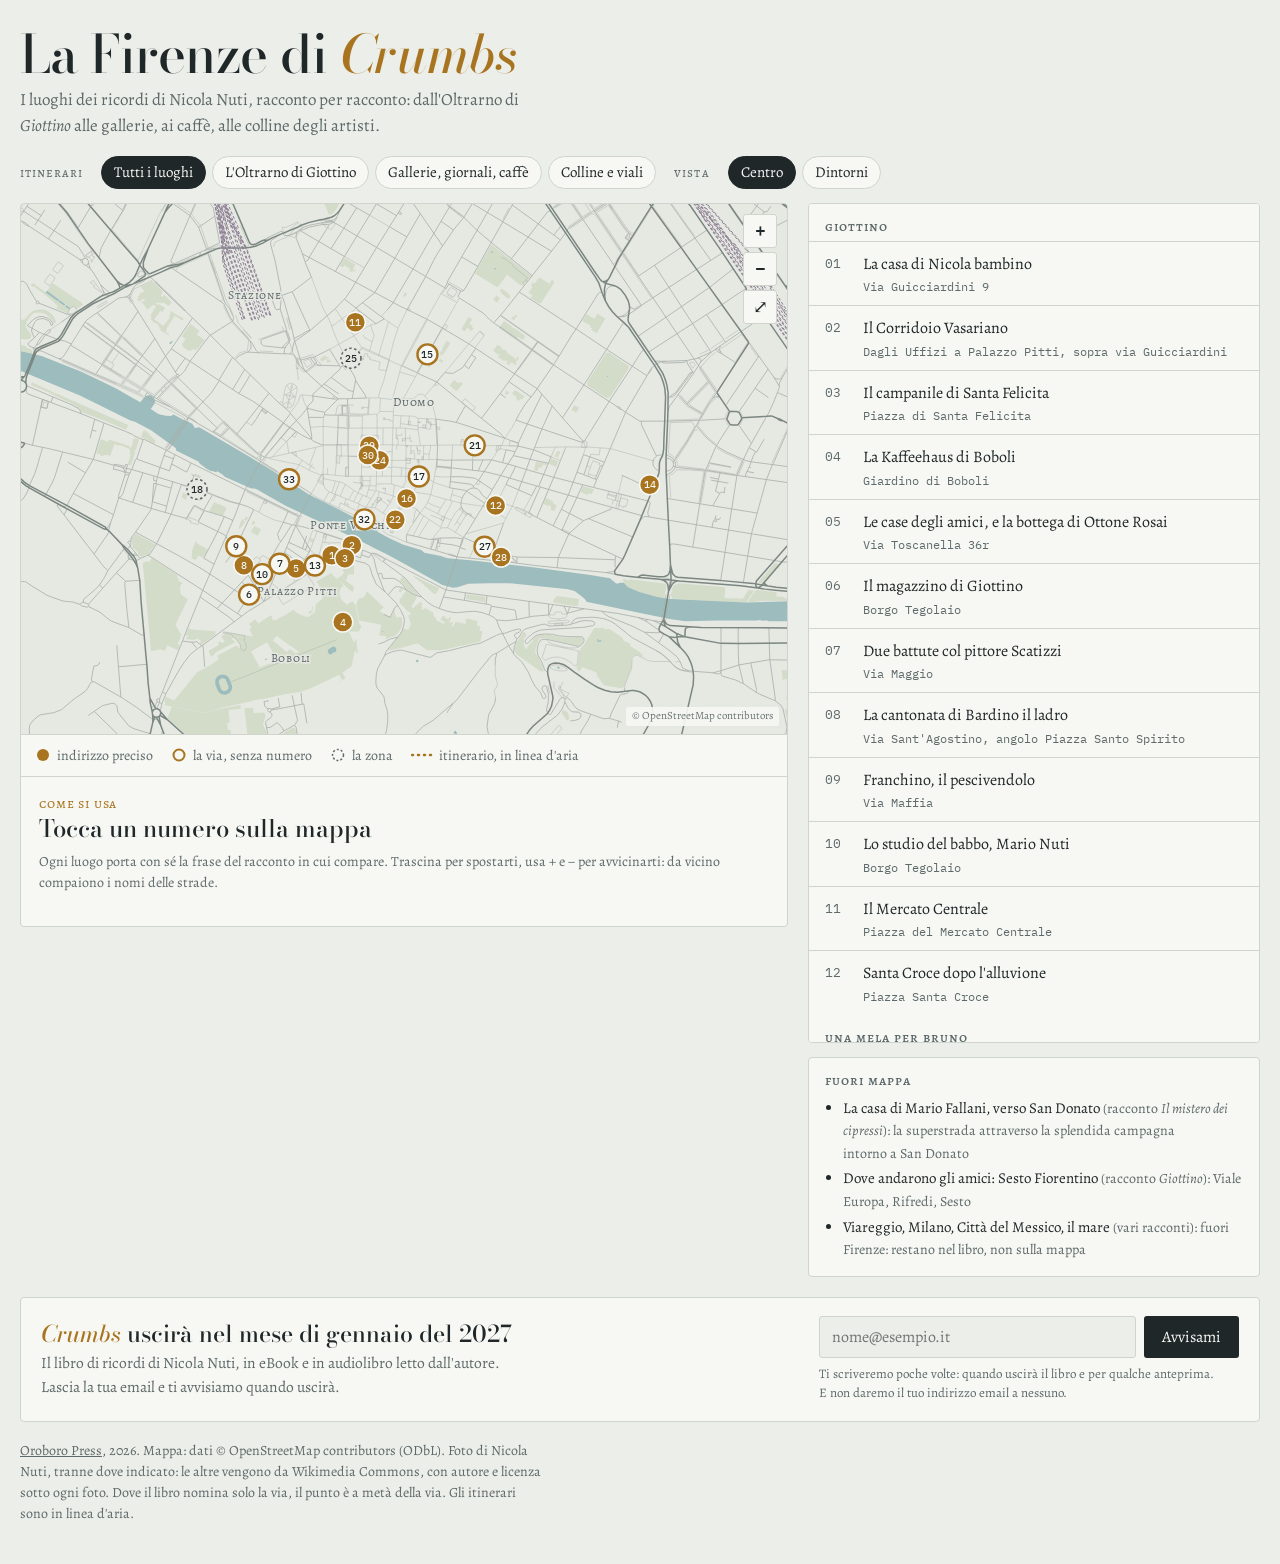
<file: docs/crumbs/mappa/index.html>
<!doctype html>
<html lang="it">
<head>
<meta charset="utf-8">
<meta name="viewport" content="width=device-width, initial-scale=1, viewport-fit=cover">
<meta name="robots" content="noindex, nofollow">
<meta name="description" content="I luoghi di Crumbs di Nicola Nuti sulla mappa di Firenze. Con le frasi del libro e le foto di come sono oggi.">
<link rel="icon" href="/favicon.ico">
<link rel="apple-touch-icon" href="/apple-touch-icon.png">
<style>html,body{margin:0}img{max-width:100%}[hidden]{display:none!important}</style>
<title>La Firenze di Crumbs</title>
<link rel="preconnect" href="https://fonts.googleapis.com">
<link rel="preconnect" href="https://fonts.gstatic.com" crossorigin>
<link rel="stylesheet" href="https://fonts.googleapis.com/css2?family=Bodoni+Moda:ital,opsz,wght@0,6..96,500;0,6..96,700;1,6..96,500&family=Alegreya:ital,wght@0,400;0,500;1,400&family=Alegreya+SC:wght@500&family=IBM+Plex+Mono:wght@400;500&display=swap">
<style>
/* Layout: map as the main sheet, a ledger of places beside it (stacked on phones). Pietra serena greys, the ocher of Oltrarno walls, the Arno in grey-green. */
:root{
  --bg:#eceee9; --paper:#f7f8f4; --ink:#202729; --muted:#5d696a; --line:#cfd4cd;
  --ocra:#a8741f; --ocra-soft:#e7d3ac; --arno:#9dbcbd; --wall:#a3aba5; --land:#e6e8e2; --park:#d3dcc9; --hot:#e0362a; --hot-ink:#111111; --ask:#1f5fd6; --ask-ink:#ffffff; --street:#a7afa9; --major:#7c8782; --rail:#8c7f94;
  --f-display:"Bodoni Moda","Didot","Bodoni 72",Georgia,serif;
  --f-body:"Alegreya",Georgia,"Times New Roman",serif;
  --f-sc:"Alegreya SC","Alegreya",Georgia,serif;
  --f-mono:"IBM Plex Mono",ui-monospace,Menlo,Consolas,monospace;
}
@media (prefers-color-scheme: dark){:root:not([data-theme="light"]){
  --bg:#151a1b; --paper:#1d2425; --ink:#e5e8e3; --muted:#9aa6a5; --line:#323c3d;
  --ocra:#dba94e; --ocra-soft:#4a3a1c; --arno:#2f5153; --wall:#4d595a; --land:#1a2021; --park:#1f2b22; --hot:#ff4f3f; --hot-ink:#111111; --ask:#6b9dff; --ask-ink:#0b1420; --street:#3c4748; --major:#5d6a6b; --rail:#5f5468; color-scheme:dark}}
:root[data-theme="dark"]{
  --bg:#151a1b; --paper:#1d2425; --ink:#e5e8e3; --muted:#9aa6a5; --line:#323c3d;
  --ocra:#dba94e; --ocra-soft:#4a3a1c; --arno:#2f5153; --wall:#4d595a; --land:#1a2021; --park:#1f2b22; --hot:#ff4f3f; --hot-ink:#111111; --ask:#6b9dff; --ask-ink:#0b1420; --street:#3c4748; --major:#5d6a6b; --rail:#5f5468; color-scheme:dark}
*{box-sizing:border-box}
body{background:var(--bg);color:var(--ink);font-family:var(--f-body);font-size:17px;line-height:1.5;margin:0}
.wrap{max-width:1280px;margin:0 auto;padding-inline:20px;padding-block:28px 40px}
header{display:flex;flex-wrap:wrap;align-items:flex-end;justify-content:space-between;gap:12px 32px;margin-bottom:18px}
h1{font-family:var(--f-display);font-weight:500;font-size:clamp(2rem,4.5vw,3.3rem);line-height:1;margin:0;letter-spacing:-.01em;text-wrap:balance}
h1 em{font-style:italic;color:var(--ocra)}
.sub{color:var(--muted);margin:.4rem 0 0;max-width:60ch}
.draft{overflow-wrap:anywhere;font-family:var(--f-mono);font-size:12.5px;color:var(--muted);border:1px solid var(--line);padding:6px 10px;border-radius:3px;background:var(--paper);font-variant-numeric:tabular-nums}
.draft b{color:var(--ocra);font-weight:500}
.controls{display:flex;flex-wrap:wrap;gap:8px 18px;align-items:center;margin:0 0 14px}
.label{font-family:var(--f-sc);font-size:13px;letter-spacing:.08em;color:var(--muted);text-transform:lowercase}
.chips{display:flex;flex-wrap:wrap;gap:6px}
button.chip{font:inherit;font-size:15px;border:1px solid var(--line);background:var(--paper);color:var(--ink);padding:4px 12px;border-radius:999px;cursor:pointer}
button.chip[aria-pressed="true"]{background:var(--ink);color:var(--paper);border-color:var(--ink)}
button.chip:focus-visible,.place:focus-visible,svg .mk:focus-visible{outline:2px solid var(--ocra);outline-offset:2px}
.grid{display:grid;grid-template-columns:minmax(0,1.7fr) minmax(0,1fr);gap:20px;align-items:start}
@media (max-width:860px){.grid{grid-template-columns:minmax(0,1fr)}}
.sheet{background:var(--paper);border:1px solid var(--line);border-radius:4px;overflow:hidden;position:relative}
#map{display:block;width:100%;height:auto}
.legend svg{flex:none;display:block}
.legend{display:flex;flex-wrap:wrap;gap:6px 18px;padding:10px 14px;border-top:1px solid var(--line);font-size:14px;color:var(--muted)}
.legend span{display:inline-flex;align-items:center;gap:6px}
.detail{padding:16px 18px;border-top:1px solid var(--line);min-height:150px}
.detail .story{font-family:var(--f-sc);letter-spacing:.06em;font-size:14px;color:var(--ocra);text-transform:lowercase}
.detail h2{font-family:var(--f-display);font-weight:500;font-size:1.5rem;margin:.1rem 0 .3rem;line-height:1.15;text-wrap:balance}
.addr{font-family:var(--f-mono);font-size:13.5px;color:var(--ink)}
.addr .todo,.place .todo{color:var(--ask);font-weight:500}
.detail blockquote{margin:.6rem 0 0;font-style:italic;color:var(--ink);border-left:2px solid var(--ocra-soft);padding-left:12px;max-width:62ch}
.detail .note{font-size:14px;color:var(--muted);margin:.5rem 0 0}
.detail .body{display:grid;grid-template-columns:minmax(0,1fr);gap:14px}
.detail.has-photo .body{grid-template-columns:minmax(0,300px) minmax(0,1fr)}
@media (max-width:640px){.detail.has-photo .body{grid-template-columns:minmax(0,1fr)}}
.detail figure{margin:0}
.detail figure img{display:block;width:100%;aspect-ratio:4/3;object-fit:cover;border-radius:3px;background:var(--land)}
.detail figcaption{font-size:12px;color:var(--muted);margin-top:5px;line-height:1.35}
.detail figcaption a{color:inherit}
.detail figcaption .cap{display:block;font-style:italic;color:var(--ink);font-size:13px;margin-bottom:2px}
.detail .trial{font-family:var(--f-mono);font-size:11px;color:var(--ocra);margin-top:3px}
aside{display:flex;flex-direction:column;gap:14px;min-width:0}
.ledger{position:relative;background:var(--paper);border:1px solid var(--line);border-radius:4px;max-height:840px;overflow:auto}
.ledger h3{font-family:var(--f-sc);font-weight:500;font-size:14px;letter-spacing:.07em;text-transform:lowercase;color:var(--muted);margin:0;padding:12px 16px 4px;position:sticky;top:0;background:var(--paper)}
.place{display:grid;grid-template-columns:28px minmax(0,1fr);gap:10px;width:100%;text-align:left;font:inherit;color:inherit;background:none;border:0;border-top:1px solid var(--line);padding:9px 16px;cursor:pointer}
.place:hover{background:var(--bg)}
.place[aria-current="true"]{background:var(--ocra-soft);box-shadow:inset 4px 0 0 var(--ocra)}
.place[aria-current="true"] .n{color:var(--ink);font-weight:500}
.place .n{font-family:var(--f-mono);font-size:12.5px;color:var(--muted);padding-top:3px;font-variant-numeric:tabular-nums}
.place .t{font-size:16px;line-height:1.3}
.place .a{display:block;font-family:var(--f-mono);font-size:12px;color:var(--muted);margin-top:2px}
.place.dim{opacity:.4}
.offmap{background:var(--paper);border:1px solid var(--line);border-radius:4px;padding:12px 16px;font-size:15px}
.offmap h3{font-family:var(--f-sc);font-weight:500;font-size:14px;letter-spacing:.07em;text-transform:lowercase;color:var(--muted);margin:0 0 6px}
.offmap ul{margin:0;padding-left:18px}
.offmap li{margin:.2rem 0}
.offmap .q{color:var(--muted);font-size:14px}
svg .lm{font-family:var(--f-sc);fill:var(--muted);letter-spacing:.06em;paint-order:stroke;stroke:var(--land);stroke-width:calc(3px * var(--k,1))}
svg .land{fill:var(--land)} svg .park{fill:var(--park)} svg .water{fill:var(--arno)} svg .river{fill:none;stroke:var(--arno)}
svg .minor{fill:none;stroke:var(--street);stroke-width:.8} svg .ped{fill:none;stroke:var(--street);stroke-width:.6;stroke-opacity:.75}
svg .major{fill:none;stroke:var(--major);stroke-width:1.5} svg .rail{fill:none;stroke:var(--rail);stroke-width:1;stroke-dasharray:3 2}
svg .route{fill:none;stroke:var(--ocra);stroke-width:2.5;stroke-dasharray:1 6;stroke-linecap:round;stroke-opacity:.85}
svg .streets{display:none} svg.zoomed .streets{display:inline} svg .streets text{font-family:var(--f-body);font-style:italic;font-size:calc(12px * var(--k,1));fill:var(--muted);paint-order:stroke;stroke:var(--land);stroke-width:calc(3px * var(--k,1))}
svg .lm{font-size:calc(12px * var(--k,1))}
svg .mk.esatto circle{fill:var(--ocra);stroke:var(--paper);stroke-width:1.5} svg .mk.esatto text{fill:var(--paper)}
svg .mk.via circle{fill:var(--paper);stroke:var(--ocra);stroke-width:2.4} svg .mk.via text{fill:var(--ink)}
svg .mk.zona circle{fill:var(--land);stroke:var(--muted);stroke-width:1.6;stroke-dasharray:2.5 2.5} svg .mk.zona text{fill:var(--ink)}
svg .mk.ask circle.dot{fill:var(--ask);stroke:var(--paper);stroke-width:2} svg .mk.ask text{fill:var(--ask-ink);font-weight:700}
svg .mk.sel circle.dot{fill:var(--hot);stroke:var(--hot-ink);stroke-width:2.5;stroke-dasharray:none} svg .mk.sel text{fill:var(--hot-ink);font-weight:700}
svg .mk circle.halo{fill:var(--hot);fill-opacity:.18;stroke:var(--hot);stroke-width:2;stroke-opacity:.9;stroke-dasharray:none}
@media (prefers-reduced-motion:no-preference){svg .mk circle.halo{animation:pulse 1.6s ease-out infinite;transform-box:fill-box;transform-origin:center}}
@keyframes pulse{0%{transform:scale(.6);opacity:1}100%{transform:scale(1.4);opacity:0}}
#map{touch-action:none;cursor:grab}
#map:active{cursor:grabbing}
.zoom{position:absolute;top:10px;right:10px;display:flex;flex-direction:column;gap:4px}
.zoom button{font:500 18px/1 var(--f-mono);width:34px;height:34px;border:1px solid var(--line);background:var(--paper);color:var(--ink);border-radius:3px;cursor:pointer}
.zoom button:focus-visible{outline:2px solid var(--ocra);outline-offset:2px}
.osm{position:absolute;right:8px;bottom:8px;font-size:11px;color:var(--muted);background:var(--paper);padding:1px 6px;border-radius:2px;opacity:.9}
.mapbox{position:relative}

svg .mk{cursor:pointer}
svg .mk text{font-family:var(--f-mono);font-weight:500;pointer-events:none}
@media (prefers-reduced-motion:no-preference){svg .mk circle{transition:r .15s ease}}
.join{margin-top:20px;background:var(--paper);border:1px solid var(--line);border-radius:4px;padding:18px 20px;display:grid;grid-template-columns:minmax(0,1fr) minmax(0,420px);gap:12px 28px;align-items:center}
@media (max-width:760px){.join{grid-template-columns:minmax(0,1fr)}}
.join h2{font-family:var(--f-display);font-weight:500;font-size:1.45rem;line-height:1.15;margin:0 0 .25rem;text-wrap:balance}
.join h2 em{color:var(--ocra)}
.join p{margin:0;color:var(--muted);font-size:15.5px}
.join form{display:flex;flex-wrap:wrap;gap:8px}
.join input[type=email]{flex:1 1 200px;min-width:0;font:inherit;font-size:16px;padding:8px 12px;border:1px solid var(--line);border-radius:3px;background:var(--bg);color:var(--ink)}
.join button{font:inherit;font-size:16px;padding:8px 18px;border:0;border-radius:3px;background:var(--ink);color:var(--paper);cursor:pointer}
.join button:disabled{opacity:.6;cursor:default}
.join input:focus-visible,.join button:focus-visible{outline:2px solid var(--ocra);outline-offset:2px}
.join .msg{min-height:0;margin-top:6px;font-size:15px;color:var(--ink)}
.join .msg.err{color:var(--hot)}
.join .small{font-size:13px;margin-top:6px}
.join .l{display:block}
.join .nw{white-space:nowrap}
.reader .work{display:none!important}
html:not(.reader) .readonly{display:none!important}
footer{margin-top:18px;font-size:14px;color:var(--muted);max-width:75ch}
</style>

</head>
<body>
<div class="wrap">
  <header>
    <div>
      <h1>La Firenze di <em>Crumbs</em></h1>
      <p class="sub">I luoghi dei ricordi di Nicola Nuti, racconto per racconto: dall'Oltrarno di <i>Giottino</i> alle gallerie, ai caffè, alle colline degli artisti.</p>
    </div>
    <div class="draft work" id="stats">Bozza</div>
  </header>

  <div class="controls">
    <span class="label">itinerari</span>
    <div class="chips" id="routes"></div>
    <span class="label">vista</span>
    <div class="chips" id="views"></div>
  </div>

  <div class="grid">
    <div class="sheet">
      <div class="mapbox"><svg id="map" role="img" aria-label="Mappa di Firenze con i luoghi di Crumbs"></svg><div class="zoom"><button type="button" id="zin" aria-label="Avvicina">+</button><button type="button" id="zout" aria-label="Allontana">−</button><button type="button" id="zreset" aria-label="Vista intera">⤢</button></div><div class="osm">© OpenStreetMap contributors</div></div>
      <div class="legend">
        <span><svg width="16" height="16" viewBox="0 0 16 16"><circle cx="8" cy="8" r="6" style="fill:var(--ocra)"/></svg>indirizzo preciso</span>
        <span class="readonly"><svg width="16" height="16" viewBox="0 0 16 16"><circle cx="8" cy="8" r="5.5" style="fill:var(--paper);stroke:var(--ocra)" stroke-width="2"/></svg>la via, senza numero</span>
        <span class="work"><svg width="16" height="16" viewBox="0 0 16 16"><circle cx="8" cy="8" r="6" style="fill:var(--ask)"/></svg><b style="color:var(--ask);font-weight:500">manca il civico: da chiedere</b></span>
        <span><svg width="16" height="16" viewBox="0 0 16 16"><circle cx="8" cy="8" r="5.5" fill="none" style="stroke:var(--muted)" stroke-width="1.5" stroke-dasharray="2 2"/></svg>la zona</span>
        <span><svg width="22" height="10" viewBox="0 0 22 10"><path d="M1 5h20" style="stroke:var(--ocra)" stroke-width="2.5" stroke-dasharray="1 5" stroke-linecap="round"/></svg>itinerario, in linea d'aria</span>
      </div>
      <div class="detail" id="detail" aria-live="polite"></div>
    </div>
    <aside>
      <div class="ledger" id="ledger"></div>
      <div class="offmap work">
        <h3>da localizzare</h3>
        <ul id="todo"></ul>
      </div>
      <div class="offmap">
        <h3>fuori mappa</h3>
        <ul id="far"></ul>
      </div>
    </aside>
  </div>

  <section class="join readonly" aria-labelledby="join-h">
    <div>
      <h2 id="join-h"><em>Crumbs</em> uscirà nel mese di gennaio del 2027</h2>
      <p><span class="l">Il libro di ricordi di Nicola Nuti, <span class="nw">in eBook e in audiolibro letto dall'autore.</span></span> <span class="l">Lascia la tua email <span class="nw">e ti avvisiamo quando uscirà.</span></span></p>
    </div>
    <div>
      <form id="signup" action="https://oroboro-signup.fpugliano.workers.dev" method="post">
        <input type="hidden" name="lang" value="it"><input type="hidden" name="list" value="crumbs">
        <input type="text" name="website" tabindex="-1" autocomplete="off" aria-hidden="true" hidden>
        <label for="email" style="position:absolute;width:1px;height:1px;overflow:hidden;clip:rect(0 0 0 0)">Email</label>
        <input id="email" type="email" name="email" required autocomplete="email" placeholder="nome@esempio.it">
        <button type="submit">Avvisami</button>
      </form>
      <p class="msg" id="signup-msg" role="status" aria-live="polite"></p>
      <p class="small"><span class="l">Ti scriveremo poche volte: <span class="nw">quando uscirà il libro</span> <span class="nw">e per qualche anteprima.</span></span> <span class="l">E non daremo il tuo indirizzo email <span class="nw">a nessuno.</span></span></p>
    </div>
  </section>
  <footer class="work">Bozza di lavoro di Oroboro Press, novembre 2026. Mappa: dati © OpenStreetMap contributors (ODbL). Foto di Nicola Nuti; le altre, di prova, da Wikimedia Commons, con autore e licenza sotto ogni foto. Le vie e i monumenti sono posizionati sui dati reali; dove manca il civico, il punto è a metà della via. Gli itinerari sono in linea d'aria. I civici in blu sono da chiedere o da verificare.</footer>
  <footer class="readonly"><a href="/it/" style="color:inherit">Oroboro Press</a>, 2026. Mappa: dati © OpenStreetMap contributors (ODbL). Foto di Nicola Nuti, tranne dove indicato: le altre vengono da Wikimedia Commons, con autore e licenza sotto ogni foto. Dove il libro nomina solo la via, il punto è a metà della via. Gli itinerari <span style="white-space:nowrap">sono in linea d'aria.</span></footer>
</div>

<script>
// Due versioni: "lavoro" (con i civici da chiedere, per Francesco e Nicola) e "lettore" (per il pubblico). Sul sito il default è "lettore"; ?lavoro mostra l'altra.
const MODE_DEFAULT = "lettore";
const WORK = /[?&]lavoro\b/.test(location.search) || (MODE_DEFAULT==="lavoro" && !/[?&]lettore\b/.test(location.search));
document.documentElement.classList.toggle("reader", !WORK);
const PLACES = [
 // Giottino
 {id:"casa", s:"Giottino", t:"La casa di Nicola bambino", a:"Via Guicciardini", num:"9", lat:43.76693, lon:11.25184, p:"esatto",
  q:"nato e cresciuto in via Guicciardini appena ricostruita dopo le mine tedesche", n:"Dalle finestre si vedevano il Corridoio Vasariano e Boboli, fino al Belvedere."},
 {id:"vasari", s:"Giottino", t:"Il Corridoio Vasariano", a:"Dagli Uffizi a Palazzo Pitti, sopra via Guicciardini", num:"", lat:43.76715, lon:11.25290, p:"esatto",
  q:"dalla camera e da tutte le altre stanze potevo vedere scorrere il Corridoio Vasariano"},
 {id:"felicita", s:"Giottino", t:"Il campanile di Santa Felicita", a:"Piazza di Santa Felicita", num:"", lat:43.76675, lon:11.25215, p:"esatto",
  q:"all'imbrunire perdevo lo sguardo tra il campanile di Santa Felicita e i cipressi vicini alla Kaffeehaus"},
 {id:"kaffee", s:"Giottino", t:"La Kaffeehaus di Boboli", a:"Giardino di Boboli", num:"", lat:43.76385, lon:11.25110, p:"esatto",
  q:"nelle sere d'estate arrivavano odori di piante, terra e fiori, e i rumori degli animali notturni"},
 {id:"toscanella", s:"Giottino", t:"Le case degli amici, e la bottega di Ottone Rosai", a:"Via Toscanella", num:"36r", lat:43.76638, lon:11.24980, p:"esatto",
  q:"Dentro le povere case ingiallite di via Toscanella abitavano i miei amici e prima di loro vi aveva mangiato pane e miseria Ottone Rosai", n:"Al 36r c'era la bottega di Rosai: oggi c'è l'Osteria Toscanella."},
 {id:"tegolaio", s:"Giottino", t:"Il magazzino di Giottino", a:"Borgo Tegolaio", num:null, lat:43.76530, lon:11.24710, p:"via",
  q:"Giottino aveva il suo magazzino di cose antiche in Borgo Tegolaio"},
 {id:"maggio", s:"Giottino", t:"Due battute col pittore Scatizzi", a:"Via Maggio", num:null, lat:43.76690, lon:11.24930, p:"via",
  q:"in via Maggio capitava che mio padre scambiasse due battute con il pittore Scatizzi"},
 {id:"agostino", s:"Giottino", t:"La cantonata di Bardino il ladro", a:"Via Sant'Agostino, angolo Piazza Santo Spirito", num:"", lat:43.76652, lon:11.24680, p:"esatto",
  q:"Bardino il ladro, sempre appoggiato alla cantonata di Via Sant'Agostino, si premurava di sollecitare la mia cautela nell'attraversare la strada"},
 {id:"maffia", s:"Giottino", t:"Franchino, il pescivendolo", a:"Via Maffia", num:null, lat:43.76800, lon:11.24640, p:"via",
  q:"imboccata via Maffia, con Franchino, pescivendolo al Mercato centrale, che mi aveva soprannominato Piccolo Callahan", n:"In via Maffia c'era anche la scuola elementare di Nicola."},
 {id:"spirito", s:"Giottino", t:"Lo studio del babbo, Mario Nuti", a:"Borgo Tegolaio", num:null, lat:43.76615, lon:11.24785, p:"via",
  q:"tra le insegne al neon e i muri scrostati color ocra, dove mio padre aveva lo studio"},
 {id:"mercato", s:"Giottino", t:"Il Mercato Centrale", a:"Piazza del Mercato Centrale", num:"", lat:43.77640, lon:11.25320, p:"esatto",
  q:"Franchino, pescivendolo al Mercato centrale, appassionato di racconti e film gialli americani"},
 {id:"scroce", s:"Giottino", t:"Santa Croce dopo l'alluvione", a:"Piazza Santa Croce", num:"", lat:43.76860, lon:11.26220, p:"esatto",
  q:"si svuotò di residenti e si riempì di torpedoni turistici sempre più grandi"},
 // Una mela per Bruno
 {id:"poggianti", s:"Una mela per Bruno", t:"Il negozio del signor Poggianti, e il laboratorio di Bruno nel sottoscala", a:"Via Guicciardini", num:null, lat:43.76680, lon:11.25150, p:"via",
  q:"Il negozio era vicino, praticamente sotto casa, in via Guicciardini"},
 // Paloscia
 {id:"nazione", s:"Tu sei, un critico d'arte. Non, fai", t:"La Nazione, la sede nuova", a:"Viale Giovine Italia", num:"17", numCheck:true, lat:43.77120, lon:11.27310, p:"esatto",
  q:"la sede del quotidiano fiorentino, appena trasferitosi vicino a Piazza Beccaria"},
 {id:"ricasoli", s:"Tu sei, un critico d'arte. Non, fai", t:"La Nazione, la sede vecchia", a:"Via Ricasoli", num:null, lat:43.77620, lon:11.25850, p:"via",
  q:"quando si trovava ancora in via Ricasoli, ma il rumore delle rotative mi spaventò"},
 // Pratolini
 {id:"dugento", s:"Io e Pratolini", t:"Il Salone dei Dugento", a:"Palazzo Vecchio, Piazza della Signoria", num:"", lat:43.76935, lon:11.25600, p:"esatto",
  q:"Pratolini venne a Firenze, nel Salone dei Dugento a parlare dopo la pubblicazione del Mannello di Natascia"},
 {id:"magazzini", s:"Io e Pratolini", t:"Via dei Magazzini, la strada di Pratolini", a:"Via dei Magazzini", num:null, lat:43.76985, lon:11.25670, p:"via",
  q:"Potrei dirti di via dei Magazzini, San Frediano, ma sono solamente dei lembi che poi ho cucito insieme"},
 {id:"frediano", s:"Io e Pratolini", t:"San Frediano", a:"Borgo San Frediano", num:"", lat:43.76980, lon:11.24250, p:"zona",
  q:"sono solamente dei lembi che poi ho cucito insieme"},
 // Ritratti di me
 {id:"fedeli", s:"Ritratti di me", t:"Lo studio di Andrea Fedeli", a:"Monte Oliveto, verso viale Sanzio", num:null, lat:43.76540, lon:11.23560, p:"zona",
  q:"nel suo studio alle pendici di Monte Oliveto, in realtà una collinetta di ville e piante profumate"},
 {id:"stibbert", s:"Ritratti di me", t:"La casa di via Stibbert", a:"Via Stibbert", num:null, lat:43.79050, lon:11.25450, p:"via",
  q:"si fece accompagnare in auto fino alla salita di via Stibbert, dove al tempo abitavo, per consegnarmi il mio ritratto"},
 {id:"cacciarini", s:"Ritratti di me", t:"Lo studio di Gianni Cacciarini", a:"Borgo degli Albizi", num:null, lat:43.77125, lon:11.25960, p:"via",
  q:"al piano terra di un antico palazzo, in Borgo degli Albizi, dove era stata la tipografia del padre. C'era odore di colla di coniglio e pittura fresca"},
 // Giuro
 {id:"uffizi", s:"Giuro, non lo conoscevo!", t:"Gli Uffizi, all'ora di chiusura", a:"Piazzale degli Uffizi", num:"6", lat:43.76780, lon:11.25530, p:"esatto",
  q:"dagli Uffizi l'avevano chiamato perché un tipo straniero si era presentato all'ora di chiusura"},
 // Era mio zio
 {id:"zio", s:"Era mio zio", t:"La villetta dello zio Farulli", a:"Un cancello su via Gabriele D'Annunzio", num:null, lat:43.78150, lon:11.28700, p:"via",
  q:"una villetta raggiungibile varcando un cancello prospiciente via Gabriele D'Annunzio, la strada che portava al grazioso borgo di Settignano"},
 // La teta y la luna
 {id:"orsanmichele", s:"La teta y la luna", t:"La mostra di Siqueiros", a:"Orsanmichele, via dell'Arte della Lana", num:"", lat:43.77060, lon:11.25490, p:"esatto",
  q:"mi decisi a chiederle di uscire con la scusa di visitare la mostra di Siqueiros in Orsanmichele"},
 // Berti
 {id:"medicee", s:"Una lettera di Vinicio Berti", t:"La galleria della mostra di Smythe", a:"Vicino alle Cappelle Medicee", num:null, lat:43.77510, lon:11.25390, p:"zona",
  q:"la personale di Smythe in una galleria vicino alle Cappelle Medicee"},
 {id:"burde", s:"Una lettera di Vinicio Berti", t:"La cena da Burde", a:"Osteria da Burde, via Pistoiese", num:"154", numCheck:true, lat:43.79000, lon:11.19780, p:"esatto",
  q:"Cena che si tenne all'antica Osteria da Burde per la presentazione del libro illustrato di Pinocchio"},
 // Sake
 {id:"grazzini", s:"Un sake per Renzo Grazzini", t:"Lo studio di Renzo Grazzini", a:"Corso dei Tintori", num:null, lat:43.76730, lon:11.26050, p:"via",
  q:"invitandomi al suo studio in Corso dei Tintori per parlarne meglio"},
 {id:"jennings", s:"Un sake per Renzo Grazzini", t:"Palazzo Jennings Riccioli, la pensione di Forster", a:"Lungarno delle Grazie 1, con un altro ingresso su Corso dei Tintori", num:"", lat:43.76650, lon:11.25975, p:"esatto",
  q:"la pensione con affaccio sull'Arno e sul Piazzale Michelangelo"},
 // Camera con svista
 {id:"repubblica", s:"Camera con svista", t:"Una voce in Piazza della Repubblica", a:"Piazza della Repubblica", num:"", lat:43.77140, lon:11.25410, p:"esatto",
  q:"Piazza della Repubblica già piena di turisti, colori, sudore. Poi una voce fra tante"},
 // Strani animali
 {id:"giubbe", s:"Strani animali", t:"Le Giubbe Rosse e la targa da CURATORE", a:"Piazza della Repubblica", num:"13/14r", lat:43.77170, lon:11.25350, p:"esatto",
  q:"dopo un Negroni, andò incontro al proprietario delle Giubbe Rosse, dove avevo organizzato qualche esposizione"},
 // Cini
 {id:"carcere", s:"Mario Cini e il suo sciame di segni", t:"Il carcere di Sollicciano, dove Cini insegnava", a:"Sollicciano", num:"", lat:43.76906, lon:11.18350, p:"zona",
  q:"si alzava presto la mattina per andare in periferia, verso Scandicci, a trovare, in carcere, gruppi di detenuti", pn:"Il carcere è appena oltre il bordo ovest della mappa, a circa mezzo chilometro: il punto ne indica la direzione."},
 // Medley
 {id:"michaud", s:"Medley", t:"La galleria di Umberto Michaud", a:"Piazza del Pesce", num:null, lat:43.76850, lon:11.25380, p:"via",
  q:"nella sua piccola galleria di Piazza del Pesce, appena attraversato il Ponte Vecchio. Al piano superiore il laboratorio di cornici"},
 {id:"corsini", s:"Medley", t:"Michaud dopo l'alluvione", a:"Lungarno Corsini, un palazzo prestigioso", num:null, lat:43.77065, lon:11.24900, p:"via",
  q:"La Galleria si trasferì in un palazzo prestigioso sul lungarno Corsini, ma non fu più la stessa"},
 // Giottino, periferia
 {id:"europa", s:"Giottino", t:"Dove andarono gli amici: Viale Europa", a:"Viale Europa", num:"", lat:43.75900, lon:11.29300, p:"zona",
  q:"gradualmente i miei amici si trasferirono nelle case più nuove della periferia"},
 {id:"rifredi", s:"Giottino", t:"Dove andarono gli amici: Rifredi", a:"Rifredi", num:"", lat:43.79550, lon:11.24300, p:"zona",
  q:"Viale Europa, Rifredi, Sesto"},
];

const TODO = [
  ["Il cinema Arlecchino", "Giottino", "dall'altra parte c'era il cinema Arlecchino, con i cartoni Disney e Warner Bros sotto le feste"],
  ["La pasticceria Maioli e il giardino del fioraio Galli", "Giottino", "dalla corte sentivo rimbalzare le voci dal laboratorio della pasticceria Maioli"],
  ["La galleria L'Indiano", "Una lettera di Vinicio Berti", "fin dalle prime mostre alla storica galleria L'Indiano"],
  ["La galleria Palazzo Vecchio di Mario Bianchi", "Un sake per Renzo Grazzini", "una mostra di Renzo Grazzini alla galleria Palazzo Vecchio"],
  ["Il Centro mostre di Sergio Salvi", "Leggere", "ancora senza indirizzo nel testo"],
  ["La casa e la terrazza di Mario Cini", "Mario Cini", "In casa aveva un piccolo studio"],
];
const FAR = [
  ["La casa di Mario Fallani, verso San Donato", "Il mistero dei cipressi", "la superstrada attraverso la splendida campagna <span style=\"white-space:nowrap\">intorno a San Donato</span>"],
  ["Dove andarono gli amici: Sesto Fiorentino", "Giottino", "Viale Europa, <span style=\"white-space:nowrap\">Rifredi, Sesto</span>"],
  ["Viareggio, Milano, Città del Messico, il mare", "vari racconti", "fuori Firenze: restano nel libro, <span style=\"white-space:nowrap\">non sulla mappa</span>"],
];

// Foto di Nicola (own:true, con la sua didascalia) e foto di prova da Wikimedia Commons (licenze libere, con attribuzione), da sostituire.
const PHOTOS = {"casa": {"src": "foto/casa.jpg", "by": "Francesco Bini", "lic": "CC BY-SA 4.0", "licUrl": "https://creativecommons.org/licenses/by-sa/4.0", "page": "https://commons.wikimedia.org/wiki/File:Via_de%27_guicciardini,_gi%C3%A0_borgo_di_piazza,_lapide_con_nome.jpg"}, "vasari": {"src": "foto/vasari.jpg", "by": "Francesco Bini", "lic": "CC BY-SA 4.0", "licUrl": "https://creativecommons.org/licenses/by-sa/4.0", "page": "https://commons.wikimedia.org/wiki/File:Via_guicciadini,_veduta_sul_cavalcavia_del_corridoio_vasariano_su_via_de%27_bardi.jpg"}, "felicita": {"src": "foto/felicita.jpg", "by": "sailko", "lic": "CC BY 2.5", "licUrl": "https://creativecommons.org/licenses/by/2.5", "page": "https://commons.wikimedia.org/wiki/File:Santa_felicita_01.JPG"}, "kaffee": {"src": "foto/kaffee.jpg", "by": "sailko", "lic": "CC BY 2.5", "licUrl": "https://creativecommons.org/licenses/by/2.5", "page": "https://commons.wikimedia.org/wiki/File:Boboli,_kaffeehaus_11.JPG"}, "tegolaio": {"src": "foto/tegolaio.jpg", "own": true, "cap": "Il magazzino di Giottino, in Borgo Tegolaio."}, "agostino": {"src": "foto/agostino.jpg", "own": true, "cap": "La cantonata tra Piazza Santo Spirito e via Sant'Agostino."}, "maffia": {"src": "foto/maffia.jpg", "own": true, "cap": "Via Maffia: il cancello del giardino della mia scuola elementare."}, "spirito": {"src": "foto/spirito.jpg", "by": "Francesco Bini", "lic": "CC BY-SA 4.0", "licUrl": "https://creativecommons.org/licenses/by-sa/4.0", "page": "https://commons.wikimedia.org/wiki/File:Borgo_Tegolaio_10-12,_casa_01.jpg"}, "mercato": {"src": "foto/mercato.jpg", "by": "Sailko", "lic": "CC BY 3.0", "licUrl": "https://creativecommons.org/licenses/by/3.0", "page": "https://commons.wikimedia.org/wiki/File:Mercato_centrale_di_san_lorenzo_02.jpg"}, "scroce": {"src": "foto/scroce.jpg", "by": "Zairon", "lic": "CC BY 4.0", "licUrl": "https://creativecommons.org/licenses/by/4.0", "page": "https://commons.wikimedia.org/wiki/File:Firenze_Piazza_di_Santa_Croce_5.jpg"}, "poggianti": {"src": "foto/poggianti.jpg", "by": "Cezar Suceveanu", "lic": "CC BY-SA 4.0", "licUrl": "https://creativecommons.org/licenses/by-sa/4.0", "page": "https://commons.wikimedia.org/wiki/File:Via_de_Guicciardini_din_Florenta2.jpg"}, "nazione": {"src": "foto/nazione.jpg", "by": "Sailko", "lic": "CC BY 2.5", "licUrl": "https://creativecommons.org/licenses/by/2.5", "page": "https://commons.wikimedia.org/wiki/File:Sede_de_la_nazione,_firenze.JPG"}, "ricasoli": {"src": "foto/ricasoli.jpg", "by": "Txllxt TxllxT", "lic": "CC BY-SA 4.0", "licUrl": "https://creativecommons.org/licenses/by-sa/4.0", "page": "https://commons.wikimedia.org/wiki/File:Firenze_-_Piazza_di_San_Marco_-_View_SSW_through_Via_Ricasoli_towards_il_Duomo.jpg"}, "dugento": {"src": "foto/dugento.jpg", "by": "Sailko", "lic": "CC BY 3.0", "licUrl": "https://creativecommons.org/licenses/by/3.0", "page": "https://commons.wikimedia.org/wiki/File:Arazzi_di_giuseppe,_ricollocamento_temporaneo_nella_sala_dei_duecento_a_firenze,_02.JPG"}, "magazzini": {"src": "foto/magazzini.jpg", "by": "Francesco Bini", "lic": "CC BY-SA 4.0", "licUrl": "https://creativecommons.org/licenses/by-sa/4.0", "page": "https://commons.wikimedia.org/wiki/File:Via_dei_Magazzini_1,_Casa_di_Vasco_Pratolini_01.jpg"}, "frediano": {"src": "foto/frediano.jpg", "by": "Francesco Bini", "lic": "CC BY-SA 4.0", "licUrl": "https://creativecommons.org/licenses/by-sa/4.0", "page": "https://commons.wikimedia.org/wiki/File:Firenze,_Palazzo_Capponi_della_Croce_Rossa,_veduta_su_borgo_san_frediano_01.jpg"}, "fedeli": {"src": "foto/fedeli.jpg", "by": "Sailko", "lic": "CC BY 3.0", "licUrl": "https://creativecommons.org/licenses/by/3.0", "page": "https://commons.wikimedia.org/wiki/File:Monte_oliveto,_sagrestia,_vista.JPG"}, "stibbert": {"src": "foto/stibbert.jpg", "by": "Elisa.rolle", "lic": "CC BY-SA 4.0", "licUrl": "https://creativecommons.org/licenses/by-sa/4.0", "page": "https://commons.wikimedia.org/wiki/File:III_Museo_Stibbert,_Firenze,_Italy_(2).jpg"}, "cacciarini": {"src": "foto/cacciarini.jpg", "by": "Francesco Bini", "lic": "CC BY-SA 4.0", "licUrl": "https://creativecommons.org/licenses/by-sa/4.0", "page": "https://commons.wikimedia.org/wiki/File:Borgo_degli_Albizi,_veduta_da_via_del_Proconsolo_01.jpg"}, "uffizi": {"src": "foto/uffizi.jpg", "by": "Verum3414", "lic": "CC BY 4.0", "licUrl": "https://creativecommons.org/licenses/by/4.0", "page": "https://commons.wikimedia.org/wiki/File:Piazzale_degli_Uffizi_perspective_view,_Florence,_Italy,_August_2025.jpg"}, "zio": {"src": "foto/zio.jpg", "by": "Sailko", "lic": "CC BY 3.0", "licUrl": "https://creativecommons.org/licenses/by/3.0", "page": "https://commons.wikimedia.org/wiki/File:Firenze,_via_d%27annunzio_angolo_via_del_gignoro,_tabernacolo.jpg"}, "orsanmichele": {"src": "foto/orsanmichele.jpg", "by": "Freepenguin", "lic": "CC BY-SA 3.0", "licUrl": "https://creativecommons.org/licenses/by-sa/3.0", "page": "https://commons.wikimedia.org/wiki/File:Orsanmichele_911.JPG"}, "grazzini": {"src": "foto/grazzini.jpg", "own": true, "cap": "Lo studio di Renzo Grazzini in Corso dei Tintori: era all'ultimo piano, più in alto di quanto si veda qui."}, "jennings": {"src": "foto/jennings.jpg", "own": true, "cap": "L'ingresso di Palazzo Riccioli su Corso dei Tintori. L'altro è sul Lungarno delle Grazie, al numero 1."}, "repubblica": {"src": "foto/repubblica.jpg", "by": "Fred Romero from Paris, France", "lic": "CC BY 2.0", "licUrl": "https://creativecommons.org/licenses/by/2.0", "page": "https://commons.wikimedia.org/wiki/File:Firenze_-_Piazza_della_Repubblica_(40943054980).jpg"}, "giubbe": {"src": "foto/giubbe.jpg", "by": "sailko", "lic": "CC BY 2.5", "licUrl": "https://creativecommons.org/licenses/by/2.5", "page": "https://commons.wikimedia.org/wiki/File:Caff%C3%A9_giubbe_rosse.JPG"}, "carcere": {"src": "foto/carcere.jpg", "by": "Freepenguin", "lic": "CC BY-SA 3.0", "licUrl": "https://creativecommons.org/licenses/by-sa/3.0", "page": "https://commons.wikimedia.org/wiki/File:Sollicciano_Prison_(Florence)_8.JPG"}, "corsini": {"src": "foto/corsini.jpg", "by": "sailko", "lic": "CC BY 2.5", "licUrl": "https://creativecommons.org/licenses/by/2.5", "page": "https://commons.wikimedia.org/wiki/File:Lungarno_corsini,_firenze.JPG"}, "europa": {"src": "foto/europa.jpg", "by": "Anna.Massini", "lic": "CC BY 4.0", "licUrl": "https://creativecommons.org/licenses/by/4.0", "page": "https://commons.wikimedia.org/wiki/File:Firenze_-_Viale_Europa_-_Lavori_Tramvia_08_ottobre_2026_-_5.jpg"}, "rifredi": {"src": "foto/rifredi.jpg", "by": "Raf24", "lic": "CC BY-SA 3.0", "licUrl": "https://creativecommons.org/licenses/by-sa/3.0", "page": "https://commons.wikimedia.org/wiki/File:Rifredi_Train_Station_in_Florence.JPG"}, "toscanella": {"src": "foto/toscanella.jpg", "own": true, "cap": "La bottega da stipettaio di Rosai: lo sporto e il primo portone dopo lo sporto. Oggi è un ristorante."}, "maggio": {"src": "foto/maggio.jpg", "by": "Francesco Bini", "lic": "CC BY-SA 4.0", "licUrl": "https://creativecommons.org/licenses/by-sa/4.0", "page": "https://commons.wikimedia.org/wiki/File:Via_Maggio_24-26,_casa_e_palazzo_di_Bianca_Cappello,_01.jpg"}};
const ROUTES = [
  {id:"all", name:"Tutti i luoghi", ids:null},
  {id:"oltrarno", name:"L'Oltrarno di Giottino", ids:["vasari","felicita","casa","poggianti","toscanella","tegolaio","maggio","agostino","maffia","spirito","kaffee"]},
  {id:"gallerie", name:"Gallerie, giornali, caffè", ids:["michaud","uffizi","dugento","magazzini","orsanmichele","repubblica","giubbe","medicee","cacciarini","scroce","grazzini","jennings"]},
  {id:"colline", name:"Colline e viali", ids:["fedeli","corsini","stibbert","nazione","zio"]},
];
const MAP = {"views":{"centro":{"latMin":43.7595,"latMax":43.7815,"lonMin":11.234,"lonMax":11.278,"W":1000,"H":692,"s":31472.875644544358,"layers":{"water":"M314.0 723.8L316.9 727.7L316.3 728.9L315.1 728.6L313.1 726.1L313.0 724.3L314.0 723.8ZM517.0 594.7L516.4 595.6L515.2 596.2L515.2 597.0L516.7 598.2L518.4 597.9L518.9 596.3L517.0 594.7ZM564.4 689.7L566.7 687.2L569.6 690.8L567.0 692.9L564.4 689.7ZM619.4 83.4L619.8 83.9L619.7 85.2L618.1 85.4L617.7 83.8L619.4 83.4ZM613.1 61.9L612.8 62.5L613.3 63.1L614.5 63.7L615.7 63.4L618.5 64.6L614.8 62.0L613.1 61.9ZM197.5 178.8L194.2 180.5L193.7 181.4L194.0 182.4L195.4 182.8L196.3 182.3L196.6 180.4L198.3 180.1L197.5 178.8ZM-503.8 -34.9L-466.5 -10.7L-460.6 -8.7L-451.4 -0.1L-449.4 2.7L-448.2 7.8L-430.3 20.6L-424.4 20.7L-417.7 24.2L-412.8 28.0L-404.5 33.1L-387.0 41.1L-368.8 51.3L-359.7 55.4L-288.9 92.0L-199.0 134.0L-103.8 174.5L76.9 250.0L142.2 282.2L149.4 284.7L169.7 295.4L201.9 318.5L202.4 321.8L231.4 336.2L240.4 329.2L235.2 317.0L241.5 318.0L253.3 341.6L256.0 348.5L263.2 353.3L266.5 356.4L299.6 371.1L306.4 371.8L344.2 393.3L466.1 450.8L550.0 497.3L563.6 501.0L569.6 500.2L583.9 495.8L610.4 495.0L637.5 495.0L651.4 494.2L674.8 495.8L699.2 498.4L710.4 500.5L720.2 504.0L723.5 505.8L733.7 513.5L737.1 517.0L738.0 519.1L814.5 535.3L846.7 541.6L867.3 544.6L908.5 543.7L961.5 543.7L961.5 543.1L972.0 544.0L972.3 542.9L975.6 544.7L1027.4 544.2L1092.2 536.3L1201.2 516.0L1297.3 496.3L1327.9 492.3L1356.0 494.4L1388.4 502.1L1393.7 477.0L1362.3 467.5L1353.3 466.5L1327.6 468.4L1296.1 474.7L1252.8 480.9L1236.6 482.1L1203.7 487.6L1158.2 498.2L1136.9 502.2L1050.7 516.4L1025.9 518.4L992.0 518.7L946.8 520.2L889.4 517.7L843.0 515.1L829.5 512.8L807.3 506.4L792.4 500.3L786.6 494.5L782.0 494.4L779.1 495.5L776.8 495.5L768.7 488.6L743.2 484.4L663.1 473.6L586.4 464.9L556.6 462.4L548.0 459.5L526.5 455.2L522.3 451.6L498.4 444.4L480.7 436.3L466.4 428.5L460.0 422.2L415.1 398.6L375.9 379.1L335.3 352.9L298.8 330.3L232.7 291.4L226.8 292.4L223.6 286.8L212.0 281.7L198.9 274.6L195.8 276.7L188.9 276.5L179.2 274.1L166.4 265.6L169.9 260.2L166.3 258.5L159.4 259.6L155.0 258.4L122.4 239.8L79.6 219.2L27.0 198.4L-2.7 191.5L-100.7 155.5L-182.1 122.1L-244.8 93.1L-339.3 41.1L-342.6 40.0L-378.5 21.7L-395.1 11.4L-402.5 5.4L-415.5 -1.8L-420.6 -3.6L-468.9 -29.7L-509.1 -54.4L-508.6 -38.8L-503.8 -34.9ZM471.5 557.6L471.4 558.5L472.8 558.7L472.9 557.7L471.5 557.6ZM32.0 115.5L34.0 113.1L49.7 124.9L48.1 126.8L32.0 115.5ZM50.3 125.3L48.7 127.2L56.4 132.9L57.9 131.1L50.3 125.3ZM57.2 133.5L59.2 132.0L64.5 136.0L63.1 137.8L57.2 133.5ZM608.3 389.4L608.4 389.0L607.9 388.8L607.7 389.3L608.3 389.4ZM754.2 570.2L753.0 568.0L752.4 567.9L751.9 568.6L752.2 570.2L753.8 571.6L756.8 571.4L757.9 569.9L757.0 569.3L754.2 570.2ZM664.9 588.0L665.4 587.5L665.0 587.0L664.4 587.5L664.9 588.0ZM764.6 224.9L765.2 225.8L766.2 225.2L765.6 224.3L764.6 224.9ZM701.8 604.1L700.1 604.3L699.7 605.2L700.3 606.1L702.0 606.5L703.0 605.9L703.0 604.8L701.8 604.1ZM235.2 317.0L241.5 318.0L253.3 341.6L256.0 348.5L255.5 350.0L253.3 349.8L249.3 348.2L249.0 349.0L242.3 345.7L233.5 339.0L231.4 336.2L240.4 329.2L235.2 317.0ZM329.0 591.0L330.0 590.8L329.8 589.8L328.8 590.1L329.0 591.0ZM318.6 593.7L319.3 593.2L320.5 593.8L321.8 593.4L322.2 593.8L321.7 594.7L320.7 594.3L319.1 595.6L318.3 595.0L318.6 593.7ZM263.2 635.2L265.6 635.8L268.8 634.7L270.4 632.9L270.8 629.5L266.9 620.4L264.7 619.2L262.4 619.0L259.9 620.1L258.0 623.8L261.3 633.4L263.2 635.2ZM275.4 628.6L275.5 631.8L274.8 634.8L271.6 638.6L267.0 640.5L261.7 639.8L258.4 637.7L256.3 634.3L253.5 626.6L253.7 621.0L255.7 617.5L258.8 615.2L262.6 614.2L266.3 614.7L269.1 616.2L271.5 618.7L275.4 628.6ZM400.4 584.5L400.4 582.8L401.1 581.4L407.2 577.6L410.1 578.4L411.7 581.1L411.2 584.0L409.9 584.8L407.8 585.3L405.1 587.8L403.4 587.9L402.0 587.1L400.4 584.5ZM405.6 582.0L406.7 582.2L406.7 582.9L405.8 582.9L405.6 582.0ZM393.8 -26.8L394.4 -25.6L393.7 -21.8L394.2 -20.4L398.5 -15.7L402.4 -14.3L404.0 -14.6L407.8 -16.4L409.1 -18.1L410.0 -21.2L410.1 -25.3L408.5 -32.4L405.3 -37.9L401.2 -41.4L398.2 -42.0L396.5 -41.7L394.2 -40.7L391.7 -38.3L390.8 -34.0L391.0 -30.2L391.3 -29.0L393.8 -26.8ZM402.3 -23.8L403.0 -21.6L402.3 -21.4L401.6 -23.6L402.3 -23.8ZM398.7 -34.8L399.4 -32.6L398.8 -32.4L398.1 -34.6L398.7 -34.8ZM401.1 -27.9L400.8 -28.9L399.9 -28.6L400.1 -27.7L401.1 -27.9Z","park":"M394.4 514.2L384.5 522.9L384.3 528.4L383.4 533.3L375.4 538.6L366.3 538.4L358.0 533.7L355.6 529.9L331.6 544.0L335.1 551.8L305.2 568.2L302.8 563.8L301.7 564.5L266.1 558.4L265.7 561.1L275.0 562.7L275.0 564.0L276.2 565.7L278.9 566.5L285.9 575.3L285.4 577.1L285.9 579.1L284.2 580.2L281.8 575.9L255.9 589.6L258.3 594.2L247.3 601.7L229.7 611.4L200.0 648.0L188.7 643.3L187.0 648.3L188.1 650.6L187.6 654.2L240.7 664.0L264.6 656.9L299.6 649.5L299.5 648.7L314.1 645.8L314.2 646.4L343.1 640.4L366.5 636.3L375.9 632.9L399.8 622.1L405.7 630.5L423.5 618.7L419.4 611.8L431.5 603.4L435.6 583.1L436.8 582.9L437.5 586.0L439.5 585.8L437.7 568.6L435.9 568.7L435.9 571.7L434.4 571.7L427.5 557.9L441.1 558.0L444.4 550.9L441.8 547.8L436.5 523.8L430.1 514.9L432.0 507.0L421.2 498.2L416.0 492.4L408.8 486.3L404.5 481.8L386.0 492.7L390.7 501.9L387.9 503.7L394.4 514.2ZM-98.0 156.5L-93.9 150.7L-92.1 149.0L-92.9 148.5L-98.2 146.4L-100.3 152.0L-102.4 156.0L-182.1 122.1L-244.8 93.1L-339.3 41.1L-342.6 40.0L-350.9 35.7L-349.4 33.0L-350.3 32.4L-351.8 35.2L-378.5 21.7L-395.1 11.4L-402.5 5.4L-415.5 -1.8L-420.6 -3.6L-468.9 -29.7L-523.9 -63.1L-577.9 -99.2L-601.7 -112.3L-611.2 -120.6L-628.5 -130.3L-631.9 -133.2L-639.5 -136.6L-656.1 -145.5L-684.6 -165.4L-728.3 -197.1L-735.4 -203.3L-765.5 -223.9L-770.4 -228.7L-786.7 -237.9L-801.2 -248.3L-832.0 -263.5L-834.6 -265.6L-839.4 -266.9L-843.3 -269.4L-845.9 -271.7L-844.2 -275.0L-841.6 -278.9L-838.2 -282.5L-830.6 -285.7L-828.3 -287.3L-810.4 -290.5L-797.5 -291.8L-744.7 -292.9L-729.8 -291.6L-713.9 -288.5L-672.1 -276.4L-647.7 -268.2L-630.5 -258.3L-596.7 -240.1L-561.1 -211.0L-504.2 -166.3L-459.3 -133.6L-459.0 -132.4L-450.9 -126.4L-450.6 -125.4L-408.7 -94.4L-414.0 -86.6L-387.3 -69.2L-385.1 -72.4L-356.6 -51.4L-339.0 -39.9L-342.5 -34.1L-344.5 -26.2L-347.9 -21.2L-319.2 -1.6L-313.1 -10.6L-311.6 -10.0L-309.1 -11.4L-306.6 -9.8L-302.6 -15.7L-249.5 20.0L-204.5 46.4L-104.0 103.0L-85.0 108.6L-81.2 109.2L-73.6 108.7L-66.0 107.5L-67.9 109.5L-69.4 112.4L-68.9 115.8L-67.1 118.2L-64.0 119.5L-60.9 119.1L-57.1 124.0L-48.6 128.1L-48.2 127.3L-46.7 127.8L-21.1 139.5L7.5 153.7L6.2 157.2L5.9 159.3L6.4 161.2L12.5 169.1L13.5 171.7L12.9 174.5L11.7 176.0L6.8 176.9L-4.6 175.0L-6.7 181.8L7.0 186.0L6.7 187.2L13.8 190.1L15.2 192.9L14.5 196.2L8.0 194.0L-2.7 191.5L-98.0 156.5ZM-12.7 309.0L1.8 313.7L-0.9 316.6L-4.6 318.6L-10.2 319.4L-13.5 319.1L-12.7 309.0ZM-18.8 307.3L-19.4 317.8L-23.8 315.7L-28.2 312.6L-31.1 308.7L-31.9 306.7L-32.4 303.3L-18.8 307.3ZM149.5 430.0L175.0 444.3L167.1 456.5L156.7 460.5L152.8 457.1L152.4 454.4L147.4 449.0L145.9 449.6L145.0 447.6L145.7 445.7L144.9 439.7L143.9 437.0L149.5 430.0ZM170.6 462.4L205.0 485.0L203.5 487.5L206.0 489.1L204.9 491.2L211.1 495.1L208.2 497.1L207.6 502.7L208.7 509.6L217.7 515.8L201.5 549.5L209.4 562.3L204.6 574.3L207.4 575.5L204.9 582.6L190.7 576.0L187.9 583.3L182.0 581.3L169.8 583.7L158.9 468.8L164.3 466.0L167.1 468.1L170.6 462.4ZM761.9 556.1L761.9 583.4L755.3 592.7L751.2 611.9L752.5 616.3L760.3 627.5L765.4 629.0L785.1 632.1L787.5 628.9L796.6 605.6L797.0 602.3L796.9 592.9L797.4 591.6L798.7 590.0L803.1 588.2L807.5 589.2L812.1 591.7L811.9 590.3L810.8 587.9L809.1 586.2L804.5 582.7L794.8 576.9L795.4 574.1L786.1 569.6L785.8 567.9L784.6 566.0L768.1 554.9L765.0 554.6L761.9 556.1ZM999.6 704.4L1003.8 705.3L1007.0 706.8L1004.4 718.3L1005.5 718.7L1004.8 721.9L1008.8 724.1L1000.7 739.2L992.0 744.8L997.1 758.7L1001.8 768.3L1034.1 777.1L1038.1 768.5L1045.2 750.9L1033.4 745.3L1036.6 737.8L1049.8 741.1L1060.5 723.5L1070.5 714.0L1080.3 709.0L1092.5 700.6L1063.9 673.5L1041.7 650.4L1030.0 630.1L1013.1 607.9L993.0 608.4L994.1 621.3L1006.4 617.0L1011.4 626.6L1004.4 629.4L998.1 646.3L1005.8 645.3L1006.7 656.3L996.7 660.7L1003.0 681.3L999.6 704.4ZM855.4 496.5L858.9 495.0L919.2 500.2L918.2 514.2L942.1 515.1L949.5 503.5L957.0 504.7L946.4 520.2L889.4 517.7L850.0 515.3L847.9 509.0L848.6 509.1L849.9 501.4L852.5 497.4L855.4 496.5ZM763.8 194.3L767.2 193.9L792.8 211.2L793.2 214.5L768.8 252.1L764.5 253.1L739.4 236.9L739.1 232.8L763.8 194.3ZM551.4 581.7L542.0 582.4L529.8 582.5L517.6 573.5L497.9 578.8L478.8 583.0L499.8 554.1L505.7 556.1L508.9 548.2L505.3 537.3L509.0 534.8L507.0 531.8L505.6 532.7L493.6 519.9L495.1 518.5L493.6 516.9L498.4 511.5L497.7 511.1L503.0 504.8L516.9 513.0L515.6 514.8L516.1 515.2L511.6 521.3L512.2 521.7L509.4 525.0L511.9 527.8L516.0 523.2L516.7 523.7L520.9 519.2L524.3 522.2L522.2 524.5L524.1 526.3L522.4 528.5L524.6 530.3L526.0 527.9L526.8 528.5L527.7 527.2L538.8 533.8L537.6 536.5L539.6 537.7L539.4 539.5L542.2 540.9L541.4 542.9L552.0 548.3L553.0 545.9L547.7 542.6L550.1 537.7L554.0 538.8L553.6 540.6L558.2 541.7L559.0 539.1L561.1 539.7L560.4 541.6L560.8 541.7L558.9 546.2L560.7 546.8L561.5 545.3L564.1 546.2L562.3 550.9L564.2 551.7L551.4 581.7ZM693.0 99.0L696.5 101.8L678.4 129.9L677.0 129.1L676.4 130.1L665.2 122.8L667.7 119.1L662.5 115.5L667.7 108.1L665.7 106.7L668.6 102.2L670.7 103.8L676.5 95.6L689.8 104.0L693.0 99.0ZM672.3 336.0L686.9 339.0L685.9 341.6L684.3 341.1L684.5 340.4L683.5 340.1L683.4 340.7L681.2 340.0L679.5 344.5L676.0 343.3L674.5 348.4L669.3 347.1L672.3 336.0ZM219.2 158.8L209.7 172.5L214.8 176.1L209.8 183.6L211.5 184.9L210.6 186.3L219.8 192.2L221.2 190.5L222.8 191.6L223.2 190.4L225.0 189.4L226.2 189.8L227.3 191.2L229.9 187.8L231.1 188.6L239.8 177.4L229.1 170.4L233.0 165.7L220.9 156.4L219.2 158.8ZM176.0 133.4L169.0 145.7L170.1 146.5L169.1 147.7L170.5 148.8L169.7 151.0L175.2 156.0L176.1 155.1L179.9 158.3L179.0 159.3L182.7 162.6L180.8 164.1L181.7 165.2L182.6 164.5L186.1 168.2L186.7 167.5L192.7 171.8L193.8 170.4L188.8 166.9L190.6 163.8L189.5 163.0L200.5 145.8L204.7 148.0L210.9 152.3L212.2 149.5L195.2 139.9L194.3 140.9L196.2 142.2L192.7 146.4L194.6 147.9L185.7 159.4L174.0 150.3L182.4 139.5L184.4 140.9L188.1 135.8L179.4 130.4L178.6 131.8L176.0 130.2L177.1 128.1L180.0 129.7L181.1 128.0L184.5 130.1L185.4 128.3L193.0 133.0L196.7 128.1L186.4 118.1L184.4 121.5L182.1 119.8L184.4 116.5L184.0 115.8L184.9 114.9L183.6 113.6L184.2 112.9L171.7 100.9L156.5 107.5L158.2 111.4L159.2 111.0L160.6 114.6L154.6 116.9L155.7 118.2L152.5 120.7L153.4 122.7L151.4 124.3L153.9 127.7L160.1 123.4L162.3 124.8L156.6 129.0L157.2 129.7L158.2 129.0L165.7 138.2L168.6 133.7L170.1 134.6L171.5 131.9L172.3 132.5L173.0 131.3L176.0 133.4ZM-81.2 288.5L-96.2 287.7L-122.3 290.6L-121.9 295.2L-138.2 301.8L-148.7 305.3L-162.6 305.9L-168.4 307.1L-174.6 332.1L-179.4 330.8L-181.7 332.5L-187.2 341.9L-192.0 337.7L-204.2 332.2L-205.3 333.6L-204.9 335.8L-209.2 340.7L-206.9 342.7L-209.8 350.2L-182.8 366.3L-152.0 386.9L-147.3 388.5L-142.1 389.2L-125.5 380.1L-121.0 376.2L-114.0 368.0L-105.4 355.4L-93.5 339.5L-94.0 333.2L-98.6 320.8L-98.3 315.1L-96.8 312.8L-94.5 311.0L-91.3 310.4L-88.1 310.7L-88.2 308.5L-83.2 308.7L-80.2 309.6L-69.3 316.8L-56.2 323.8L-53.1 333.3L-48.5 333.6L-43.6 326.4L-43.2 315.0L-44.8 311.7L-58.2 304.4L-57.4 302.1L-60.3 300.6L-61.0 298.5L-60.7 295.1L-76.3 290.9L-81.0 290.6L-81.2 288.5ZM513.3 485.4L512.2 486.1L526.7 497.2L526.2 498.1L540.3 509.6L543.7 505.4L545.8 501.5L513.3 485.4ZM699.9 511.6L694.8 517.0L694.5 519.4L696.5 520.7L727.0 525.0L728.2 515.5L699.9 511.6ZM785.4 489.4L786.6 494.5L792.4 500.3L807.3 506.4L818.5 509.8L829.5 512.8L843.0 515.1L840.8 512.2L840.0 512.0L842.2 499.4L842.0 497.6L841.0 495.8L821.7 493.0L793.9 489.8L793.4 491.5L792.3 491.7L791.0 490.4L785.4 489.4ZM581.8 509.4L580.8 515.5L605.7 519.4L606.4 512.8L581.8 509.4ZM218.6 553.3L214.8 563.2L218.4 563.2L218.3 565.4L216.3 565.3L216.0 568.0L225.7 568.7L230.7 567.5L235.3 570.4L233.2 573.3L236.4 575.3L254.2 561.7L253.2 557.7L221.9 555.3L218.6 553.3ZM732.5 152.6L743.7 158.7L742.6 160.5L745.5 162.3L744.2 164.3L751.3 168.6L762.9 149.5L752.4 143.1L748.3 149.9L738.2 143.7L732.5 152.6ZM681.6 391.3L687.8 394.2L688.4 392.9L692.2 394.8L691.5 396.1L692.1 396.4L691.1 399.1L695.6 401.2L699.3 394.0L697.6 393.3L698.1 392.4L693.6 390.1L694.4 388.0L684.8 383.4L681.6 391.3ZM14.2 140.7L9.8 144.6L6.2 149.0L3.1 151.4L7.5 153.7L10.6 148.4L14.2 144.3L16.2 142.9L18.5 142.0L23.7 141.6L29.2 142.6L32.3 143.9L37.4 148.2L40.6 152.0L42.9 156.1L45.8 154.4L44.9 151.0L41.3 144.8L36.5 140.6L33.8 139.2L30.8 138.1L23.3 137.6L17.4 139.1L14.2 140.7ZM701.1 335.9L692.0 332.1L689.1 339.2L698.3 342.8L701.1 335.9ZM80.9 131.6L77.9 128.0L41.4 103.5L34.0 113.1L64.5 136.0L69.0 133.2L72.2 137.0L80.9 131.6ZM656.1 575.4L656.7 567.8L655.7 567.3L660.1 563.2L656.8 557.5L647.4 571.3L644.5 579.8L644.1 584.4L647.7 588.7L679.1 610.4L682.7 608.8L676.0 592.5L671.3 585.8L671.5 580.0L676.1 567.6L668.5 569.4L660.9 577.8L660.4 580.5L659.3 580.8L658.2 579.7L656.1 575.4ZM725.2 603.5L726.1 608.4L728.7 610.3L732.8 604.8L745.5 609.1L751.2 611.9L755.3 592.7L761.9 583.4L761.9 553.7L748.4 553.3L734.7 575.2L728.7 583.2L727.0 601.7L725.2 603.5ZM399.8 622.1L415.0 614.3L419.1 621.1L405.7 630.5L399.8 622.1ZM305.2 568.2L298.1 555.3L301.1 552.9L297.6 548.1L305.5 541.9L309.9 547.7L322.9 538.8L325.8 537.0L326.7 537.2L327.9 539.2L327.1 539.7L329.3 543.5L330.7 542.9L331.6 544.0L335.1 551.8L305.2 568.2ZM432.9 506.7L434.8 500.0L416.3 485.9L413.0 489.6L432.9 506.7ZM417.4 501.8L420.1 498.3L421.2 498.2L432.0 507.0L430.1 514.9L432.6 518.4L425.0 523.2L423.4 521.0L420.7 519.2L418.4 516.5L416.7 512.8L415.9 509.7L416.3 504.9L417.4 501.8ZM363.2 584.8L358.1 586.3L350.7 581.0L347.3 585.1L328.7 569.8L333.6 564.0L363.2 584.8ZM334.8 595.8L311.6 604.9L300.2 584.0L321.2 572.1L334.8 595.8ZM-30.8 474.5L-33.3 481.9L-46.3 476.7L-46.7 469.5L-30.8 474.5ZM495.3 501.6L492.5 505.2L495.3 507.3L499.1 502.9L495.3 501.6ZM156.5 303.8L160.2 295.2L163.9 296.9L175.8 309.5L174.1 312.5L156.5 303.8ZM139.2 340.1L143.6 341.4L148.9 324.2L147.5 323.8L148.3 321.3L149.6 321.8L154.1 307.5L147.5 305.4L145.8 310.4L146.4 310.6L144.9 315.6L144.5 315.5L143.8 318.0L141.1 317.2L141.4 316.0L129.5 312.0L128.7 314.5L140.0 318.9L142.2 321.2L142.7 322.3L142.0 325.9L143.2 327.7L139.2 340.1ZM12.6 236.3L34.0 245.2L69.0 261.9L76.0 266.9L79.1 271.4L109.4 282.8L137.2 294.6L139.8 288.6L43.1 246.0L14.1 232.6L12.6 236.3ZM45.8 136.2L48.2 133.1L30.5 117.9L16.0 106.9L14.6 108.2L12.8 105.7L15.8 103.5L63.1 137.8L60.7 142.6L45.8 136.2ZM98.1 325.2L103.4 326.6L102.9 328.1L107.1 329.2L107.4 327.8L112.0 327.3L116.6 328.7L121.8 313.2L128.4 315.4L129.5 312.0L114.6 307.5L113.7 310.4L103.9 307.0L98.1 325.2ZM-51.5 269.4L-51.1 272.4L-44.8 271.8L-45.1 268.8L-51.5 269.4ZM375.1 533.0L380.1 530.1L381.0 531.9L376.4 535.1L375.1 533.0ZM379.0 526.9L380.6 525.8L381.2 526.7L381.0 529.8L379.0 526.9ZM232.1 705.7L229.7 705.8L191.1 671.6L196.8 656.3L240.6 664.5L259.1 659.1L286.4 654.0L286.7 658.9L270.9 660.3L272.4 676.8L269.1 677.2L269.9 686.7L273.5 686.7L275.1 704.8L296.7 702.5L291.6 658.2L302.9 657.5L303.5 664.5L317.6 663.7L319.1 667.9L315.7 679.6L319.9 688.3L320.3 701.2L316.3 703.3L311.8 703.3L307.1 705.0L296.3 711.0L291.1 713.0L271.6 717.3L261.4 718.8L256.7 718.8L248.4 717.1L242.8 715.1L235.3 710.7L235.6 709.2L234.8 707.3L232.1 705.7ZM322.1 740.3L320.7 735.7L317.7 730.1L316.1 731.0L313.1 727.8L310.9 723.3L307.3 724.8L306.2 720.3L303.5 714.6L300.2 715.7L299.7 715.0L311.3 708.2L313.8 707.6L317.4 707.6L321.3 708.5L325.6 710.3L328.4 712.4L330.6 714.9L333.3 720.4L333.9 727.4L333.1 731.3L331.5 734.4L326.4 739.5L321.3 741.9L322.1 740.3ZM564.2 551.7L566.9 545.4L580.4 548.2L580.5 541.4L584.8 541.7L595.9 544.7L595.1 550.1L599.4 551.5L598.4 556.9L602.3 557.8L599.8 571.1L551.4 581.7L564.2 551.7ZM983.4 469.1L962.7 492.9L962.4 494.2L967.6 495.2L980.7 479.7L990.1 469.8L983.8 468.5L983.4 469.1ZM959.2 504.0L948.9 518.5L950.7 519.8L967.8 517.8L1026.3 517.9L1043.8 516.4L1082.4 510.8L1082.9 506.3L1078.1 500.1L1023.5 509.0L1020.0 509.0L1019.9 514.8L1005.4 515.3L996.1 514.4L996.3 513.6L995.1 512.9L985.9 512.1L986.3 506.8L959.3 503.5L959.2 504.0ZM654.8 563.7L653.7 564.1L650.8 567.9L652.4 569.4L657.6 562.6L656.3 561.9L654.8 563.7ZM860.9 -13.6L857.3 -10.9L867.9 -4.6L868.3 -5.2L863.6 -12.0L860.9 -13.6ZM845.6 -42.2L836.9 -27.1L836.8 -24.2L838.3 -26.4L842.6 -23.7L850.4 -36.3L847.8 -40.4L847.4 -39.9L845.6 -42.2ZM626.3 111.0L625.5 112.1L625.5 113.6L628.2 117.4L634.0 122.3L636.8 123.2L638.1 122.7L638.8 121.1L638.6 120.0L635.7 116.6L629.4 111.5L626.3 111.0ZM705.5 664.1L712.2 673.4L714.5 673.7L715.3 670.7L713.8 663.8L710.5 661.3L707.0 660.5L705.5 664.1ZM498.0 486.4L502.1 489.8L520.2 511.8L512.7 509.3L504.8 504.3L499.3 496.1L493.9 491.8L498.0 486.4ZM696.6 329.2L701.0 330.9L704.2 322.7L699.4 322.7L696.6 329.2ZM378.0 435.9L376.4 440.1L380.7 441.7L382.3 437.5L378.0 435.9ZM304.8 420.2L313.3 424.6L308.9 433.0L300.1 427.9L304.8 420.2ZM303.2 413.2L305.9 414.5L304.2 417.9L303.8 417.7L303.1 419.0L300.9 417.9L303.2 413.2ZM293.3 407.5L296.6 408.9L294.6 413.7L291.3 412.3L293.3 407.5ZM288.7 411.1L290.7 411.9L290.0 413.5L292.8 414.6L291.9 416.7L290.9 416.3L289.4 419.9L289.0 419.7L288.5 420.8L287.7 420.4L286.5 423.3L285.9 423.0L285.3 424.5L283.9 423.9L284.9 421.5L284.4 421.4L288.7 411.1ZM251.8 389.3L266.0 394.8L265.8 395.3L268.4 396.4L263.9 406.7L245.4 401.5L251.8 389.3ZM211.4 377.0L210.1 377.6L211.2 377.9L209.6 383.1L214.1 384.9L213.9 386.1L215.0 386.4L217.6 378.8L211.4 377.0ZM233.1 382.6L231.9 382.1L230.8 385.3L230.1 385.1L229.8 385.9L233.5 388.1L234.5 386.3L233.7 385.8L234.7 383.7L233.1 382.6ZM646.7 243.8L655.3 249.8L655.5 249.4L657.3 250.5L653.9 255.3L651.8 253.8L649.6 257.0L645.9 254.3L647.4 252.2L640.8 247.6L644.2 242.9L646.3 244.3L646.7 243.8ZM633.8 243.7L637.3 245.6L635.2 248.8L634.7 248.3L633.9 249.2L631.5 247.5L633.8 243.7ZM622.0 183.6L628.1 187.9L627.1 189.5L629.3 190.9L630.3 189.4L635.3 193.2L634.2 194.4L640.1 197.9L639.9 198.2L645.2 201.7L644.5 202.9L645.1 203.3L648.3 199.4L650.2 200.7L645.3 207.1L646.9 208.2L645.3 210.3L641.0 207.3L640.6 208.0L639.0 206.9L636.6 210.5L634.6 209.2L635.2 208.1L634.1 207.4L633.5 208.6L632.8 208.2L635.0 205.1L634.5 204.4L629.9 204.6L623.7 200.5L622.8 201.6L622.3 201.3L624.8 196.9L622.9 195.6L622.5 196.1L616.3 191.9L622.0 183.6ZM625.4 201.3L626.7 199.1L628.3 200.1L627.1 202.3L625.4 201.3ZM584.2 147.4L589.5 150.8L585.1 156.0L589.6 159.8L588.7 161.0L590.6 162.5L587.9 165.9L582.6 161.1L579.2 166.2L574.8 163.6L584.2 147.4ZM620.6 119.4L616.3 124.6L620.8 129.0L625.1 123.3L620.6 119.4ZM630.6 152.6L625.2 159.8L647.4 175.2L648.7 173.3L654.9 177.1L658.2 172.4L643.1 161.5L642.4 162.4L641.2 161.5L641.9 160.7L630.6 152.6ZM641.4 147.0L642.9 148.0L645.7 144.3L647.6 145.7L643.8 151.2L643.1 150.7L642.4 151.5L639.6 149.6L641.4 147.0ZM555.5 178.2L560.5 181.3L554.0 192.0L549.6 189.7L555.5 178.2ZM549.8 189.8L554.0 192.0L551.1 196.8L550.6 196.4L550.2 197.0L549.4 196.5L547.6 199.1L546.8 198.7L548.2 195.7L546.5 194.8L547.2 192.1L549.3 193.0L549.9 191.6L549.2 191.2L549.8 189.8ZM547.2 201.6L551.3 205.0L549.2 207.4L545.4 204.3L547.2 201.6ZM531.6 208.5L535.1 209.9L533.6 213.3L531.2 212.4L531.7 211.2L530.7 210.8L531.6 208.5ZM565.0 229.8L570.9 234.4L572.9 232.2L574.2 233.2L574.6 232.7L576.7 234.6L569.9 243.2L568.0 244.3L559.6 237.0L565.0 229.8ZM-35.7 403.2L-44.9 441.2L-44.2 447.2L-45.2 451.9L-37.6 454.9L-40.7 464.7L-36.8 467.7L-35.7 469.3L-36.6 472.7L-30.8 474.5L-33.3 481.9L-31.0 483.4L-30.6 485.9L-29.0 486.8L-27.7 486.2L-19.9 489.3L-18.6 487.7L-14.8 474.1L-10.0 450.9L-9.9 448.6L-13.9 446.8L-12.7 440.7L-10.9 435.1L-0.3 438.2L0.0 437.0L-2.2 435.2L-0.3 429.7L-15.0 423.2L-19.3 423.7L-23.4 426.4L-29.2 433.0L-31.1 431.9L-33.1 429.2L-30.1 420.5L-24.7 417.6L-11.2 415.4L-30.1 404.8L-35.7 403.2ZM1018.0 626.4L1018.8 625.7L1020.4 626.4L1020.6 627.8L1020.0 628.7L1019.0 628.9L1017.7 628.0L1018.0 626.4ZM698.5 603.7L698.2 605.6L695.3 604.0L698.5 603.7ZM704.7 604.8L704.4 606.8L707.5 606.3L704.7 604.8ZM701.7 603.5L699.9 603.8L699.4 604.3L699.2 605.2L700.0 606.5L701.8 606.9L703.3 606.2L703.3 604.4L701.7 603.5ZM695.2 602.2L693.3 603.1L694.9 603.1L695.2 602.2ZM696.3 602.0L696.5 602.7L697.5 602.7L697.5 601.8L696.3 602.0ZM698.7 601.9L698.7 602.6L700.8 602.1L698.7 601.9ZM705.4 603.1L705.0 603.9L703.1 602.6L705.4 603.1ZM708.3 604.5L707.9 605.1L706.0 604.3L706.5 603.5L708.3 604.5ZM709.2 605.0L708.8 605.6L710.5 606.3L710.6 605.9L709.2 605.0ZM733.5 368.3L730.1 375.5L739.1 379.8L740.4 377.9L745.2 378.3L748.0 372.4L743.4 371.4L743.6 370.7L733.5 368.3ZM394.5 -4.0L402.2 14.5L405.6 13.2L408.3 11.2L413.0 4.2L415.0 0.0L417.3 -10.3L417.6 -16.0L416.9 -21.4L402.0 -69.1L400.4 -69.6L392.3 -69.6L391.9 -62.7L379.3 -62.6L379.3 -58.9L382.7 -43.1L377.8 -42.1L389.9 -2.5L394.5 -4.0ZM228.3 440.2L230.4 441.1L229.5 442.9L244.0 450.9L237.7 461.4L231.5 458.8L227.9 464.6L222.6 462.1L223.4 451.7L228.3 440.2ZM501.1 115.3L503.8 116.8L501.5 121.3L498.7 119.8L501.1 115.3ZM369.6 538.4L369.6 537.3L365.7 536.8L358.0 532.2L356.2 529.5L355.6 529.9L358.0 533.7L366.3 538.4L369.6 538.4ZM390.2 202.5L392.9 205.8L397.2 202.3L398.7 204.1L399.8 207.6L404.2 205.6L404.7 206.8L405.3 206.5L403.4 203.1L402.5 203.7L401.9 202.6L400.1 203.5L399.4 202.0L402.0 200.7L400.9 198.9L398.6 200.3L397.2 197.7L395.4 198.1L390.2 202.5ZM419.6 82.3L420.2 83.0L422.0 80.1L429.8 84.5L428.5 87.0L432.2 89.2L433.4 86.9L435.8 88.2L436.8 86.5L433.4 84.4L436.5 79.0L422.2 70.4L416.2 80.5L419.6 82.3ZM592.5 90.8L621.8 108.8L634.7 92.5L651.9 106.2L653.1 105.7L655.4 107.0L665.7 94.3L614.0 52.4L592.5 90.8ZM668.0 569.4L667.5 568.1L669.7 565.8L677.0 562.6L680.6 562.1L688.3 562.4L704.9 565.8L729.6 565.5L732.4 566.5L733.5 567.8L733.6 568.8L732.2 573.8L731.4 574.9L728.1 576.1L725.7 576.0L707.1 572.2L683.2 566.4L676.7 567.2L668.0 569.4ZM718.6 268.6L722.3 262.4L728.5 266.1L724.7 272.3L718.6 268.6ZM1058.1 138.3L1043.6 129.0L1041.7 131.9L1023.3 119.7L1025.1 117.0L1018.6 112.4L1017.5 114.3L1017.5 116.2L1014.7 120.0L1015.6 125.5L1017.4 127.5L1050.9 148.9L1058.1 138.3ZM265.4 562.0L261.0 563.8L266.0 570.9L261.8 573.3L259.7 570.6L257.0 572.7L258.7 575.1L244.7 583.3L248.2 591.1L253.3 587.5L253.5 585.3L280.0 571.7L275.5 568.3L275.9 567.2L273.7 563.3L265.4 562.0ZM417.5 487.0L424.3 491.2L427.3 483.2L434.7 483.5L434.7 472.8L431.8 471.4L429.2 471.1L424.7 475.1L422.7 474.5L419.2 478.7L422.2 480.3L417.5 487.0ZM451.7 505.8L447.4 513.7L440.4 515.1L437.4 523.2L441.7 543.5L470.2 549.2L467.7 562.8L476.7 564.4L475.5 568.3L483.2 564.9L486.6 564.5L490.5 562.3L494.8 556.2L497.4 550.6L497.5 542.9L497.0 540.2L495.7 539.1L490.0 539.7L487.8 534.1L488.6 528.1L482.3 539.7L473.2 535.4L468.3 531.0L473.4 526.2L451.7 505.8ZM342.3 690.9L324.0 702.2L336.4 709.9L339.9 717.0L340.7 728.0L340.0 732.3L363.1 724.4L359.1 710.3L365.5 707.5L357.1 683.5L353.7 683.7L342.3 690.9Z","minor":"M14.9 314.9L28.1 255.0M108.4 285.8L78.3 273.6M28.1 255.0L8.5 247.8L7.2 245.6L6.5 241.5M165.7 458.2L237.3 504.2M267.5 434.2L266.1 432.0L233.7 416.2M142.6 446.2L138.9 450.5M259.6 126.6L264.9 130.6L273.0 147.7L276.2 153.1M835.1 548.4L825.5 543.9M837.5 328.0L833.9 327.5L830.5 328.4L828.2 330.1L826.3 332.5L825.2 335.2L824.8 338.3L825.6 341.9L827.1 344.3M842.0 348.5L845.7 348.1L848.9 346.3L851.5 342.3L851.8 339.7L851.2 337.0L848.9 334.0L846.2 332.4L841.9 331.7M569.0 460.6L637.0 467.4M577.6 435.2L584.2 425.4L602.8 394.5M554.6 503.8L555.8 500.5M573.8 446.2L569.0 460.6M647.5 460.9L638.1 459.1M545.9 528.0L554.6 503.8M647.0 468.7L645.9 466.5L643.6 463.6L638.1 459.1M688.5 522.1L608.4 511.2M554.6 503.8L484.0 467.2M637.0 467.4L647.0 468.7M1006.4 439.1L844.9 412.7M680.0 248.4L734.5 310.7L735.7 309.2M649.0 312.2L656.3 296.5L680.0 248.4M734.8 236.1L720.7 257.5M660.8 287.2L732.2 311.1L734.5 310.7M587.0 291.0L568.0 285.1M572.7 122.9L571.0 121.4L570.7 119.9L573.9 113.7M607.4 146.8L606.5 145.3L602.9 142.2L572.7 122.9M625.7 145.3L630.9 139.4L704.1 46.9M631.4 305.7L626.6 300.3L610.6 287.3M541.6 280.8L542.9 299.7M502.9 441.2L503.4 439.5M377.3 165.2L373.7 165.7L364.5 171.4M378.8 378.1L377.8 379.9M367.3 64.9L359.2 44.7M376.3 70.1L378.2 70.8M388.7 49.0L376.4 69.2L376.3 70.1M422.2 68.5L388.7 49.0M343.6 195.4L350.6 195.7M454.2 50.9L438.5 41.7M479.0 -30.5L471.6 -53.5M724.5 163.1L753.3 117.2L754.9 115.5M693.5 263.5L679.9 293.5L664.4 333.2L659.6 346.6M394.5 314.5L426.8 314.4M784.9 63.5L824.7 122.4M805.8 94.2L895.4 33.9M900.8 193.5L827.1 80.0M805.5 172.6L897.6 109.7L929.5 84.7M315.8 338.0L375.3 375.5M426.5 262.9L426.1 254.2M363.2 407.6L292.5 372.9M292.5 372.9L222.1 338.1M165.8 703.8L156.9 705.9L149.8 709.2L145.6 710.5L137.8 711.7L131.1 711.7M757.7 531.4L762.5 535.6L766.4 538.3L798.2 551.1L813.8 559.0L831.9 559.7L835.0 558.7M438.5 41.7L421.5 31.6M326.1 53.8L325.7 51.0L326.0 49.2L326.8 47.6L328.1 46.5M455.0 14.6L463.8 -0.3M519.7 -32.1L481.0 29.7M481.0 29.7L503.7 43.0M552.9 109.4L551.3 108.4M542.7 232.3L517.5 220.8M568.0 285.1L580.2 262.9M674.8 179.7L625.3 247.5M754.9 115.5L756.9 115.3L758.5 115.9M675.2 180.0L674.8 179.7M764.4 189.8L724.5 163.1M767.7 257.7L797.9 211.7M797.9 211.7L817.1 224.1M432.4 253.9L436.7 229.9M279.4 203.2L299.2 223.0M844.9 412.7L820.2 408.5M505.3 -9.1L512.1 -0.6M503.7 43.0L488.0 70.8M461.8 115.6L437.3 135.7M485.4 129.3L479.0 137.4L477.5 138.5M597.0 -12.8L577.2 -24.6L559.4 -47.0L558.2 -48.9L557.8 -50.9M597.0 -12.8L608.7 -29.2L614.3 -39.3L621.4 -54.0M578.6 112.1L596.4 81.6L613.8 50.1M569.8 -13.0L562.6 -18.0L544.3 -42.3L543.0 -46.0M641.2 1.4L675.2 26.0M595.2 34.4L613.8 50.1M596.4 81.6L575.2 69.1M609.9 382.1L626.0 354.4M626.0 354.4L714.3 380.0M747.3 370.0L695.4 356.8L659.6 346.6M615.2 372.9L597.2 360.8M605.1 390.5L580.2 373.9L559.5 370.4M666.6 380.6L633.0 366.0M701.2 461.5L775.6 464.4M777.7 474.8L775.3 472.8L775.6 464.4L776.3 459.3M782.3 -54.3L748.3 -31.6L747.1 -30.0M765.4 -2.9L801.3 -27.7M686.4 -49.7L732.7 19.1M712.2 35.3L713.7 32.7L715.4 31.2L732.7 19.1M414.1 254.3L396.5 271.9M313.0 327.9L313.3 330.9L311.9 334.7L312.7 336.1M742.5 330.0L734.2 327.2M725.7 350.1L734.7 353.4M735.7 309.2L744.9 294.4M786.6 154.5L764.4 189.8M764.4 189.8L734.8 236.1M797.9 211.7L764.4 189.8M490.1 15.2L463.8 -0.3M423.7 -3.6L438.1 5.0M801.3 -27.7L837.1 -52.3M807.8 283.5L840.2 283.4M876.9 282.6L844.0 283.4M829.5 329.1L809.8 288.1L809.8 283.6M884.4 210.7L908.2 246.1M993.9 226.2L991.3 228.2L988.8 228.6L985.9 228.2L982.9 226.3M1008.7 201.3L993.9 226.2M809.8 132.3L775.2 81.5M1071.2 26.7L957.0 -58.7M979.6 -65.4L1082.7 9.6M997.3 0.6L1052.0 -75.2L1054.2 -78.9M942.3 27.2L973.4 -15.3M902.8 -29.8L905.1 -29.9L909.8 -31.4L930.3 -43.7L932.1 -46.2M900.3 73.5L842.7 -7.5L841.7 -9.0L841.5 -10.5M1001.5 108.2L1000.4 109.5L1001.3 112.2M913.0 -33.4L960.4 2.7M1010.2 -65.1L974.3 -16.6M351.7 273.4L377.8 304.0L379.1 306.9M351.7 273.4L342.6 285.6M414.1 254.3L410.1 254.7L380.8 250.7M319.4 328.4L350.7 291.8L366.9 274.7L373.6 266.6M379.1 306.9L375.8 306.2L367.0 302.0L346.3 288.5M250.4 297.8L255.6 292.0M878.7 202.4L884.4 210.7M900.8 193.5L883.0 201.2M936.8 271.7L975.2 215.5M975.6 252.7L958.0 240.5M963.2 198.4L919.7 263.1M851.9 443.7L983.4 465.3M887.0 206.4L887.6 204.1L887.0 202.6L885.1 201.4L883.0 201.2M789.1 271.8L817.1 224.1M699.9 474.8L701.2 461.5L715.0 430.5L734.1 413.4L769.9 398.3L771.0 396.0M733.2 366.5L705.9 425.8M705.4 398.4L734.1 413.4M677.6 369.6L662.6 403.6M673.2 409.1L688.6 372.8M934.5 354.2L913.2 491.5M907.5 315.6L894.2 346.0L893.1 347.4L876.8 447.9M907.5 315.6L925.4 287.7M936.4 287.8L953.5 312.5M942.9 493.9L953.4 430.4L973.0 359.5M843.9 384.4L960.9 403.4M635.6 339.4L614.5 334.0L562.2 334.3M636.8 231.9L665.9 252.0M857.7 248.8L871.3 263.4L889.9 274.1M898.2 231.3L869.0 261.3M1027.2 414.2L1012.1 411.5L1010.7 410.7L1010.4 409.0L1029.3 375.3M1026.1 301.4L1001.6 342.8M1016.5 318.2L1041.0 330.0M1038.4 2.6L1021.5 12.7M745.6 -32.1L718.7 -71.5M946.4 110.2L913.3 132.4L819.3 193.2M525.7 -45.4L527.0 -41.0M727.5 -77.6L764.6 -42.4M776.1 -63.1L761.4 -45.6M747.1 -30.0L729.7 -18.2M748.9 10.2L766.5 -1.3M504.0 137.8L528.2 94.5M511.8 84.6L486.2 128.1M577.2 -24.6L559.3 3.7M539.1 38.0L511.8 84.6M410.3 88.0L422.2 68.5M613.8 50.1L659.5 -31.1L662.4 -33.4M564.5 33.9L548.2 22.5M559.3 3.7L527.4 -38.2L526.7 -39.6L527.0 -41.0M578.0 17.4L595.2 34.4M692.5 61.7L628.9 23.2M608.7 11.1L589.1 -0.7M559.3 3.7L578.0 17.4M675.2 26.0L640.0 71.6M675.2 26.0L687.3 10.3L689.6 9.5L691.7 9.7M725.9 -15.5L714.5 -7.8M693.4 6.1L714.5 -7.8M793.1 37.4L787.5 30.1M748.0 8.7L765.4 -2.9M809.8 132.3L824.7 122.4M877.9 221.0L870.4 209.3L868.7 204.3M841.7 205.3L834.8 206.3L829.7 208.4M844.4 270.4L846.2 264.6L877.9 221.0L884.4 210.7M973.0 359.5L980.4 341.3L982.8 336.8L1004.7 286.2L1006.2 284.2L1042.6 251.4M1019.7 271.8L1007.4 266.2L1012.2 255.3M897.8 337.7L926.6 343.2M950.3 318.0L958.9 323.2L955.6 329.3L953.1 336.5M901.0 360.6L923.3 364.3M117.2 34.4L104.7 57.1L101.9 69.8M-212.0 -114.4L-68.4 -20.1L-56.3 -14.5L-42.0 -10.1L-30.2 -8.1L-17.7 -7.7M-37.0 -17.0L-23.9 -33.1M-23.9 -33.1L6.3 -13.2M132.8 8.6L103.5 -16.7M124.6 -52.0L142.2 -40.3M112.8 -32.3L132.9 -65.7L134.5 -68.0L136.4 -69.3M132.7 -75.9L90.8 -73.0L81.2 -70.9L73.3 -67.3L62.2 -60.4L55.5 -54.7L44.1 -43.3M142.2 -40.3L142.3 -36.2M121.7 -47.1L114.6 -50.0L105.7 -52.3M107.6 -23.7L108.2 -26.4M106.8 -31.1L112.8 -32.3M202.7 225.2L192.1 232.8L173.6 251.9M177.1 254.0L203.8 226.0M172.7 220.6L83.6 154.1M150.0 209.6L169.9 224.4M49.5 202.0L54.1 204.0M97.1 222.7L131.1 172.2M145.5 128.9L157.6 147.9M206.4 224.4L208.4 223.0L213.5 218.1L220.6 205.3M281.6 300.7L323.7 247.1M299.2 223.0L284.5 247.4M276.3 242.0L292.0 215.7M258.6 230.5L258.8 229.3L276.1 200.2M373.6 266.6L384.9 269.6L396.5 271.9M413.8 291.8L412.8 314.2M426.8 314.4L427.3 343.7M274.9 -56.2L270.5 -51.4L267.1 -43.9M474.2 149.9L463.4 156.2M445.7 128.8L474.2 149.9M402.9 189.6L415.9 211.3M437.3 135.7L422.3 124.3M136.6 492.4L155.0 491.2M134.8 449.5L113.4 478.5L109.0 487.4L102.4 497.4L96.9 503.0L81.8 516.0L81.3 519.8M113.4 478.5L108.4 473.9L104.7 469.2L47.3 394.2L47.3 393.0L49.2 391.8M170.1 397.4L169.7 399.1L149.5 428.3M196.0 404.8L170.1 397.4M171.4 388.6L176.9 365.2L173.2 364.6L171.4 388.6L170.1 397.4M196.0 370.9L190.2 394.4M177.0 443.4L196.0 404.8M220.7 369.5L225.7 354.5M196.6 339.3L216.2 350.0M196.6 339.3L200.8 327.2M178.0 356.3L181.4 343.8L188.1 324.1L189.1 322.4L190.3 321.7M127.5 383.6L130.6 381.7L133.0 378.0L141.2 352.6M144.6 346.6L143.5 348.1L142.5 351.4M159.0 350.7L145.7 389.5M276.7 413.2L265.5 408.0L239.2 400.2M295.6 514.8L234.8 475.6L206.6 459.5L177.0 443.4M312.9 521.8L316.9 518.8M325.1 464.3L300.7 506.5L282.5 534.5M278.0 545.4L273.6 540.7L255.8 528.2M358.6 419.6L377.5 451.4M337.0 470.7L325.1 464.3M348.9 400.9L342.4 415.4M267.2 467.9L278.1 452.6M820.2 408.5L818.4 405.3L818.2 402.3L821.3 390.6L820.6 389.1L818.3 387.6M724.5 163.1L718.6 171.8L702.2 198.8M176.9 365.2L196.0 370.9M49.5 202.0L52.9 201.2L55.9 198.3L83.6 154.1M927.7 -49.5L885.1 -36.6M970.7 36.4L962.9 21.1L970.0 10.3L960.4 2.7M1014.0 15.1L1007.6 17.3L954.6 44.6M1044.5 37.7L1015.3 84.0L1002.8 102.8L1001.6 105.6L1001.5 108.2M479.4 510.3L486.9 500.9L489.0 499.8L492.4 499.4L498.5 501.3L512.7 509.9L523.3 513.1M599.2 573.5L590.0 575.1L559.4 582.9L543.7 585.7L540.9 587.0L535.6 591.3M620.6 542.9L624.4 553.2L627.3 557.9M662.9 518.7L663.5 539.0M578.7 517.3L551.6 513.0M607.0 522.0L608.4 511.2M456.8 457.1L458.0 458.2M351.9 484.5L337.5 469.6M364.7 470.0L344.0 454.7M353.5 418.7L339.2 440.8L337.1 443.1L325.1 464.3M252.1 470.0L238.5 462.3L246.0 448.3M288.2 493.5L300.7 506.5M503.5 431.3L511.6 433.1M543.6 442.3L563.7 445.0L573.4 447.3M560.5 362.4L586.6 365.7L590.2 367.8L591.2 370.5M250.4 297.8L230.0 285.9M217.9 278.9L237.5 258.2M311.0 194.2L303.0 193.7M581.4 374.5L576.9 381.4L575.1 386.0L574.2 391.6L575.0 396.4M141.8 123.1L141.8 120.0L142.9 116.9M168.3 95.1L161.7 89.3M253.0 16.0L231.8 30.3M192.8 80.5L200.3 77.8M313.8 324.5L313.0 326.3L313.0 327.9M340.6 262.9L348.6 269.9M338.3 137.1L346.1 162.2L346.5 165.4M298.7 178.5L300.0 181.9L300.2 188.1L299.3 190.0L295.9 193.3M344.2 130.2L342.9 125.4L340.1 119.3M295.9 193.3L294.9 193.6M338.5 108.7L331.4 73.2L326.1 53.8M481.0 29.7L464.2 56.7M108.4 285.8L94.4 333.4M7.4 237.3L66.6 262.3L75.2 267.2L77.3 270.0L78.3 273.6M-75.8 317.4L-85.9 345.8L-43.1 372.8L-38.1 371.0L-35.0 371.4L-32.9 370.9L-32.2 368.9L-34.6 360.6L-34.4 359.1L-32.0 357.9L-26.7 358.6L-25.2 359.7L-24.2 362.2L-22.4 378.3L-21.5 381.1L-13.9 384.6L-0.8 387.3L0.5 386.9L2.0 385.6L7.5 377.5L10.0 371.2L10.9 367.5M54.3 323.7L43.7 357.1L42.0 361.3L31.0 381.9M68.2 377.8L120.7 405.6M61.0 336.9L84.1 350.8M159.4 307.5L151.3 331.5M153.2 333.8L181.4 343.8M127.5 383.6L120.7 405.6M141.2 352.6L136.5 353.8L135.4 354.7L127.4 380.4L127.5 383.6M190.2 394.4L171.4 388.6M188.3 402.4L190.2 394.4M196.0 404.8L209.5 365.8M250.1 379.3L238.3 399.7M237.3 504.2L288.0 538.2M308.0 325.1L271.9 291.4M371.4 218.6L368.3 213.6L365.1 203.9M364.4 201.8L357.3 179.2M379.2 95.4L371.0 76.7L370.8 75.3M688.9 536.4L694.1 523.0M688.5 522.1L688.9 536.4M613.9 525.1L645.0 530.1L647.3 542.3M529.7 150.2L550.1 162.0M691.9 214.5L668.9 248.0L658.4 261.0L650.8 273.1L646.1 282.1M172.1 671.9L170.1 671.5L151.1 657.1L130.3 643.5M19.1 744.8L11.6 742.9L6.3 740.3L4.3 738.7L-1.6 731.9M87.8 667.6L106.4 654.8L117.8 651.9L120.7 651.8L122.9 652.6L124.6 654.2L125.5 656.4L126.0 661.8L127.4 664.7L140.6 681.2L147.6 685.0L168.6 691.4M131.1 711.7L124.7 690.7L95.7 662.4M687.3 610.5L685.0 609.8L683.7 608.5L679.1 596.3L674.9 589.2L674.1 586.3L673.7 582.3L674.1 578.4L675.7 573.5L677.8 569.6L680.6 568.3L686.0 568.2L727.0 577.2L730.5 576.5L732.8 574.2L734.9 570.2L734.4 566.7L733.2 565.6L731.2 564.9L713.6 564.7L701.4 563.6L693.5 561.7L684.0 561.2L675.9 562.1L672.3 563.3L669.1 565.4L662.2 572.7L660.8 573.6L659.3 573.4L658.2 572.5L658.0 570.3L659.7 567.6L667.8 560.9L671.8 558.4L677.2 556.4L683.3 555.6L734.7 552.5L745.9 550.5L748.0 549.5L748.7 548.6L748.7 547.0L747.6 545.2L744.9 544.3L738.7 543.7L731.4 544.2L717.5 548.7M877.3 609.9L866.1 609.2L860.6 607.7L856.4 605.6L852.6 602.8L843.4 592.9L834.3 585.6L799.7 567.2L796.5 565.1L775.5 548.1L768.5 544.1L760.2 541.1L750.5 539.7L744.3 539.4L727.0 540.4L724.5 541.2L721.6 543.0L717.5 548.7L713.2 549.7L690.4 550.9L687.9 550.3L684.0 548.3L680.0 548.8L660.3 554.0L656.7 555.6L654.4 558.1L650.3 565.0L647.9 567.0L645.5 566.0L644.5 564.7L644.2 562.7L645.5 560.8L650.4 558.8L651.6 557.8L652.4 555.9L651.6 554.9L648.8 554.9L641.9 556.6L631.3 560.4L628.7 560.8M610.9 536.4L616.2 539.0L620.6 542.9M610.9 536.4L602.7 533.5L592.3 531.6L582.1 532.1L570.0 533.4L563.9 533.1L554.4 531.0L545.9 528.0M580.3 507.5L578.7 517.3M608.4 511.2L580.3 507.5M578.7 517.3L612.8 523.2L613.7 523.9L613.9 525.1M444.3 457.8L454.2 461.5M443.1 462.0L444.3 457.8M474.5 589.6L475.9 585.6M479.4 510.3L475.5 506.6M380.8 250.7L380.9 248.4L416.2 215.8L417.1 213.2M102.4 497.4L107.0 501.3M77.1 522.6L67.7 519.6L58.1 518.7L53.0 517.7L34.0 510.8L14.1 498.6L6.8 493.5L4.6 492.8L1.8 492.7L-1.6 493.6L-4.0 495.5L-5.9 498.5L-11.5 513.7L-13.2 515.6L-17.9 518.3L-22.9 517.5L-24.7 515.6L-27.7 508.6L-31.0 494.5L-32.1 487.0L-32.4 485.8L-33.7 484.6M233.7 416.2L231.6 414.4M267.5 434.2L289.6 472.7M278.1 452.6L303.8 398.8M324.6 514.1L320.9 510.0M316.9 518.8L320.9 510.0M316.9 518.8L324.6 514.1M305.2 498.8L315.2 516.0M369.9 464.1L346.6 448.2M377.5 451.4L373.9 458.4L369.9 464.1L351.9 484.5M371.2 451.5L349.4 441.6M370.5 439.9L367.3 450.1M372.9 433.1L370.5 439.9M475.5 506.6L465.0 497.5L463.5 495.7L458.3 483.7L455.4 474.2L453.8 471.7L449.4 468.8L437.2 465.6L426.2 461.3M427.6 458.0L438.5 460.2L443.1 462.0M454.2 461.5L456.8 457.1M474.5 589.6L465.7 606.1L463.9 613.0L463.1 623.9L463.8 629.0L465.5 632.7L473.3 642.3L474.3 645.6L474.7 650.8L477.8 660.1L478.7 666.8L478.6 676.2L477.1 687.2L475.7 691.8L472.8 697.1L470.3 700.2L451.3 718.0L444.9 723.2L437.6 730.7L420.2 749.9L415.8 757.2L412.3 773.3L411.4 782.5L411.1 800.6L410.2 811.4L408.5 820.0L405.5 827.6L405.1 838.6M1016.8 806.0L1014.3 802.0L1000.1 768.0L996.1 760.0L990.5 742.6L989.7 733.8L991.3 719.8L995.4 706.5L999.9 683.2L994.6 658.9L992.0 654.4L984.4 648.4L964.3 639.9L959.1 637.1L943.0 626.2M973.6 732.6L963.9 743.9L953.4 754.0L950.6 756.1M636.5 576.5L644.4 589.2L653.4 597.4L657.1 602.9L661.9 610.7L667.0 622.1L671.3 629.9L678.3 637.9L680.8 644.7L681.5 645.3L683.4 645.5L684.5 644.6L685.0 642.7L684.6 641.1L680.4 634.4L680.1 631.7L681.2 629.7L682.4 629.0L684.7 629.0L686.0 629.9L688.5 640.2L688.3 649.7L686.0 659.3L686.3 661.9L687.6 664.2M832.4 572.7L838.9 561.0M813.8 559.0L832.4 572.7M872.3 609.7L863.6 605.7L860.4 597.6L856.2 591.0L847.2 583.5L832.4 572.7M805.7 539.8L816.3 544.9L832.9 556.5M181.4 343.8L193.8 348.4M193.8 348.4L196.6 339.3M198.9 332.6L186.7 328.3M216.2 350.0L222.1 338.1M342.4 415.4L334.6 431.5L335.7 433.3L336.4 437.0L339.2 440.8M190.3 321.7L188.4 320.8M373.6 266.6L374.5 263.7L381.0 257.2L381.3 255.9L380.8 250.7M375.2 278.5L393.4 278.6M419.5 275.5L419.1 262.8M427.1 275.5L426.7 268.9M427.1 292.8L427.1 275.5M427.4 355.4L427.3 343.7M647.0 468.7L673.5 472.2L763.8 481.1M-17.7 -7.7L-23.4 -8.8L-26.1 -9.8L-200.6 -124.9M-23.9 -33.1L-13.2 -46.6M-17.7 -7.7L9.6 -6.8M591.2 370.5L586.5 371.5L581.4 374.5M591.2 370.5L595.5 372.0L598.5 374.2L602.5 380.5L608.4 384.8M575.0 396.4L576.4 399.4L579.0 402.1L581.4 403.8L583.1 404.2L589.8 409.0M561.0 356.1L574.4 355.9L591.3 357.7L593.2 358.3L597.2 360.8M561.7 344.4L561.0 356.1M559.5 370.4L561.0 356.1M597.2 360.8L604.6 349.2M562.2 334.3L553.7 334.5L543.0 333.4M664.4 333.2L688.4 338.5M664.4 333.2L642.6 328.5M648.7 316.0L669.1 320.8M761.5 337.1L742.5 330.0L734.7 353.4M747.3 370.0L751.5 359.8M691.9 330.0L675.5 369.0M-49.2 213.7L-10.1 229.8M184.9 687.3L167.6 746.9M211.9 757.1L213.1 755.7L230.8 709.0M262.1 721.2L243.7 769.1M326.6 660.2L325.8 658.8L323.7 658.3L322.4 659.1L321.9 661.2L323.2 662.8L325.0 662.9L326.1 662.2L326.6 660.2M317.8 705.4L326.3 699.0L343.1 688.0L354.9 681.2L356.8 680.8L358.2 681.5L359.0 682.8L360.8 694.6L363.6 705.4L365.5 707.5L367.7 711.6L370.8 719.5L380.0 730.3M325.0 662.9L327.3 665.9L327.6 667.7L327.1 669.0L325.9 670.5L321.0 674.1L319.3 675.9L319.2 676.9L321.3 687.2L322.0 702.1M322.4 659.1L318.2 655.5L317.3 649.5L323.4 648.4M356.8 680.8L360.8 674.4L360.7 672.9L353.8 641.3M373.8 677.8L373.0 677.0L369.1 652.5L331.1 659.9L326.6 660.2M147.3 769.7L129.4 761.6L116.4 759.0L114.3 758.0L112.7 756.4L104.8 741.7L101.9 738.5L97.5 735.7L85.1 731.1L78.9 727.2M32.7 -79.7L106.8 -31.1L108.2 -26.4M130.3 643.5L127.2 604.1M127.2 604.1L164.2 600.8M913.7 573.5L913.6 609.2M511.6 433.1L531.9 437.7L538.0 438.0M427.1 275.5L414.2 275.5M715.0 430.5L776.3 459.3M220.6 205.3L245.6 172.5L247.2 171.3M188.7 198.6L196.1 189.0M215.6 202.2L196.1 189.0M19.0 195.0L21.2 192.8M70.8 142.4L65.2 145.1M65.2 145.1L60.3 143.9L23.3 129.4M851.5 735.9L873.0 767.4L876.0 771.4L877.7 772.7L881.3 773.4L884.4 772.6L899.1 757.7L900.7 757.0L902.4 757.1L905.3 758.5L906.3 760.4L904.7 770.5L905.1 773.5L906.2 775.7L909.2 776.9L923.8 774.4L928.6 774.9M903.4 611.9L906.7 612.9M743.9 666.1L760.2 671.8L768.3 671.5L770.2 665.5L782.1 641.0L783.3 640.1L790.3 639.0L792.1 638.1L792.4 635.6M424.1 121.9L410.2 136.6L379.2 163.5M517.5 220.8L550.1 162.0M553.5 219.6L556.1 220.5L563.5 221.2M704.7 28.8L695.4 40.5M695.4 40.5L704.1 46.9M789.1 271.8L807.8 283.5M427.3 343.7L423.9 343.6L423.7 355.4M508.2 442.8L502.9 441.2M576.8 437.1L568.0 435.7L554.2 435.8L547.8 436.1L546.2 436.7M538.0 438.0L544.3 437.6M473.0 467.1L495.7 483.7L502.1 489.0L513.0 502.0L523.3 513.1L530.5 519.6L537.2 524.1L545.9 528.0M475.5 463.0L464.2 456.7L460.9 455.9M535.2 450.5L539.3 437.9M544.3 437.6L543.6 442.3L541.4 450.6M638.1 459.1L637.0 467.4M647.0 468.7L647.5 460.9M645.6 342.3L638.1 357.8M645.0 323.4L633.2 320.8M633.2 320.8L628.5 337.8M797.9 211.7L810.5 192.0L813.1 190.3M778.1 264.5L778.8 265.8L782.0 268.0L783.6 268.1M5.1 312.4L14.9 314.9M24.1 167.6L14.3 162.1M188.7 198.6L196.3 211.1M279.4 203.2L276.1 200.2M247.2 171.3L260.6 162.8M217.9 278.9L215.3 281.6M190.3 321.7L191.8 320.4M-37.0 -17.0L-42.0 -10.1M982.9 226.3L989.5 237.4M894.8 144.4L919.6 180.4M793.2 144.0L807.6 134.6L809.8 132.3M798.6 41.7L793.1 37.4M793.1 37.4L794.3 41.2L795.4 46.9M114.4 -27.8L112.8 -32.3M60.2 398.0L56.2 405.7M151.3 348.5L178.0 356.3M151.3 331.5L151.6 332.8L153.2 333.8M151.3 331.5L148.9 335.0L144.6 346.6M373.7 445.4L371.2 451.5M426.2 461.3L427.6 458.0M456.8 457.1L457.5 456.0M475.5 463.0L473.0 467.1M602.8 394.5L609.7 382.6M620.6 542.9L633.4 543.9L647.3 542.3M740.8 529.1L779.2 534.5L805.7 539.8M688.5 522.1L740.8 529.1M713.0 535.1L716.2 526.0M321.9 47.5L323.0 43.5M189.3 81.8L192.9 81.5L195.9 82.9M638.7 308.6L631.4 305.7M491.5 565.3L481.3 568.0L473.7 572.0L466.7 574.4M428.7 213.7L435.7 225.8L436.7 229.9M436.7 229.9L438.7 233.7L449.2 249.3L450.8 253.3M414.1 254.3L392.5 237.8M417.1 213.2L420.7 210.8L426.0 205.9M768.3 671.5L779.9 674.8M743.9 666.1L730.3 661.3L725.6 659.0L722.1 654.9L717.5 648.2L712.9 644.4L709.9 645.4M709.8 649.9L714.5 658.6L717.6 661.7L719.6 662.7L727.9 663.4L730.0 665.0L730.9 666.7L730.5 670.1L728.2 672.3L724.0 673.8L717.0 674.8M623.3 733.6L622.8 731.9L613.8 718.7L611.5 699.8L608.3 682.1L610.4 666.7L618.1 652.3M619.1 593.8L620.6 589.0L620.8 586.4M642.7 586.1L643.9 577.7L646.4 571.0M646.4 571.0L636.5 576.5M-10.1 229.8L-8.2 225.1M346.3 288.5L342.6 285.6M10.9 367.5L17.8 352.2L20.9 343.2L28.2 317.5M-68.5 409.8L-73.4 403.5L-72.7 401.0L-68.6 393.8L-67.0 391.6L-62.9 388.5L-57.5 386.9L-42.4 374.1L-43.1 372.8M903.4 611.9L877.3 609.9M646.9 727.6L649.7 729.3L652.9 728.0L660.7 708.3L665.1 700.8L672.4 691.1L680.3 682.5L700.2 667.2L706.2 659.4L708.8 653.5L710.2 648.2L709.9 645.4M708.9 524.9L713.0 535.1M20.2 127.2L11.3 112.4L7.2 104.3L6.0 103.0L2.4 100.7L-2.0 101.7M23.4 128.7L23.1 127.5L22.0 126.7L20.7 126.9L19.6 128.3L20.1 129.9L21.1 130.5L22.9 129.9L23.4 128.7M237.5 258.2L218.6 240.2L205.6 227.2L205.0 226.0M580.3 507.5L554.6 503.8M765.6 327.6L789.1 271.8M423.7 355.4L427.4 355.4M377.3 165.2L361.2 176.6M840.2 283.4L844.0 283.4M841.7 205.3L828.8 205.1L826.8 204.4M842.4 356.5L843.7 353.1L850.1 349.3L853.2 345.3L854.0 343.2L854.3 339.9L853.7 336.5L852.8 334.8M852.8 334.8L849.3 330.9L842.0 327.1M364.1 34.4L368.6 33.4M389.4 21.0L395.4 20.8M80.9 158.2L120.7 187.6M150.0 209.6L120.7 187.6M438.1 5.0L421.5 31.6M158.3 198.2L229.4 266.7M127.2 604.1L125.0 575.9M189.0 639.3L184.6 637.1M174.4 656.3L177.7 649.5M728.5 729.4L741.9 736.0M127.2 122.9L136.2 121.4M83.6 154.1L85.7 151.6L91.6 147.2L106.1 137.4M65.2 145.1L52.2 154.6M7.7 2.9L26.2 15.1M-43.3 4.5L-30.5 7.8M103.9 105.4L107.6 113.8M31.0 7.6L18.1 27.6M-1.1 16.4L7.7 2.9M103.5 104.8L95.4 91.1L90.5 84.4M381.5 200.5L383.4 199.5M255.6 292.0L229.4 266.7M271.9 291.4L260.0 303.7M589.8 409.0L592.2 410.6M108.2 -26.4L110.4 -28.7L112.8 -32.3M1032.1 235.4L1023.2 241.9L1018.8 251.5L1016.8 252.2L1012.4 250.2L1006.9 254.6L987.3 246.1M902.0 422.1L903.3 415.0L905.6 411.8L907.1 406.5M905.9 410.8L908.7 411.6L911.5 411.7L913.0 409.3M908.7 411.6L907.5 414.6L904.6 413.6M421.5 31.6L410.6 25.2M364.1 34.4L368.0 30.7M344.2 41.1L348.5 41.2L351.9 40.5L360.1 37.0M353.5 418.7L358.6 419.6M342.4 415.4L353.5 418.7M625.3 247.5L631.8 252.3L632.6 252.4M575.3 259.0L550.8 239.0M136.2 121.4L139.3 120.1L142.9 116.9M706.4 644.3L704.2 645.2L692.2 664.9L691.1 666.0L689.3 666.4L687.6 664.2M465.9 483.4L470.1 481.9M15.8 187.7L10.7 185.3L9.5 183.6L9.3 182.5M414.2 275.5L413.8 291.8M419.1 262.8L426.5 262.9M-12.3 237.7L-13.7 235.2L-14.8 234.2L-51.6 219.2M774.7 106.6L770.4 107.2L766.0 109.4L763.8 112.7L761.9 120.3M512.1 -0.6L550.4 54.9M461.8 115.6L496.1 134.1L504.0 137.8M556.3 103.4L552.9 109.4M383.5 209.2L377.6 200.4M463.4 156.2L453.8 148.9M616.9 155.2L618.0 155.9M624.7 160.4L667.2 190.3M395.7 234.8L411.7 245.9L414.8 247.6M541.6 280.8L561.3 283.6L568.0 285.1M427.1 292.8L413.8 291.8M314.4 268.7L320.1 272.9L321.7 270.7M313.7 269.6L315.9 266.5M313.7 269.6L307.2 280.3L301.2 288.9M470.1 481.9L471.2 483.3L472.3 488.9L485.1 488.6L489.0 489.7L494.2 493.1L498.0 496.5L503.8 504.4M784.0 354.0L797.0 359.9M81.1 71.9L78.9 72.5L76.4 72.3M84.3 80.1L90.5 84.4M90.5 84.4L88.9 80.2L88.2 76.6M88.2 76.6L87.7 73.7L86.2 71.8L83.7 70.9L81.1 71.9M76.4 72.3L80.5 77.2M214.3 201.4L201.4 219.3M223.9 148.7L196.1 189.0M130.9 224.9L64.9 184.3M164.6 245.9L173.6 251.9M158.3 198.2L174.7 175.7M164.6 245.9L161.8 250.6L194.8 264.8M220.6 205.3L215.6 202.2M161.3 236.0L172.7 220.6M232.5 -13.3L195.7 74.3L196.0 76.4L200.3 77.8M233.3 67.7L234.2 62.7M131.1 172.2L99.7 142.0M158.3 198.2L150.0 209.6M150.0 209.6L141.7 221.6M140.6 456.3L140.6 463.6M237.2 576.0L238.1 581.2L239.7 604.1M150.5 466.5L151.7 465.1L155.4 462.8M142.6 446.2L142.0 444.7L139.2 441.7L140.9 439.7L143.4 440.6M115.5 427.6L95.3 457.0M426.8 314.4L427.1 292.8M392.5 237.8L371.4 218.6M312.7 336.1L315.8 338.0M312.7 336.1L311.7 337.8M555.8 500.5L568.3 462.9M568.3 462.9L569.0 460.6M293.6 370.7L292.5 372.9M189.6 319.2L188.4 320.8M217.2 282.8L217.9 278.9M191.8 320.4L217.2 282.8M215.3 281.6L189.6 319.2M96.3 280.8L90.1 305.7M92.9 295.1L98.4 296.6M142.8 346.2L144.6 346.6M154.8 305.9L148.3 302.9L145.5 300.8L137.6 297.3L108.4 285.8M138.0 345.1L142.8 346.2M236.1 576.7L229.1 571.0L226.0 572.1L222.5 571.9M460.7 463.1L464.2 478.6L473.3 503.1L475.5 506.6M458.0 458.2L460.7 463.1M627.7 558.5L628.7 560.8M491.7 524.0L487.9 526.8L481.7 539.4L473.2 535.4M627.3 557.9L627.7 558.5M476.8 583.8L495.0 561.2L497.2 557.7L499.3 551.1L500.5 543.9L499.6 538.6L495.2 529.4L489.6 520.9L479.4 510.3M535.2 450.5L508.2 442.8M446.2 451.9L444.3 457.8M503.4 439.5L502.8 435.4L503.5 431.3M303.8 398.8L296.1 395.1L285.1 391.3M701.2 461.5L647.5 460.9M354.1 114.5L341.7 118.9M614.1 334.0L604.6 349.2M550.1 162.0L584.5 182.5M313.0 327.9L308.0 325.1M592.5 187.8L673.5 240.9M838.1 543.5L837.1 544.5L835.1 545.1L825.5 543.9M777.8 146.8L782.6 147.0L788.4 144.5L791.2 141.9L794.2 137.5M809.8 132.3L806.8 133.4L801.9 136.6L800.0 137.0L796.1 135.3L794.2 132.7M-23.8 111.7L-28.3 109.5L-32.3 103.1L-34.9 100.0L-38.5 97.9L-41.4 97.0L-46.9 96.6L-50.3 97.6L-53.4 100.0L-56.9 104.0M17.4 174.8L24.1 167.6M20.1 184.3L17.4 187.2M405.0 226.4L428.0 243.4L434.2 244.8M-33.7 484.6L-33.4 486.8L-35.4 517.2L-38.9 525.7L-43.8 531.7L-51.3 545.6M144.0 460.2L124.5 481.4L88.0 522.6M189.0 639.3L204.2 612.1L212.4 599.1L220.8 588.2L230.2 580.5L237.2 576.0L296.8 531.4L312.9 521.8M140.8 552.9L138.0 527.6L135.3 494.3L136.6 492.4L124.5 481.4M142.6 446.2L143.2 448.0L149.8 455.5M78.1 521.1L77.1 522.6L78.5 524.5L86.1 526.2L87.9 525.9L88.6 525.2L88.7 523.8L88.0 522.6L82.0 519.9L80.1 519.9L78.1 521.1M160.7 562.6L157.6 562.6L140.8 552.9L118.3 544.7L111.7 539.9L103.2 532.8L88.4 525.5M358.6 419.6L363.2 407.6M285.1 391.3L279.3 406.7L267.5 434.2M181.7 662.0L184.0 652.0M292.5 372.9L285.1 391.3M320.9 510.0L358.6 419.6M913.6 609.2L937.0 601.7M952.5 598.9L960.1 633.6L960.2 635.0L959.1 637.1M1018.3 596.3L1023.1 598.5L1027.6 603.1L1041.0 625.1L1058.3 646.1L1095.9 686.4L1118.1 708.6M943.0 626.2L937.0 601.7M913.6 609.2L903.4 611.9M1064.1 372.8L934.5 354.2L895.8 347.8L856.5 343.9L851.5 342.3M1057.9 47.3L1013.4 115.3M632.0 736.2L633.4 740.2L637.8 745.9L640.1 747.7L644.2 749.4L652.3 751.5M320.7 683.6L325.5 683.1L334.2 676.9L335.0 677.2L339.6 682.3L341.9 685.2L343.1 688.0M174.4 656.3L169.9 656.3M825.5 543.9L805.7 539.8M74.0 32.0L90.9 3.6M603.1 334.1L596.8 348.2M149.8 455.5L146.2 458.4M146.2 458.4L152.1 458.5M146.2 458.4L144.0 460.2M354.1 114.5L379.2 95.4M258.6 230.5L258.1 231.9L248.1 246.9L244.2 251.0M542.0 342.5L561.7 344.4M365.2 405.1L364.2 405.9M377.8 379.9L365.2 405.1M784.0 676.7L779.9 674.8M779.9 674.8L778.2 683.5M620.8 586.4L616.8 587.9L613.6 590.1L596.1 611.7L568.5 647.8L538.2 673.7L525.7 681.4L522.4 684.1L516.0 690.7L504.4 707.5L503.1 711.3L502.5 715.7L502.8 719.0L504.0 720.7M181.0 645.8L177.4 646.3M340.1 119.3L329.3 123.1L327.9 125.3L331.7 135.8L332.8 137.7L334.3 138.1L338.3 137.1M340.1 119.3L338.3 137.1M90.9 3.6L107.6 -23.7M573.9 113.7L567.0 109.6M734.8 236.1L767.7 257.7M694.7 209.8L734.8 236.1M884.4 210.7L887.0 206.4M887.0 206.4L900.8 193.5M883.0 201.2L878.7 202.4M318.0 330.4L313.0 327.9M426.1 254.2L414.1 254.3M368.0 30.7L377.1 27.6L396.2 23.7M645.6 -53.2L608.7 11.1M662.4 -33.4L665.5 -35.3M450.8 253.3L432.4 253.9M404.7 21.7L407.1 23.2M649.0 312.2L638.7 308.6M645.0 323.4L648.7 316.0M820.2 408.5L815.8 407.7L812.7 408.4L807.5 413.9M412.2 17.2L414.3 13.3L415.4 9.1M340.1 119.3L339.7 117.1M575.2 69.1L556.8 100.9M638.1 459.1L617.3 451.8M937.0 601.7L975.1 595.1L979.2 594.9L1013.1 595.6L1030.9 598.2L1040.1 598.8L1101.9 600.3M936.3 587.1L936.2 573.7M936.2 573.7L936.1 553.0M666.9 405.7L673.2 409.1M673.2 409.1L715.0 430.5M673.0 368.2L666.6 380.6M177.1 254.0L194.8 264.8M217.9 278.9L206.6 272.0M915.8 63.7L881.9 85.4M824.7 122.4L881.9 85.4M276.2 153.1L297.3 176.8M824.7 122.4L878.7 202.4M203.8 226.0L205.0 226.0M464.2 56.7L448.2 83.3M377.9 377.6L378.8 378.1M377.3 165.2L376.0 162.5M561.7 344.4L604.6 349.2L626.0 354.4M364.2 405.9L363.2 407.6M184.6 637.1L181.0 645.8M573.1 448.3L580.4 451.0M139.2 121.6L140.6 122.0L141.8 123.1M-39.7 419.0L-40.3 418.4L-68.5 409.8M-46.7 452.6L-45.4 448.5L-45.0 437.7L-43.3 432.8L-39.7 419.0M912.1 377.6L914.3 375.9L918.0 377.1L918.7 369.3M950.5 343.3L952.8 344.3M947.5 349.1L956.9 350.9M910.3 359.1L899.4 356.8M880.5 -38.3L887.8 -49.9L878.5 -55.8M92.8 623.6L91.9 620.2L95.0 603.3L99.7 602.3L101.9 600.3L102.6 597.8M516.0 -37.4L518.2 -35.0L519.7 -32.1M492.2 11.9L495.7 13.9L496.8 11.9L493.4 9.8M414.2 275.5L410.7 275.6M-33.7 484.6L-36.7 481.9L-40.6 480.0L-46.8 477.6L-57.1 475.0L-65.1 475.8L-67.8 476.6L-73.8 481.8L-75.1 481.5L-88.2 473.3L-96.1 469.6L-104.1 465.0L-105.7 464.7L-108.0 465.7L-112.7 470.0L-117.0 475.1L-118.3 475.5L-137.6 473.8L-154.5 467.9M-53.6 555.0L-55.0 557.8L-58.7 569.7L-58.4 579.1L-56.9 591.4L-54.9 600.9L-54.9 603.8L-56.8 614.8L-56.5 618.1L-53.0 625.4L-33.1 655.2L-30.9 660.0L-30.4 663.7L-31.2 679.6L-35.3 702.0L-39.7 717.0L-39.5 721.8M25.9 265.3L33.8 266.9L35.9 258.0L28.1 255.0L25.9 265.3M255.8 528.2L296.6 484.5M991.3 719.8L983.9 720.5L981.4 722.1L973.6 732.6L970.3 734.6L966.2 735.3L946.1 732.8L943.0 733.8L940.2 735.7L939.1 738.9L939.8 742.0L941.8 744.3L947.4 746.7L949.4 748.4L950.4 750.4L950.2 763.0L953.0 771.1L954.4 778.3L954.2 786.1L953.3 793.6L952.1 798.6L944.0 812.8L943.2 816.3L950.1 848.1L956.8 868.9L958.9 879.5L959.2 888.3L958.7 893.8L956.9 900.5L954.8 905.0L952.7 908.5L947.2 915.0L934.8 926.2L919.7 936.3L915.1 942.2L910.4 954.4L904.7 960.4L892.7 970.1L873.2 1000.2L870.4 1005.7L869.2 1010.2L868.7 1016.2L870.1 1022.8L895.2 1068.3L896.8 1072.6L897.5 1076.5L897.2 1080.4L895.6 1084.5L892.9 1088.7L887.7 1093.4L858.3 1118.0L847.2 1126.5L835.2 1132.5L829.3 1134.0L823.0 1134.5M296.6 484.5L305.2 498.8M781.8 147.1L785.6 147.0L789.3 146.3L793.2 144.0M118.1 115.4L114.8 115.5L108.7 110.0M1020.5 75.7L1010.8 69.1L1001.8 64.2M38.9 259.1L41.8 251.8M213.1 409.8L196.0 404.8M377.6 200.4L365.1 203.9M383.5 209.2L385.3 207.6L385.4 206.0L381.3 200.2L379.7 199.9L377.6 200.4M983.4 465.3L992.7 467.0M152.8 140.2L131.1 172.2M966.2 147.4L965.7 148.7L964.4 149.7L939.9 166.5M231.6 414.4L239.2 400.2L227.4 393.6L225.5 394.0L216.9 408.6M216.9 408.6L215.8 409.8L213.1 409.8M652.3 751.5L652.7 747.3L655.0 741.3L657.7 737.3L663.4 730.7L664.2 730.5L669.8 732.7L689.2 742.9L694.3 746.1L696.8 748.0L704.1 756.0L707.1 757.2L711.2 757.2L714.3 756.2L717.0 753.1L725.4 733.6L731.4 725.8L732.1 723.9L732.3 722.0L731.1 711.8L730.0 691.6L731.6 687.8L740.1 674.1L743.9 666.1M180.3 651.9L178.8 654.9M178.8 654.9L177.1 658.8M74.4 272.2L28.1 255.0M370.8 75.3L367.3 64.9M117.2 34.4L132.8 8.6M143.5 -31.6L143.7 -28.8L139.8 -7.8L135.2 4.1L132.8 8.6M868.7 204.3L866.9 206.3L861.4 207.0L838.6 207.7L837.4 207.2L836.7 205.9M246.0 448.3L247.0 446.6M247.0 446.6L256.6 427.9L265.5 408.0M315.3 47.7L323.0 43.5M219.7 -27.6L218.4 -25.2L219.0 -23.2L232.5 -13.3M242.3 58.8L259.3 50.7M259.3 50.7L251.1 5.4L250.3 3.8M242.3 58.8L231.8 30.3L220.5 15.1M415.9 211.3L391.6 210.5M417.1 213.2L415.9 211.3M342.6 285.6L313.8 324.5M142.9 116.9L146.7 109.5L148.9 106.7L153.2 103.9L160.3 100.8L164.2 96.9M136.2 121.4L139.2 121.6M913.7 552.8L913.7 573.5M976.2 553.3L977.2 593.0L984.4 644.8L984.4 648.4M-30.5 7.8L-36.6 5.0L-40.9 2.1M-30.5 7.8L-12.1 13.9L0.7 22.4M6.3 -13.2L2.4 -7.1M22.3 21.1L74.8 55.6L81.5 66.2L83.7 70.9M35.8 45.6L52.0 21.2M-43.3 4.5L-41.6 3.8L-40.9 2.1L-41.5 0.6L-43.1 -0.2L-44.9 0.5L-45.5 2.2L-44.7 3.9L-43.3 4.5M172.8 674.1L175.0 672.6L178.8 673.2M607.4 146.8L611.7 150.8M543.8 314.9L543.0 333.4M724.5 163.1L650.3 114.9M366.9 653.0L365.5 637.9M326.3 659.4L337.8 656.3L335.7 645.0M1006.4 439.1L1015.2 441.0M793.1 37.4L788.4 44.5L794.4 48.4M404.7 21.7L408.7 20.4L412.2 17.2M438.5 41.7L455.0 14.6M364.5 171.4L360.1 173.7M388.7 49.0L365.2 35.1M376.3 70.1L367.3 64.9M378.2 70.8L437.0 102.3M408.2 23.8L411.1 20.0L412.2 17.2M107.6 113.8L107.2 116.7L105.9 119.8M107.6 113.8L110.2 118.2L113.0 119.4L116.5 119.2M22.0 21.6L3.4 9.4M220.6 205.3L258.6 230.5M284.5 247.4L258.6 230.5M244.2 251.0L237.5 258.2M277.7 148.2L276.2 153.1M80.5 77.2L82.2 79.3L84.3 80.1M10.8 29.1L6.3 25.0L0.7 22.4M81.1 71.9L80.0 73.9L80.5 77.2M195.9 82.9L259.6 126.6M84.3 80.1L86.7 79.3L88.2 76.6M10.8 29.1L76.4 72.3M0.7 22.4L5.6 27.0L10.8 29.1M426.7 268.9L426.5 262.9M360.0 203.1L362.2 209.5L371.4 218.6M339.1 35.9L340.6 35.3M357.3 179.2L356.4 175.5M131.5 343.5L134.4 346.1L135.7 349.6M142.5 351.4L137.2 350.0L136.4 350.3L136.0 351.3M201.3 -41.0L200.3 -36.5L198.3 -34.0M195.6 -38.5L154.5 -64.9M426.0 -9.4L427.7 -15.1L427.9 -18.0L422.2 -34.3M14.9 314.9L37.2 319.5L94.4 333.4L121.6 341.1M9.6 -6.8L10.0 -0.7M267.1 -43.9L266.5 -46.1L264.7 -48.0L261.8 -48.6L258.3 -48.3M266.8 -42.8L265.5 -36.8L265.4 -32.3L271.0 -13.5M267.1 -43.9L266.8 -42.8M421.5 31.6L404.6 58.3M463.8 -0.3L441.1 -13.6M376.0 162.5L354.1 114.5M214.6 139.7L212.6 137.2L176.5 101.9L175.0 101.3M196.5 211.4L203.4 222.3M202.7 225.2L203.8 226.0M188.4 320.8L161.2 307.4L159.4 307.5M173.6 251.9L177.1 254.0M203.4 222.3L202.5 223.3L202.7 225.2M298.7 178.5L301.6 181.6L306.7 190.8L308.4 192.6L311.0 194.2M340.1 187.7L316.8 185.2L314.3 183.5L313.2 181.1L313.4 177.8L315.4 176.3M311.0 194.2L319.6 194.5M346.2 185.5L343.9 189.5L343.6 195.4M324.6 173.0L346.5 165.4M-35.5 -8.9L-33.2 -10.7L-32.7 -11.8L-32.8 -14.3M20.1 184.3L23.8 182.4L31.0 172.2L37.7 167.1L38.5 165.2L37.9 164.2L36.3 164.2L33.9 166.0L26.4 173.5L22.5 179.3L20.1 184.3M27.9 169.1L32.6 170.9M14.3 162.1L18.3 153.5L20.7 151.3L25.0 149.7L29.4 149.6L35.3 151.9L37.6 153.9L39.5 158.5L40.7 158.4L41.7 156.1L39.3 152.3L35.3 149.2L28.5 146.9L24.1 146.9L20.2 148.3L15.6 151.1L11.5 155.8L8.1 158.7L14.3 162.1M159.4 307.5L154.8 305.9M348.6 269.9L351.2 272.2L351.7 273.4M206.4 224.4L205.5 222.4L203.4 222.3M346.5 165.4L348.1 167.9L351.2 177.2L350.1 180.3L346.2 185.5M438.1 5.0L455.0 14.6M180.6 650.7L184.0 652.0M181.0 645.8L180.6 650.7M-12.3 719.6L-22.7 719.8L-39.5 721.8L-46.0 722.1L-53.2 721.4L-60.5 718.6L-64.2 715.6L-78.7 701.3L-82.4 698.3L-84.9 697.1L-90.3 696.0L-104.2 700.2L-115.0 706.0L-135.1 719.5L-139.1 723.0L-142.1 728.4L-145.0 736.6L-146.4 739.0L-151.3 743.4L-160.5 754.9L-171.3 774.4L-174.4 778.7L-176.7 780.4L-178.6 780.0L-191.5 772.2L-200.3 768.5L-202.9 768.0L-205.1 768.7L-223.2 782.8L-248.4 804.0M130.3 643.5L95.6 623.7L92.3 623.9L90.9 625.3L86.8 632.5L83.2 636.6L68.1 647.0L53.0 660.0L43.0 663.9L25.9 666.6L22.4 668.4L16.1 673.9L12.4 678.3L11.4 680.5L10.8 684.6L11.0 692.4L10.0 696.1L3.3 702.8L-0.3 708.0L-4.5 712.7L-12.3 719.6M177.4 646.3L177.1 647.0M180.6 650.7L180.3 651.9M177.7 649.5L180.6 650.7M177.1 647.0L177.0 648.2L177.7 649.5M184.0 652.0L189.0 639.3M704.1 46.9L710.8 37.7M608.7 11.1L575.2 69.1M767.9 0.8L767.7 1.8L770.5 6.1L771.5 6.3M767.9 0.8L766.5 -1.3M771.5 6.3L771.5 5.3L768.8 1.2L767.9 0.8M1021.5 12.7L1019.0 14.1L1016.2 14.7M371.4 218.6L383.5 209.2M989.2 241.4L982.5 258.3L975.8 273.2L973.2 277.2M878.7 202.4L868.7 204.3M357.3 179.2L355.7 182.5L353.9 192.4L352.9 194.0L350.6 195.7M546.2 436.7L544.3 437.6M592.2 410.6L592.8 411.0M714.3 380.0L810.5 406.8M543.0 333.4L542.0 342.5M827.1 344.3L829.6 346.7L833.1 348.3M714.3 380.0L725.7 350.1M106.1 137.4L127.2 122.9M172.7 220.6L188.7 198.6M205.0 226.0L206.4 224.4M761.5 337.1L765.6 327.6M299.2 223.0L330.3 253.5M315.9 266.5L302.0 257.0L284.5 247.4M629.9 416.4L617.3 451.8M659.6 346.6L649.5 373.2M15.8 187.7L17.1 190.9M21.2 192.8L23.7 191.6L27.2 192.1L49.5 202.0M659.6 346.6L635.6 339.4M54.1 204.0L97.1 222.7M97.1 222.7L124.7 234.7M617.3 451.8L605.0 447.3L577.6 435.2M17.1 190.9L17.3 193.5M237.3 504.2L217.2 553.9L184.6 637.1M626.0 354.4L635.6 339.4M170.1 397.4L133.8 385.6M149.5 428.3L143.7 436.0L143.4 440.6M140.6 463.6L147.1 464.8M165.7 458.2L168.7 456.5L177.0 443.4L149.5 428.3M400.3 30.7L388.7 49.0M368.6 33.4L376.7 30.2L389.8 27.4L393.9 26.8L400.0 26.8M396.2 23.7L404.6 22.9L407.1 23.2M1008.2 10.6L1009.1 12.5L1009.2 15.1L1007.6 17.3M932.1 -46.2L934.6 -50.5L941.1 -53.9M1016.2 14.7L1014.0 15.1M970.0 10.3L973.6 10.2L978.8 2.9M350.6 195.7L354.6 196.0L357.5 198.2M341.7 118.9L340.1 119.3M391.6 210.5L387.7 210.2L384.9 208.0M360.1 173.7L356.4 175.5M383.4 199.5L402.9 189.6M291.4 194.9L284.4 198.2L279.4 203.2M297.3 176.8L298.7 178.5M339.7 117.1L338.5 108.7M379.2 163.5L377.3 165.2M361.2 176.6L357.3 179.2M117.1 415.7L111.8 424.4M114.4 426.6L117.1 415.7M365.2 35.1L364.1 34.4M359.2 44.7L358.8 42.3L360.1 37.0M340.6 35.3L342.3 39.5L344.2 41.1M410.6 25.2L408.2 23.8M422.0 -36.2L414.7 -57.8L413.0 -61.4M396.2 23.7L404.7 21.7M407.1 23.2L408.2 23.8M323.0 43.5L339.1 35.9M460.9 455.9L457.5 456.0M455.9 455.7L457.5 456.0M892.7 -38.8L891.4 -36.7L891.9 -34.0M196.3 211.1L196.5 211.4M426.0 205.9L428.7 213.7M504.0 137.8L529.7 150.2M673.5 240.9L680.0 248.4M214.6 139.7L212.0 138.0L175.6 102.7L175.0 101.3M223.9 148.7L214.6 139.7M175.0 101.3L170.6 96.8L168.3 95.1M848.1 251.9L849.1 249.5L854.0 246.8L873.1 220.6L876.6 219.2M844.8 252.2L850.0 251.8L853.4 249.7L876.6 219.2M395.4 20.8L402.2 20.9L404.7 21.7M328.1 46.5L338.3 39.6M199.1 -2.2L199.1 -0.7L200.7 1.2L220.5 15.1M239.2 60.7L253.2 57.8L260.1 57.5M229.0 579.2L222.5 571.9M222.5 571.9L210.8 570.6M315.2 516.0L316.9 518.8M446.2 451.9L455.9 455.7M200.8 -42.7L199.5 -39.0L197.9 -38.3L195.6 -38.5M346.2 185.5L343.9 187.4L340.1 187.7M346.5 165.4L346.4 167.8L349.5 176.5L349.6 178.4L340.1 187.7M783.6 268.1L782.9 266.7L779.7 264.6L778.1 264.5M789.1 271.8L783.6 268.1M778.1 264.5L767.7 257.7M17.4 187.2L15.8 187.7M21.5 188.1L17.9 188.2L15.8 187.7M17.4 174.8L13.7 165.8L14.3 162.1M260.6 112.1L265.9 127.9M243.8 63.4L247.5 74.1M484.0 467.2L475.5 463.0M247.5 74.1L254.9 95.1M141.8 123.1L145.5 128.9M131.1 172.2L158.3 198.2M370.8 75.3L374.6 73.2L376.3 70.1M121.6 341.1L120.5 346.2L126.0 347.1L134.6 349.6L134.4 350.1L136.7 349.3L139.1 340.4L136.6 339.7L135.8 342.4L121.9 339.6L121.6 341.1M-43.7 -3.9L-42.0 -10.1M-42.4 -0.1L-43.7 -3.9M-43.7 -3.9L-44.9 0.5M488.0 70.8L461.8 115.6M787.6 631.9L788.3 636.2M177.6 180.2L188.7 198.6M157.6 147.9L177.6 180.2M336.7 259.7L340.6 262.9M937.0 601.7L936.3 587.1M-7.3 558.7L-15.6 556.4L-19.3 552.7L-20.7 552.3L-22.9 552.8L-25.6 554.6L-28.5 554.5L-51.3 545.6M647.3 542.3L668.2 538.1L688.9 536.4M613.9 525.1L610.9 536.4M475.9 585.6L476.8 583.8M-14.6 112.9L-23.8 111.7M-2.0 101.7L-4.2 103.2L-5.3 104.6L-6.9 109.2L-8.9 111.9L-10.4 112.7L-14.6 112.9M400.7 275.5L410.7 275.6M311.7 337.8L293.6 370.7M271.9 291.4L237.5 258.2M312.7 336.1L314.1 335.8L318.0 330.4M260.0 303.7L312.7 336.1M230.0 285.9L226.7 282.7L221.3 279.6L217.9 278.9M217.9 278.9L230.0 285.9M340.1 195.4L343.6 195.4M373.6 266.6L379.7 304.2L379.1 306.9M379.1 306.9L380.9 309.0L383.7 310.6L392.7 314.3L394.5 314.5M776.3 459.3L785.6 463.5M775.7 477.5L773.9 479.3L771.9 479.9L763.8 481.1M562.2 334.3L561.7 344.4M589.3 347.4L589.6 334.3M400.0 26.8L404.4 25.8L408.2 23.8M439.2 137.7L446.2 147.0M445.8 146.5L448.1 144.5M365.1 203.9L364.4 201.8M32.6 170.9L48.4 177.1L57.7 179.0L65.8 182.9M276.1 200.2L247.2 171.3M400.0 26.8L401.3 27.2L401.7 28.1M401.7 28.1L400.3 30.7M628.9 23.2L608.7 11.1M613.8 50.1L667.1 93.6M818.5 542.1L816.6 543.0L816.3 544.9M820.6 371.3L824.5 373.0M817.3 369.8L820.6 371.3M618.0 155.9L624.7 160.4M867.6 759.1L880.4 752.6L885.6 744.1L898.7 734.6L898.9 733.1L898.2 731.0L891.3 720.4M103.2 713.0L97.1 713.9L83.2 722.8L78.9 727.2M78.9 727.2L73.2 732.7L68.2 736.0L51.0 743.6L45.2 744.1L32.1 741.0L26.2 741.6L22.1 742.9L19.1 744.8M-1.6 731.9L-8.2 723.4L-12.3 719.6M910.9 357.3L912.4 351.6M912.4 351.6L912.7 350.7M902.8 394.0L912.1 377.6L906.5 375.0L910.9 357.3M267.8 158.2L276.2 153.1M541.4 450.6L541.0 452.2M541.0 452.2L535.2 450.5M541.0 452.2L557.6 457.1M-11.5 307.6L-33.2 301.1L-35.2 301.7M704.1 335.0L710.6 318.9M662.6 403.6L666.9 405.7M704.1 335.0L695.4 356.8M688.6 372.8L695.4 356.8M714.3 380.0L705.4 398.4M694.5 420.1L705.4 398.4M734.2 327.2L725.7 350.1M432.4 253.9L426.1 254.2M-10.1 229.8L-8.4 230.9L-7.4 234.7M131.1 711.7L116.5 711.7L103.2 713.0M633.0 366.0L637.2 357.6M232.5 -13.3L239.6 -30.9L239.1 -33.5L237.0 -36.3L234.9 -37.8L232.7 -38.6M908.9 -21.8L908.1 -24.6L908.1 -27.7L909.8 -31.4M775.2 81.5L732.7 19.1M732.7 19.1L746.1 9.9M748.0 8.7L728.2 -20.4M360.1 37.0L364.1 34.4M667.2 190.3L694.7 209.8M265.9 127.9L267.2 130.8L270.1 133.6L272.1 136.7L277.7 148.2M676.0 180.5L675.2 180.0M702.2 198.8L676.0 180.5M1010.6 573.4L1018.3 596.3M885.3 282.4L876.9 282.6M973.2 277.2L950.3 318.0L943.9 331.5L934.5 354.2M993.9 226.2L989.9 233.6L989.5 237.4M885.3 282.4L921.4 280.3M851.2 337.0L868.9 310.9L881.4 289.3M573.8 446.2L574.6 445.3L576.9 438.4L576.8 437.1M577.6 435.2L576.8 437.1M576.8 437.1L575.9 438.0L573.7 445.1L573.8 446.2M728.2 -20.4L685.2 -84.3M746.1 9.9L748.0 8.7M422.2 -34.3L422.4 -35.2L425.2 -37.2M517.5 -70.3L525.7 -45.4M250.3 3.8L243.1 -4.3L232.5 -13.3M588.3 196.1L591.9 190.9M260.0 303.7L250.4 297.8M222.1 338.1L190.3 321.7M178.0 356.3L241.8 376.1L273.7 388.4L285.1 391.3M155.4 462.8L165.7 458.2M173.4 355.0L173.0 360.8L176.8 361.7L178.0 356.3M289.6 472.7L296.6 484.5M729.7 -18.2L725.9 -15.5M437.0 102.3L461.8 115.6M818.3 387.6L747.3 370.0M648.7 316.0L649.0 312.2M740.3 410.5L798.7 434.7M427.0 329.1L439.3 329.5M422.2 68.5L438.5 41.7M542.7 232.3L553.5 219.6M669.1 320.8L691.9 330.0M143.4 440.6L143.4 444.6L142.6 446.2M375.3 375.5L377.9 377.6M713.3 534.1L734.8 528.4M394.9 278.6L396.0 274.8M829.7 208.4L826.9 210.6M439.2 137.7L437.3 135.7M970.0 307.0L960.1 324.0L958.9 323.2M504.0 720.7L506.4 723.3L511.3 726.2L514.3 727.1L515.2 728.2L513.9 732.3L512.2 734.8L506.0 739.8L503.6 741.2L502.3 742.7L501.3 744.4L501.2 747.5L501.9 749.2L503.4 750.6L509.8 752.6L510.7 753.7L511.8 757.3L510.4 765.9L512.0 768.1L513.9 769.2L516.0 768.6L521.2 765.0M564.0 651.8L557.0 662.3L556.4 664.1M792.7 727.1L789.9 726.0M26.6 -22.0L44.1 -43.3M620.8 586.4L636.5 576.5M619.0 601.6L619.1 593.8M569.0 460.6L566.5 459.1L559.2 456.9L557.6 457.1M557.6 457.1L558.8 458.0L569.0 460.6M913.2 193.1L909.2 189.4L907.2 189.1M914.9 195.5L933.3 207.5M906.2 189.7L908.9 192.6L914.9 195.5M749.4 359.1L756.1 342.2L759.8 340.9M532.5 97.1L528.2 94.5M13.9 -6.9L11.1 -10.2L6.3 -13.2M943.0 626.2L932.4 621.2L914.8 616.0L913.9 614.7L913.6 611.1M913.6 611.1L913.6 609.2M906.7 612.9L910.5 613.3L911.9 612.8L913.6 611.1M751.5 359.8L759.8 340.9M247.2 171.3L223.9 148.7M260.6 162.8L267.8 158.2M294.9 193.6L291.4 194.9M527.0 -41.0L523.4 -37.5L519.7 -32.1M357.5 198.2L360.0 203.1M734.7 353.4L749.4 359.1M751.5 359.8L749.4 359.1M759.8 340.9L761.5 337.1M805.8 364.0L817.3 369.8M797.0 359.9L805.8 364.0M234.2 62.7L239.2 60.7L242.3 58.8M200.3 77.8L234.2 62.7M528.2 94.5L488.0 70.8M135.7 349.6L135.9 352.1L135.4 354.7M318.0 330.4L319.4 328.4M646.4 571.0L647.3 567.0M149.8 455.5L155.4 462.8M356.4 175.5L353.8 163.5L344.2 130.2M396.5 271.9L396.0 274.8M396.0 274.8L400.7 275.5M393.4 278.6L394.9 278.6M233.7 513.0L255.8 528.2M628.7 560.8L636.5 576.5M624.0 735.9L623.3 733.6M631.3 734.2L632.0 736.2M198.1 362.2L196.0 370.9M748.9 10.2L784.9 63.5M151.9 -60.8L142.7 -43.8L142.2 -40.3M611.7 150.8L616.9 155.2M823.8 213.5L821.7 215.5L818.4 221.9M824.7 212.6L826.9 210.6M78.3 273.6L74.4 272.2M584.5 182.5L592.5 187.8M577.7 211.6L578.7 210.3M563.5 221.2L575.7 214.1L577.7 211.6M589.1 -0.7L569.8 -13.0M528.2 94.5L538.6 73.5L544.2 63.6L564.5 33.9L578.0 17.4M578.0 17.4L589.1 -0.7M589.1 -0.7L597.0 -12.8M485.9 128.6L485.4 129.3M486.2 128.1L485.9 128.6M591.9 190.9L593.7 188.6M578.7 210.3L588.3 196.1M580.2 262.9L575.3 259.0M550.8 239.0L542.7 232.3M590.2 271.0L580.2 262.9M601.1 279.8L590.2 271.0M619.2 255.7L601.1 279.8M625.3 247.5L619.2 255.7M610.6 287.3L601.1 279.8M631.4 305.7L587.0 291.0M542.9 299.7L543.8 314.9M635.6 339.4L642.6 328.5L645.0 323.4M646.1 282.1L660.8 287.2M708.4 276.4L706.9 278.8M709.8 274.3L708.4 276.4M720.7 257.5L709.8 274.3M702.2 198.8L696.0 208.4M696.0 208.4L695.0 210.0M695.0 210.0L694.0 211.4M694.0 211.4L691.9 214.5M749.3 287.3L767.7 257.7M744.9 294.4L749.3 287.3M616.9 155.2L618.0 154.0M618.0 154.0L625.7 145.3M748.0 8.7L748.9 10.2M225.7 354.5L222.7 353.1M556.8 100.9L556.3 103.4M833.2 -8.8L839.1 -11.2L843.6 -17.3M481.7 539.4L482.3 539.7M254.9 95.1L260.6 112.1M675.2 26.0L695.4 40.5M759.2 -12.3L756.4 -16.4M756.4 -16.4L751.7 -23.2M751.7 -23.2L745.6 -32.1M554.6 110.5L552.9 109.4M551.3 108.4L532.5 97.1M554.6 110.5L558.6 104.5M573.9 113.7L576.7 113.6L578.6 112.1M558.6 104.5L556.3 103.4M319.6 194.5L340.1 195.4M787.5 30.1L771.5 6.3M464.2 56.7L454.2 50.9M1008.1 466.5L1091.3 458.6M914.9 195.5L913.2 193.1M913.2 193.1L911.7 189.5L912.8 185.3M823.8 213.5L824.7 212.6M817.1 224.1L818.4 221.9M818.4 221.9L821.5 218.3L823.8 213.5M766.5 -1.3L759.2 -12.3M206.6 272.0L194.8 264.8M144.6 346.6L151.3 348.5M121.6 341.1L138.0 345.1M142.5 351.4L141.2 352.6M133.8 385.6L127.5 383.6M120.7 405.6L117.1 415.7M176.8 361.7L176.2 365.1M763.8 481.1L777.1 483.7M966.3 140.6L966.8 143.2L966.2 147.4M966.2 147.4L967.5 146.4L971.2 146.9M315.4 176.3L324.6 173.0M710.8 37.7L712.2 35.3M448.2 83.3L431.6 110.9M431.6 110.9L424.1 121.9M989.5 237.4L989.9 239.0L989.2 241.4M924.3 177.2L900.8 193.5M108.7 110.0L103.9 105.4M10.0 -0.7L13.9 -6.9M13.9 -6.9L33.8 -7.4L39.6 -8.2L41.9 -9.4M9.6 -6.8L13.9 -6.9M7.7 2.9L10.0 -0.7M-42.4 374.1L-36.9 373.1L-34.8 373.5L-21.5 381.1M868.7 204.3L841.7 205.3M448.6 144.9L439.2 137.7M446.2 147.0L450.1 152.1M453.8 148.9L448.6 144.9M709.9 645.4L706.4 644.3M303.0 193.7L295.9 193.3M1055.6 45.8L1011.6 111.7M1019.3 106.1L1016.8 104.3M103.9 105.4L103.5 104.8M488.0 70.8L464.2 56.7M521.1 12.6L503.7 43.0M628.7 560.8L626.2 560.9L620.5 563.1L599.2 573.5M535.6 591.3L532.8 591.5L496.5 582.3L491.6 582.7L484.4 584.4L478.0 587.1L474.5 589.6M545.4 437.1L544.7 442.5M342.6 285.6L315.9 266.5M198.3 -34.0L195.4 -32.8L189.6 -33.4M587.8 196.8L593.7 200.5L584.4 215.0L578.7 210.3M559.3 3.7L539.1 38.0M609.7 382.6L609.9 382.1M945.4 355.7L946.5 351.3L950.5 343.3L953.1 336.5M846.7 446.3L847.8 444.1L851.9 443.7M24.1 167.6L27.9 169.1M9.3 182.5L10.1 181.0L17.4 174.8M53.9 394.5L56.5 394.7L60.2 393.8M60.2 393.8L62.2 388.8L68.2 377.8L94.4 333.4M63.2 395.7L60.2 398.0M618.1 652.3L619.4 646.1L619.2 644.0M982.9 226.3L951.7 182.7M1032.8 347.0L953.1 336.5L946.5 335.0L921.7 324.1L909.8 317.2L899.7 309.5L892.5 302.8L881.4 289.3M949.1 182.5L950.2 182.1L951.7 182.7M765.5 771.3L768.6 769.8L769.6 768.5L770.0 767.1L769.2 760.5L769.5 757.4L770.6 754.0L775.2 745.0L789.9 726.0M881.4 289.3L885.3 282.4M951.7 182.7L949.3 179.6M939.9 166.5L924.3 177.2M885.3 282.4L896.4 262.9L908.2 246.1M903.1 253.3L907.3 251.1L911.8 251.4M330.3 253.5L336.7 259.7M567.0 109.6L558.6 104.5M841.5 -10.5L842.2 -12.8L843.8 -14.9L844.8 -15.6L846.4 -15.8M992.7 467.0L996.6 467.5L1008.1 466.5M267.5 434.2L237.3 504.2","ped":"M136.7 228.5L130.9 224.9M629.9 416.4L580.5 430.7M641.4 394.2L632.1 411.8M483.4 361.5L483.6 355.2M542.7 232.3L527.1 250.7M446.1 326.8L465.7 326.9L466.3 302.1L443.9 301.9L443.5 326.8L446.1 326.8ZM543.8 314.9L516.6 315.5L502.9 315.2M494.2 391.4L494.6 391.5L482.0 428.6L485.7 429.7L498.3 391.4L497.8 388.4L495.7 387.7L494.2 391.4ZM442.2 411.1L441.9 411.7M464.3 326.8L464.1 334.0M463.2 374.1L480.4 379.3M520.6 403.5L516.3 398.2L497.8 390.0M512.7 375.9L534.8 379.3M434.4 172.0L414.9 183.1M422.2 68.5L448.2 83.3M648.7 316.0L636.9 315.6M484.8 314.3L464.5 314.4M464.1 334.0L484.2 334.8M488.9 408.0L483.2 406.3M394.1 358.3L415.5 362.6L420.4 364.1L434.7 373.9L441.6 378.0L456.6 384.5M395.2 367.6L393.8 363.0L394.1 351.4M450.1 396.0L440.1 391.1L402.2 375.7L397.6 372.0L395.2 367.6M538.4 362.8L532.7 359.5L523.6 356.4L519.2 355.7L483.6 355.2M520.6 403.5L549.0 422.7L556.5 422.6L558.2 423.2L577.6 435.2M424.2 444.2L423.7 444.8M496.6 211.2L513.1 179.4L547.7 117.8M441.3 409.3L395.1 387.8L386.4 383.2L378.8 378.1M325.5 513.7L365.2 487.8M493.8 210.0L480.3 204.0M426.0 205.9L414.9 183.1M466.5 253.1L466.8 251.8M476.7 217.7L480.3 204.0M553.5 219.6L584.5 182.5M514.7 225.3L494.2 219.3M738.7 310.7L733.8 308.2L732.8 309.4L731.8 317.7L738.5 317.7L738.7 310.7ZM464.8 292.4L445.4 292.4M464.8 292.4L485.4 292.2M136.7 228.5L157.4 241.3M822.2 334.3L770.8 319.7M157.4 241.3L164.6 245.9M130.5 237.2L141.7 221.6M327.8 330.2L346.3 310.4M366.9 249.2L369.8 259.1L373.6 266.6M394.3 290.2L377.5 291.6M384.2 345.4L378.7 342.6M367.0 334.5L350.8 359.8M394.3 352.5L423.7 355.4M479.7 153.7L466.6 198.2M437.3 135.7L435.9 138.0L419.1 149.7M492.0 162.3L504.0 137.8M460.9 171.9L454.6 192.3M310.4 402.3L303.8 398.8M417.8 442.8L415.3 442.0L403.0 442.4L393.3 441.6M453.6 275.0L454.7 253.2M399.0 431.0L370.4 422.1L358.6 419.6M521.2 315.3L518.3 294.9M519.2 355.7L519.3 337.3M646.1 282.1L641.1 291.3L631.4 305.7M339.3 504.7L327.4 495.0M385.6 430.2L377.5 451.4M549.0 422.7L546.7 424.6L540.4 432.4L538.7 435.1L538.0 438.0M556.5 422.6L561.4 412.6L566.7 403.6L570.6 399.4L575.0 396.4M547.7 421.5L551.1 413.4M528.6 396.5L552.3 408.6L561.4 412.6M530.7 389.5L536.6 392.6L547.6 396.8M544.0 404.1L547.6 396.8L552.8 389.2L554.0 385.3M518.7 434.7L532.9 411.9M539.7 355.4L550.2 356.3L561.0 356.1M502.2 362.5L502.2 355.4M376.0 340.8L377.9 337.4L384.1 320.3M427.6 385.9L434.7 373.9M518.4 279.9L541.6 280.8M464.3 326.8L464.8 292.4M501.6 292.6L514.4 294.2M444.4 355.3L444.6 326.7M375.7 347.2L375.9 347.0M463.4 156.2L456.4 157.9M451.7 160.6L434.4 172.0M419.1 149.7L408.6 157.8L405.5 159.1M481.0 29.7L455.0 14.6M366.9 249.2L364.4 249.9M379.2 95.4L393.5 134.3L399.7 145.9M480.3 204.0L486.5 179.4L492.0 162.3M492.0 162.3L474.2 149.9M389.1 360.4L393.8 363.0M599.1 165.6L584.5 182.5M380.7 475.8L379.6 474.1M379.6 474.1L369.9 464.1M381.0 425.5L379.5 429.5M394.2 436.7L393.3 441.6M396.4 442.0L399.0 431.0M393.3 441.6L389.7 456.0L387.6 460.5M321.2 387.0L319.3 391.2M310.4 402.3L318.4 406.8L327.5 411.0L332.0 412.8L342.4 415.4M441.9 411.7L428.4 437.1M428.4 437.1L426.9 439.8M353.1 324.8L359.4 329.6L359.7 329.1L358.5 323.6L353.1 324.8ZM378.7 342.6L380.8 338.8M378.7 342.6L359.6 329.3M412.6 265.2L415.0 262.6L419.1 262.8M410.7 275.6L412.6 265.2M412.6 328.5L418.1 328.7M439.3 329.5L440.3 329.6M623.7 315.4L622.3 320.6L619.0 327.3L614.1 334.0M597.2 360.8L590.8 368.5M734.5 310.7L736.9 317.7M534.8 379.3L530.7 389.5L527.8 394.5L520.6 403.5M394.3 290.2L413.8 291.8M445.4 292.4L427.1 292.8M494.8 292.4L495.4 286.6M495.4 286.6L518.0 289.8M505.3 288.1L507.0 276.8M464.1 343.5L483.9 343.9M463.7 365.4L481.9 365.3M464.1 343.5L444.5 343.5M787.6 631.9L789.1 625.2L797.1 605.7L797.6 593.0L799.3 590.5L803.1 588.9L805.2 589.2L817.4 595.4L820.7 596.5L825.3 597.1L847.7 597.3M502.0 315.1L501.6 292.6M471.3 355.3L471.9 352.5L472.0 341.0M472.3 314.4L472.7 292.4M532.4 333.7L532.8 326.2L534.5 318.8L534.6 315.0M525.3 333.8L525.5 320.4M525.3 326.3L532.8 326.2M412.0 314.2L412.1 328.0L411.4 328.0L411.4 337.8L415.6 338.5L415.4 330.2L418.1 330.1L417.9 314.3L412.0 314.2ZM454.5 343.4L454.9 334.9M440.2 376.9L440.0 377.3M440.1 391.1L444.2 383.6M454.7 367.9L453.1 374.4M455.7 361.3L446.1 361.1M463.6 367.9L454.7 367.9M438.9 400.7L440.1 395.7L441.8 392.0M472.2 403.5L482.3 389.7L485.3 383.0M477.9 431.3L488.4 434.9L499.0 439.9L502.9 441.2M511.6 433.1L525.6 407.2M428.7 445.5L446.2 451.9M373.7 445.4L377.5 451.4L376.1 454.2L371.1 451.7L373.7 445.4ZM582.2 404.0L566.8 428.7M565.5 419.8L568.8 414.9M560.6 385.5L560.3 386.5M562.1 379.4L569.7 381.3L575.9 383.6M627.2 315.3L631.0 306.5M627.2 315.3L626.4 316.3L625.1 321.4L622.3 320.6L621.2 322.9L620.0 322.4L620.7 315.5L627.2 315.3ZM52.2 154.6L37.9 164.2M507.6 302.1L508.0 309.7L511.1 309.7M497.8 306.1L497.8 310.2L498.2 310.2L498.3 308.4L502.0 308.4L501.9 305.7L497.8 306.1ZM453.1 374.4L450.9 382.0M454.9 334.9L444.6 334.7M463.2 374.1L450.5 395.3M436.2 407.1L438.9 400.7M438.9 400.7L431.1 397.2M411.5 379.5L407.9 386.9L405.6 386.2L407.7 382.7L408.2 382.7L409.8 378.9L411.5 379.5ZM409.6 378.8L414.7 365.2M405.7 377.2L409.6 364.6M446.2 367.9L446.3 368.4L445.3 368.3L444.3 372.6L442.1 372.0L443.8 368.0L444.1 364.4L444.9 364.4L444.7 367.8L446.2 367.9ZM442.1 372.0L440.2 376.9M519.6 333.7L517.4 333.3L517.4 337.3L519.3 337.3L519.6 333.7ZM484.2 334.8L502.2 334.5M502.4 334.8L508.2 334.9L508.2 332.0L502.2 331.8L502.4 334.8ZM502.6 338.6L507.9 338.6L507.9 334.9M516.6 315.5L516.6 318.2M516.6 318.2L517.4 318.3L517.9 321.5L521.7 321.8L521.6 322.6L520.9 322.5L520.6 326.5L517.8 326.3L517.4 320.3L516.7 320.1L516.6 318.2ZM528.4 292.3L528.6 288.8L524.4 288.3L524.6 292.0L528.4 292.3ZM518.2 284.3L521.3 284.4L521.3 285.3L518.2 285.2L518.2 284.3ZM531.5 280.8L529.3 280.8L529.1 284.8L531.1 284.9L533.8 287.1L534.3 288.8L535.4 289.1L535.2 284.6L531.6 284.5L531.5 280.8ZM263.9 283.5L255.6 292.0M318.1 385.5L317.6 386.8M394.2 436.7L395.6 430.1M383.6 471.9L391.5 465.6L413.9 452.1L423.7 444.8M520.6 403.5L507.5 423.6L503.5 431.3M602.8 394.5L604.8 395.7M688.9 536.4L696.4 536.3L697.3 532.9L704.8 532.2L705.6 532.8L706.4 535.6L713.0 535.1M637.2 315.6L649.3 315.9L649.5 312.3L644.0 310.0L638.7 308.6L637.2 315.6ZM627.2 315.3L608.7 315.4L563.6 314.5L543.8 314.9M431.6 200.9L426.0 205.9M619.2 644.0L617.6 635.8L618.0 634.2L620.6 630.5L621.8 626.7L621.6 624.6L619.0 615.9L619.0 601.6M779.2 398.2L779.4 397.3M517.5 220.8L499.1 253.9M394.3 290.2L394.4 282.0L394.9 278.6M550.1 162.0L572.2 122.6M454.7 253.2L466.5 253.1M686.0 568.2L687.8 570.8L690.6 572.9L699.0 575.8L707.4 578.0L714.9 579.3L722.2 579.6L727.7 578.5L728.1 577.1M701.8 543.8L689.3 544.6L688.2 545.2L687.8 546.7L689.1 547.9L714.4 546.3L715.4 545.4L715.5 544.5L713.6 543.1L701.8 543.8M701.7 541.5L693.4 541.0L691.0 540.2L689.3 539.0L688.9 536.4M701.7 541.5L710.7 540.1L712.4 538.3L713.0 535.1M697.0 601.4L692.5 602.8L690.4 605.5L695.3 607.8L700.3 609.1L706.0 609.6L710.6 609.2L713.0 608.0L712.3 606.4L707.8 603.4L703.6 602.0L697.0 601.4ZM273.9 623.9L411.6 568.9M738.5 317.1L731.8 317.4M402.2 375.7L395.1 387.8M448.3 399.2L454.5 402.2L453.1 405.0M476.5 405.4L471.4 417.5M442.6 409.9L451.2 414.4M457.0 412.1L453.3 411.6M405.8 386.3L403.4 390.6M427.3 212.9L423.5 216.3L419.3 211.3L431.3 200.6L434.4 204.5L434.0 204.8L435.6 207.5L428.2 214.3L427.3 212.9ZM467.0 215.9L476.7 217.7L480.6 202.8L445.8 187.1L431.3 200.6L433.2 203.2L433.6 201.4L439.6 197.8L440.2 198.6L441.1 198.2L442.6 198.6L443.1 199.4L444.1 198.9L446.7 203.8L447.2 200.4L449.1 195.0L452.8 195.9L452.1 199.0L455.7 199.9L455.1 201.8L455.7 202.0L455.4 202.9L469.0 206.3L466.7 215.3L467.0 215.9ZM464.9 355.3L444.4 355.3M-4.8 178.7L-130.2 129.4L-181.3 110.0L-198.9 102.7L-217.2 94.0L-336.6 31.0M419.1 149.7L410.2 136.6M252.8 297.1L263.1 285.7L269.6 291.5L264.0 296.3L264.0 297.4L260.1 301.7L252.8 297.1ZM378.2 250.3L366.9 249.2M320.7 330.9L322.3 331.4M318.0 330.4L320.7 330.9M483.9 343.2L509.4 345.4L519.2 344.7M477.5 138.5L470.2 146.9M358.8 237.1L360.3 240.1L360.3 244.0L355.8 261.7L353.1 265.0L350.9 266.1L346.7 266.1L344.6 265.0L342.1 262.0L341.4 258.8L343.3 248.7M552.9 109.4L547.7 117.8M592.5 187.8L604.4 171.8M448.0 173.7L449.1 174.8L458.4 179.9M414.9 183.1L407.1 164.4L404.4 156.0L400.6 147.9M456.4 157.9L460.9 171.9M604.4 171.8L604.5 170.4L599.1 165.6M628.1 319.8L626.1 319.3M486.1 250.3L495.1 216.3M380.8 250.7L378.2 250.3M453.8 266.0L452.7 265.9M446.5 265.2L444.9 264.9L444.7 267.4L446.6 267.4L446.5 265.2M450.9 265.8L446.5 265.2M530.3 280.2L530.2 283.7L531.5 284.9L533.2 285.4L534.8 287.7L535.5 287.8M501.9 305.7L507.7 305.8M502.9 315.2L502.9 317.0L504.9 316.9L504.9 315.3L502.9 315.2ZM445.1 314.5L443.7 314.5M472.0 341.0L472.0 340.2M474.9 326.6L475.1 323.9L477.2 323.8L477.3 326.7L474.9 326.6M472.0 340.2L472.0 334.3M470.1 334.3L470.3 326.7L474.9 326.6M477.2 323.8L484.5 323.0M474.9 281.2L481.4 281.5L481.4 283.0L485.7 283.3M474.9 281.2L473.3 281.5L473.4 278.8L475.0 279.3L474.9 281.2ZM490.8 302.0L489.7 301.8L489.7 306.4L492.0 306.3L491.9 305.7L490.8 305.8L490.8 302.0ZM490.0 292.3L490.0 292.9M514.0 328.4L513.7 332.8M509.1 316.0L509.0 319.2M509.0 319.2L508.8 324.6M508.9 322.1L512.8 322.1L512.9 326.0L513.9 326.2L514.0 328.4M509.3 315.4L509.1 316.0M564.2 371.4L560.6 385.5M544.5 409.9L534.7 406.1M551.2 413.2L548.0 411.6M562.9 387.8L561.4 391.8L552.3 408.6M464.0 355.3L463.7 365.4M471.4 417.5L468.5 423.0M483.2 406.3L476.5 405.4M438.1 380.4L434.0 388.6M414.7 365.2L415.4 363.0M409.6 364.6L410.2 362.0M440.0 377.3L438.1 380.4M415.4 363.0L415.5 362.6M410.2 362.0L410.3 361.6M452.6 401.3L451.2 404.3L455.6 406.5L455.9 405.8L454.5 405.2L456.5 400.7L453.6 400.3L452.6 401.3ZM453.1 405.0L455.6 406.5L453.4 411.0M453.4 411.0L453.0 411.6M453.0 411.6L445.9 411.4M476.5 405.4L472.2 403.5L463.1 396.9L450.5 395.3M426.4 394.9L427.5 392.0L425.8 391.3L425.4 392.1L422.4 390.7L421.6 392.8L426.4 394.9ZM431.1 397.2L426.4 394.9M422.4 390.7L424.5 384.7M475.9 371.9L475.3 377.9M475.9 390.8L469.7 386.4L467.7 386.5L467.0 387.9L465.8 388.7L462.1 396.5M482.3 389.7L480.6 388.5M466.4 380.6L465.9 382.7M457.7 396.1L458.5 392.9M475.9 371.9L472.3 371.6L472.4 370.8L476.0 371.2L475.9 371.9ZM480.6 388.5L480.3 388.8L478.1 386.3L478.7 385.9L481.3 387.5L480.6 388.5ZM465.7 382.9L469.6 383.5L470.0 384.2L469.5 386.3M465.7 382.9L460.8 388.8L461.6 389.2L462.0 388.7L465.4 390.4L466.0 389.0L467.0 389.4L468.8 386.5L467.6 386.3L467.0 387.8L465.0 387.5L465.7 382.9ZM466.8 378.5L466.4 380.6M467.8 375.6L467.5 376.6M469.6 383.5L471.0 384.3L469.7 386.4L469.6 383.5ZM466.8 414.9L461.5 413.0M459.2 412.5L457.0 412.1M471.7 416.9L471.2 416.6M461.5 413.0L459.2 412.5M592.3 447.6L584.8 462.3M594.3 442.7L593.9 443.7M426.8 314.4L440.3 314.4M444.4 355.3L427.4 355.4M322.3 331.4L393.3 315.7M622.6 387.1L633.0 366.0M393.3 315.7L394.5 314.5M426.4 262.4L434.4 262.5M346.3 310.4L353.9 302.7M301.2 288.9L294.3 284.6M315.4 267.3L313.7 269.6L319.3 274.0L321.3 271.3L315.4 267.3ZM779.7 396.4L783.7 379.5M766.5 378.4L766.1 378.3L764.6 383.9L775.7 387.1L777.7 379.9L776.7 379.6L776.4 380.9L766.5 378.4M384.4 318.6L384.4 318.0M377.4 344.2L378.7 342.6M375.9 347.0L377.4 344.2M384.1 320.3L384.4 318.6M156.0 87.7L157.8 87.5L158.6 87.9L161.3 92.0L160.0 93.0L153.9 95.3L152.2 93.9L152.3 92.6L154.0 89.1L156.0 87.7ZM421.9 444.3L417.8 442.8M423.7 444.8L421.9 444.3M364.4 249.9L362.1 257.6L356.7 265.7L351.2 272.2M375.7 347.2L377.8 348.4M230.2 580.5L229.0 579.2M427.0 445.3L423.7 444.8M428.7 445.5L427.0 445.3M422.2 456.4L420.6 455.8M377.8 348.4L391.5 353.9L392.2 354.9M451.2 414.4L468.2 423.5M854.0 597.5L860.4 597.6M351.9 484.5L358.0 492.4M316.5 389.9L318.2 386.1L321.4 387.6L319.7 391.3L316.5 389.9ZM317.6 386.8L310.4 402.3M502.9 315.2L502.4 331.8M495.4 286.6L495.9 276.4M508.2 332.3L519.6 333.7L525.3 333.8M519.2 355.7L518.4 362.0L517.2 365.6M308.3 331.9L309.9 329.4M362.7 212.2L356.8 198.8L345.2 166.6M309.8 177.1L342.9 165.0M345.2 166.6L342.9 165.0L340.8 159.9M701.8 543.8L701.7 541.5M454.7 253.2L450.8 253.3M322.3 331.4L326.5 332.7L363.3 340.4L375.7 347.2M656.0 400.4L666.6 380.6M657.0 399.5L667.3 404.8L665.0 409.6L644.8 398.2L646.3 395.5L657.0 399.5ZM649.5 373.2L641.4 394.2M213.6 -31.4L212.4 -31.5L212.2 -30.8M559.5 370.4L542.5 364.7L538.4 362.8M542.0 342.5L539.7 355.4M534.8 379.3L538.0 380.8L554.0 385.3M573.5 418.0L568.8 414.9L577.4 400.6M554.0 385.3L574.3 390.4L602.8 394.5M517.2 365.6L512.7 375.9M539.7 355.4L538.4 362.8M696.0 623.5L695.4 625.3L695.8 631.4L706.4 644.3M785.4 354.7L779.6 377.1M707.2 579.2L707.4 578.0M680.2 591.7L685.7 574.6L727.7 583.4L726.2 601.4L722.4 603.1L719.0 599.4L715.5 596.8L710.3 594.0L704.1 592.0L699.4 591.3L693.7 591.8L688.9 593.4L684.2 595.9L680.2 591.7ZM502.2 355.4L502.6 334.8M509.4 345.4L509.3 349.7L510.9 349.7L510.9 345.4L509.4 345.4ZM496.3 355.4L497.0 344.5M300.4 174.2L283.8 155.9L280.0 144.9M347.1 260.9L347.2 261.8L348.2 262.6L349.1 262.6L349.9 261.6L349.7 260.3L348.9 259.9L347.6 260.1L347.1 260.9M351.8 238.7L352.4 240.4L353.7 240.5L354.4 239.9L354.4 238.5L353.8 237.9L352.4 238.0L351.8 238.7M356.5 251.5L358.4 251.8M345.5 249.0L343.3 248.7M353.5 237.8L354.1 234.5M348.3 262.7L347.7 266.3M348.9 259.9L349.6 256.2M352.1 244.7L352.8 240.6M349.6 256.2L345.5 249.0L352.1 244.7L356.5 251.5L349.6 256.2M341.9 261.5L347.4 258.2L351.0 258.8L354.3 263.9M346.7 236.3L351.0 242.7L354.0 243.2L360.1 239.3M246.6 64.9L268.1 126.1L269.7 128.4L276.7 144.3M574.4 309.9L574.1 314.7M574.4 309.9L574.5 307.4L577.7 307.5L577.6 310.0L574.4 309.9ZM395.0 -42.4L391.6 -39.4L390.4 -37.0L389.9 -32.3L391.0 -24.5L393.6 -19.6L396.9 -15.7L399.0 -14.3L401.5 -13.7L405.8 -13.4L408.7 -15.8L410.1 -18.0L411.1 -21.5L410.9 -25.0L409.1 -32.7L406.8 -37.7L401.8 -42.4L399.7 -43.1L395.0 -42.4M697.1 686.0L692.0 692.0L696.3 695.4L706.2 684.3L702.6 681.0L702.1 681.5L701.5 681.0L697.1 686.0ZM160.6 252.5L194.4 269.1L209.5 277.0L214.0 280.1M214.0 280.1L213.7 280.7M218.8 282.8L218.5 283.3M314.7 339.3L333.7 351.2M575.3 259.0L579.4 254.2L593.2 265.8L589.5 270.4L575.3 259.0ZM506.3 283.3L508.2 283.6L507.5 288.5L505.3 288.1L506.3 283.3ZM587.1 407.3L588.2 404.8L582.2 403.4L578.8 400.8L575.1 395.9L572.1 397.9L581.1 406.8L582.6 404.4L587.1 407.3ZM445.7 188.9L431.6 200.9M442.9 364.4L442.7 355.3L446.0 355.4L446.2 367.9L444.7 367.8L444.9 364.4L442.9 364.4ZM444.9 364.4L442.6 364.3M463.7 365.4L463.2 374.1M444.7 367.8L446.2 367.9M490.8 302.0L497.2 301.8L497.1 299.7M519.3 337.3L519.6 333.7M518.1 291.9L524.6 292.0L533.9 294.1L535.1 289.2M490.5 314.5L490.3 320.6M444.6 326.7L445.7 275.6M443.7 314.5L440.3 314.4M290.1 163.7L300.6 175.2M288.3 165.3L298.7 177.0M-22.1 144.5L-33.9 139.1M-23.1 146.9L-35.0 141.5M98.5 134.4L112.1 126.2M99.9 136.6L113.4 128.2M230.2 413.2L217.2 408.1M850.1 493.3L851.3 493.6L850.0 495.0L850.1 493.3ZM853.0 492.1L851.7 492.3L852.8 492.7L853.0 492.1ZM846.7 492.8L846.2 499.3L845.8 499.3L845.1 495.8L846.3 495.1L846.7 492.8ZM842.2 487.9L841.0 488.5L841.2 488.9L846.1 489.1L842.9 488.6L842.2 487.9ZM259.6 126.6L262.4 126.8L264.9 124.9M184.5 244.5L184.0 244.9L182.9 243.9L183.3 243.5L184.5 244.5ZM188.6 240.3L189.1 239.8L188.0 238.7L187.4 239.3L188.6 240.3ZM464.8 274.6L464.8 292.4M484.2 334.8L485.4 292.2M888.1 280.6L887.8 279.9L898.5 261.9L905.0 254.7L908.0 252.7L910.8 253.1M923.2 288.7L919.6 282.1M742.9 329.0L743.8 326.5M743.8 326.5L754.8 327.4L756.1 318.0M542.5 291.0L546.5 291.5L546.7 294.5L542.6 293.8L542.5 291.0ZM445.1 314.5L464.5 314.4M412.8 314.2L412.3 336.1L411.6 338.1M529.4 284.8L528.7 288.9M594.3 365.1L596.8 366.7L599.7 362.6L597.2 360.8L593.9 364.8L594.3 365.1ZM421.5 370.0L423.2 366.3M414.3 397.0L414.8 396.0M403.4 390.6L403.0 391.5M416.5 381.4L421.5 370.0M415.5 394.2L417.2 389.6M414.8 396.0L415.5 394.2M28.0 265.4L29.8 258.6L31.1 258.5L35.0 260.4L33.6 266.6L28.0 265.4ZM782.8 383.5L792.3 385.9L789.8 395.1L787.3 394.4L787.0 395.9L780.4 393.3L782.8 383.5ZM776.3 397.4L776.5 396.5M458.5 392.9L460.3 393.2L460.9 391.3L459.1 390.7L458.5 392.9ZM478.9 393.5L479.2 393.7M475.9 390.8L478.9 393.5M467.5 376.6L466.8 378.5M423.2 366.3L423.3 366.0M399.6 353.0L400.3 344.9M492.0 306.3L492.3 310.8M60.7 142.6L64.5 136.0L69.0 133.2L73.7 139.0L66.7 143.3L64.1 143.4L60.7 142.6ZM381.1 476.3L384.6 481.7L387.3 480.0L383.1 473.2M207.2 -24.4L204.7 -19.2M84.1 67.0L85.0 68.2L88.9 69.6L90.3 70.6L91.4 72.4L92.0 76.1L96.1 69.2L95.4 68.3L94.5 69.0L93.1 67.2L94.1 66.4L91.6 63.0L93.1 61.9L92.3 60.9L84.1 67.0ZM88.3 69.3L86.7 70.3L83.9 67.7M480.3 204.0L455.9 193.4L454.6 192.3L452.6 192.0L445.7 188.9M518.2 293.7L518.4 279.9M445.7 275.6L453.6 275.0M507.9 334.9L507.9 332.3M464.1 334.0L464.0 355.3M502.4 331.8L502.6 334.5M502.2 334.5L505.8 332.5L508.2 332.3M453.6 275.0L462.5 274.2L464.8 274.6M502.6 334.8L502.6 334.5M348.5 147.8L353.0 163.7M346.7 148.5L350.9 164.2M371.4 218.6L369.5 219.5L363.6 214.2L359.6 215.1L359.2 210.8L360.0 203.1L381.0 196.5L391.6 210.1L391.6 211.2L384.9 210.9L384.3 210.4L373.6 218.9L371.4 218.6ZM360.4 215.0L362.1 229.8M427.1 275.5L445.7 275.6M767.4 374.9L767.1 375.9M777.8 377.4L777.5 378.4M775.8 386.8L781.0 388.4M538.4 362.8L534.8 379.3M942.3 277.4L938.8 271.2M922.5 270.5L919.1 278.9M938.5 288.6L940.5 284.5M952.0 186.2L961.4 199.2M408.0 24.2L405.8 23.6L402.4 23.8L391.5 25.8L393.9 26.8L405.2 33.8L410.3 25.6L408.0 24.2ZM366.2 208.9L362.7 199.0M363.6 209.8L360.4 199.8M485.0 270.9L486.0 270.9M485.9 276.0L485.8 279.5M528.7 288.9L528.0 289.5L527.6 292.5M535.1 289.2L534.8 287.7M535.5 287.8L542.2 288.1M530.2 283.7L529.4 284.8M485.9 276.0L512.8 277.0L518.4 279.9M468.5 270.8L468.5 262.0L469.4 253.4M468.5 270.8L485.0 270.9M486.6 253.6L485.9 276.0M527.1 250.7L524.7 248.4L519.7 248.2L518.1 248.9L512.4 254.2L486.6 253.6M484.3 254.4L484.6 253.8M469.4 253.4L483.3 255.2L484.3 254.4M263.1 125.2L263.4 123.2L258.2 108.0M203.1 -0.6L202.5 -1.4L202.5 -2.3L205.8 -6.4M235.9 29.2L234.9 29.9L244.1 57.0L244.5 56.8M203.1 -0.6L221.1 11.7M222.6 12.8L222.4 13.3L233.3 27.4L234.5 26.6M413.1 -53.1L424.0 -18.9M410.3 -52.3L421.3 -18.3M245.1 58.6L258.3 53.9L259.8 53.8L259.8 55.6L260.6 55.6M260.6 55.6L297.7 55.1M387.6 460.5L387.1 460.9M384.7 462.6L382.9 463.9L380.1 462.1M386.6 427.2L385.6 430.2M387.1 460.9L384.7 462.6M387.6 460.5L377.5 451.4M379.5 429.5L373.7 445.4M407.0 454.8L401.6 443.4M209.7 -23.2L207.2 -18.0M275.8 154.8L275.5 155.0M274.0 152.5L264.3 133.2M296.7 177.3L275.8 154.8M243.6 65.1L205.0 82.3L202.0 86.6M147.2 127.9L142.9 121.6M140.2 123.1L144.1 129.7M139.0 123.2L140.2 123.1M142.9 121.6L147.3 111.0L171.4 99.8M301.0 174.9L300.4 174.2M160.5 93.0L154.4 95.5L152.2 94.2L152.1 92.6L153.9 89.0L156.4 87.3M453.3 411.6L453.0 411.6M471.2 416.6L466.8 414.9M468.5 423.0L468.2 423.5M468.2 423.5L468.6 423.7M293.5 471.7L307.3 460.7L311.5 462.4L312.7 465.9L295.5 482.6M311.5 462.4L315.9 458.7L325.1 464.3M539.7 236.1L541.2 237.6L545.1 234.3L542.7 232.3L539.7 236.1ZM516.3 398.2L513.2 405.4L513.8 406.5L513.3 409.3L511.4 415.3L512.1 416.2L520.6 403.5L516.3 398.2ZM421.8 392.3L416.9 390.4M706.6 424.4L716.6 429.0L715.0 430.5L705.9 425.8L706.6 424.4ZM360.3 299.0L357.7 304.5L353.9 302.7L359.3 297.0L360.8 298.0L360.3 299.0ZM353.9 302.7L359.3 297.0M449.6 382.1L449.8 381.6M525.6 315.9L525.6 315.1M525.3 329.9L523.2 329.9L522.9 333.8L525.3 333.8L525.3 329.9ZM525.5 320.4L525.6 315.9M490.0 294.9L489.7 301.8M490.0 292.9L490.0 294.9M455.4 367.9L456.0 355.2M707.3 623.9L703.1 632.8L708.7 640.6L708.1 644.5M707.7 641.3L707.2 639.7L702.0 634.0L701.5 632.6L702.6 629.0L704.7 630.2L703.4 632.8L715.3 638.7L712.0 643.5L707.7 641.3ZM887.2 212.2L908.0 242.4M896.4 231.3L868.9 259.1M868.9 259.1L860.3 248.9M885.7 215.6L896.4 231.3M783.7 379.5L783.9 378.9M767.4 319.1L738.5 317.1M770.8 319.7L767.4 319.1M649.4 216.0L667.1 191.3M667.1 191.3L693.6 209.8M694.4 208.6L668.0 189.9M626.5 145.3L672.3 177.3M82.0 159.8L119.0 187.7M119.0 187.7L105.4 207.6M86.7 155.0L123.0 182.0M129.7 172.2L99.5 143.3M201.5 223.7L193.1 229.8M157.1 239.3L168.3 224.4M150.5 210.9L138.8 227.7M132.5 236.5L152.7 245.2L155.4 241.5M598.9 166.9L604.1 171.6M884.7 389.6L888.3 368.1M559.6 109.8L560.8 109.1L562.1 109.3L568.1 112.7L568.8 113.9L568.6 115.4L565.3 120.6L563.1 120.6L556.5 116.6L556.3 115.3L559.6 109.8M855.4 347.0L853.2 350.3L851.1 352.1L846.0 354.3M932.9 354.7L894.6 348.5M644.4 220.9L666.2 190.6M673.9 179.6L666.9 189.3M541.2 282.1L542.9 314.3M543.1 341.8L561.3 343.6M546.7 443.4L546.5 447.3L543.8 446.6L543.5 451.2M855.2 333.9L856.6 337.4L856.6 341.9M895.9 346.6L933.4 352.9M941.1 334.9L919.5 325.1L908.2 318.5M933.4 352.9L941.1 334.9M936.6 353.4L943.9 336.0M1016.4 320.4L1004.7 340.0L1005.6 341.7M130.1 235.6L134.6 228.9M107.7 209.2L136.7 226.9M134.6 228.9L106.1 211.3M148.8 209.5L136.7 226.9M136.9 230.3L132.5 236.5M152.3 204.2L124.9 183.4M107.7 209.2L120.8 189.1L121.4 189.1M121.4 189.1L148.8 209.5M124.9 183.4L131.3 174.4M131.3 174.4L132.8 175.1L156.3 198.1M134.3 173.4L158.1 196.0M191.4 231.6L173.8 249.3M197.8 234.6L204.5 228.0M197.8 234.6L229.2 265.1M218.2 276.7L180.1 253.4M228.0 266.5L218.2 276.7M220.4 277.8L229.3 268.4M262.5 303.0L285.8 318.3L308.3 331.9M252.2 297.1L260.2 302.0L260.4 301.7M263.4 284.7L269.6 291.0M273.6 291.5L286.9 304.6L308.6 324.5M310.7 333.0L311.6 329.7L307.5 325.7M285.2 306.1L271.9 293.2M265.0 283.1L273.6 291.5M337.3 258.2L341.4 258.8M343.3 248.7L345.3 238.5L347.5 235.7L350.3 234.5L353.3 234.5L356.6 235.4L358.8 237.1M548.3 435.8L535.7 437.2M294.3 191.7L295.7 190.9L297.0 178.6L296.7 177.3M337.3 307.0L350.3 292.0M337.8 307.4L319.9 328.9M342.0 285.5L313.5 323.9M343.0 286.2L314.6 325.0M350.7 292.0L337.8 307.4M415.1 276.1L425.5 276.5M425.5 276.5L425.6 291.0M428.9 273.6L428.2 264.3M429.3 292.1L428.8 292.1L428.2 280.9L428.5 276.7M424.1 261.1L424.4 262.8M424.4 262.8L418.9 262.6M419.4 264.5L425.4 264.4M906.8 313.0L896.4 304.5L883.3 289.1M173.8 249.3L159.5 240.7M316.0 337.1L324.7 342.9L335.0 349.0M468.6 423.7L472.6 426.4L477.9 431.3M587.8 -0.4L570.1 -11.3M357.5 44.6L357.2 44.0L350.1 41.8L331.6 49.7L329.6 56.2M213.7 280.7L188.0 318.3M218.5 283.3L192.9 321.1M365.2 487.8L375.9 480.6M571.3 -13.4L588.5 -2.8M542.6 346.3L543.0 343.2M876.8 214.4L872.3 207.6L877.8 206.4L880.4 209.9L876.8 214.4ZM791.8 40.7L789.8 44.3L793.0 46.3L791.8 40.7ZM1019.3 109.9L1019.7 110.1L1058.0 51.5M688.5 628.7L687.6 628.8L690.1 638.5L690.8 638.3M522.4 -48.3L479.5 -33.8M476.2 -32.7L473.4 -32.6L429.0 -18.4M313.7 338.6L314.7 339.3M308.3 331.9L309.8 332.8M307.5 325.7L294.8 315.0L285.2 306.1M271.9 293.2L262.5 303.0M313.5 323.9L308.6 324.5M350.3 292.0L345.6 288.3M345.6 288.3L343.0 286.2M358.6 297.0L350.7 292.0M320.2 331.1L321.1 331.3M321.3 329.8L319.9 328.9M316.0 337.1L320.2 331.1M192.9 321.1L192.9 321.2M188.0 318.3L188.0 318.4M468.8 -54.5L423.5 -38.5M423.5 -38.5L422.9 -38.3L415.2 -60.4M429.0 -18.4L423.8 -34.5L424.6 -34.9M593.9 443.7L592.3 447.6M361.4 211.7L360.4 215.0M394.5 314.5L394.3 290.2M389.1 360.4L394.1 351.4L394.8 339.6L394.5 314.5M563.6 314.5L562.2 334.3M589.6 334.3L589.8 318.7M822.6 -1.8L819.3 -5.5L803.6 -27.4M726.6 -14.4L743.4 9.7M768.0 -6.8L798.6 -28.3M714.4 -5.7L696.9 5.6M751.5 11.2L766.7 1.6M667.2 -38.6L684.1 -50.3M743.1 -33.1L718.5 -69.6M732.8 16.8L716.7 -7.3M732.0 -18.3L746.5 -27.9M886.1 -38.4L870.5 -45.3L863.7 -52.0M800.5 -25.6L769.8 -4.0M825.5 3.8L825.6 1.4L831.2 -5.1L838.1 -10.5M776.5 81.5L781.7 70.4L784.7 65.9M750.1 -34.2L745.7 -34.9M728.6 -23.1L743.1 -33.1M732.0 -18.3L731.5 -17.9L748.4 6.4M793.5 35.5L769.2 -0.0M931.5 -42.6L909.8 -29.0L909.0 -23.8M892.6 -35.6L902.9 -31.4L906.5 -31.8L928.6 -45.2M822.4 121.9L784.7 65.9M718.7 26.9L730.6 18.3M725.7 -21.3L701.2 -57.6M783.3 64.1L777.8 72.8L775.9 77.4L774.3 77.7M842.5 -9.9L870.8 30.0L879.7 41.7M745.7 -34.9L720.9 -71.1M785.4 60.8L793.0 48.9M703.3 -59.1L728.6 -23.1M714.4 -5.7L730.6 18.3M765.8 32.6L784.8 60.6L785.4 60.8M786.5 63.0L798.6 81.8L805.9 92.2L806.4 91.9M909.0 -23.8L916.8 -11.6L941.3 23.8L942.4 24.3M766.7 1.6L790.9 37.5M901.7 -27.2L910.3 -18.3L1033.5 160.6L1059.1 198.7L1084.6 234.9M715.0 -10.3L688.2 -49.2M892.6 -35.6L892.8 -37.6L925.2 -47.6M732.9 21.9L732.5 21.4L731.7 21.9L716.1 32.2M801.6 -30.0L777.0 -64.4L777.5 -64.8M822.8 5.8L786.5 63.0M862.5 54.2L861.8 54.2L826.1 4.8M695.3 3.2L712.2 -8.6M781.5 -52.0L751.6 -31.5M686.1 -47.8L712.2 -8.6M1039.7 327.9L1018.1 317.8M1024.2 302.0L1001.3 341.1M1007.3 201.2L991.8 226.0M764.0 -44.1L729.5 -77.0M727.7 -75.8L735.7 -68.8L762.6 -43.1M916.2 178.2L899.9 189.2M1018.1 317.8L1026.6 303.3M850.4 -36.3L857.4 -26.3L851.1 -19.6L849.4 -19.8L846.8 -21.7L844.7 -18.3L840.7 -20.7L850.4 -36.3ZM852.2 -32.6L857.1 -26.3L850.7 -19.7L847.1 -21.9M828.2 582.7L835.6 587.1L842.6 593.0L853.1 604.0L858.3 607.4L863.2 609.1L874.5 611.0M115.2 -29.3L114.4 -32.8L124.9 -50.5M115.2 -29.3L134.4 -33.2L139.8 -35.9L141.3 -38.2L141.2 -39.3M28.3 -22.4L40.6 -12.5M25.9 -24.3L41.6 -43.0M44.1 -41.1L28.3 -22.4M151.2 -61.3L139.8 -42.9M39.0 -10.0L15.2 -29.7L-40.9 -72.8M16.7 -8.4L-22.1 -33.3M111.9 -23.2L141.9 -29.5M144.9 -30.4L159.7 -31.9L175.9 -32.0L184.6 -30.4M195.4 -36.7L195.6 -37.0L174.2 -50.2L168.3 -54.7L168.1 -54.2L164.9 -56.1L164.6 -56.3L165.1 -57.3L156.4 -63.3M118.8 33.7L135.1 6.2L140.0 -5.3L144.9 -30.4M153.2 72.6L151.2 71.6L118.8 33.7M44.8 -8.4L61.2 11.0L74.3 29.7M141.9 -29.5L142.3 -28.7L140.5 -15.4L138.9 -7.2L135.5 1.5L132.8 6.8M233.0 -10.7L222.6 12.8M197.1 -39.5L174.8 -52.8M93.0 61.2L74.8 36.0L61.9 16.5L56.1 8.8L41.8 -7.4M44.8 -8.4L73.3 -14.9M142.8 -40.7L143.7 -38.7L146.1 -38.0L148.2 -36.2L150.1 -35.7L165.0 -37.2L171.7 -37.3L183.1 -36.4L193.4 -33.8L195.4 -36.7L197.5 -35.6M853.2 331.6L868.5 309.2L879.4 290.4L876.0 284.4M845.2 325.6L849.3 327.9L853.2 331.6M898.1 233.7L871.3 261.1M889.3 272.3L880.1 267.2L871.3 261.1M980.1 338.2L1001.1 291.0L1000.6 287.6M889.3 272.3L897.3 258.9L906.3 245.8M888.1 275.1L869.2 263.8L858.3 252.2M933.0 205.0L948.3 180.8M914.2 188.9L914.2 188.4L940.8 170.4M887.5 212.7L896.9 201.8L901.3 197.7L905.8 194.2L906.6 194.1M456.4 157.9L451.7 160.6M434.4 172.0L419.1 149.7M434.4 172.0L445.7 188.9M400.6 147.9L399.7 145.9M542.6 -41.8L543.7 -41.2L561.7 -17.2L568.2 -12.7M559.4 4.8L576.2 18.0M557.8 0.5L529.4 -37.0L529.4 -38.0M558.6 4.1L535.8 -25.1L526.6 -38.1M560.7 3.4L577.5 16.1M546.7 -43.1L546.3 -41.5L564.0 -18.1L569.4 -14.8M446.2 367.9L454.7 367.9M418.9 262.6L419.3 274.1M452.7 265.9L450.9 265.8M442.6 364.3L433.2 363.2M452.3 274.0L454.3 254.7M428.5 276.7L444.5 277.0M444.4 355.3L444.7 367.8L442.1 372.0M666.9 189.3L625.1 159.9M666.2 190.6L624.2 161.2M668.0 189.9L674.9 180.3M209.7 366.4L242.0 376.7L247.8 379.0M361.2 408.0L356.5 419.0M366.2 406.0L360.3 419.3M362.2 404.8L357.2 403.8L324.9 387.9L297.2 374.1L294.5 371.5M294.2 375.5L361.2 408.0M395.5 430.6L421.4 438.8L424.6 441.9M427.4 440.1L385.3 426.4L365.9 420.6L360.2 419.6M483.9 429.2L490.7 408.6M512.7 375.9L498.2 369.9M488.9 408.0L490.7 408.6M779.4 397.3L779.7 396.4M780.8 379.2L781.0 378.2M485.7 381.0L487.3 366.7M609.7 382.6L611.6 383.5M611.6 383.5L645.9 396.3M497.1 389.7L496.1 389.2L496.5 387.9M480.4 379.3L485.7 381.0L485.3 383.0M502.2 362.5L498.2 369.9M603.4 393.4L632.9 410.4M560.3 386.5L560.1 387.1M776.5 396.5L780.8 379.2M483.4 361.5L484.0 365.5M777.5 378.4L777.2 379.7M481.9 365.3L484.0 365.5M517.1 219.8L497.9 211.0M517.1 219.8L548.9 163.2M549.6 117.8L568.4 128.0M530.3 151.3L497.9 211.0M363.8 35.6L360.0 41.2L359.4 43.2L359.7 43.8M899.1 339.0L926.5 344.0L926.6 343.2M631.0 306.5L631.4 305.7M626.1 319.3L622.9 318.5M98.9 222.0L130.1 235.6M96.4 221.3L54.7 202.8M196.3 236.1L228.0 266.5M133.4 451.6L139.6 458.0L139.3 462.0M836.4 543.2L842.0 508.9M847.0 509.7L841.4 544.0M25.9 -24.3L20.7 -29.1L-8.7 -51.0M-35.3 -20.7L-14.2 -47.4L-13.2 -46.6M561.1 345.4L543.0 343.2M625.9 145.9L671.7 178.1M775.8 386.8L775.3 386.7L777.2 379.7M553.0 157.0L550.1 162.0L553.7 164.1L556.6 159.0L553.0 157.0ZM766.5 378.4L766.2 379.7L776.4 382.5M767.1 375.9L766.5 378.4M781.0 388.4L781.6 388.5M505.1 135.9L508.2 137.4L507.2 139.3L504.0 137.8L505.1 135.9ZM83.9 67.7L93.0 61.2M40.6 -12.5L45.0 -13.1L68.7 -19.3M350.3 292.0L350.5 292.2M443.4 329.7L444.6 329.7M440.3 329.6L443.4 329.7M358.6 297.0L346.2 310.2M335.6 509.3L335.3 511.6L342.0 522.9L382.9 497.7L374.7 485.4L378.9 482.6L377.6 480.2L372.7 484.0L337.4 506.8L335.6 509.3M359.6 329.3L353.5 324.7M349.5 325.5L347.3 311.1L339.5 305.1M636.9 315.6L627.2 315.3M486.6 253.6L484.9 252.9M484.9 252.9L486.1 250.3M466.8 251.8L468.1 245.7L473.6 230.2L476.7 217.7M484.6 253.8L484.9 252.9M48.3 75.4L41.2 86.0L48.3 90.8L55.5 80.2L48.3 75.4ZM41.5 101.1L44.7 96.3L37.5 91.5L30.4 101.9L37.6 106.8L41.5 101.1ZM551.1 413.4L552.9 408.9M548.0 411.8L551.4 413.6L553.2 409.0L550.2 407.5L548.0 411.8ZM548.0 411.6L544.5 409.9M442.6 409.9L441.3 409.3M389.1 360.4L378.8 378.1M425.7 441.7L423.7 439.2L399.0 431.0M426.9 439.8L425.7 441.7M391.5 465.6L387.6 460.5M422.2 456.4L426.9 459.6M418.1 328.7L427.0 329.1M402.9 189.6L414.9 183.1M547.0 442.5L547.6 436.9L548.3 436.4M425.7 441.7L424.2 444.2M508.8 324.6L508.7 326.1L509.2 326.1L509.2 325.5L509.9 325.5L509.9 324.6L508.8 324.6M633.2 320.8L628.1 319.8M460.1 456.8L461.9 456.9L474.5 463.3L472.2 467.3L459.8 457.2L460.1 456.8ZM691.9 330.0L697.5 317.2M704.1 335.0L691.9 330.0M645.9 396.3L662.6 403.6M644.0 467.6L639.0 466.9L638.3 465.3L639.1 462.7L640.2 462.3L641.3 462.6L644.6 466.4L644.0 467.6ZM311.8 191.9L329.0 192.8M123.0 182.0L129.7 172.2M141.2 -39.3L124.9 -50.5M103.6 -14.7L93.2 2.8M543.1 341.8L543.5 334.0M920.8 -50.7L920.1 -48.7L886.1 -38.4M848.1 -25.8L852.6 -33.8M852.6 -33.8L858.0 -42.3M858.0 -42.3L859.3 -43.0M855.9 -45.6L850.5 -36.9M850.5 -36.9L840.4 -20.9M859.3 -43.0L861.9 -44.4L868.1 -40.8L888.8 -33.3L889.7 -31.5L901.7 -27.2M748.4 6.4L763.1 -3.5M732.8 16.8L743.4 9.7M672.4 178.6L673.9 179.6M671.7 178.1L672.4 178.6M672.0 177.7L625.7 145.3M672.7 178.2L672.0 177.7M673.0 177.7L675.5 179.5M672.3 177.3L673.0 177.7M675.7 180.9L701.3 198.9M674.9 180.4L675.7 180.9M676.3 180.1L701.9 197.9L702.3 197.3M675.5 179.5L676.3 180.1M674.9 180.3L674.9 180.4M632.1 411.8L629.9 416.4M1024.2 302.0L1008.8 291.6M1038.4 330.9L1016.4 320.4M891.6 348.5L872.9 347.1L855.4 347.0M894.6 348.5L887.6 390.3M898.9 340.9L898.1 340.8L895.9 346.6M883.3 289.1L885.7 284.2M846.0 354.3L848.1 383.5M856.6 341.9L892.0 346.1M847.3 285.3L845.2 325.6M885.2 280.6L862.0 281.7L847.3 281.9M876.0 284.4L847.3 285.3M885.2 280.6L888.1 275.1M883.0 294.9L879.4 295.3L867.1 316.0L855.2 333.9M948.3 180.8L940.8 170.4M906.3 245.8L898.1 233.7M762.6 -43.1L750.1 -34.2M746.5 -27.9L763.1 -3.5M799.2 38.0L798.3 38.2L793.5 35.5M769.2 -0.0L769.8 -4.0M779.8 -54.4L764.0 -44.1M781.5 -52.0L798.6 -28.3M745.0 12.6L749.6 13.7M735.6 20.2L735.1 19.5L745.0 12.6M725.0 -16.9L725.7 -21.3M726.6 -14.4L716.7 -7.3M715.0 -10.3L725.0 -16.9M668.9 -35.9L686.1 -47.8M442.2 411.1L442.6 409.9M442.6 409.9L450.1 396.0M453.5 372.8L461.8 374.3M826.7 335.6L822.2 334.3M773.2 386.4L771.6 392.5M517.5 220.8L496.6 211.2M411.6 338.1L410.0 354.1M386.9 361.7L394.6 366.6L395.1 353.2L392.0 352.9L386.9 361.7ZM221.5 413.2L214.2 411.0L214.7 410.5L217.2 410.9L217.9 408.0L225.9 395.3L227.3 394.8L237.3 400.6L237.8 401.6L237.5 402.6L231.1 413.9L232.6 416.1L231.2 418.3L221.1 415.8L221.5 413.2ZM376.3 202.4L379.9 208.5L373.2 213.6L368.8 205.8L370.8 204.2L376.3 202.4ZM395.7 430.7L398.5 431.6L397.6 436.0L394.8 435.2L395.7 430.7ZM258.2 108.0L243.6 65.1M710.6 318.9L711.3 317.0M-19.4 317.8L-13.5 319.1L-12.7 309.0L-18.8 307.3L-19.4 317.8ZM525.3 333.8L543.0 333.4M483.6 355.2L484.2 334.8M483.6 355.2L464.9 355.3M674.8 179.7L672.7 178.2M657.3 403.0L659.4 404.2L659.1 404.7L656.8 403.3L658.9 404.9L658.4 405.9M420.6 455.8L415.3 451.1M875.1 611.0L875.2 612.1M874.5 611.0L875.1 611.0M286.4 28.5L297.7 55.1M487.3 366.7L484.0 365.5M496.5 387.9L496.8 386.4L485.7 381.0M738.5 342.0L743.2 343.8L740.1 351.9L748.3 355.0L749.6 354.0L751.1 354.6M741.2 352.4L740.5 355.6M589.8 318.7L589.9 315.0M736.9 317.7L734.2 327.2M731.8 317.4L711.3 317.0L670.2 317.9M755.2 338.3L756.1 338.7M155.4 241.5L136.9 230.3M428.1 159.9L434.3 155.6M340.7 30.5L344.5 39.5L357.2 27.6L362.7 24.3L361.6 23.1L348.2 29.6L343.8 30.8L340.7 30.5ZM349.3 40.6L365.0 25.8L367.0 29.9L364.2 33.1L356.9 37.9L349.3 40.6ZM409.3 252.9L409.0 251.9L407.5 251.2L406.6 253.0L407.0 253.9L409.0 253.4L409.3 252.9ZM936.5 164.5L919.4 176.0M756.1 342.2L754.4 340.5L755.2 338.3L746.5 335.0L743.2 343.8M201.6 78.5L205.8 77.5L227.3 68.1M124.7 234.7L159.5 250.0M251.6 380.7L264.7 385.5L264.4 386.2L268.4 387.6L284.6 391.9M697.1 547.6L697.2 550.6M706.8 546.9L707.1 550.3M697.1 547.6L697.2 549.9L706.9 549.2L706.8 546.9L697.1 547.6ZM428.9 273.6L443.1 274.4L452.3 274.0M419.3 274.1L415.6 274.0M425.4 264.4L425.5 273.7M419.4 264.5L419.7 273.6M419.7 273.6L425.5 273.7M424.6 -34.9L469.9 -51.1M53.3 205.4L124.9 236.4L160.6 252.5M742.5 330.0L742.9 329.0M485.4 292.2L485.8 279.5M485.4 292.2L501.6 292.6M502.0 315.1L484.8 314.3M502.9 315.2L502.0 315.1M498.2 369.9L487.3 366.7M490.7 408.6L497.1 389.7M497.8 390.0L497.1 389.7M450.5 395.3L450.1 396.0M180.1 253.4L196.3 236.1M782.7 63.1L749.6 13.7M196.8 -48.8L199.2 -41.7L198.8 -40.2L197.1 -39.5M887.7 212.9L885.7 215.6M897.3 190.9L885.8 196.0M250.0 295.8L252.2 297.1M260.4 301.7L262.5 303.0M15.6 -4.9L27.6 -5.2L41.8 -7.4M13.4 -8.6L34.4 -8.9L39.0 -10.0M95.1 64.0L88.7 68.9M-1.9 -1.8L-6.9 5.9L-12.3 2.6L-14.4 2.8L-14.3 4.0L-4.5 10.4L-2.5 7.4L1.6 10.6L3.6 7.5L-0.7 4.7L2.5 -0.3L0.4 -1.8L-1.9 -1.8ZM464.8 274.6L468.5 270.8M466.5 253.1L469.4 253.4M541.6 280.8L539.6 271.1L536.6 261.2L527.1 250.7M523.6 356.4L522.9 359.2M264.2 558.5L263.8 560.3L275.4 562.4L275.5 564.2L276.3 565.2L278.8 565.7L286.4 575.5L286.2 578.9L287.8 581.1L289.8 582.5L292.4 582.6L294.4 578.7L293.7 574.2L291.1 569.4L292.3 563.4L264.2 558.5ZM495.1 216.3L496.6 211.2M496.6 211.2L493.8 210.0M577.3 111.7L576.0 111.9L558.9 102.1L558.5 101.0M226.9 353.0L226.4 354.6L233.4 357.0L234.0 355.4L226.9 353.0ZM345.5 249.0L356.5 251.5M352.1 244.7L349.6 256.2M847.7 -13.6L842.5 -9.9M870.3 0.0L847.7 -13.6M826.1 4.8L825.5 3.8M370.3 537.9L369.8 537.8M751.5 11.2L765.8 32.6M783.3 64.1L782.7 63.1M714.5 29.9L717.6 27.6M717.6 27.6L718.7 26.9M94.6 99.8L90.2 102.5L96.1 106.5L94.8 108.5L104.7 115.2L105.3 113.5L102.3 111.0L94.6 99.8ZM547.7 117.8L552.3 114.1L554.2 111.0M446.1 -18.0L432.9 -13.8M543.3 -49.1L529.9 -44.8M888.3 368.1L891.6 348.5M527.4 395.7L528.6 396.5M527.0 395.5L527.4 395.7M138.8 227.7L157.1 239.3M159.5 240.7L176.5 217.5M153.2 247.2L157.4 241.3M157.4 241.3L161.3 236.0M380.7 475.8L381.1 476.3M383.1 473.2L382.8 472.8M324.6 514.1L325.5 513.7M375.9 480.6L379.6 477.6L383.6 471.9M248.7 74.8L254.0 90.3M555.2 117.8L563.9 122.9M620.2 -11.1L628.6 -25.6M629.1 19.7L636.9 5.2M940.5 284.5L942.5 280.4M153.2 72.6L180.3 13.8L191.2 -4.7M465.7 382.9L464.7 385.5L465.1 390.2M492.3 314.1L492.3 314.5M492.3 310.8L492.3 314.1M444.2 383.6L445.9 380.5M445.9 380.5L446.0 380.2M661.3 100.9L658.9 99.0M654.9 103.6L661.0 96.5L642.1 81.2L642.0 79.6L631.2 71.1L627.7 70.1L626.4 68.5M446.3 171.0L447.2 172.3M447.2 172.3L448.0 173.7M554.2 111.0L554.6 110.5M837.5 547.4L839.3 548.3L839.1 545.0L837.5 547.4ZM202.8 -15.4L200.0 -9.9M204.7 -19.2L202.8 -15.4M205.3 -14.3L202.5 -8.8M207.2 -18.0L205.3 -14.3M110.7 202.5L121.4 209.4L117.1 216.5M118.6 207.6L128.3 193.3M537.0 439.4L534.3 448.5M444.5 148.8L438.5 152.7M152.3 -60.5L146.8 -50.9L148.0 -50.2L142.8 -40.7M139.8 -42.9L126.2 -52.1M197.3 -25.3L194.0 -27.4L184.6 -30.4M191.9 -4.1L184.4 8.4M184.4 8.4L183.6 8.0M425.2 149.6L436.5 166.3M439.3 164.4L428.1 147.6M432.0 147.1L435.9 153.0M437.2 154.9L442.2 162.4M444.5 161.0L436.0 148.1M436.0 144.4L443.3 155.8M444.9 154.7L439.2 145.9M440.6 145.1L426.1 154.6M432.0 163.3L446.3 153.8M423.5 150.7L434.8 167.5M449.1 158.0L438.9 142.5M438.9 142.5L432.0 147.1L431.1 145.7L423.5 150.7M279.1 200.9L285.0 194.5L294.3 191.7M514.4 294.2L518.3 294.9M518.3 294.9L518.2 293.7M-22.1 -33.3L-12.1 -45.7L-13.2 -46.6M194.8 -11.1L197.8 -16.9L199.0 -20.7L198.6 -23.5L197.3 -25.3","major":"M651.4 -48.8L662.4 -33.4M822.8 3.0L753.0 -95.0M-35.2 301.7L-33.5 308.2L-30.9 312.6L-26.9 316.3L-20.3 319.7M-1.5 245.4L1.2 245.4L3.7 244.4L6.5 241.5M-20.3 319.7L-18.5 322.1L-16.8 332.2L-15.2 338.2L-11.9 346.4L-8.8 351.7L-4.5 357.9L-1.3 361.5L6.1 367.5L10.3 370.2M74.4 -16.1L72.2 -18.7L44.1 -43.3L-48.3 -111.6M5.2 223.9L4.3 225.3M18.1 191.4L12.5 206.5L5.2 223.9M-80.2 286.9L-50.4 295.4L-36.8 300.0L-35.2 301.7M182.3 680.4L180.2 668.9M774.7 106.6L763.1 103.6M777.8 146.8L786.6 154.5M793.2 144.0L794.2 137.5M961.9 501.2L965.9 498.8L1037.6 415.2M803.7 487.2L833.8 489.7M845.2 505.6L848.5 492.5M838.2 543.4L835.1 548.4M913.2 491.5L857.0 487.3L854.0 486.3M786.6 154.5L793.3 161.2L826.9 210.6M842.0 348.5L841.9 331.7M847.7 471.0L846.7 446.3M837.5 328.0L834.5 333.9L833.3 337.7M298.0 56.9L305.9 55.1L315.5 51.0L321.9 47.5M260.7 57.5L290.8 57.4L298.0 56.9M844.6 509.3L839.1 541.6M775.7 477.5L774.9 479.4L774.9 481.3L775.6 482.8L777.1 483.7M833.8 489.7L838.9 491.2L842.4 493.8L843.5 495.2M845.2 505.6L849.5 497.1L853.0 493.5M822.8 3.0L798.6 41.7M768.1 95.8L763.1 103.6M-11.5 307.6L-12.6 306.2L-13.2 300.0L-11.9 290.0L-4.5 249.6L-1.5 245.4M423.7 -3.6L429.3 -9.3L432.7 -10.9M770.6 -147.8L771.8 -146.8L801.5 -103.3L821.3 -76.0L842.0 -44.7L842.3 -43.3L841.9 -41.1L833.8 -27.1L833.3 -25.3L833.9 -23.5M925.4 287.7L928.0 288.4L934.5 288.4L936.4 287.8M997.2 106.3L1001.3 112.2M1001.3 112.2L1008.5 123.0M1018.9 138.1L1020.8 138.9L1022.8 138.5M1021.7 142.0L1021.7 140.0L1022.8 138.5M1018.9 138.1L1021.7 142.0M775.2 81.5L768.1 95.8M754.1 102.8L758.5 115.9L762.8 126.5M792.3 150.0L793.2 144.0M973.2 277.2L940.6 279.0M1048.0 315.5L1008.0 289.7L994.3 282.8M196.7 -58.2L201.3 -41.0M145.9 98.1L141.5 102.3L129.0 109.9M271.0 -13.5L289.7 30.2M902.8 -29.8L894.0 -33.2M6.4 233.9L6.5 228.5L7.4 224.8M7.4 224.8L19.0 195.0M872.1 552.0L868.0 553.5L867.0 554.9M155.1 79.7L152.7 75.4L135.6 55.7M257.2 -53.7L237.7 -46.5M258.3 -48.3L239.1 -42.0M4.3 225.3L-2.9 226.2L-8.2 225.1L-89.7 189.2M-7.9 236.3L-15.4 238.7L-17.3 238.5L-72.4 218.0L-106.4 206.4M216.8 -25.0L211.3 -18.7L198.0 -0.9M168.3 95.1L184.2 88.3M144.2 105.2L146.5 104.2M365.9 27.7L375.3 24.3L389.4 21.0M845.8 564.7L860.7 579.0M860.7 579.0L857.1 571.4L856.2 564.5M121.3 114.2L118.1 115.4M52.8 170.2L48.8 175.5L45.6 177.8M55.2 171.4L67.8 149.3M5.1 312.4L-11.5 307.6M881.9 85.4L861.5 56.7M189.6 -33.4L180.3 -35.3L173.4 -35.9L146.9 -35.2M10.9 367.5L4.0 362.7L-2.3 356.9L-7.2 350.3L-10.5 344.8L-13.6 337.2L-15.8 326.7L-15.5 322.4L-13.1 320.9M111.8 424.4L110.1 421.7L60.2 393.8M111.8 424.4L114.4 426.6M10.3 370.2L53.9 394.5M866.5 565.0L854.9 560.2M839.3 544.5L839.2 543.7M854.9 560.2L852.3 558.5M841.9 552.0L840.0 548.6L839.3 544.5M841.9 552.0L835.1 548.4M845.8 564.7L853.1 565.8L855.1 565.4L856.2 564.5M48.6 179.3L51.8 176.3L55.2 171.4M45.6 177.8L24.3 186.7M833.8 489.7L848.6 490.8M124.5 99.5L128.4 103.2L132.5 105.7L138.0 106.5L144.2 105.2M124.5 99.5L128.3 106.3L129.0 109.9M25.5 189.0L48.6 179.3M339.9 39.0L361.0 30.4L365.9 27.7M257.3 -66.1L255.6 -62.2L255.1 -59.0L255.4 -56.4L257.6 -43.7L261.9 -31.6M123.1 116.1L136.1 108.6L144.2 105.2M841.9 331.7L844.0 283.4M1104.1 261.1L1021.7 142.0M176.3 658.7L173.1 653.9L168.2 644.8M70.8 142.4L65.5 147.8M71.8 145.1L76.8 141.3L93.8 130.2L116.5 119.2M222.4 -33.7L216.4 -30.1L212.5 -29.6M67.0 962.1L103.3 917.2L109.3 908.6L116.6 892.6L136.8 815.2L143.2 783.5L154.9 743.6L165.8 703.8M794.2 137.5L794.4 134.8L793.7 130.3L792.2 125.8L788.8 119.2L783.3 111.9L779.2 108.9L774.7 106.6M761.9 120.3L762.8 126.5M-108.1 258.3L-22.8 248.9L-18.1 247.9L-5.7 243.4M171.7 666.6L172.1 671.9M176.8 670.0L182.3 680.4M172.0 676.7L174.1 670.8L175.8 670.0M182.3 680.4L212.9 760.1M41.9 -9.4L47.7 -9.8L110.9 -24.2L142.8 -32.0M848.6 490.8L847.7 471.0M844.1 484.6L845.6 482.8L847.1 478.3L847.7 471.0M853.0 493.5L856.1 492.2L859.4 492.0M854.0 486.3L850.7 482.8L847.7 471.0M843.5 495.2L844.6 498.6L845.2 505.6M758.0 100.7L756.3 99.0L748.9 88.4L669.3 -29.6M766.2 98.7L763.1 100.7L759.7 101.1L758.0 100.7M181.4 667.6L191.2 673.2M144.0 460.2L149.9 469.5L152.3 474.9M688.5 604.3L689.7 602.1L692.5 600.1M722.3 611.0L735.8 620.5L748.0 628.2L752.9 631.1L761.9 634.7L770.0 636.5L778.5 637.3L797.3 634.9L799.7 635.0L806.3 636.3L808.9 637.3L814.8 641.0L818.3 644.5L821.2 648.7L823.4 653.7L824.4 659.5L824.3 664.0L823.4 668.6L819.9 678.8L786.7 737.8L778.3 754.7L776.6 763.7L777.2 770.0L779.2 775.8L783.1 781.4L788.5 786.1L792.1 787.9L795.9 788.9L803.4 789.1L809.3 787.5L812.0 785.9L818.5 780.9L821.7 777.7L846.2 745.3L849.5 740.0M762.8 126.5L767.1 134.1L772.3 140.9L777.8 146.8M961.9 501.2L970.8 502.7L984.8 504.1L1002.6 505.8L1015.9 506.3L1021.1 506.1L1056.1 500.7M859.4 492.0L914.4 496.3M843.6 -17.3L868.8 -2.5L871.0 -0.8L873.9 2.7L910.7 56.2L946.0 109.0L947.6 114.3L966.3 140.6M169.9 656.3L171.3 663.1M191.2 673.2L182.1 662.8M191.2 673.2L230.8 709.0L239.5 715.8L242.5 717.6L247.2 719.3L256.5 720.8L262.1 721.2L265.7 720.8L294.5 714.7L299.9 712.5L308.3 707.2L314.6 705.5L317.8 705.4L323.0 706.7L330.2 710.7L334.8 716.1L336.1 719.6L336.7 726.3L335.9 731.3L334.3 735.5L327.5 741.7L322.6 744.2L316.2 744.7L308.4 744.0L302.8 744.7L297.9 746.9L293.7 750.4L290.7 754.8L289.5 759.1L289.5 764.0L290.5 768.3L292.2 771.9L295.3 775.5L302.0 779.6L308.1 780.7L318.9 778.9L322.7 778.7L338.3 780.2L347.7 778.3L353.7 775.9L356.6 774.2L359.7 770.7L364.8 760.8L366.5 755.4L367.7 745.2L369.7 738.3L373.2 733.6L380.0 730.3L383.6 730.2L387.3 731.1L391.4 733.6L394.9 736.6L398.0 740.5L400.1 744.4L400.7 748.8L400.3 752.4L395.8 762.3L376.6 791.9L374.4 796.6L372.9 802.2M187.5 11.6L165.9 58.4M245.6 62.6L255.5 58.6L260.1 57.5M90.9 3.6L74.4 -16.1M936.8 271.7L934.0 271.0L928.6 270.7L926.8 270.6L925.2 271.3M844.4 270.4L844.7 246.7L843.0 236.0L840.6 228.0L837.7 221.1L829.7 208.4M844.0 283.4L844.4 270.4M665.5 -35.3L653.9 -51.7M1027.2 414.2L1006.4 439.1M1006.4 439.1L983.4 465.3M425.0 -6.4L426.1 -10.0L426.3 -15.1M839.1 309.5L838.9 319.7L837.5 328.0M237.7 -46.5L232.2 -43.3L222.4 -33.7M846.7 446.3L844.9 412.7M784.9 63.5L779.2 72.7L775.2 81.5M1014.0 15.1L1055.6 45.8M857.4 -45.1L858.9 -45.6L862.7 -45.3L869.4 -43.5M869.4 -43.5L860.9 -50.9M1011.6 111.7L1009.5 110.0L1006.8 108.9L1001.5 108.2M838.9 561.0L845.8 564.7M832.9 556.5L833.7 557.8L838.9 561.0M913.7 573.5L936.2 573.7M936.2 573.7L1002.0 573.0L1042.7 574.9L1046.8 574.4L1068.4 569.3M844.9 412.7L842.0 348.5M41.9 -9.4L59.7 11.2L87.8 52.0L124.5 99.5M-13.1 320.9L-7.5 320.9L-2.3 319.4L2.0 316.8L5.1 312.4M939.9 166.5L881.9 85.4M826.9 210.6L835.2 224.3L838.4 233.1L840.4 240.9L841.3 252.3L840.2 283.4M152.3 474.9L155.0 491.2M-20.3 319.7L-13.1 320.9M1022.8 134.1L1016.0 128.8L1013.9 126.3L1013.1 121.9L1013.4 115.3M713.6 604.5L722.3 611.0M692.5 600.1L697.2 599.1L702.3 599.4L708.7 601.4L713.6 604.5M856.2 564.5L866.5 565.0M807.5 413.9L788.4 457.8M409.0 15.4L413.1 11.8L415.4 9.1M181.7 662.0L180.1 659.8L177.1 658.8M927.7 -49.5L932.1 -46.2M72.2 -18.7L45.4 -12.2L43.4 -11.1L41.9 -9.4M146.5 104.2L164.2 96.9M146.5 104.2L161.5 94.1L162.6 91.5L161.7 89.3M479.9 -26.1L527.0 -41.0M180.2 668.9L181.4 667.6M176.8 670.0L180.2 668.9M181.4 667.6L182.4 664.8L182.1 662.8M176.3 658.7L172.9 660.2L171.3 663.1M171.3 663.1L171.7 666.6M527.0 -41.0L597.2 -63.6M983.4 465.3L960.2 491.7L959.5 493.2L959.0 497.8L959.7 499.3L961.9 501.2M260.1 57.5L260.7 57.5M239.1 -42.0L235.1 -40.2L229.8 -36.2M165.9 58.4L159.7 76.0L159.7 82.4M192.8 80.5L204.3 79.1L213.8 76.4M432.7 -10.9L479.9 -26.1M261.9 -31.6L266.1 -19.9L268.7 -15.6L271.0 -13.5M885.1 -36.6L869.4 -43.5M294.6 41.9L298.1 50.3L300.1 52.6M321.9 47.5L327.2 44.5M165.9 58.4L158.5 72.1L155.1 79.7M420.3 -34.2L410.5 -63.4M974.7 498.8L971.6 496.6L969.9 494.1M662.4 -33.4L710.8 37.7M710.8 37.7L749.6 95.1L754.1 102.8M213.8 76.4L245.6 62.6M129.0 109.9L121.3 114.2M161.7 89.3L155.1 79.7M104.3 120.6L70.8 142.4M116.5 119.2L123.1 116.1M856.2 564.5L856.3 562.2L854.9 560.2M300.1 52.6L302.9 53.3L305.4 52.6M165.8 703.8L172.0 676.7M395.0 19.9L405.1 17.3L409.0 15.4M164.2 96.9L168.3 95.1M6.5 241.5L7.4 237.3L6.4 233.9M171.7 666.6L173.7 669.2L175.8 670.0M175.8 670.0L176.8 670.0M182.1 662.8L181.7 662.0M164.2 600.8L166.0 625.9L168.2 644.8M591.1 751.4L597.2 749.0L604.8 744.2L617.0 738.1L641.6 731.3L644.3 729.9L647.7 726.5L650.6 719.7L655.3 702.8L657.3 697.2L660.1 692.2L663.9 686.5L668.6 681.3L686.5 665.7L690.0 660.6L692.5 655.3L694.3 646.0L694.1 642.4L687.7 614.4L687.3 610.5M405.1 838.6L416.7 838.8L426.8 841.4L450.9 849.9L477.3 860.4L481.3 861.2L485.0 861.2L491.0 859.1L496.1 854.4L498.3 850.6L499.3 847.0L499.8 842.7L496.2 826.9L495.6 822.3L495.9 817.3L498.8 806.8L504.9 797.0L542.0 749.6L548.5 742.3L553.4 738.8L557.9 737.2L562.2 737.1L566.1 738.2L569.9 740.8L578.3 748.2L581.4 749.9L584.6 751.0L591.1 751.4M867.0 554.9L866.5 565.0M835.1 548.4L832.9 553.4L832.9 556.5M852.3 558.5L841.9 552.0M203.2 -30.2L203.5 -25.9M229.8 -36.2L216.8 -25.0M65.5 147.8L52.8 170.2M67.8 149.3L71.8 145.1M24.3 186.7L20.0 189.1L18.1 191.4M841.6 -18.4L837.4 -13.1L833.2 -8.8M1001.5 108.2L997.2 106.3M997.2 106.3L911.1 -18.8M1067.5 553.2L1001.4 553.4L887.6 552.7L847.3 550.3L842.5 548.0L839.6 543.7M818.3 387.6L807.5 413.9M20.6 192.0L25.5 189.0M-0.1 230.1L-3.1 230.6L-4.9 231.5L-6.9 233.8L-7.9 236.3M19.0 195.0L20.6 192.0M849.5 740.0L850.0 739.0M850.0 739.0L854.3 727.3L877.4 627.4L877.9 616.7L877.3 609.9L875.7 602.6L873.6 596.9M1016.2 14.7L929.2 -50.3M932.1 -46.2L1014.0 15.1M1055.6 45.8L1054.3 43.1L1016.2 14.7M114.4 426.6L115.5 427.6M115.5 427.6L131.5 444.3M327.2 44.5L338.3 39.6M315.3 47.7L319.7 47.0L321.9 47.5M833.1 348.3L832.1 352.8L826.9 366.8L818.3 387.6M833.3 337.7L833.1 348.3M141.7 -35.0L135.6 -32.3L114.4 -27.8M415.4 9.1L423.7 -3.6M-7.9 236.3L-7.8 239.6L-5.7 243.4M4.3 225.3L-0.1 230.1M389.4 21.0L395.0 19.9M338.3 39.6L339.9 39.0M289.7 30.2L290.0 30.8M207.3 -31.3L206.0 -32.8L199.0 -54.2L196.7 -58.2M203.2 -30.2L189.6 -33.4M290.0 30.8L294.6 41.9M1013.4 115.3L1011.6 111.7M166.9 90.9L169.2 90.7L185.7 83.4M114.4 -27.8L108.2 -26.4M201.3 -41.0L203.2 -30.2M839.1 541.6L838.2 543.4M839.2 543.7L839.1 541.6M845.2 505.6L844.6 509.3M222.4 -33.7L219.8 -30.7L216.1 -28.0L213.4 -27.7L207.1 -29.2L204.9 -28.0L203.5 -25.9M207.1 -29.2L203.2 -30.2M168.2 644.8L168.6 650.8L169.9 656.3M763.1 103.6L761.4 111.7L761.9 120.3M763.1 103.6L758.0 100.7M994.3 282.8L989.3 280.2L987.5 280.0M987.5 280.0L979.8 276.6L973.2 277.2M987.5 280.0L988.7 281.3L990.4 282.1L992.4 282.9L994.3 282.8M203.5 -25.9L202.4 -19.4M848.5 492.5L848.6 490.8M669.3 -29.6L665.5 -35.3M108.2 -26.4L72.2 -18.7M891.9 -34.0L885.1 -36.6M911.1 -18.8L908.9 -21.8M901.9 -27.8L908.9 -21.8M894.0 -33.2L891.9 -34.0M894.0 -33.2L901.9 -27.8M908.9 -21.8L902.8 -29.8M420.3 -34.2L420.5 -35.3L422.0 -36.2M422.0 -36.2L425.2 -37.2M426.3 -15.1L420.3 -34.2M425.2 -37.2L517.5 -70.3M421.8 -21.9L413.8 -48.2M525.7 -45.4L479.0 -30.5M826.8 204.4L794.7 157.0L792.7 153.4L792.3 150.0M-41.2 -74.9L7.3 -37.6L41.9 -9.4M867.4 586.2L860.7 579.0M873.6 596.9L870.8 591.2L867.4 586.2M159.7 82.4L160.6 84.1L166.9 90.9M479.0 -30.5L431.4 -15.2L428.9 -14.6L426.3 -15.1M-5.7 243.4L-1.5 245.4M565.9 -58.4L525.7 -45.4M665.5 -35.3L686.4 -49.7M185.7 83.4L189.3 81.8M189.3 81.8L192.8 80.5M195.9 82.9L204.3 81.1L213.8 76.4M184.2 88.3L195.9 82.9M198.0 -0.9L192.2 5.3L187.5 11.6M151.0 89.5L148.6 94.3L145.9 98.1M140.5 452.3L134.8 446.7L131.5 444.3M131.5 444.3L134.8 449.5L144.0 460.2M152.3 474.9L149.9 464.3L146.2 458.4M940.6 279.0L938.2 273.5L936.8 271.7M925.2 271.3L924.2 272.4L921.4 280.3L921.7 281.6L925.4 287.7M936.4 287.8L940.4 280.9L940.6 279.0M172.1 671.9L172.0 676.7M688.0 605.9L688.5 604.3M687.3 610.5L688.0 605.9M798.6 41.7L784.9 63.5M861.5 56.7L822.8 3.0M142.3 -36.2L141.7 -35.0M857.4 -45.1L856.8 -44.2M856.8 -44.2L851.6 -35.4M851.6 -35.4L845.8 -24.7M833.2 -8.8L829.8 -5.5L822.8 3.0M162.7 -33.4L177.0 -33.4L186.5 -31.9L197.5 -29.0L199.2 -28.1L201.3 -25.4L202.4 -22.2L202.4 -19.4M146.5 -32.5L146.9 -35.2M143.5 -31.6L145.6 -31.8M142.8 -32.0L143.5 -31.6M141.7 -35.0L141.9 -32.9L142.8 -32.0M146.9 -35.2L145.1 -36.9L143.3 -36.8L142.3 -36.2M423.3 -17.4L421.8 -21.9M1008.5 123.0L1018.9 138.1M840.2 283.4L839.1 309.5M803.7 487.2L805.7 486.8L809.0 484.9L811.5 484.2L831.6 486.4M788.4 457.8L785.6 463.5L775.7 477.5M777.1 483.7L786.1 485.1M305.4 52.6L315.3 47.7M198.9 -11.5L190.1 5.4M829.7 208.4L826.8 204.4M848.6 490.8L859.4 492.0M160.7 562.6L163.0 588.7M155.0 491.2L156.8 520.0L160.7 562.6M163.0 588.7L164.2 600.8M208.5 -30.7L207.3 -31.3M212.5 -29.6L212.0 -29.7M212.0 -29.7L211.1 -29.9M211.1 -29.9L210.1 -30.2M210.1 -30.2L209.2 -30.5M209.2 -30.5L208.5 -30.7M786.1 485.1L803.7 487.2M118.1 115.4L105.9 119.8M145.6 -31.8L146.5 -32.5M153.0 -32.6L162.7 -33.4M145.6 -31.8L153.0 -32.6M189.8 6.1L187.5 11.6M190.1 5.4L189.8 6.1M202.4 -19.4L198.9 -11.5M967.2 497.3L955.5 495.2L914.9 491.6M144.9 457.1L140.5 452.3M146.2 458.4L144.9 457.1M1086.4 492.5L1019.7 502.7L1009.5 502.5L985.7 500.1L967.2 497.3M866.5 565.0L913.7 573.5M135.6 55.7L90.9 3.6M914.9 491.6L913.2 491.5M914.4 496.3L939.5 498.3L961.9 501.2M60.2 398.0L108.6 424.3L111.8 424.4M60.2 393.8L10.9 367.5M53.9 394.5L60.2 398.0M831.6 486.4L839.5 486.5L844.1 484.6M839.6 543.7L839.1 541.6M949.3 179.6L939.9 166.5M177.1 658.8L176.3 658.7M908.2 246.1L949.1 182.5L949.5 181.1L949.3 179.6M925.2 271.3L911.8 251.4M911.8 251.4L908.2 246.1M425.0 -6.4L425.4 -10.4L423.3 -17.4M426.3 -15.1L424.3 -15.9L423.3 -17.4M423.7 -3.6L425.0 -6.4M155.1 79.7L151.0 89.5M6.4 233.9L3.6 231.1L-0.1 230.1M105.9 119.8L104.3 120.6M966.3 140.6L971.8 147.7L1003.6 193.8L1046.0 256.4L1050.8 262.2L1072.0 292.2M845.8 -24.7L841.6 -18.4M860.9 -50.9L857.4 -45.1M859.1 -48.0L858.9 -46.6L859.9 -45.6M833.9 -23.5L836.5 -21.2L841.6 -18.4M841.6 -18.4L843.6 -17.3","rail":"M317.7 148.5L285.2 56.6M823.4 -81.8L903.9 35.8M264.7 20.7L248.7 -31.7L235.9 -81.3L224.3 -121.9L193.8 -221.8L182.8 -256.1M292.3 149.9L267.0 78.7L264.4 69.7M875.0 -10.7L968.6 123.5M260.4 28.0L265.2 45.2M262.0 23.3L274.6 60.3M277.7 59.2L268.4 33.7L264.7 20.7M251.0 -45.5L254.7 -24.1L259.1 -2.8M278.0 28.3L286.8 48.7M263.0 49.4L264.1 55.9L266.3 63.2M271.0 12.5L278.0 28.3L292.7 53.9M246.0 -48.6L259.1 -2.8M264.2 45.4L269.4 62.1M252.5 -43.4L254.4 -34.2M292.5 55.7L287.5 44.8M261.0 -16.5L256.3 -27.3M278.4 32.2L285.7 49.0M269.5 29.8L279.9 58.5M288.9 151.2L267.1 88.9L264.0 78.4L263.2 72.2M248.0 -31.0L252.5 -19.3M257.7 -17.7L266.1 8.8L271.1 26.5M263.2 30.7L273.5 60.6M286.8 48.7L289.4 55.1M276.9 28.7L282.4 38.4M266.1 8.8L276.4 32.6M263.1 -5.9L267.2 3.7M261.9 6.3L264.7 20.7M265.2 45.2L270.5 61.7M258.8 2.0L262.6 21.6M180.9 -255.4L206.5 -173.4L228.4 -100.3L255.6 2.8L258.4 17.5M261.5 46.1L254.3 8.3M252.1 -10.4L242.9 -34.2L239.5 -44.6L224.9 -80.3L212.1 -120.3L203.6 -148.3L194.3 -197.6L176.7 -254.2M273.1 63.7L266.8 44.7M283.8 31.2L269.4 -1.0M252.0 -26.7L256.3 -2.5M264.1 55.9L265.9 65.1M266.8 44.7L262.3 30.7M255.7 -19.1L257.0 -6.6L258.4 17.5M256.9 -17.4L261.3 -6.7M262.9 45.4L261.2 39.6M290.3 147.7L266.8 81.5L264.0 72.1M264.7 45.3L266.1 51.6M261.0 23.3L256.3 -2.5L248.0 -31.0L237.5 -70.2M252.9 -2.5L232.2 -82.9L221.2 -121.0L185.5 -238.5L179.9 -255.1M262.3 30.7L264.7 45.3M269.1 64.9L262.9 45.4M287.7 47.1L292.5 55.7M262.6 21.6L266.3 40.2M268.4 26.4L263.1 6.0M283.0 57.3L315.5 149.3M288.5 44.5L278.8 26.3L267.5 0.3M255.6 2.8L259.7 16.2M266.1 4.1L274.3 22.5M900.6 20.6L971.2 122.7M922.0 42.8L1028.8 197.2L1046.2 223.4M1106.7 314.5L1077.1 271.1L1061.6 242.4L1053.1 224.4L1000.3 147.8L991.0 132.2L973.3 98.4M799.1 -122.4L863.3 -29.4L873.7 -16.4L898.9 12.5L907.8 24.3L974.6 120.7M967.7 124.2L875.9 -7.5M1112.3 307.8L1001.1 147.0L990.8 133.7L979.8 121.1M943.4 69.1L937.2 60.1L922.0 42.8M900.8 18.8L1002.3 166.1L1030.9 209.4L1058.5 249.5M268.4 26.4L269.5 29.8M251.0 -45.5L256.3 -27.3M246.0 -48.6L259.9 -16.2M263.1 6.0L256.9 -17.4L246.8 -50.9L244.5 -65.0L244.8 -81.5L245.9 -88.4L248.5 -99.4L252.7 -110.6L255.9 -117.0L261.2 -125.9L266.6 -133.0L276.8 -143.4M279.9 58.5L312.3 150.4M288.2 55.5L321.0 147.4M289.4 55.1L321.8 147.1M292.5 55.7L294.7 61.0L325.0 146.0M292.7 53.9L298.2 67.3L325.2 143.0M265.9 65.1L284.4 118.2M266.3 63.2L284.8 116.0M269.4 62.1L301.9 154.1M270.5 61.7L302.8 153.8M273.5 60.6L306.1 152.6M274.6 60.3L307.0 152.3M310.2 151.2L277.7 59.2M285.7 49.0L288.2 55.5M264.0 72.1L262.8 64.3M285.2 56.6L276.4 32.6M269.4 -1.0L260.9 -20.7M262.8 64.3L261.5 46.1M264.4 69.7L263.0 49.4M259.9 -16.2L273.8 29.3L283.0 57.3M965.4 125.3L903.9 35.8M964.5 125.9L822.6 -81.2M177.4 -257.1L196.6 -197.0L226.2 -97.5L236.4 -57.1L240.1 -45.4L248.4 -10.0M254.3 8.3L252.9 -2.5M274.7 44.4L266.6 27.5M259.7 16.2L262.0 23.3M260.9 -20.7L257.1 -29.3M282.4 38.4L287.7 47.1M261.9 6.3L268.4 26.4M254.3 8.3L253.0 1.3L245.0 -28.9M1038.8 199.3L982.4 117.4L974.4 103.9M1007.5 153.9L999.2 138.4L977.4 104.3L947.4 60.8L938.7 50.2L885.9 -9.3L880.4 -17.2L875.6 -22.7M921.9 44.7L943.4 69.1L1034.8 200.7L1048.3 222.5L1074.5 272.6L1104.3 317.1M1017.1 167.8L1009.4 158.9M953.0 68.8L948.2 60.2L944.0 54.6L880.4 -17.2M937.2 60.1L929.6 49.1M893.0 21.7L884.8 7.8M945.1 83.1L928.5 54.2M841.3 -62.9L864.2 -30.1L880.6 -10.2M900.6 20.6L875.9 -7.5M894.7 10.0L900.8 18.8M888.2 2.7L894.5 11.7M880.6 -10.2L888.5 0.6M880.6 -10.2L899.8 11.8L908.8 23.7L922.0 42.8M922.0 42.8L894.5 11.7M262.3 30.7L261.0 23.3M258.9 27.5L260.0 38.4M263.0 49.4L262.4 45.7M262.4 45.7L261.2 39.6M263.2 30.7L261.0 23.3M249.7 -51.3L251.0 -45.5M259.1 -2.8L261.9 6.3M253.6 -44.8L271.0 12.5M251.3 -54.5L253.6 -44.8M267.2 3.7L276.4 32.6M250.4 -54.1L252.9 -43.5M251.7 -47.9L252.5 -43.4M968.6 123.5L1084.4 293.6M1082.9 293.9L1044.3 237.9L998.3 168.6L967.7 124.2M257.1 -29.3L261.0 -16.5M252.9 -43.5L257.1 -29.3M256.3 -27.3L259.9 -16.2M974.8 121.0L1020.2 186.6L1038.0 214.0L1054.7 242.8L1074.7 279.6M261.2 39.6L258.9 27.5M260.4 28.0L262.2 38.1L264.2 45.4M905.2 32.6L907.8 38.2M1104.9 326.2L1096.1 316.5L1089.3 307.6L964.5 125.9M1105.6 325.4L1096.9 315.8L1090.2 307.0L965.4 125.3M271.0 12.5L274.3 22.5L278.4 32.2M325.2 143.0L326.1 145.6M267.2 3.7L271.0 12.5M261.0 -16.5L267.2 3.7M258.9 27.5L252.9 -2.5M263.2 72.2L262.8 64.3M291.2 150.3L290.3 147.7M258.4 17.5L258.9 27.5M258.4 17.5L260.4 28.0M284.8 116.0L285.4 117.8M810.8 -104.0L875.0 -10.7M875.9 -7.5L809.9 -103.6M875.9 -7.5L862.8 -22.8M921.9 44.7L900.6 20.6M894.5 11.7L900.6 20.6M894.5 11.7L875.0 -10.7M971.2 122.7L1001.4 166.7L1035.8 218.5M974.6 120.7L974.8 121.0","river":"M166.9 257.5L153.6 274.6M746.6 502.3L715.5 495.0L629.0 485.8L568.8 483.3L530.0 473.6L462.9 441.1L387.1 400.2L251.5 321.9L240.2 316.4L210.3 307.3L164.5 280.6M1568.0 561.4L1510.5 542.1L1434.4 511.1L1371.7 486.8L1357.6 482.9L1342.0 480.4L1303.2 482.1L1195.9 502.8L1045.7 530.4L950.9 532.4L867.1 531.8L820.2 525.3L769.4 512.6L752.0 504.0L746.6 502.3M7.5 209.5L-18.9 200.2L-198.1 125.1L-327.8 65.7L-358.4 47.7L-509.8 -45.4L-549.7 -75.2L-587.8 -97.9M117.2 253.7L63.3 229.0L7.5 209.5M164.5 280.6L117.2 253.7"},"labels":[{"d":"M320.9 510.0 L358.6 419.6","t":"Via Maggio"},{"d":"M282.5 534.5 L300.7 506.5 L325.1 464.3","t":"Borgo Tegolaio"},{"d":"M278.1 452.6 L303.8 398.8","t":"Via Maffia"},{"d":"M517.5 220.8 L550.1 162.0","t":"Via Ricasoli"},{"d":"M178.0 356.3 L241.8 376.1 L273.7 388.4 L285.1 391.3","t":"Borgo San Frediano"},{"d":"M543.8 314.9 L627.2 315.3","t":"Borgo degli Albizi"},{"d":"M315.8 338.0 L375.3 375.5","t":"Lungarno Corsini"},{"d":"M473.0 467.1 L502.1 489.0 L513.0 502.0 L530.5 519.6 L545.9 528.0","t":"Via dei Bardi"},{"d":"M189.0 639.3 L204.2 612.1 L220.8 588.2 L296.8 531.4 L312.9 521.8","t":"Via Romana"}]},"dintorni":{"latMin":43.752,"latMax":43.802,"lonMin":11.18,"lonMax":11.325,"W":1000,"H":478,"s":9550.38985075842,"layers":{"water":"M467.7 415.4L468.4 417.0L467.7 415.4ZM529.3 376.2L528.7 376.9L529.7 377.2L529.3 376.2ZM543.7 405.1L544.4 404.3L545.3 405.4L544.5 406.0L543.7 405.1ZM560.4 221.1L560.0 221.7L560.4 221.1ZM558.4 214.6L560.1 215.4L558.4 214.6ZM432.3 250.1L431.3 251.1L432.3 250.1ZM219.5 185.2L232.6 193.1L235.4 195.7L236.4 198.2L241.9 202.0L243.6 202.1L284.7 223.7L312.0 236.5L395.7 271.6L423.9 285.4L433.7 292.4L433.8 293.4L442.6 297.8L445.4 295.7L443.8 292.0L445.7 292.3L450.1 301.5L453.3 303.9L465.4 308.6L476.9 315.1L513.8 332.6L539.3 346.7L543.4 347.8L549.6 346.2L570.1 345.8L584.6 347.0L592.0 349.3L596.4 353.3L635.6 361.1L684.2 360.9L703.9 358.5L775.4 345.2L783.9 345.8L793.7 348.1L795.3 340.5L783.1 337.3L747.7 342.1L691.2 352.5L659.7 353.6L642.3 352.9L624.1 351.4L612.9 347.6L611.1 345.8L608.1 346.1L605.7 344.0L541.3 336.1L532.2 333.9L518.3 328.2L512.0 323.9L486.5 310.8L443.0 284.2L441.2 284.5L440.3 282.8L432.8 279.1L431.8 279.8L426.8 279.0L422.9 276.4L424.0 274.7L419.5 274.2L396.6 262.3L380.6 256.0L371.6 253.9L341.8 243.0L298.1 224.0L257.5 202.4L217.9 179.3L218.1 184.0L219.5 185.2ZM515.5 365.0L515.5 365.0ZM382.1 230.8L382.7 230.1L387.5 233.7L387.0 234.3L382.1 230.8ZM387.7 233.8L387.2 234.4L389.5 236.1L390.0 235.6L387.7 233.8ZM389.8 236.3L390.4 235.8L392.0 237.0L391.6 237.6L389.8 236.3ZM557.0 314.0L557.0 314.0ZM601.3 368.8L600.7 368.1L601.2 369.2L602.4 368.7L601.3 368.8ZM574.2 374.2L574.2 374.2ZM604.4 264.0L604.4 264.0ZM585.4 379.1L584.9 379.7L585.7 379.7L585.4 379.1ZM443.8 292.0L445.7 292.3L449.9 302.0L446.0 300.7L442.6 297.8L445.4 295.7L443.8 292.0ZM472.2 375.1L472.2 375.1ZM469.1 375.9L470.2 376.0L469.1 375.9ZM452.3 388.5L454.0 388.4L454.6 386.8L453.4 384.0L452.0 383.6L450.7 385.1L452.3 388.5ZM456.0 386.5L454.8 389.6L451.8 389.9L450.2 388.3L449.4 384.2L451.0 382.5L453.2 382.3L454.8 383.5L456.0 386.5ZM493.9 373.1L496.0 371.1L497.4 372.1L495.3 374.2L493.9 373.1ZM495.5 372.4L495.5 372.4ZM491.9 187.6L492.0 189.6L493.3 191.0L495.0 191.4L496.5 190.3L496.4 185.9L494.2 183.2L491.3 184.2L491.1 186.6L491.9 187.6ZM494.5 188.6L494.5 189.3L494.5 188.6ZM493.4 185.2L493.4 186.0L493.4 185.2ZM494.1 187.3L494.1 187.3Z","park":"M492.1 351.8L489.1 354.4L488.8 357.6L486.3 359.2L483.6 359.2L480.3 356.6L473.0 360.9L474.1 363.2L465.0 368.2L464.3 366.9L453.2 365.2L453.0 366.1L455.9 366.5L457.0 367.7L459.2 371.5L457.9 370.5L450.1 374.7L450.8 376.1L442.1 381.3L433.1 392.4L429.7 391.0L429.3 394.3L445.5 397.3L463.3 392.6L483.6 388.9L493.7 384.6L495.5 387.1L500.9 383.5L499.7 381.4L503.4 378.9L504.6 372.7L505.8 373.5L505.2 368.3L504.2 369.3L502.2 365.1L506.3 365.1L507.3 363.0L504.9 354.7L502.9 352.0L503.5 349.6L495.2 342.0L489.5 345.3L491.0 348.1L490.1 348.6L492.1 351.8ZM342.7 243.3L344.2 240.8L342.6 240.2L341.3 243.1L298.1 224.0L265.9 206.6L266.1 205.6L265.7 206.5L257.5 202.4L250.3 197.4L230.1 186.8L186.9 159.2L173.3 151.6L138.6 126.4L129.3 120.4L116.5 114.0L115.7 113.3L116.2 112.3L118.1 110.1L121.1 108.6L126.5 107.6L150.9 107.3L175.9 114.4L191.3 122.9L248.4 167.1L246.8 169.5L254.9 174.8L255.6 173.8L269.5 183.7L266.9 189.4L275.6 195.3L277.4 192.6L279.4 192.8L280.6 191.0L296.7 201.9L340.9 227.0L347.8 228.9L352.4 228.4L351.4 229.9L352.1 231.7L374.7 242.4L374.3 244.7L376.2 247.1L376.3 248.7L374.5 249.5L371.0 248.9L370.4 251.0L376.6 253.5L376.8 255.3L342.7 243.3ZM368.6 289.5L373.0 291.0L371.0 292.5L368.3 292.6L368.6 289.5ZM366.7 289.0L366.5 292.2L363.8 290.6L362.6 287.8L366.7 289.0ZM417.8 326.3L425.5 330.6L423.1 334.3L420.0 335.5L416.7 332.2L416.1 328.4L417.8 326.3ZM424.2 336.1L434.6 343.0L434.6 344.8L436.5 346.0L435.6 346.6L435.7 350.4L438.5 352.3L433.6 362.5L436.0 366.4L434.5 370.1L435.4 370.4L434.6 372.6L430.3 370.6L429.4 372.8L427.6 372.2L423.9 372.9L420.6 338.0L422.3 337.2L423.1 337.8L424.2 336.1ZM603.6 364.5L603.6 372.8L601.6 375.6L600.8 382.8L603.1 386.2L610.6 387.6L614.1 379.6L614.4 375.3L616.1 374.3L618.8 374.9L610.5 367.5L605.5 364.2L603.6 364.5ZM675.7 409.5L678.0 410.3L677.2 413.7L678.5 415.5L676.1 420.1L673.4 421.8L675.0 426.0L676.4 428.9L686.2 431.6L689.6 423.6L686.0 421.9L687.0 419.7L691.0 420.7L694.2 415.3L697.3 412.5L703.9 408.4L688.5 393.1L679.9 380.2L673.7 380.4L674.1 384.3L677.8 383.0L679.3 385.9L677.2 386.8L675.3 391.9L677.6 391.6L677.9 394.9L674.9 396.3L676.8 402.5L675.7 409.5ZM632.0 346.4L651.3 347.6L651.1 351.8L658.3 352.1L660.6 348.6L662.8 348.9L659.6 353.6L630.3 352.1L629.7 350.2L630.3 347.9L632.0 346.4ZM604.2 254.7L605.2 254.6L613.0 259.9L613.1 260.9L605.7 272.3L604.4 272.6L596.8 267.7L596.7 266.4L604.2 254.7ZM539.8 372.3L533.2 372.5L529.5 369.8L517.7 372.7L524.1 363.9L525.9 364.5L526.8 362.1L525.8 358.8L526.9 358.1L522.2 353.6L525.1 349.0L529.3 351.4L527.0 355.1L527.7 355.9L530.5 353.3L531.5 354.2L530.9 356.2L531.6 356.7L532.5 355.7L535.9 357.8L536.7 360.5L539.9 362.2L540.2 361.4L538.6 360.4L539.4 358.9L541.8 360.2L542.7 359.6L542.0 361.5L543.6 361.5L543.6 363.2L539.8 372.3ZM582.7 225.8L583.8 226.7L578.3 235.2L574.3 233.0L575.0 231.9L573.4 230.8L575.3 226.8L575.9 227.3L577.7 224.8L581.7 227.4L582.7 225.8ZM576.4 297.7L580.8 298.6L580.5 299.4L579.1 299.0L578.6 300.3L577.5 300.0L577.1 301.5L575.5 301.1L576.4 297.7ZM438.9 244.0L436.0 248.1L437.6 249.2L436.1 251.5L439.1 254.1L440.7 253.3L441.4 253.8L445.2 249.6L441.9 247.5L443.1 246.1L439.5 243.2L438.9 244.0ZM425.8 236.3L423.7 240.0L423.9 241.6L427.0 243.8L427.6 245.9L430.9 247.9L429.7 246.4L429.9 245.3L433.3 240.0L436.4 242.0L436.8 241.2L431.6 238.2L430.9 240.2L431.5 240.7L428.8 244.2L425.2 241.4L429.5 237.0L425.8 235.3L426.2 234.7L428.7 234.7L431.0 236.1L432.1 234.7L429.0 231.6L428.4 232.6L427.7 232.1L428.3 230.0L424.5 226.4L419.9 228.4L421.1 230.5L419.3 231.2L418.4 233.5L419.1 234.5L421.0 233.2L421.7 233.7L419.9 234.9L422.7 237.7L424.4 235.8L425.8 236.3ZM347.8 283.3L335.3 284.0L335.4 285.4L330.5 287.3L321.3 289.0L319.4 296.6L317.3 296.7L315.6 299.5L310.5 296.6L308.9 299.2L309.6 299.8L308.7 302.1L326.3 313.2L329.3 313.9L335.7 309.9L344.0 298.8L342.5 293.1L343.7 290.2L348.1 289.7L355.4 294.0L356.3 296.9L357.7 297.0L359.2 294.8L358.8 290.4L354.7 288.2L354.0 285.3L347.8 283.3ZM528.2 343.1L536.4 350.4L537.4 349.2L538.0 347.9L528.2 343.1ZM584.8 351.0L583.2 352.7L583.8 353.8L593.0 355.1L593.4 352.2L584.8 351.0ZM610.7 344.3L612.9 347.6L628.2 352.1L627.3 351.2L627.6 346.2L610.7 344.3ZM549.0 350.3L548.6 352.2L556.2 353.4L556.4 351.4L549.0 350.3ZM438.8 363.7L437.6 366.7L438.7 366.7L438.0 368.2L442.4 368.0L443.8 368.9L443.2 369.8L444.2 370.4L449.5 366.2L449.2 365.0L438.8 363.7ZM594.7 242.1L598.1 244.0L598.2 245.6L600.4 246.9L603.9 241.1L600.7 239.2L599.5 241.3L596.4 239.4L594.7 242.1ZM579.2 314.5L582.5 315.6L582.1 316.9L583.5 317.5L584.6 315.3L580.2 312.1L579.2 314.5ZM376.7 238.5L373.3 241.7L374.7 242.4L376.7 239.6L379.6 238.8L382.2 239.5L385.4 243.2L386.3 242.6L385.0 239.7L382.7 238.0L379.5 237.5L376.7 238.5ZM585.2 297.7L582.4 296.6L581.5 298.7L584.3 299.8L585.2 297.7ZM397.0 235.7L385.0 227.2L382.7 230.1L392.0 237.0L393.3 236.2L394.3 237.4L397.0 235.7ZM571.5 370.4L571.4 367.9L572.7 366.7L571.7 365.0L568.9 369.1L567.9 373.1L578.5 381.0L579.6 380.5L576.1 373.5L577.6 368.0L575.3 368.6L572.8 371.9L571.5 370.4ZM592.5 378.9L593.5 381.0L594.8 379.3L600.4 381.5L601.6 375.6L603.6 372.8L603.6 363.8L599.5 363.7L593.5 372.7L592.5 378.9ZM493.7 384.6L498.4 382.2L499.6 384.3L495.5 387.1L493.7 384.6ZM465.0 368.2L462.9 364.3L463.8 363.6L462.7 362.1L465.1 360.2L466.4 362.0L471.6 358.8L474.1 363.2L465.0 368.2ZM503.8 349.5L504.3 347.5L498.8 343.2L497.7 344.4L503.8 349.5ZM499.1 348.1L500.2 347.0L503.5 349.6L502.9 352.0L503.7 353.1L501.4 354.5L498.9 351.4L499.1 348.1ZM482.6 373.2L481.1 373.7L478.8 372.1L477.8 373.3L472.2 368.7L473.7 366.9L482.6 373.2ZM474.0 376.6L467.0 379.3L463.5 373.0L469.9 369.4L474.0 376.6ZM363.1 339.8L362.3 342.0L358.4 340.4L358.2 338.2L363.1 339.8ZM522.7 348.0L521.9 349.1L522.7 349.7L523.9 348.4L522.7 348.0ZM419.9 288.0L421.0 285.4L425.8 289.7L425.2 290.6L419.9 288.0ZM414.7 299.0L416.0 299.4L419.2 289.1L417.2 288.4L416.0 292.3L411.7 290.5L411.5 291.2L415.7 293.6L414.7 299.0ZM376.2 267.5L393.4 275.3L396.4 278.1L414.0 285.2L414.8 283.3L376.7 266.4L376.2 267.5ZM386.3 237.1L387.0 236.2L376.3 227.8L377.2 227.2L391.6 237.6L390.8 239.1L386.3 237.1ZM402.2 294.5L404.9 295.7L407.8 295.5L409.4 290.8L411.4 291.5L411.7 290.5L403.9 288.9L402.2 294.5ZM356.8 277.5L356.9 278.4L358.8 278.3L358.7 277.3L356.8 277.5ZM486.3 357.5L488.0 357.2L486.6 358.2L486.3 357.5ZM487.4 355.7L488.0 356.5L487.4 355.7ZM442.8 409.9L430.4 399.6L432.1 394.9L445.4 397.4L459.3 394.2L459.4 395.7L454.6 396.2L455.1 401.1L454.1 401.3L454.3 404.1L455.4 404.1L455.9 409.6L462.4 409.0L460.9 395.5L464.3 395.3L464.5 397.4L468.8 397.2L468.2 402.0L469.5 404.6L469.6 408.6L468.4 409.2L460.7 412.1L451.7 413.9L446.1 412.8L442.8 409.9ZM470.2 420.4L468.8 417.3L466.8 415.3L465.7 415.7L464.5 412.6L463.4 412.7L466.9 410.7L471.2 411.3L473.6 414.4L473.0 418.6L470.2 420.4ZM543.6 363.2L544.4 361.3L548.5 362.1L548.6 360.1L553.3 361.1L553.0 362.7L554.3 363.1L554.0 364.8L555.2 365.0L554.4 369.1L539.8 372.3L543.6 363.2ZM670.8 338.1L664.4 345.7L666.0 346.1L672.9 338.4L670.8 338.1ZM663.5 348.7L660.3 353.1L660.9 353.5L689.2 352.5L700.9 350.8L701.0 349.4L699.6 347.5L681.9 350.2L681.9 352.0L677.5 352.2L671.6 351.2L671.7 349.6L663.5 348.7ZM571.1 366.8L569.9 368.1L570.4 368.6L572.0 366.5L571.1 366.8ZM633.6 191.7L632.6 192.5L635.8 194.4L633.6 191.7ZM629.0 183.0L626.3 188.4L626.8 187.8L628.1 188.6L630.5 184.8L629.0 183.0ZM562.5 229.5L563.0 231.4L566.1 233.0L565.3 231.2L562.5 229.5ZM586.5 397.3L589.2 400.2L589.0 397.2L587.0 396.2L586.5 397.3ZM523.5 343.4L530.3 351.1L525.6 348.8L522.3 345.0L523.5 343.4ZM583.8 295.7L585.1 296.2L586.1 293.7L584.6 293.7L583.8 295.7ZM487.1 328.1L486.6 329.3L487.9 329.8L488.4 328.6L487.1 328.1ZM464.9 323.3L467.5 324.6L466.1 327.2L463.5 325.6L464.9 323.3ZM464.4 321.2L465.2 321.5L464.4 322.9L463.7 322.6L464.4 321.2ZM461.4 319.4L462.4 319.9L461.8 321.3L460.8 320.9L461.4 319.4ZM460.0 320.5L461.3 321.6L459.0 324.6L460.0 320.5ZM448.8 313.9L453.8 316.1L452.5 319.2L446.9 317.6L448.8 313.9ZM436.6 310.2L436.0 312.0L437.6 313.0L438.4 310.7L436.6 310.2ZM443.2 311.9L442.1 312.9L443.3 313.6L443.2 311.9ZM568.6 269.8L571.9 271.8L570.8 273.3L570.2 272.8L569.5 273.8L566.9 270.9L567.9 269.5L568.6 269.8ZM564.7 269.7L565.8 270.3L564.8 271.4L564.0 270.9L564.7 269.7ZM561.2 251.5L568.2 257.5L569.1 256.3L569.7 256.7L568.2 259.6L566.3 258.6L565.6 259.7L564.4 259.0L564.9 257.8L561.2 256.9L562.0 255.5L559.4 254.0L561.2 251.5ZM562.2 256.9L563.1 256.5L562.2 256.9ZM549.7 240.5L551.3 241.5L550.0 243.1L551.6 245.1L550.8 246.1L549.2 244.7L548.2 246.2L546.8 245.4L549.7 240.5ZM560.7 232.0L559.4 233.6L560.8 234.9L562.1 233.2L560.7 232.0ZM563.8 242.1L562.1 244.3L568.9 248.9L569.3 248.4L571.1 249.5L572.2 248.1L563.8 242.1ZM567.0 240.4L568.9 240.0L567.4 241.8L566.5 241.2L567.0 240.4ZM541.0 249.9L542.5 250.8L540.5 254.1L539.2 253.3L541.0 249.9ZM539.3 253.4L540.5 254.1L538.6 256.2L538.2 254.9L539.3 253.4ZM538.5 256.9L539.7 258.0L539.1 258.7L537.9 257.8L538.5 256.9ZM533.7 259.1L534.8 259.5L534.3 260.5L533.7 259.1ZM543.9 265.5L545.6 266.9L546.2 266.2L547.4 267.0L544.8 269.9L542.2 267.7L543.9 265.5ZM361.6 318.1L358.7 332.9L361.0 333.8L360.1 336.8L361.6 338.2L361.3 339.2L363.1 339.8L362.3 342.0L363.1 343.2L366.4 344.3L369.4 332.6L368.2 331.4L369.1 327.8L372.3 328.7L372.3 326.2L367.9 324.2L363.0 326.8L362.4 326.0L363.3 323.4L369.0 321.8L361.6 318.1ZM681.3 385.9L681.9 386.6L681.3 385.9ZM584.4 379.0L583.4 379.1L584.4 379.0ZM586.3 379.3L587.1 379.8L586.3 379.3ZM585.3 378.9L584.8 379.8L585.8 379.7L585.3 378.9ZM583.4 378.5L582.8 378.8L583.4 378.5ZM583.7 378.4L583.7 378.4ZM584.4 378.4L585.1 378.5L584.4 378.4ZM586.5 378.8L585.8 378.6L586.5 378.8ZM587.3 379.2L586.6 379.1L587.3 379.2ZM587.6 379.4L587.6 379.4ZM595.0 307.5L594.0 309.7L596.7 311.0L598.5 310.6L599.4 308.8L595.0 307.5ZM492.1 194.6L494.5 200.2L497.7 197.1L499.0 192.7L498.9 189.3L493.9 174.7L491.4 174.6L491.3 176.7L487.5 176.8L488.5 182.7L487.0 183.0L490.7 195.0L492.1 194.6ZM441.7 329.4L446.4 332.6L444.5 335.8L442.7 335.0L441.6 336.8L440.0 336.0L441.7 329.4ZM524.5 230.8L525.3 231.2L524.6 232.6L523.8 232.1L524.5 230.8ZM484.6 359.2L480.3 356.6L484.6 359.2ZM490.8 257.2L491.6 258.2L492.9 257.2L493.7 258.8L495.4 258.5L492.9 255.8L490.8 257.2ZM499.7 220.8L500.5 220.1L503.6 222.9L505.0 222.0L503.9 221.4L504.9 219.8L500.5 217.2L498.7 220.2L499.7 220.8ZM552.2 223.3L561.1 228.8L565.0 223.8L571.3 228.3L574.4 224.4L558.7 211.7L552.2 223.3ZM575.1 368.6L575.6 367.5L578.9 366.4L593.8 367.4L595.0 368.4L593.4 370.6L579.7 367.6L575.1 368.6ZM590.5 277.3L591.6 275.4L593.5 276.5L592.3 278.4L590.5 277.3ZM693.5 237.7L689.1 234.9L688.5 235.8L682.9 232.1L683.5 231.3L681.5 229.9L680.3 232.2L681.2 234.5L691.3 241.0L693.5 237.7ZM453.0 366.3L451.6 366.9L453.1 369.0L451.8 369.8L451.2 368.9L450.4 369.6L450.9 370.3L446.7 372.8L447.7 375.1L449.3 373.4L457.4 369.3L455.5 366.7L453.0 366.3ZM499.1 343.6L501.2 344.8L502.1 342.4L504.3 342.5L504.3 339.3L502.7 338.7L500.7 339.8L499.1 343.6ZM509.5 349.3L508.2 351.7L506.0 352.1L505.1 354.5L506.5 360.7L515.1 362.4L514.3 366.6L517.1 367.1L516.7 368.2L521.3 366.4L523.4 362.9L523.2 359.7L521.1 359.6L520.7 356.0L518.8 359.5L516.0 358.2L514.5 356.9L516.1 355.5L509.5 349.3ZM476.3 405.4L470.7 408.9L474.5 411.2L475.5 413.4L475.6 418.0L482.6 415.6L481.4 411.3L483.3 410.5L480.8 403.2L476.3 405.4Z","minor":"M376.9 291.3L380.9 273.2M405.3 282.5L396.2 278.8M380.9 273.2L375.0 271.0L374.4 269.1M422.7 334.8L444.4 348.8M453.6 327.5L453.2 326.9L443.3 322.1M415.7 331.2L414.5 332.5M451.2 234.2L452.8 235.4L456.2 242.2M625.8 362.2L622.9 360.8M626.6 295.3L624.4 295.4L623.2 296.7L622.7 298.4L623.4 300.2M627.9 301.5L630.0 300.9L630.9 298.9L630.0 297.1L627.9 296.4M545.1 335.6L565.7 337.6M547.7 327.9L555.3 315.5M540.7 348.6L541.1 347.7M546.5 331.2L545.1 335.6M568.9 335.6L566.1 335.1M538.1 356.0L540.7 348.6M568.7 338.0L566.1 335.1M581.3 354.2L557.0 350.9M540.7 348.6L519.3 337.6M565.7 337.6L568.7 338.0M677.8 329.0L628.8 321.0M578.8 271.2L595.3 290.1L595.7 289.6M569.3 290.5L578.8 271.2M595.4 267.4L591.1 273.9M572.9 282.9L595.3 290.1M550.5 284.1L544.8 282.3M546.2 233.1L545.6 232.2L546.6 230.3M556.7 240.3L555.4 238.9L546.2 233.1M562.3 239.9L586.1 210.0M564.0 288.6L557.7 283.0M536.8 281.0L537.2 286.7M525.0 329.7L525.2 329.1M486.9 245.9L483.0 247.8M487.3 310.5L487.1 311.1M483.9 215.5L481.4 209.4M486.6 217.1L487.2 217.3M490.4 210.7L486.6 217.1M500.5 216.6L490.4 210.7M476.7 255.1L478.8 255.2M510.2 211.2L505.5 208.4M517.8 186.5L515.5 179.5M592.3 245.3L601.5 230.8M582.9 275.7L578.7 284.8L572.6 301.0M492.1 291.2L501.9 291.2M610.6 215.0L622.7 232.9M616.9 224.4L644.1 206.1M645.8 254.5L623.4 220.1M616.8 248.2L644.8 229.1L654.5 221.5M468.3 298.4L486.3 309.7M501.8 275.6L501.7 272.9M482.6 319.5L461.2 308.9M461.2 308.9L439.8 298.4M422.7 409.4L416.6 411.4L412.2 411.8M602.3 357.0L605.0 359.1L619.4 365.4L625.8 365.3M505.5 208.4L500.3 205.4M471.4 212.1L471.3 210.7L472.0 209.9M510.5 200.2L513.1 195.7M530.1 186.1L518.4 204.8M518.4 204.8L525.3 208.8M540.2 229.0L539.7 228.7M537.1 266.3L529.4 262.8M544.8 282.3L548.5 275.6M577.2 250.3L562.2 270.9M601.5 230.8L602.6 230.9M577.3 250.4L577.2 250.3M604.4 253.4L592.3 245.3M605.4 274.0L614.5 260.0M614.5 260.0L620.4 263.8M503.6 272.8L504.9 265.5M457.2 257.5L463.2 263.5M628.8 321.0L621.3 319.8M525.7 193.0L527.8 195.6M525.3 208.8L520.5 217.3M512.5 230.8L505.1 237.0M519.7 235.0L517.3 237.8M553.6 191.9L547.6 188.3L541.7 180.3M553.6 191.9L557.1 186.9L561.0 179.4M548.0 229.8L558.7 211.0M545.3 191.9L543.1 190.3L537.2 181.8M567.0 196.2L577.3 203.7M553.0 206.2L558.7 211.0M553.4 220.5L547.0 216.8M557.5 311.7L562.4 303.3M562.4 303.3L589.2 311.1M599.2 308.1L572.6 301.0M559.1 308.9L553.6 305.3M556.0 314.3L548.5 309.2L542.2 308.2M574.7 311.3L564.5 306.9M585.2 335.8L607.8 336.7M608.4 339.9L607.7 339.3L608.0 335.1M609.8 179.3L599.1 186.7M604.7 194.9L615.6 187.4M580.7 180.7L594.8 201.6M588.5 206.5L589.5 205.2L594.8 201.6M498.1 272.9L492.7 278.3M467.4 295.3L467.3 297.8M597.7 295.9L595.2 295.1M592.6 302.0L595.3 303.0M595.7 289.6L598.5 285.1M611.1 242.7L604.4 253.4M604.4 253.4L595.4 267.4M614.5 260.0L604.4 253.4M521.1 200.4L513.1 195.7M501.0 194.7L505.3 197.3M615.6 187.4L626.4 179.9M617.5 281.8L627.4 281.8M638.5 281.6L628.5 281.8M624.1 295.6L618.1 283.2L618.1 281.8M640.8 259.7L648.0 270.4M674.0 264.4L672.5 265.1L670.7 264.5M678.5 256.9L674.0 264.4M618.1 235.9L607.7 220.5M697.5 203.9L662.8 178.0M669.7 175.9L700.9 198.7M675.0 196.0L692.3 171.8M658.4 204.0L667.8 191.1M646.4 186.7L648.5 186.3L655.3 181.8M645.6 218.1L627.8 192.6M676.3 228.6L676.2 229.8M649.5 185.7L663.8 196.6M679.0 176.0L668.1 190.7M479.1 278.8L487.5 288.9M479.1 278.8L476.4 282.4M498.1 272.9L488.0 271.9M469.3 295.4L485.8 276.7M487.5 288.9L483.8 287.4L477.5 283.3M448.4 286.2L450.0 284.4M639.0 257.2L640.8 259.7M645.8 254.5L640.3 256.8M656.7 278.2L668.3 261.2M668.5 272.5L663.1 268.8M664.7 256.0L651.5 275.6M630.9 330.4L670.8 337.0M641.6 258.4L641.6 257.3L640.3 256.8M611.9 278.2L620.4 263.8M584.8 339.9L585.2 335.8L589.4 326.4L595.2 321.2L606.0 316.6L606.4 316.0M594.9 307.0L586.6 325.0M586.5 316.7L595.2 321.2M578.0 308.0L573.5 318.2M576.7 319.9L581.4 308.9M656.0 303.3L649.5 344.9M647.8 291.5L643.4 301.2L638.5 331.7M647.8 291.5L653.2 283.1M656.6 283.1L661.7 290.6M658.5 345.7L661.7 326.4L667.7 304.9M628.5 312.4L664.0 318.2M565.3 298.8L558.9 297.1L543.0 297.2M565.6 266.1L574.5 272.3M632.7 271.3L636.8 275.7L642.5 279.0M645.0 266.0L636.1 275.1M684.1 321.5L679.5 320.7L679.0 319.9L684.8 309.7M683.8 287.3L676.3 299.8M680.9 292.3L688.3 295.9M687.5 196.6L682.4 199.6M598.7 186.0L590.5 174.1M659.6 229.2L621.0 254.4M531.9 182.0L532.3 183.3M593.2 172.2L604.4 182.9M607.9 176.6L603.5 182.0M599.1 186.7L593.8 190.3M599.7 198.9L605.0 195.4M525.4 237.6L532.7 224.4M527.7 221.5L519.9 234.7M547.6 188.3L542.1 196.9M536.0 207.3L527.7 221.5M496.9 222.5L500.5 216.6M558.7 211.0L572.5 186.3L573.4 185.7M543.7 206.1L538.8 202.6M542.1 196.9L532.5 184.2L532.3 183.3M547.8 201.1L553.0 206.2M582.6 214.5L563.2 202.8M557.1 199.1L551.2 195.6M542.1 196.9L547.8 201.1M577.3 203.7L566.6 217.5M577.3 203.7L581.0 198.9L582.3 198.7M592.7 191.1L589.2 193.4M582.8 197.6L589.2 193.4M613.1 207.1L611.4 204.9M599.4 198.4L604.7 194.9M618.1 235.9L622.7 232.9M638.8 262.8L636.0 257.8M627.8 258.1L624.2 259.0M628.6 277.8L629.2 276.1L640.8 259.7M667.7 304.9L677.3 282.6L688.8 272.1M681.9 278.3L678.1 276.6L679.6 273.3M644.8 298.3L653.6 299.9M660.8 292.3L663.4 293.9L661.6 297.9M645.8 305.2L652.6 306.3M408.0 206.2L404.2 213.1L403.3 217.0M308.1 161.1L351.6 189.7L359.7 192.7L367.0 193.4M361.2 190.6L365.2 185.7M365.2 185.7L374.3 191.8M412.7 198.4L403.8 190.7M410.2 180.0L415.6 183.6M406.6 186.0L413.8 174.8M412.7 172.8L400.0 173.6L397.0 174.3L391.3 177.5L385.8 182.7M415.6 183.6L415.6 184.8M409.3 181.5L404.5 179.9M405.1 188.6L405.3 187.8M404.8 186.4L406.6 186.0M433.9 264.1L430.7 266.4L425.1 272.2M426.1 272.9L434.3 264.4M424.8 262.7L397.8 242.6M417.9 259.4L424.0 263.9M387.4 257.1L388.8 257.7M401.9 263.4L412.2 248.0M416.6 234.9L420.2 240.7M435.0 263.9L437.2 262.0L439.4 258.1M457.9 287.0L470.6 270.8M463.2 263.5L458.7 270.8M456.3 269.2L461.0 261.2M450.9 265.7L456.2 256.5M485.8 276.7L492.7 278.3M498.0 284.3L497.7 291.1M501.9 291.2L502.1 300.1M455.8 178.7L454.5 180.2L453.5 182.5M516.3 241.3L513.0 243.2M507.6 234.9L516.3 241.3M494.7 253.3L498.6 259.9M505.1 237.0L500.5 233.5M413.9 345.2L419.4 344.8M413.3 332.2L406.8 341.0L403.5 346.7L397.2 352.4L397.1 353.5M406.8 341.0L386.8 315.4L387.4 314.7M424.0 316.4L417.8 325.7M431.9 318.6L424.0 316.4M424.4 313.7L426.1 306.6L425.0 306.4L424.0 316.4M431.9 308.3L430.1 315.5M426.1 330.3L431.9 318.6M439.4 307.9L440.9 303.4M432.1 298.7L438.0 302.0M432.1 298.7L433.3 295.1M426.4 303.9L429.5 294.1L430.2 293.4M411.1 312.2L412.8 310.5L415.3 302.8M416.3 301.0L415.7 302.4M420.7 302.2L416.6 314.0M456.4 321.2L453.0 319.6L445.0 317.2M462.1 352.0L443.7 340.1L426.1 330.3M467.4 354.1L468.6 353.2M471.1 336.7L458.1 358.0M456.8 361.3L450.0 356.1M481.2 323.1L487.0 332.7M474.7 338.6L471.1 336.7M478.3 317.4L476.3 321.8M453.5 337.8L456.8 333.1M621.3 319.8L620.7 317.9L621.6 314.3L620.7 313.4M592.3 245.3L585.5 256.1M426.1 306.6L431.9 308.3M387.4 257.1L389.4 256.0L397.8 242.6M653.9 180.8L641.0 184.7M667.0 206.8L664.6 202.2L666.8 198.9L663.8 196.6M680.1 200.4L662.1 209.3M689.4 207.2L676.7 227.0L676.3 228.6M517.9 350.6L520.2 347.8L521.8 347.3L528.0 350.5L531.2 351.5M554.2 369.8L537.4 373.5L534.9 375.2M560.7 360.5L562.8 365.1M573.6 353.2L573.8 359.3M548.0 352.7L539.8 351.4M556.6 354.2L557.0 350.9M511.0 334.5L511.4 334.8M479.2 342.8L474.8 338.3M483.1 338.4L476.8 333.8M479.7 322.8L471.1 336.7M448.9 338.4L444.8 336.1L447.1 331.8M459.9 345.5L463.7 349.5M525.2 326.7L527.7 327.2M537.4 330.0L546.4 331.5M542.5 305.7L550.4 306.8L551.8 308.2M448.4 286.2L442.2 282.5M438.5 280.4L444.5 274.1M466.8 254.7L464.4 254.6M548.8 309.4L546.9 312.9L546.9 316.1M415.5 233.1L415.8 231.3M423.5 224.6L421.5 222.9M449.2 200.6L442.8 205.0M430.9 220.2L433.2 219.4M467.6 294.2L467.4 295.3M475.8 275.6L478.2 277.7M475.1 237.4L477.5 246.0M463.0 249.9L463.5 252.9L462.2 254.4M476.9 235.3L475.6 232.0M462.2 254.4L461.9 254.5M475.1 228.8L471.4 212.1M518.4 204.8L513.3 213.0M405.3 282.5L401.1 297.0M374.7 267.8L392.6 275.4L395.2 276.9L396.2 278.8M349.4 292.1L346.3 300.7L359.3 308.9L362.4 308.3L362.0 304.7L364.3 304.6L365.1 305.7L365.9 311.4L368.2 312.5L372.2 313.3L374.7 310.3L375.7 307.3M388.9 294.0L385.7 304.1L381.8 311.7M393.1 310.4L409.0 318.9M390.9 298.0L397.9 302.2M420.8 289.1L418.3 296.4M418.9 297.1L427.4 300.1M411.1 312.2L409.0 318.9M415.3 302.8L413.5 303.4L411.1 312.2M430.1 315.5L424.4 313.7M429.6 317.9L430.1 315.5M431.9 318.6L436.0 306.8M448.3 310.9L444.7 317.1M444.4 348.8L459.8 359.1M465.9 294.4L454.9 284.2M485.1 262.1L483.2 257.6M483.0 257.0L480.8 250.2M487.5 224.7L484.9 218.6M581.5 358.6L583.0 354.5M581.3 354.2L581.5 358.6M558.7 355.1L568.2 356.6L568.8 360.3M533.1 241.3L539.4 244.9M582.4 260.9L572.2 275.0L568.5 281.4M424.6 399.7L412.0 391.1M378.2 421.8L374.3 420.4L371.9 417.9M399.1 398.4L404.7 394.5L409.0 393.6L410.2 394.3L411.1 397.5L415.1 402.5L417.2 403.7L423.6 405.6M412.2 411.8L410.3 405.4L401.4 396.8M581.0 381.0L579.9 380.4L577.0 373.7L577.0 371.3L578.1 368.6L580.6 368.2L593.0 370.9L594.8 370.0L595.4 368.8L595.3 367.8L594.3 367.2L588.9 367.1L580.0 366.1L576.4 366.7L572.9 369.8L572.1 369.5L572.1 368.8L575.0 366.0L577.9 364.6L598.8 362.8L599.6 362.3L599.3 361.2L596.6 360.8L594.4 360.9L590.1 362.3M638.6 380.9L635.2 380.6L632.3 379.6L625.6 373.5L615.1 367.9L607.7 362.1L603.1 360.0L598.3 359.5L593.0 359.8L591.4 360.6L590.1 362.3L588.8 362.6L581.9 362.9L580.0 362.2L578.8 362.3L571.7 364.4L569.0 367.8L568.3 367.5L567.9 366.5L570.1 365.0L570.1 364.2L563.2 366.0M557.8 358.6L560.7 360.5M557.8 358.6L552.2 357.1L543.5 357.5L538.1 356.0M548.5 349.8L548.0 352.7M557.0 350.9L548.5 349.8M548.0 352.7L558.4 354.6L558.7 355.1M507.2 334.7L510.2 335.8M506.9 336.0L507.2 334.7M516.4 374.7L516.8 373.5M517.9 350.6L516.7 349.5M488.0 271.9L488.0 271.2L498.7 261.3L499.0 260.5M403.5 346.7L404.9 347.9M395.8 354.4L388.5 352.9L382.7 350.8L373.8 345.3L371.2 346.1L368.4 352.2L367.0 353.0L365.5 352.8L364.0 350.1L362.2 342.8M443.3 322.1L442.7 321.5M453.6 327.5L460.3 339.2M456.8 333.1L464.6 316.8M470.9 351.8L469.8 350.5M468.6 353.2L469.8 350.5M468.6 353.2L470.9 351.8M465.0 347.2L468.1 352.4M484.7 336.6L477.6 331.8M487.0 332.7L484.7 336.6L479.2 342.8M485.1 332.8L478.5 329.8M484.8 329.3L483.9 332.4M485.6 327.2L484.8 329.3M516.7 349.5L513.1 346.2L510.1 338.9L508.8 338.0L501.7 335.8M502.2 334.8L506.9 336.0M510.2 335.8L511.0 334.5M516.4 374.7L513.7 379.7L512.9 385.1L513.7 387.8L516.0 390.7L517.4 396.1L517.7 401.0L517.2 404.3L515.1 408.3L505.2 417.5L499.9 423.3L498.6 425.5L497.5 430.4L496.9 442.0L495.5 446.9L495.3 450.2M681.0 440.4L674.7 426.4L673.0 421.1L673.2 414.2L675.8 403.1L674.2 395.7L673.4 394.4L671.1 392.5L665.0 390.0L658.6 385.8M667.8 418.1L660.9 425.2M565.6 370.7L567.9 374.6L571.8 378.7L576.1 386.9L578.3 389.4L579.0 391.4L579.8 391.7L580.3 390.8L578.8 387.5L579.5 386.7L580.6 386.9L581.3 390.1L580.6 395.8L581.1 397.3M625.0 369.6L627.0 366.0M619.4 365.4L625.0 369.6M637.1 380.8L634.5 379.6L632.2 375.1L625.0 369.6M616.9 359.6L620.1 361.1L625.2 364.7M427.4 300.1L431.2 301.5M431.2 301.5L432.1 298.7M432.8 296.7L429.1 295.4M438.0 302.0L439.8 298.4M476.3 321.8L473.9 326.7L475.3 329.5M430.2 293.4L429.6 293.1M485.8 276.7L488.0 273.8L488.0 271.9M486.3 280.3L491.8 280.3M499.7 279.4L499.6 275.5M502.0 279.4L501.9 277.4M502.0 284.6L502.0 279.4M502.1 303.6L502.1 300.1M568.7 338.0L604.2 341.8M367.0 193.4L364.5 192.8L311.5 157.9M365.2 185.7L368.4 181.7M367.0 193.4L375.3 193.7M551.8 308.2L548.8 309.4M551.8 308.2L554.0 309.3L555.3 311.2L557.0 312.5M546.9 316.1L548.1 317.8L551.4 319.9M542.6 303.8L551.8 304.3L553.6 305.3M542.8 300.3L542.6 303.8M542.2 308.2L542.6 303.8M553.6 305.3L555.9 301.7M543.0 297.2L537.2 297.0M574.0 296.9L581.3 298.5M574.0 296.9L567.4 295.5M569.3 291.7L575.5 293.1M603.5 298.1L597.7 295.9L595.3 303.0M599.2 308.1L600.4 305.0M582.4 295.9L577.4 307.8M357.5 260.6L369.3 265.5M428.5 404.3L423.3 422.4M436.7 425.5L442.4 410.9M451.9 414.6L446.4 429.2M471.5 396.1L470.6 395.5L470.1 396.4L471.0 397.0L471.5 396.1M468.8 409.8L476.5 404.6L480.7 402.4L481.3 403.0L482.7 409.8L484.9 414.1L487.7 417.4M471.0 397.0L471.7 397.8L471.7 398.8L469.3 401.2L470.1 408.8M470.2 395.8L469.0 394.7L468.7 392.9L470.6 392.5M480.7 402.4L481.9 400.0L479.8 390.4M485.8 401.5L484.4 393.8L471.5 396.1M417.1 429.4L411.7 426.9L407.1 425.8L403.3 419.9L396.4 416.4M382.3 171.6L404.8 186.4L405.3 187.8M412.0 391.1L411.0 379.1M411.0 379.1L422.2 378.1M649.7 369.8L649.6 380.6M527.7 327.2L535.7 328.7M502.0 279.4L498.1 279.4M589.4 326.4L608.0 335.1M439.4 258.1L447.4 247.8M429.7 256.0L431.9 253.1M437.8 257.1L431.9 253.1M378.2 254.9L378.9 254.3M393.9 239.0L392.2 239.8M392.2 239.8L379.5 235.0M630.8 419.1L638.7 430.2L640.8 430.2L645.3 425.7L646.2 425.5L647.4 426.5L646.9 429.6L647.4 431.2L648.3 431.5L654.2 430.9M646.5 381.5L647.6 381.8M598.1 397.9L603.1 399.7L605.6 399.5L609.8 390.3L612.8 389.4L612.9 388.7M501.1 232.8L496.9 237.2L487.5 245.4M529.4 262.8L539.4 244.9M540.4 262.4L543.4 262.9M586.3 204.5L583.4 208.1M583.4 208.1L586.1 210.0M611.9 278.2L617.5 281.8M502.1 300.1L501.0 300.1L501.0 303.6M526.6 330.2L525.0 329.7M547.5 328.4L544.8 328.0L538.2 328.3M535.7 328.7L537.6 328.6M515.9 337.5L524.8 344.2L533.4 353.5L538.1 356.0M516.7 336.3L512.3 334.1M534.8 332.5L536.1 328.7M537.6 328.6L536.7 332.5M566.1 335.1L565.7 337.6M568.7 338.0L568.9 335.6M568.3 299.7L566.0 304.4M568.1 293.9L564.5 293.1M564.5 293.1L563.1 298.3M614.5 260.0L619.1 253.5M608.5 276.0L610.2 277.1M373.9 290.6L376.9 291.3M379.7 246.6L376.7 245.0M429.7 256.0L432.0 259.8M457.2 257.5L456.2 256.5M447.4 247.8L451.5 245.2M438.5 280.4L437.7 281.2M430.2 293.4L430.6 293.0M361.2 190.6L359.7 192.7M670.7 264.5L672.7 267.8M643.9 239.6L651.5 250.5M613.1 239.5L618.1 235.9M614.7 208.4L613.1 207.1M613.1 207.1L613.8 210.0M407.1 187.4L406.6 186.0M390.7 316.6L389.5 318.9M418.3 301.5L426.4 303.9M418.3 296.4L418.9 297.1M418.3 296.4L416.3 301.0M485.8 330.9L485.1 332.8M501.7 335.8L502.2 334.8M511.0 334.5L511.2 334.2M516.7 336.3L515.9 337.5M555.3 315.5L557.4 311.9M560.7 360.5L564.6 360.8L568.8 360.3M597.2 356.3L616.9 359.6M581.3 354.2L597.2 356.3M588.8 358.1L589.7 355.4M470.1 210.2L470.4 209.0M429.8 220.6L431.8 221.0M566.2 289.4L564.0 288.6M521.5 367.3L514.0 370.1M502.5 260.6L504.9 265.5M504.9 265.5L509.2 272.6M498.1 272.9L491.5 267.9M499.0 260.5L501.7 258.3M605.6 399.5L609.1 400.5M598.1 397.9L592.6 395.8L590.1 392.5L588.8 391.3L587.8 391.6M587.8 393.0L590.2 396.6L593.3 397.1L594.2 398.1L593.4 399.8L590.0 400.6M561.6 418.4L558.7 413.9L557.0 402.8L557.6 398.1L560.0 393.7M560.3 376.0L560.8 373.7M567.5 373.6L568.6 369.1M568.6 369.1L565.6 370.7M369.3 265.5L369.9 264.1M477.5 283.3L476.4 282.4M375.7 307.3L377.8 302.7L381.0 292.1M351.6 320.1L350.1 318.2L351.6 315.3L353.3 313.7L355.0 313.2L359.5 309.3L359.3 308.9M646.5 381.5L638.6 380.9M568.7 416.6L569.6 417.1L570.5 416.7L572.9 410.7L576.4 405.5L578.9 402.9L584.9 398.2L586.7 395.9L587.8 391.6M587.5 355.1L588.8 358.1M378.5 234.4L374.6 227.4L373.1 226.3L371.8 226.7M379.5 234.8L379.1 234.2L378.4 234.7L378.8 235.4L379.5 234.8M444.5 274.1L434.6 264.4M548.5 349.8L540.7 348.6M604.7 295.2L611.9 278.2M501.0 303.6L502.1 303.6M486.9 245.9L482.0 249.4M627.4 281.8L628.5 281.8M627.8 258.1L623.3 257.8M628.0 304.0L628.4 302.9L631.3 300.6L631.7 298.9L631.2 297.4M631.2 297.4L627.9 295.0M482.9 206.2L484.3 205.9M490.6 202.1L492.4 202.1M397.0 243.8L409.0 252.7M417.9 259.4L409.0 252.7M505.3 197.3L500.3 205.4M420.4 255.9L442.0 276.7M411.0 379.1L410.3 370.5M429.8 389.8L428.4 389.1M425.4 394.9L426.3 392.9M593.5 417.1L597.5 419.1M411.0 233.1L413.7 232.6M397.8 242.6L404.6 237.5M392.2 239.8L388.3 242.7M374.7 196.7L380.4 200.4M359.3 197.1L363.2 198.1M403.9 227.8L405.1 230.3M381.8 198.1L377.9 204.2M372.1 200.8L374.7 196.7M403.8 227.6L399.9 221.4M488.2 256.6L488.8 256.3M450.0 284.4L442.0 276.7M454.9 284.2L451.3 287.9M551.4 319.9L552.1 320.4M405.3 187.8L406.6 186.0M685.6 267.2L682.9 269.2L681.6 272.1L679.6 271.7L678.0 273.1L672.0 270.5M646.1 323.9L647.7 319.1M647.3 320.4L649.0 320.7L649.5 320.0M648.2 320.7L647.8 321.6L646.9 321.3M500.3 205.4L497.0 203.4M482.9 206.2L484.1 205.1M476.9 208.3L479.2 208.1L481.7 207.0M479.7 322.8L481.2 323.1M476.3 321.8L479.7 322.8M562.2 270.9L564.4 272.4M547.0 274.4L539.6 268.3M413.7 232.6L415.8 231.3M586.8 391.3L586.1 391.6L582.5 397.5L581.6 398.0L581.1 397.3M513.8 342.5L515.1 342.0M377.2 252.7L375.7 252.0L375.2 251.2M498.1 279.4L498.0 284.3M499.6 275.5L501.8 275.6M368.7 267.9L367.9 266.8L356.8 262.3M607.5 228.1L604.9 229.0L603.6 232.3M527.8 195.6L539.4 212.4M512.5 230.8L525.4 237.6M541.2 227.1L540.2 229.0M488.8 259.3L487.0 256.6M513.0 243.2L510.1 241.0M559.6 242.9L559.9 243.1M562.0 244.5L574.9 253.5M492.5 267.0L498.3 270.9M536.8 281.0L544.8 282.3M502.0 284.6L498.0 284.3M467.8 277.3L469.6 278.6L470.0 277.9M467.6 277.6L468.3 276.6M467.6 277.6L463.8 283.4M515.1 342.0L515.7 344.2L520.8 344.4L523.5 346.4L525.3 348.9M610.3 303.2L614.3 305.0M397.0 217.6L395.6 217.7M398.0 220.1L399.9 221.4M399.9 221.4L399.2 219.0M399.2 219.0L398.6 217.6L397.0 217.6M395.6 217.7L396.9 219.2M437.4 256.9L433.5 262.3M440.4 240.9L431.9 253.1M412.1 264.0L392.1 251.7M422.4 270.4L425.1 272.2M420.4 255.9L425.4 249.1M422.4 270.4L421.5 271.8L431.5 276.1M439.4 258.1L437.8 257.1M421.4 267.4L424.8 262.7M443.0 191.7L431.8 218.3L431.9 219.0L433.2 219.4M443.2 216.3L443.5 214.8M412.2 248.0L402.7 238.9M420.4 255.9L417.9 259.4M417.9 259.4L415.4 263.0M415.1 334.3L415.1 336.5M444.4 370.6L445.1 379.1M418.1 337.3L419.6 336.2M415.7 331.2L414.7 329.8L415.2 329.2L415.9 329.5M407.5 325.6L401.3 334.5M501.9 291.2L502.0 284.6M491.5 267.9L485.1 262.1M467.3 297.8L468.3 298.4M467.3 297.8L467.0 298.3M541.1 347.7L544.9 336.2M544.9 336.2L545.1 335.6M461.5 308.3L461.2 308.9M430.0 292.7L429.6 293.1M438.3 281.6L438.5 280.4M430.6 293.0L438.3 281.6M437.7 281.2L430.0 292.7M401.6 281.0L399.7 288.6M400.6 285.3L402.3 285.8M415.8 300.8L416.3 301.0M419.4 288.6L405.3 282.5M414.3 300.5L415.8 300.8M444.1 370.8L441.9 369.1L439.9 369.3M512.2 336.3L513.3 341.0L516.7 349.5M511.4 334.8L512.2 336.3M562.9 365.3L563.2 366.0M521.6 354.8L520.5 355.6L518.6 359.5L516.0 358.2M562.8 365.1L562.9 365.3M517.1 372.9L523.3 365.0L524.3 360.8L522.7 356.4L517.9 350.6M534.8 332.5L526.6 330.2M507.8 332.9L507.2 334.7M525.2 329.1L525.2 326.7M464.6 316.8L458.9 314.5M585.2 335.8L568.9 335.6M479.9 230.5L476.1 231.9M558.8 297.1L555.9 301.7M539.4 244.9L549.8 251.2M467.4 295.3L465.9 294.4M552.2 252.8L576.8 268.9M626.7 360.7L625.8 361.2L622.9 360.8M608.4 240.3L609.9 240.4L611.7 239.6L613.4 237.5M618.1 235.9L615.2 237.4L613.4 236.1M365.2 229.7L363.8 229.0L361.8 226.1L359.8 225.2L357.2 225.4L355.2 227.3M377.7 248.8L379.7 246.6M378.5 251.7L377.7 252.6M495.3 264.5L502.3 269.7L504.2 270.1M362.2 342.8L361.7 352.7L356.8 361.4M416.1 335.4L399.1 354.4M429.8 389.8L434.4 381.5L439.4 374.3L462.5 357.0L467.4 354.1M415.1 363.6L413.5 345.8L413.9 345.2L410.2 341.9M415.7 331.2L417.9 334.0M396.1 353.9L396.2 354.9L398.5 355.5L399.3 355.1L399.1 354.4L397.3 353.6L396.1 353.9M421.2 366.5L420.3 366.5L415.1 363.6L408.3 361.1L403.7 357.5L399.2 355.3M481.2 323.1L482.6 319.5M458.9 314.5L453.6 327.5M427.6 396.7L428.3 393.6M461.2 308.9L458.9 314.5M469.8 350.5L481.2 323.1M649.6 380.6L656.7 378.4M661.4 377.5L663.7 388.0L663.4 389.1M681.4 376.7L684.3 378.8L688.3 385.5L693.5 391.8L711.7 410.8M658.6 385.8L656.7 378.4M649.6 380.6L646.5 381.5M695.3 308.9L630.8 299.7M693.4 210.1L679.9 230.8M564.2 419.2L565.9 422.1L570.4 423.8M469.7 403.2L471.2 403.1L473.8 401.2L476.5 404.6M425.4 394.9L424.0 394.9M622.9 360.8L616.9 359.6M394.9 205.5L400.0 196.9M555.4 297.2L553.5 301.4M417.9 334.0L416.8 334.9M416.8 334.9L418.6 334.9M416.8 334.9L416.1 335.4M479.9 230.5L487.5 224.7M450.9 265.7L446.5 272.0M536.9 299.7L542.8 300.3M483.2 318.7L482.9 318.9M487.1 311.1L483.2 318.7M610.3 401.1L609.1 400.5M609.1 400.5L608.5 403.2M560.8 373.7L558.6 374.8L544.9 392.4L529.0 405.4L525.5 410.5L524.9 413.0L525.3 414.5M427.3 391.7L426.2 391.9M475.6 232.0L472.3 233.1L471.9 233.8L473.4 237.6L475.1 237.4M475.6 232.0L475.1 237.4M400.0 196.9L405.1 188.6M546.6 230.3L544.5 229.0M595.4 267.4L605.4 274.0M583.2 259.4L595.4 267.4M640.8 259.7L641.6 258.4M641.6 258.4L645.8 254.5M640.3 256.8L639.0 257.2M468.9 296.0L467.4 295.3M501.7 272.9L498.1 272.9M484.1 205.1L492.6 203.0M568.3 179.6L557.1 199.1M573.4 185.7L574.3 185.1M509.2 272.6L503.6 272.8M495.2 202.4L496.0 202.8M569.3 290.5L566.2 289.4M568.1 293.9L569.3 291.7M621.3 319.8L619.0 319.7L617.5 321.4M497.5 201.0L498.5 198.5M475.6 232.0L475.5 231.3M547.0 216.8L541.4 226.4M566.1 335.1L559.7 332.9M656.7 378.4L669.6 376.3L679.9 376.5L688.0 377.5L706.8 377.9M656.5 373.9L656.5 369.9M656.5 369.9L656.5 363.6M574.8 318.9L576.7 319.9M576.7 319.9L589.4 326.4M576.6 307.5L574.7 311.3M426.1 272.9L431.5 276.1M438.5 280.4L435.1 278.3M650.3 215.1L640.0 221.7M622.7 232.9L640.0 221.7M456.2 242.2L462.6 249.4M622.7 232.9L639.0 257.2M434.3 264.4L434.6 264.4M513.3 213.0L508.4 221.1M487.1 310.4L487.3 310.5M486.9 245.9L486.5 245.1M542.8 300.3L555.9 301.7L562.4 303.3M482.9 318.9L482.6 319.5M428.4 389.1L427.3 391.7M546.3 331.8L548.5 332.6M414.6 232.7L415.5 233.1M360.4 322.9L351.6 320.1M358.3 333.1L358.7 328.6L360.4 322.9M649.2 310.4L649.9 309.9L651.0 310.2L651.2 307.8M660.8 300.0L661.5 300.3M659.9 301.7L662.8 302.3M648.7 304.7L645.3 304.1M639.6 184.2L641.8 180.6L639.0 178.8M400.6 385.0L400.3 384.0L401.3 378.8L402.7 378.5L403.6 377.2M529.0 184.4L530.1 186.1M521.8 199.4L522.8 200.0L523.2 199.4L522.1 198.8M498.1 279.4L497.1 279.4M362.2 342.8L360.1 341.4L355.1 339.9L351.8 340.4L349.6 341.9L340.3 336.8L336.5 340.1L330.7 339.5L325.5 337.8M356.1 364.2L354.6 368.7L355.7 378.1L355.3 383.3L362.4 394.6L363.2 397.2L362.9 402.0L360.4 413.4L360.4 414.8M380.3 276.3L382.7 276.8L383.3 274.1L380.9 273.2L380.3 276.3M450.0 356.1L462.4 342.8M673.2 414.2L670.2 414.9L667.8 418.1L666.8 418.7L659.5 418.2L657.7 419.0L657.4 420.0L658.2 421.6L659.9 422.4L660.8 423.5L660.7 427.3L662.0 432.0L661.3 438.1L658.6 443.5L660.7 453.1L662.7 459.4L663.4 462.7L663.3 467.0L662.2 470.4L659.8 473.4L656.1 476.8L651.5 479.9L650.1 481.7L648.7 485.4L643.3 490.1L636.5 501.0L636.0 504.1L636.5 506.2L644.0 520.0L644.8 522.4L644.2 524.9L641.8 527.6L629.5 537.6L625.8 539.4L622.2 540.0M462.4 342.8L465.0 347.2M609.6 240.4L611.9 240.2L613.1 239.5M408.2 230.8L407.2 230.8L405.4 229.2M682.1 218.7L676.4 215.3M384.2 274.4L385.1 272.2M437.1 320.1L431.9 318.6M487.0 256.6L483.2 257.6M488.8 259.3L489.4 258.3L488.1 256.5L487.0 256.6M670.8 337.0L673.7 337.5M418.8 238.3L412.2 248.0M665.6 240.5L657.6 246.3M442.7 321.5L445.0 317.2L441.4 315.2L440.8 315.4L438.2 319.8M438.2 319.8L437.1 320.1M570.4 423.8L571.2 420.7L574.0 417.4L583.1 422.2L586.1 425.2L589.2 425.3L594.6 415.4L593.9 405.6L598.1 397.9M427.1 393.6L426.7 394.5M426.7 394.5L426.1 395.7M395.0 278.4L380.9 273.2M484.9 218.6L483.9 215.5M408.0 206.2L412.7 198.4M416.0 186.2L414.8 193.4L412.7 198.4M636.0 257.8L635.5 258.4L633.8 258.6L626.9 258.8L626.3 258.3M447.1 331.8L447.4 331.3M447.4 331.3L453.0 319.6M468.1 210.2L470.4 209.0M439.1 187.4L438.9 188.7L443.0 191.7M445.9 213.6L451.1 211.2M451.1 211.2L448.4 196.9M445.9 213.6L442.8 205.0L439.3 200.4M498.6 259.9L491.2 259.7M499.0 260.5L498.6 259.9M476.4 282.4L467.6 294.2M415.8 231.3L417.6 228.2L421.0 226.4L422.2 225.2M413.7 232.6L414.6 232.7M649.7 363.5L649.7 369.8M668.6 363.7L668.9 375.7L671.1 392.5M363.2 198.1L360.0 196.4M363.2 198.1L368.7 200.0L372.6 202.6M374.3 191.8L373.1 193.6M379.2 202.2L395.1 212.7L397.8 217.3M383.3 209.6L388.2 202.2M359.3 197.1L360.0 196.4L359.3 195.7L358.6 196.5L359.3 197.1M424.9 400.3L425.5 399.9L426.7 400.1M556.7 240.3L558.0 241.6M537.4 291.3L537.2 297.0M592.3 245.3L569.7 230.6M483.7 393.9L483.3 389.3M471.4 395.9L474.9 394.9L474.3 391.5M677.8 329.0L680.5 329.6M613.1 207.1L611.7 209.3L613.5 210.5M495.2 202.4L497.5 201.0M505.5 208.4L510.5 200.2M483.0 247.8L481.7 248.5M490.4 210.7L483.2 206.4M486.6 217.1L483.9 215.5M487.2 217.3L505.0 226.8M496.3 203.0L497.5 201.0M405.1 230.3L404.6 232.1M405.1 230.3L405.9 231.7L407.8 231.9M379.1 202.3L373.5 198.6M439.4 258.1L450.9 265.7M458.7 270.8L450.9 265.7M446.5 272.0L444.5 274.1M456.7 240.7L456.2 242.2M396.9 219.2L398.0 220.1M375.7 204.6L372.6 202.6M397.0 217.6L396.9 219.2M431.8 221.0L451.2 234.2M398.0 220.1L399.2 219.0M375.7 204.6L395.6 217.7M372.6 202.6L375.7 204.6M501.9 277.4L501.8 275.6M481.7 257.4L482.3 259.4L485.1 262.1M475.3 206.7L475.8 206.5M480.8 250.2L480.6 249.0M412.3 300.0L413.6 301.9M415.7 302.4L414.0 302.0L413.7 302.4M433.5 183.4L432.6 185.5M431.8 184.1L419.3 176.1M501.7 192.9L502.3 190.3L500.5 185.4M376.9 291.3L409.3 299.3M375.3 193.7L375.4 195.6M453.5 182.5L452.7 181.2L450.8 181.1M453.4 182.8L452.9 186.0L454.7 191.7M453.5 182.5L453.4 182.8M500.3 205.4L495.2 213.5M513.1 195.7L506.3 191.6M486.5 245.1L479.9 230.5M437.5 238.2L425.5 226.5M432.0 259.9L434.1 263.3M433.9 264.1L434.3 264.4M429.6 293.1L420.8 289.1M425.1 272.2L426.1 272.9M434.1 263.3L433.9 264.1M463.0 249.9L465.5 253.7L466.8 254.7M475.6 252.7L468.5 252.0L467.5 250.7L468.1 249.3M466.8 254.7L469.4 254.8M477.5 252.1L476.8 253.3L476.7 255.1M470.9 248.3L477.5 246.0M361.6 193.1L362.3 192.5L362.5 191.4M378.5 251.7L379.6 251.1L381.8 248.0L383.8 246.5L383.9 245.6L380.4 248.4L378.5 251.7M380.9 247.1L382.3 247.6M376.7 245.0L378.0 242.4L380.0 241.2L383.1 241.9L384.4 243.9L385.1 243.1L383.1 241.0L379.7 240.4L377.1 241.6L374.9 243.9L376.7 245.0M420.8 289.1L419.4 288.6M478.2 277.7L479.1 278.8M435.0 263.9L434.1 263.3M477.5 246.0L479.0 249.6L477.5 252.1M505.3 197.3L510.5 200.2M427.2 393.2L428.3 393.6M427.3 391.7L427.2 393.2M368.7 414.1L356.3 414.7L354.1 413.9L346.6 407.3L345.0 407.0L340.8 408.3L330.2 415.2L328.0 420.0L323.7 424.9L320.4 430.8L318.8 432.6L311.6 429.0L310.2 429.1L297.0 439.7M412.0 391.1L401.4 385.1L400.4 385.1L397.7 388.9L388.5 396.0L385.5 397.2L380.3 398.1L377.3 400.3L375.9 402.3L375.5 407.0L368.7 414.1M426.2 391.9L426.2 392.1M427.2 393.2L427.1 393.6M426.3 392.9L427.2 393.2M426.2 392.1L426.3 392.9M428.3 393.6L429.8 389.8M586.1 210.0L588.1 207.2M557.1 199.1L547.0 216.8M605.4 196.0L606.5 197.7M605.4 196.0L605.0 195.4M606.5 197.7L605.4 196.0M682.4 199.6L680.8 200.2M485.1 262.1L488.8 259.3M672.6 269.0L667.7 279.9M639.0 257.2L636.0 257.8M480.8 250.2L479.8 254.2L478.8 255.2M538.2 328.3L537.6 328.6M552.1 320.4L552.3 320.5M589.2 311.1L618.3 319.2M537.2 297.0L536.9 299.7M623.4 300.2L625.2 301.5M589.2 311.1L592.6 302.0M404.6 237.5L411.0 233.1M424.8 262.7L429.7 256.0M434.6 264.4L435.0 263.9M603.5 298.1L604.7 295.2M463.2 263.5L472.6 272.7M468.3 276.6L458.7 270.8M563.6 322.1L559.7 332.9M572.6 301.0L569.5 309.0M377.2 252.7L377.6 253.7M378.9 254.3L380.7 254.1L387.4 257.1M572.6 301.0L565.3 298.8M388.8 257.7L401.9 263.4M401.9 263.4L410.3 267.0M559.7 332.9L547.7 327.9M377.6 253.7L377.7 254.5M444.4 348.8L428.4 389.1M562.4 303.3L565.3 298.8M424.0 316.4L413.0 312.8M417.8 325.7L416.0 328.1L415.9 329.5M415.1 336.5L417.1 336.8M422.7 334.8L423.6 334.3L426.1 330.3L417.8 325.7M493.9 205.1L490.4 210.7M484.3 205.9L490.7 204.1L493.8 203.9M492.6 203.0L496.0 202.8M678.3 199.0L678.7 200.4L678.2 201.0M655.3 181.8L656.0 180.5L658.0 179.4M680.8 200.2L680.1 200.4M666.8 198.9L667.9 198.9L669.4 196.7M478.8 255.2L480.9 255.9M476.1 231.9L475.6 232.0M491.2 259.7L489.2 258.9M481.7 248.5L480.6 249.0M488.8 256.3L494.7 253.3M460.9 254.9L458.7 255.9L457.2 257.5M462.6 249.4L463.0 249.9M475.5 231.3L475.1 228.8M487.5 245.4L486.9 245.9M482.0 249.4L480.8 250.2M407.9 321.9L406.3 324.6M407.1 325.2L407.9 321.9M483.2 206.4L482.9 206.2M481.4 209.4L481.7 207.0M475.8 206.5L476.9 208.3M497.0 203.4L496.3 203.0M500.5 184.8L497.7 177.2M492.6 203.0L495.2 202.4M496.0 202.8L496.3 203.0M470.4 209.0L475.3 206.7M512.3 334.1L511.2 334.2M510.8 334.1L511.2 334.2M643.3 184.0L643.1 185.5M432.0 259.8L432.0 259.9M501.7 258.3L502.5 260.6M525.4 237.6L533.1 241.3M576.8 268.9L578.8 271.2M437.5 238.2L425.5 226.5M440.4 240.9L437.5 238.2M425.5 226.5L423.5 224.6M629.8 272.2L630.1 271.5L631.5 270.7L637.4 262.7L638.4 262.3M628.8 272.3L631.4 271.6L638.4 262.3M492.4 202.1L495.2 202.4M472.0 209.9L475.1 207.8M432.8 195.1L433.3 196.2L439.3 200.4M445.0 214.2L451.3 213.2M441.9 371.5L439.9 369.3M439.9 369.3L436.4 368.9M468.1 352.4L468.6 353.2M507.8 332.9L510.8 334.1M433.4 182.8L433.0 183.9L431.8 184.1M477.5 252.1L475.6 252.7M477.5 246.0L478.5 249.9L475.6 252.7M610.2 277.1L608.5 276.0M611.9 278.2L610.2 277.1M608.5 276.0L605.4 274.0M377.7 252.6L377.2 252.7M379.0 252.9L377.2 252.7M377.7 248.8L376.6 246.1L376.7 245.0M451.5 229.8L453.1 234.6M446.4 215.0L447.5 218.3M519.3 337.6L516.7 336.3M447.5 218.3L449.8 224.6M415.5 233.1L416.6 234.9M412.2 248.0L420.4 255.9M484.9 218.6L486.6 217.1M409.3 299.3L409.0 300.8L413.2 302.0L413.9 301.8L414.6 299.1L413.9 298.9L413.6 299.7L409.4 298.8L409.3 299.3M359.1 194.6L359.7 192.7M359.5 195.8L359.1 194.6M359.1 194.6L358.8 195.9M520.5 217.3L512.5 230.8M611.4 387.5L611.6 388.8M426.3 250.5L429.7 256.0M420.2 240.7L426.3 250.5M474.6 274.6L475.8 275.6M656.7 378.4L656.5 373.9M370.2 365.3L367.7 364.6L366.1 363.4L363.8 364.1L356.8 361.4M568.8 360.3L575.2 359.1L581.5 358.6M558.7 355.1L557.8 358.6M516.8 373.5L517.1 372.9M368.0 230.1L365.2 229.7M371.8 226.7L369.7 229.8L368.0 230.1M494.0 279.4L497.1 279.4M467.0 298.3L461.5 308.3M454.9 284.2L444.5 274.1M467.3 297.8L468.9 296.0M451.3 287.9L467.3 297.8M442.2 282.5L439.6 280.6L438.5 280.4M438.5 280.4L442.2 282.5M475.6 255.1L476.7 255.1M485.8 276.7L487.5 288.9M487.5 288.9L488.9 290.0L492.1 291.2M608.0 335.1L610.8 336.4M607.8 340.7L606.6 341.4L604.2 341.8M543.0 297.2L542.8 300.3M551.2 301.2L551.3 297.2M493.8 203.9L496.3 203.0M505.7 237.6L507.8 240.4M507.7 240.2L508.4 239.6M483.2 257.6L483.0 257.0M382.3 247.6L392.4 251.3M456.2 256.5L447.4 247.8M493.8 203.9L494.3 204.3M494.3 204.3L493.9 205.1M563.2 202.8L557.1 199.1M558.7 211.0L574.9 224.2M620.8 360.3L620.1 361.1M621.4 308.5L622.6 309.0M620.4 308.0L621.4 308.5M559.9 243.1L562.0 244.5M635.7 426.1L639.6 424.2L641.2 421.6L645.1 418.7L645.0 417.6L642.9 414.4M403.7 412.1L401.9 412.4L396.4 416.4M396.4 416.4L393.1 419.1L387.9 421.4L386.1 421.6L382.2 420.6L378.2 421.8M371.9 417.9L368.7 414.1M648.8 304.2L649.3 302.5M649.3 302.5L649.4 302.2M646.4 315.3L649.2 310.4L647.5 309.6L648.8 304.2M453.7 243.8L456.2 242.2M536.7 332.5L536.6 333.0M536.6 333.0L534.8 332.5M536.6 333.0L541.6 334.5M368.9 289.1L361.7 287.3M586.1 297.4L588.0 292.6M573.5 318.2L574.8 318.9M586.1 297.4L583.4 304.0M581.4 308.9L583.4 304.0M589.2 311.1L586.5 316.7M583.2 323.3L586.5 316.7M595.2 295.1L592.6 302.0M503.6 272.8L501.7 272.9M369.3 265.5L370.2 267.0M412.2 411.8L403.7 412.1M564.5 306.9L565.8 304.3M443.0 191.7L445.1 186.4L444.3 184.8L443.0 184.1M648.2 189.2L648.0 187.4L648.5 186.3M607.7 220.5L594.8 201.6M594.8 201.6L598.8 198.8M599.4 198.4L593.4 189.6M481.7 207.0L482.9 206.2M574.9 253.5L583.2 259.4M453.1 234.6L456.7 240.7M577.5 250.6L577.3 250.4M585.5 256.1L577.5 250.6M679.1 369.8L681.4 376.7M641.1 281.5L638.5 281.6M667.7 279.9L660.8 292.3L656.0 303.3M674.0 264.4L672.7 267.8M641.1 281.5L652.0 280.8M630.7 298.1L639.9 283.6M546.5 331.2L547.5 328.4M547.7 327.9L547.5 328.4M547.5 328.4L546.5 331.2M593.4 189.6L580.3 170.2M598.8 198.8L599.4 198.4M500.5 185.4L501.4 184.5M529.4 174.5L531.9 182.0M448.4 196.9L443.0 191.7M550.9 255.3L552.0 253.7M451.3 287.9L448.4 286.2M439.8 298.4L430.2 293.4M426.4 303.9L458.9 314.5M419.6 336.2L422.7 334.8M425.0 303.5L424.9 305.3L426.1 305.6L426.4 303.9M460.3 339.2L462.4 342.8M593.8 190.3L592.7 191.1M505.0 226.8L512.5 230.8M620.7 313.4L599.2 308.1M569.3 291.7L569.3 290.5M597.1 320.4L614.8 327.7M502.0 295.6L505.7 295.8M500.5 216.6L505.5 208.4M537.1 266.3L540.4 262.4M575.5 293.1L582.4 295.9M415.9 329.5L415.7 331.2M486.3 309.7L487.1 310.4M588.9 357.9L595.4 356.1M492.3 280.3L492.6 279.2M624.2 259.0L623.3 259.7M505.7 237.6L505.1 237.0M666.7 288.9L663.8 294.1L663.4 293.9M525.3 414.5L528.7 416.7L527.9 418.8L524.8 421.2L524.5 422.6L525.2 423.6L527.4 424.5L527.3 428.2L527.8 428.9L529.0 429.0L530.6 427.9M543.6 393.6L541.3 397.3M613.0 416.4L612.1 416.1M380.5 189.1L385.8 182.7M560.8 373.7L565.6 370.7M560.2 378.3L560.3 376.0M545.1 335.6L541.6 334.5M541.6 334.5L545.1 335.6M649.5 254.4L647.7 253.2M650.0 255.1L655.6 258.8M647.4 253.4L650.0 255.1M599.8 304.7L601.9 299.6L603.0 299.2M534.0 225.2L532.7 224.4M376.6 193.7L374.3 191.8M658.6 385.8L650.0 382.7L649.6 381.2M649.6 381.2L649.6 380.6M647.6 381.8L648.7 381.9L649.6 381.2M600.4 305.0L603.0 299.2M447.4 247.8L440.4 240.9M451.5 245.2L453.7 243.8M461.9 254.5L460.9 254.9M532.3 183.3L530.1 186.1M480.9 255.9L481.7 257.4M595.3 303.0L599.8 304.7M600.4 305.0L599.8 304.7M603.0 299.2L603.5 298.1M616.9 306.2L620.4 308.0M614.3 305.0L616.9 306.2M443.5 214.8L445.9 213.6M433.2 219.4L443.5 214.8M532.7 224.4L520.5 217.3M413.6 301.9L413.5 303.4M468.9 296.0L469.3 295.4M568.6 369.1L568.8 367.8M417.9 334.0L419.6 336.2M480.6 249.0L476.9 235.3M492.7 278.3L492.6 279.2M492.6 279.2L494.0 279.4M491.8 280.3L492.3 280.3M443.3 351.5L450.0 356.1M563.2 366.0L565.6 370.7M561.8 419.1L561.6 418.4M564.0 418.6L564.2 419.2M432.5 305.7L431.9 308.3M599.7 198.9L610.6 215.0M418.5 177.3L415.6 183.6M558.0 241.6L559.6 242.9M622.4 260.6L620.8 263.1M622.7 260.3L623.3 259.7M396.2 278.8L395.0 278.4M549.8 251.2L552.2 252.8M547.7 260.0L548.0 259.6M543.4 262.9L547.7 260.0M551.2 195.6L545.3 191.9M532.7 224.4L537.6 215.1L547.8 201.1M547.8 201.1L551.2 195.6M551.2 195.6L553.6 191.9M519.9 234.8L519.7 235.0M519.9 234.7L519.9 234.8M552.0 253.7L552.6 253.0M548.0 259.6L550.9 255.3M548.5 275.6L547.0 274.4M539.6 268.3L537.1 266.3M551.5 278.0L548.5 275.6M554.8 280.7L551.5 278.0M560.3 273.4L554.8 280.7M562.2 270.9L560.3 273.4M557.7 283.0L554.8 280.7M564.0 288.6L550.5 284.1M537.2 286.7L537.4 291.3M565.3 298.8L568.1 293.9M568.5 281.4L572.9 282.9M587.4 279.7L586.9 280.4M587.8 279.0L587.4 279.7M591.1 273.9L587.8 279.0M585.5 256.1L583.6 259.0M583.6 259.0L583.3 259.5M583.3 259.5L583.0 259.9M583.0 259.9L582.4 260.9M599.8 283.0L605.4 274.0M598.5 285.1L599.8 283.0M559.6 242.9L559.9 242.5M559.9 242.5L562.3 239.9M599.4 198.4L599.7 198.9M440.9 303.4L440.0 302.9M541.4 226.4L541.2 227.1M625.3 193.1L627.0 192.4L628.4 190.5M518.6 359.5L518.8 359.5M449.8 224.6L451.5 229.8M577.3 203.7L583.4 208.1M602.8 192.0L601.9 190.8M601.9 190.8L600.5 188.7M600.5 188.7L598.7 186.0M540.7 229.3L540.2 229.0M539.7 228.7L534.0 225.2M540.7 229.3L541.9 227.5M546.6 230.3L548.0 229.8M541.9 227.5L541.2 227.1M469.4 254.8L475.6 255.1M611.4 204.9L606.5 197.7M513.3 213.0L510.2 211.2M678.3 337.3L703.6 335.0M650.0 255.1L649.5 254.4M649.5 254.4L649.1 253.3L649.4 252.0M622.4 260.6L622.7 260.3M620.4 263.8L620.8 263.1M620.8 263.1L622.4 260.6M605.0 195.4L602.8 192.0M435.1 278.3L431.5 276.1M416.3 301.0L418.3 301.5M409.3 299.3L414.3 300.5M415.7 302.4L415.3 302.8M413.0 312.8L411.1 312.2M409.0 318.9L407.9 321.9M426.1 305.6L425.9 306.6M604.2 341.8L608.2 342.6M665.6 238.4L665.6 240.5M665.6 240.5L667.1 240.4M468.1 249.3L470.9 248.3M588.1 207.2L588.5 206.5M508.4 221.1L503.4 229.4M503.4 229.4L501.1 232.8M672.7 267.8L672.6 269.0M652.9 249.6L645.8 254.5M405.4 229.2L403.9 227.8M375.4 195.6L376.6 193.7M376.6 193.7L382.7 193.5L385.1 192.9M375.3 193.7L376.6 193.7M374.7 196.7L375.4 195.6M359.5 309.3L361.9 309.1L365.9 311.4M636.0 257.8L627.8 258.1M508.5 239.7L505.7 237.6M507.8 240.4L509.0 241.9M510.1 241.0L508.5 239.7M587.8 391.6L586.8 391.3M464.4 254.6L462.2 254.4M692.7 209.7L679.4 229.7M681.7 228.0L681.0 227.4M403.9 227.8L403.8 227.6M520.5 217.3L513.3 213.0M530.5 199.6L525.3 208.8M563.2 366.0L554.2 369.8M534.9 375.2L523.1 372.5L519.4 373.1L516.4 374.7M537.9 328.4L537.7 330.1M476.4 282.4L468.3 276.6M432.6 185.5L430.0 185.7M550.8 255.5L552.6 256.6L549.7 261.0L548.0 259.6M542.1 196.9L536.0 207.3M557.4 311.9L557.5 311.7M659.3 303.7L661.6 297.9M629.3 331.2L629.7 330.6L630.9 330.4M379.7 246.6L380.9 247.1M375.2 251.2L377.7 248.8M388.8 315.5L390.7 315.3M390.7 315.3L401.1 297.0M391.6 315.9L390.7 316.6M560.0 393.7L560.3 391.2M670.7 264.5L661.2 251.2M685.8 301.1L659.6 297.4L648.5 292.0L643.3 287.7L639.9 283.6M660.4 251.2L661.2 251.2M604.7 429.8L605.9 429.0L605.9 425.6L607.7 421.8L612.1 416.1M639.9 283.6L641.1 281.5M661.2 251.2L660.5 250.3M657.6 246.3L652.9 249.6M641.1 281.5L648.0 270.4M646.4 272.7L647.7 272.0L649.1 272.1M472.6 272.7L474.6 274.6M544.5 229.0L541.9 227.5M627.8 192.6L628.4 191.3L629.3 191.0M673.7 337.5L678.3 337.3M453.6 327.5L444.4 348.8","ped":"","major":"M570.1 181.0L573.4 185.7M622.1 196.7L600.9 167.0M361.7 287.3L363.0 290.6L366.2 292.8M372.0 270.3L374.4 269.1M366.2 292.8L369.7 302.5L375.5 308.1M395.0 190.9L385.8 182.7L357.7 161.9M374.0 263.7L373.7 264.2M377.9 253.9L374.0 263.7M348.1 282.8L361.7 287.3M427.7 402.3L427.1 398.8M607.5 228.1L604.0 227.2M608.4 240.3L611.1 242.7M613.1 239.5L613.4 237.5M664.3 347.9L687.3 321.8M616.3 343.6L625.4 344.4M628.9 349.2L629.9 345.2M626.8 360.7L625.8 362.2M649.5 344.9L631.6 343.4M611.1 242.7L623.3 259.7M627.9 301.5L627.9 296.4M629.6 338.7L629.3 331.2M626.6 295.3L625.3 298.3M462.8 213.0L470.1 210.2M451.5 213.2L462.8 213.0M628.7 350.3L627.0 360.1M607.8 340.7L608.2 342.6M625.4 344.4L628.4 346.1M628.9 349.2L631.2 345.5M622.1 196.7L614.7 208.4M605.5 224.8L604.0 227.2M368.9 289.1L368.8 283.8L372.0 270.3M501.0 194.7L503.7 192.5M606.3 150.9L627.9 182.2L625.5 188.7M653.2 283.1L656.6 283.1M675.0 228.0L676.2 229.8M676.2 229.8L678.4 233.1M681.6 237.7L682.8 237.8M682.4 238.9L682.8 237.8M681.6 237.7L682.4 238.9M607.7 220.5L605.5 224.8M601.3 227.0L603.9 234.2M612.8 241.3L613.1 239.5M667.7 279.9L657.8 280.4M690.4 291.5L674.1 281.6M432.1 178.1L433.5 183.4M416.7 225.5L411.5 229.1M454.7 191.7L460.3 204.9M646.4 186.7L643.7 185.7M374.3 266.8L374.7 264.0M374.7 264.0L378.2 254.9M637.0 363.3L635.5 364.2M419.5 220.0L413.6 212.7M450.5 179.5L444.6 181.7M450.8 181.1L445.0 183.0M373.7 264.2L369.9 264.1L345.2 253.2M370.0 267.5L367.2 268.2L340.1 258.4M438.2 188.2L432.5 195.5M423.5 224.6L428.3 222.6M416.2 227.7L416.9 227.4M483.4 204.2L490.6 202.1M629.1 367.2L633.6 371.5M633.6 371.5L632.2 367.1M409.2 230.4L408.2 230.8M388.4 247.4L386.3 249.8M389.2 247.8L393.0 241.1M373.9 290.6L368.9 289.1M640.0 221.7L633.8 213.0M430.0 185.7L417.0 185.1M375.7 307.3L371.7 304.1L369.2 300.4L367.6 294.9L368.5 293.1M406.3 324.6L390.7 315.3M406.3 324.6L407.1 325.2M375.5 308.1L388.8 315.5M635.3 367.2L631.8 365.8M627.1 361.0L627.1 360.8M631.8 365.8L631.0 365.2M627.9 363.3L627.1 361.0M627.9 363.3L625.8 362.2M629.1 367.2L632.2 367.1M387.2 250.2L389.2 247.8M386.3 249.8L379.8 252.4M625.4 344.4L629.9 344.7M410.2 226.0L412.6 227.9L416.2 227.7M410.2 226.0L411.5 229.1M380.1 253.1L387.2 250.2M475.6 207.6L483.4 204.2M450.5 175.7L449.9 178.7L451.9 186.2M409.8 231.0L416.2 227.7M627.9 296.4L628.5 281.8M707.4 275.0L682.4 238.9M425.9 395.7L423.4 391.4M393.9 239.0L392.3 240.6M394.2 239.8L407.8 231.9M439.9 185.5L436.9 186.8M392.7 487.7L403.8 474.1L407.8 466.6L422.7 409.4M613.4 237.5L611.8 231.9L607.5 228.1M603.6 232.3L603.9 234.2M339.6 274.2L365.5 271.3L370.7 269.6M424.5 398.1L424.6 399.7M426.1 399.1L427.7 402.3M424.6 401.1L425.7 399.1M427.7 402.3L437.0 426.4M385.1 192.9L415.7 186.1M629.9 344.7L629.6 338.7M628.6 342.8L629.6 338.7M631.2 345.5L633.2 345.1M631.6 343.4L629.6 338.7M628.4 346.1L628.9 349.2M602.4 226.3L575.5 186.8M604.9 225.7L602.4 226.3M427.5 398.4L430.4 400.1M416.1 335.4L418.6 339.9M581.3 379.2L582.6 377.9M591.6 381.2L603.6 388.4L617.9 389.2L620.7 391.4L622.3 394.2L622.5 397.3L621.2 401.8L608.6 424.8L608.2 429.4L610.1 432.9L613.9 435.2L618.8 434.3L621.8 431.8L630.2 420.3M603.9 234.2L608.4 240.3M664.3 347.9L680.7 349.4L692.9 347.7M633.2 345.1L649.9 346.4M628.4 190.5L637.6 196.6L665.6 238.4M424.0 394.9L424.4 397.0M430.4 400.1L427.7 396.9M430.4 400.1L442.4 410.9L447.4 414.1L453.0 414.5L461.8 412.7L467.9 409.9L472.6 411.4L474.4 414.2L473.8 419.0L470.3 421.6L464.3 421.8L460.6 424.8L460.6 428.9L464.1 432.3L475.1 432.5L479.7 431.2L483.1 426.6L485.7 418.4L488.8 417.4L491.2 418.4L493.8 421.7L493.9 424.1L485.6 439.2M429.3 199.3L422.7 213.5M446.9 214.8L451.3 213.2M400.0 196.9L395.0 190.9M656.7 278.2L653.2 278.1M628.6 277.8L628.2 267.4L624.2 259.0M628.5 281.8L628.6 277.8M574.3 185.1L570.8 180.1M684.1 321.5L677.8 329.0M677.8 329.0L670.8 337.0M501.4 193.8L501.8 191.2M627.0 289.7L626.6 295.3M444.6 181.7L439.9 185.5M629.3 331.2L628.8 321.0M610.6 215.0L607.7 220.5M680.1 200.4L692.7 209.7M632.6 182.1L636.2 182.6M636.2 182.6L633.6 180.3M679.4 229.7L676.3 228.6M627.0 366.0L629.1 367.2M625.2 364.7L627.0 366.0M649.7 369.8L656.5 369.9M656.5 369.9L688.8 370.2L696.6 368.5M628.8 321.0L627.9 301.5M385.1 192.9L410.2 226.0M368.5 293.1L371.7 292.7L373.9 290.6M657.6 246.3L640.0 221.7M623.3 259.7L627.4 268.9L627.4 281.8M418.6 339.9L419.4 344.8M366.2 292.8L368.5 293.1M682.8 236.5L680.1 234.1L679.9 230.8M589.0 379.2L591.6 381.2M582.6 377.9L585.5 377.7L589.0 379.2M632.2 367.1L635.3 367.2M617.5 321.4L611.7 334.7M496.5 200.4L498.5 198.5M427.6 396.7L426.1 395.7M653.9 180.8L655.3 181.8M394.3 190.1L385.1 192.9M416.9 227.4L422.2 225.2M416.9 227.4L421.4 224.3L421.5 222.9M518.0 187.9L532.3 183.3M427.1 398.8L427.5 398.4M426.1 399.1L427.1 398.8M427.5 398.4L427.7 396.9M425.9 395.7L424.4 397.0M424.4 397.0L424.5 398.1M532.3 183.3L553.6 176.5M670.8 337.0L663.8 345.0L663.4 346.8L664.3 347.9M451.3 213.2L451.5 213.2M445.0 183.0L442.1 184.8M422.7 213.5L420.9 220.8M430.9 220.2L437.3 219.0M503.7 192.5L518.0 187.9M451.9 186.2L454.7 191.7M641.0 184.7L636.2 182.6M461.8 208.5L463.5 211.7M470.1 210.2L471.7 209.3M422.7 213.5L419.5 220.0M500.0 185.4L497.0 176.6M668.2 347.1L666.7 345.7M573.4 185.7L588.1 207.2M588.1 207.2L601.3 227.0M437.3 219.0L446.9 214.8M411.5 229.1L409.2 230.4M421.5 222.9L419.5 220.0M404.1 232.4L393.9 239.0M407.8 231.9L409.8 231.0M632.2 367.1L631.8 365.8M463.5 211.7L465.1 211.7M422.7 409.4L424.6 401.1M492.3 201.8L496.5 200.4M422.2 225.2L423.5 224.6M374.4 269.1L374.3 266.8M424.5 398.1L425.7 399.1M425.7 399.1L426.1 399.1M427.7 396.9L427.6 396.7M422.2 378.1L423.4 391.4M551.8 423.8L569.0 416.2L572.7 405.8L580.7 397.8L582.5 394.6L583.0 390.7L581.0 381.0M495.3 450.2L501.9 451.1L517.2 456.9L521.4 456.5L523.9 452.8L522.8 445.3L523.8 440.6L538.9 421.0L543.0 419.5L548.9 423.3L551.8 423.8M635.5 364.2L635.3 367.2M625.8 362.2L625.2 364.7M631.0 365.2L627.9 363.3M434.1 186.6L434.2 187.9M442.1 184.8L438.2 188.2M392.3 240.6L388.4 247.4M393.0 241.1L394.2 239.8M379.8 252.4L377.9 253.9M627.8 190.2L625.3 193.1M676.3 228.6L675.0 228.0M675.0 228.0L648.9 190.1M696.3 363.6L641.7 363.5L629.5 362.8L627.2 360.8M620.7 313.4L617.5 321.4M378.7 254.0L380.1 253.1M372.4 265.6L370.0 267.5M378.2 254.9L378.7 254.0M630.2 420.3L630.4 420.0M630.4 420.0L638.7 386.2L638.6 380.9L637.5 376.9M680.8 200.2L654.4 180.5M655.3 181.8L680.1 200.4M692.7 209.7L680.8 200.2M407.1 325.2L407.5 325.6M407.5 325.6L412.3 330.6M471.7 209.3L475.1 207.8M468.1 210.2L470.1 210.2M625.2 301.5L620.7 313.4M625.3 298.3L625.2 301.5M415.4 185.2L407.1 187.4M498.5 198.5L501.0 194.7M370.0 267.5L370.7 269.6M373.7 264.2L372.4 265.6M490.6 202.1L492.3 201.8M475.1 207.8L475.6 207.6M460.3 204.9L460.4 205.1M435.3 186.3L432.1 178.1M434.1 186.6L430.0 185.7M460.4 205.1L461.8 208.5M679.9 230.8L679.4 229.7M423.1 223.4L428.8 221.1M407.1 187.4L405.3 187.8M433.5 183.4L434.1 186.6M627.0 360.1L626.8 360.7M627.1 360.8L627.0 360.1M628.9 349.2L628.7 350.3M439.9 185.5L438.0 187.3L435.3 186.9L434.2 187.9M435.3 186.9L434.1 186.6M423.4 391.4L424.0 394.9M604.0 227.2L603.6 232.3M604.0 227.2L602.4 226.3M674.1 281.6L672.1 280.7M672.1 280.7L667.7 279.9M672.1 280.7L674.1 281.6M434.2 187.9L433.8 189.9M629.9 345.2L629.9 344.7M575.5 186.8L574.3 185.1M405.3 187.8L394.3 190.1M643.1 185.5L641.0 184.7M648.9 190.1L648.2 189.2M646.1 187.3L648.2 189.2M643.7 185.7L643.1 185.5M643.7 185.7L646.1 187.3M648.2 189.2L646.4 186.7M500.0 185.4L500.5 184.8M500.5 184.8L501.4 184.5M501.8 191.2L500.0 185.4M501.4 184.5L529.4 174.5M500.4 189.1L498.0 181.2M531.9 182.0L517.8 186.5M623.3 257.8L612.8 241.3M359.9 173.0L385.1 192.9M635.6 373.7L633.6 371.5M637.5 376.9L635.6 373.7M420.9 220.8L423.1 223.4M517.8 186.5L501.8 191.2M370.7 269.6L372.0 270.3M544.1 178.0L531.9 182.0M574.3 185.1L580.7 180.7M428.8 221.1L429.8 220.6M429.8 220.6L430.9 220.2M431.8 221.0L437.3 219.0M428.3 222.6L431.8 221.0M432.5 195.5L429.3 199.3M418.2 222.9L416.7 225.5M415.0 333.0L412.3 330.6M412.3 330.6L416.1 335.4M418.6 339.9L416.8 334.9M657.8 280.4L656.7 278.2M653.2 278.1L652.0 280.8L653.2 283.1M656.6 283.1L657.8 280.4M424.6 399.7L424.6 401.1M581.2 379.7L581.3 379.2M581.0 381.0L581.2 379.7M614.7 208.4L610.6 215.0M633.8 213.0L622.1 196.7M415.6 184.8L415.4 185.2M632.6 182.1L632.4 182.4M632.4 182.4L630.8 185.0M630.8 185.0L629.1 188.3M625.3 193.1L622.1 196.7M421.8 185.6L432.4 187.0L433.8 189.9M416.9 185.9L417.0 185.1M416.0 186.2L416.6 186.1M415.7 186.1L416.0 186.2M415.4 185.2L415.7 186.1M417.0 185.1L415.6 184.8M500.9 190.5L500.4 189.1M678.4 233.1L681.6 237.7M627.4 281.8L627.0 289.7M616.3 343.6L618.6 342.7L624.7 343.4M611.7 334.7L607.8 340.7M608.2 342.6L611.0 343.0M465.1 211.7L468.1 210.2M432.8 192.3L430.1 197.4M624.2 259.0L623.3 257.8M629.9 344.7L633.2 345.1M421.2 366.5L421.9 374.4M419.4 344.8L421.2 366.5M421.9 374.4L422.2 378.1M435.7 186.5L435.3 186.3M436.9 186.8L436.7 186.8M436.7 186.8L436.5 186.7M436.5 186.7L436.2 186.6M436.2 186.6L435.9 186.5M435.9 186.5L435.7 186.5M611.0 343.0L616.3 343.6M408.2 230.8L404.6 232.1M416.6 186.1L416.9 185.9M418.8 185.9L421.8 185.6M416.6 186.1L418.8 185.9M430.0 197.6L429.3 199.3M430.1 197.4L430.0 197.6M433.8 189.9L432.8 192.3M665.9 346.7L650.0 345.0M416.4 334.5L415.0 333.0M416.8 334.9L416.4 334.5M702.1 345.2L681.8 348.3L665.9 346.7M635.3 367.2L649.7 369.8M413.6 212.7L400.0 196.9M650.0 345.0L649.5 344.9M649.9 346.4L664.3 347.9M390.7 316.6L406.3 324.6M390.7 315.3L375.7 307.3M388.8 315.5L390.7 316.6M624.7 343.4L628.6 342.8M627.2 360.8L627.0 360.1M660.5 250.3L657.6 246.3M426.1 395.7L425.9 395.7M648.0 270.4L660.5 250.3M653.2 278.1L649.1 272.1M649.1 272.1L648.0 270.4M501.4 193.8L500.9 190.5M501.8 191.2L500.9 190.5M501.0 194.7L501.4 193.8M419.5 220.0L418.2 222.9M374.3 266.8L372.4 265.6M404.6 232.1L404.1 232.4M665.6 238.4L697.7 284.5M629.1 188.3L627.8 190.2M633.6 180.3L632.6 182.1M633.1 181.2L633.3 181.9M625.5 188.7L627.8 190.2M627.8 190.2L628.4 190.5M292.1 44.3L267.3 40.4M360.6 81.2L347.6 105.0M640.2 169.9L642.4 166.2M786.5 332.6L782.3 332.5L736.8 339.7M570.1 181.0L573.4 185.7M91.1 72.1L42.5 76.5M294.3 234.0L288.5 251.5M580.0 148.9L579.1 149.3M399.4 108.9L391.6 122.3M622.1 196.7L600.9 167.0M594.3 157.7L587.7 149.0M67.1 164.1L62.9 161.4M361.7 287.3L363.0 290.6L366.2 292.8M372.0 270.3L374.4 269.1M366.2 292.8L369.7 302.5L375.5 308.1M339.4 148.7L336.3 153.3M395.0 190.9L385.8 182.7L357.7 161.9M644.0 161.6L635.6 156.6M240.9 90.0L249.3 77.2M1004.5 435.0L1002.5 436.4M1001.4 441.6L1003.0 439.9M1003.0 439.9L1004.3 438.7L1004.0 437.1M1004.0 437.1L1004.5 435.0M374.0 263.7L373.7 264.2M377.9 253.9L374.0 263.7M340.1 258.4L338.8 259.3L338.3 261.8M348.1 282.8L361.7 287.3M339.6 274.2L340.6 276.7M283.8 268.6L287.6 266.7M254.2 270.5L228.5 274.1M228.2 273.8L226.4 273.8M100.1 286.6L130.8 280.3L172.3 280.2M142.9 7.4L68.9 -58.2M142.4 8.1L150.0 14.1M272.6 322.2L259.3 318.4L257.3 319.0M303.7 280.1L300.6 281.1M283.3 285.5L281.8 288.7M301.0 278.4L300.6 281.1M284.2 297.5L286.2 301.7M227.0 342.1L229.0 343.2M855.1 347.8L856.9 349.5L857.0 352.3M857.0 352.3L858.4 349.5L861.6 348.8M427.7 402.3L427.1 398.8M607.5 228.1L604.0 227.2M608.4 240.3L611.1 242.7M613.1 239.5L613.4 237.5M664.3 347.9L687.3 321.8M616.3 343.6L625.4 344.4M628.9 349.2L629.9 345.2M626.8 360.7L625.8 362.2M649.5 344.9L631.6 343.4M805.0 337.1L809.1 337.8M804.4 335.2L803.9 336.6L805.4 337.0L805.8 335.7L804.4 335.2M611.1 242.7L623.3 259.7M627.9 301.5L627.9 296.4M629.6 338.7L629.3 331.2M626.6 295.3L625.3 298.3M462.8 213.0L470.1 210.2M451.5 213.2L462.8 213.0M106.0 30.7L142.1 37.1M167.6 28.9L165.4 30.0M157.2 29.6L155.5 29.3L155.5 27.7M154.6 10.0L151.4 11.1L150.9 13.9M628.7 350.3L627.0 360.1M607.8 340.7L608.2 342.6M625.4 344.4L628.4 346.1M628.9 349.2L631.2 345.5M699.9 362.8L699.5 363.3M855.2 361.6L857.0 352.3M854.0 372.1L855.3 365.6M856.0 361.8L857.1 357.5L860.2 354.6M854.5 361.4L852.6 371.7M852.6 371.7L851.0 385.9M851.0 385.9L852.7 401.6M852.5 385.8L853.5 374.7M843.2 435.0L850.3 418.1M841.4 439.6L843.2 435.0M842.5 434.7L840.4 439.6M840.4 439.6L836.9 448.1M986.1 313.5L979.2 315.6M999.6 312.7L1015.8 311.0L1026.2 311.5L1034.1 309.6L1047.4 302.7M56.8 185.7L62.5 174.6L69.7 168.9M167.7 58.1L158.5 60.1M89.6 243.4L93.5 245.7M86.7 240.7L64.3 228.2L59.1 223.9M57.5 225.2L85.4 241.3M465.0 106.1L466.3 106.0M449.0 40.8L443.0 38.5M418.4 52.9L415.4 55.1M415.4 55.1L415.6 55.5M444.0 96.0L435.6 101.4M470.9 117.7L473.2 122.1M567.2 153.0L567.3 155.4M571.4 151.8L567.2 153.0M605.2 148.2L599.1 141.9L587.3 145.6M610.9 150.9L611.5 152.1M613.6 150.6L620.4 155.7M639.9 170.4L633.6 180.3M0.1 479.9L6.3 470.8M540.5 119.2L532.8 126.8M622.1 196.7L614.7 208.4M605.5 224.8L604.0 227.2M312.4 288.5L311.6 278.3M368.9 289.1L368.8 283.8L372.0 270.3M338.1 274.3L348.1 282.8M338.1 270.9L339.6 274.2M125.6 269.7L121.9 280.6M128.5 430.9L138.2 442.0L142.6 452.8L143.2 460.4L145.6 464.8L147.5 466.4L155.7 469.4L159.6 475.2L172.5 479.4L182.8 486.4L191.6 503.1L193.3 509.8M59.3 334.0L62.1 332.8M210.7 300.5L213.3 300.1M501.0 194.7L503.7 192.5M430.3 115.3L440.8 111.8M455.5 148.8L456.7 151.6M408.5 121.8L424.4 117.1M731.3 368.7L729.9 378.6M568.0 148.9L567.8 149.9M629.3 126.9L628.2 125.7M626.6 123.9L635.5 114.5L641.7 106.2L644.5 99.7L645.2 96.1L643.8 82.4M643.8 82.4L642.4 80.1M624.4 150.1L632.5 142.9M333.8 115.0L326.6 110.7M427.5 32.7L426.6 33.2M606.3 150.9L627.9 182.2L625.5 188.7M620.4 155.7L624.4 150.1M635.6 156.6L630.6 163.4M653.2 283.1L656.6 283.1M722.4 138.3L719.5 140.3M725.5 142.7L732.9 146.3L748.0 156.4L759.3 161.1L769.1 162.6L781.9 160.1M675.0 228.0L676.2 229.8M676.2 229.8L678.4 233.1M681.6 237.7L682.8 237.8M682.4 238.9L682.8 237.8M681.6 237.7L682.4 238.9M718.8 281.4L707.4 275.0M764.4 216.6L746.7 245.5M767.5 215.0L766.0 214.1M419.0 63.9L422.4 72.3M494.8 112.5L502.2 115.0M776.0 201.9L779.5 196.3M773.9 201.3L766.0 214.1M773.9 201.3L774.6 202.2L776.0 201.9M767.5 215.0L776.0 201.9M714.5 285.5L714.8 287.1M741.9 260.9L740.9 258.8M843.5 230.5L842.1 231.5M532.8 126.8L525.6 119.9M571.4 151.8L569.1 151.5M383.8 130.7L408.7 143.8L413.9 143.3M383.5 128.8L380.7 129.1M441.9 114.2L448.2 133.8M192.7 28.9L180.4 55.1M556.0 96.9L543.3 116.4L543.4 118.3M587.7 149.0L586.8 148.3M600.9 167.0L590.5 174.1M607.7 220.5L605.5 224.8M601.3 227.0L603.9 234.2M612.8 241.3L613.1 239.5M703.0 299.7L690.4 291.5M667.7 279.9L657.8 280.4M690.4 291.5L674.1 281.6M707.8 296.8L705.8 300.6L704.1 308.9M414.5 151.8L414.6 150.7M465.1 171.3L465.1 172.9M611.2 135.8L611.6 136.7M603.5 118.8L603.2 121.4L604.9 124.5M375.9 79.4L377.0 80.6M414.0 47.8L414.6 51.8M414.6 51.8L414.0 55.9M432.1 178.1L433.5 183.4M416.7 225.5L411.5 229.1M454.7 191.7L460.3 204.9M461.9 173.9L451.8 172.9L450.8 174.8M336.3 153.3L335.5 153.6M320.7 149.6L320.8 150.6L322.7 151.6M90.2 21.1L89.6 20.5M408.6 30.0L410.8 34.7L411.8 43.5M145.1 38.2L146.1 38.8M786.6 163.0L787.3 166.2M211.2 74.2L210.1 76.7M365.4 18.3L366.2 15.7M395.3 0.7L385.5 -13.7L370.2 -28.1L368.2 -34.2L369.3 -41.1M646.4 186.7L643.7 185.7M639.9 170.4L653.9 180.8M374.3 266.8L374.7 264.0M374.7 264.0L378.2 254.9M228.2 273.8L227.7 269.9M701.9 361.8L701.2 360.6L700.5 361.8M697.0 310.3L699.8 307.0M712.6 289.9L702.8 301.1M821.5 281.6L820.0 280.9M637.0 363.3L635.5 364.2M419.5 220.0L413.6 212.7M323.6 146.3L320.7 149.6M267.7 78.3L271.5 79.9M337.5 112.7L334.3 114.9M411.3 58.4L413.4 57.6M413.3 57.3L415.9 56.0M784.0 159.9L785.5 161.2M786.5 159.7L784.0 159.9M971.0 183.2L963.8 200.6L962.5 206.2L960.1 210.3L958.6 211.1L956.4 211.0L943.2 199.1L936.1 197.2M450.5 179.5L444.6 181.7M450.8 181.1L445.0 183.0M373.7 264.2L369.9 264.1L345.2 253.2M370.0 267.5L367.2 268.2L340.1 258.4M227.0 342.1L225.2 341.0M85.0 318.7L82.4 314.3M279.2 286.5L281.8 288.7M231.1 199.5L226.6 197.8M199.6 330.9L198.1 334.4L191.6 341.7L177.5 351.8L162.4 355.1L140.7 357.4L137.5 357.1M90.7 373.0L107.6 368.2M461.9 173.9L451.8 174.8M125.6 269.7L124.2 271.3L120.9 280.3L116.5 282.3M55.5 217.3L56.6 223.9M432.1 178.1L430.0 171.2M438.2 188.2L432.5 195.5M423.5 224.6L428.3 222.6M416.2 227.7L416.9 227.4M483.4 204.2L490.6 202.1M96.4 28.8L97.1 27.4M823.3 377.4L802.6 375.5M47.7 346.5L48.2 347.7M84.9 456.2L88.4 463.8M88.4 463.8L83.7 466.6L69.5 480.0M52.3 476.4L61.8 487.0M-0.9 481.1L-10.5 495.1M-6.3 489.7L9.7 501.0M90.2 21.1L92.7 23.4M128.7 429.9L139.4 423.3M90.1 371.8L80.7 373.9M80.7 373.9L72.0 375.6M72.4 377.9L81.0 375.4M81.0 375.4L90.7 373.0M820.2 430.1L823.2 422.0L823.2 419.1M855.2 361.6L853.1 372.7M852.9 383.4L854.2 381.5L853.2 379.1M203.8 329.2L215.8 302.7M231.7 298.7L247.0 294.7M231.7 298.7L225.8 298.7M215.4 299.6L211.2 300.1M629.1 367.2L633.6 371.5M633.6 371.5L632.2 367.1M755.3 435.4L765.1 434.9M769.1 433.8L769.2 432.6M699.8 365.4L701.2 367.6M231.1 199.5L239.7 204.9M75.6 168.3L86.8 172.0M221.2 1.1L219.8 2.5L209.5 6.7M360.8 8.2L360.0 7.6M769.0 424.4L767.4 433.0M767.4 433.2L764.9 434.1M53.5 192.2L52.0 197.4L52.7 204.0M56.8 185.7L54.7 185.1M41.7 183.9L43.5 183.9M847.3 346.1L849.4 347.6M695.3 308.9L695.6 310.3L697.0 310.3M703.2 301.5L713.0 290.3M707.4 275.0L714.5 285.5M713.0 290.3L716.7 286.3M714.5 285.5L715.8 285.5M594.5 158.0L605.2 150.7M582.8 147.4L580.0 148.9M440.8 111.8L447.0 109.6M409.2 230.4L408.2 230.8M388.4 247.4L386.3 249.8M389.2 247.8L393.0 241.1M345.0 67.1L349.0 58.4M724.4 401.9L744.7 431.6L747.0 432.9M808.5 315.8L808.6 318.4M808.6 318.4L808.3 322.8M811.2 299.5L808.3 302.7M815.4 295.7L811.2 299.5M808.2 308.0L808.5 315.8M808.2 308.0L809.7 304.4M810.8 303.0L811.5 301.2L814.6 298.9M808.3 327.5L808.8 325.3M844.3 329.8L844.6 329.2M844.6 327.9L838.0 328.9M850.7 346.7L861.6 348.8M865.0 349.2L866.4 349.4M865.0 349.2L850.7 346.7M914.1 309.9L949.3 305.0M944.0 336.9L952.9 333.3L967.7 323.1M145.0 17.8L122.4 17.2L89.4 17.9M198.1 25.3L205.6 27.5L210.3 23.2M156.3 17.2L169.7 17.2M185.6 18.8L189.5 21.1M979.2 315.6L974.2 318.0M975.1 318.8L979.2 315.6M953.2 318.0L969.4 320.5M969.7 321.0L967.7 323.1M967.7 323.1L970.7 321.5M921.4 322.7L908.0 324.8M953.4 317.0L951.1 317.1M948.2 318.7L951.5 318.2M970.3 319.0L953.4 317.0M951.1 317.1L948.2 318.7M953.2 316.7L952.9 313.3M949.3 305.0L951.4 306.6M373.9 290.6L368.9 289.1M333.9 253.1L331.6 256.9M345.2 253.2L338.5 250.9M338.3 261.8L338.1 270.9M294.3 234.0L317.3 244.6M287.7 254.6L287.2 263.7M331.6 256.9L323.6 258.8L287.3 263.9M83.3 289.6L37.8 299.5L21.8 302.0L6.8 303.0M128.1 279.9L125.5 279.3L124.5 277.9L125.6 269.7M100.0 285.9L83.3 289.6M100.1 286.6L108.8 285.9M224.8 275.5L209.6 277.9M225.8 274.2L209.6 277.9M226.0 276.9L223.9 281.2M228.5 276.9L230.1 276.4M304.6 264.0L304.0 278.7M334.6 258.4L337.6 259.5L338.3 261.8M287.6 266.7L289.7 265.4L304.7 263.4M114.6 291.5L108.1 301.5L105.2 313.9M117.2 284.2L114.6 291.5M114.6 291.5L122.4 282.9M117.2 284.2L131.0 281.4L155.2 281.4M211.2 278.4L220.6 276.9M226.1 272.2L224.9 274.6M224.0 265.9L226.7 269.8M891.6 459.0L894.3 449.4M353.7 168.0L371.6 142.2M871.7 445.4L882.9 448.1L894.3 449.4M962.9 482.2L964.8 476.2M962.9 482.2L970.3 481.1M414.0 55.9L409.4 58.0M409.4 58.0L406.4 59.4M411.3 58.4L413.3 57.3M406.8 60.5L409.8 59.1M426.7 160.0L425.6 157.8L414.5 151.8M398.8 106.5L393.8 99.2M404.5 105.3L401.4 106.0M385.5 91.3L387.8 91.1M358.7 124.0L358.0 122.4M341.2 122.8L363.0 125.6L377.8 133.3M842.7 232.7L842.4 239.9M817.1 12.2L814.0 1.3L812.3 0.3L805.0 -0.4L799.1 -2.6L791.3 -12.0L776.1 -25.4M377.0 80.6L378.6 82.1M463.2 494.8L460.0 497.9L459.7 502.5M964.8 476.2L961.8 475.6M62.5 321.7L57.9 325.0M69.4 369.6L69.7 371.3M40.8 224.3L45.3 235.0L46.8 243.9L44.8 269.9M39.7 213.5L40.7 208.6L43.1 203.3M6.8 303.0L-25.1 300.5L-74.6 288.9M6.8 303.8L31.1 301.5L83.6 290.2M18.9 182.7L16.1 183.5M83.6 290.2L100.1 286.6M747.0 432.9L754.7 435.3M823.7 379.8L823.3 377.4M640.0 221.7L633.8 213.0M779.5 196.3L777.5 195.0M493.9 170.2L492.0 165.0M488.4 89.1L484.9 87.3L468.7 84.5L454.9 80.2M451.8 78.9L449.7 76.3M455.5 86.0L453.6 82.3M485.2 146.3L484.5 144.2M414.1 152.6L425.4 158.7M430.0 185.7L417.0 185.1M375.4 78.5L374.5 75.6M611.1 147.0L611.5 148.4M375.7 307.3L371.7 304.1L369.2 300.4L367.6 294.9L368.5 293.1M406.3 324.6L390.7 315.3M406.3 324.6L407.1 325.2M375.5 308.1L388.8 315.5M635.3 367.2L631.8 365.8M627.1 361.0L627.1 360.8M631.8 365.8L631.0 365.2M627.9 363.3L627.1 361.0M627.9 363.3L625.8 362.2M629.1 367.2L632.2 367.1M818.4 306.0L820.7 305.4M809.9 304.4L810.8 303.0M809.9 304.4L813.3 304.9M813.3 304.9L810.8 303.0M722.4 138.3L727.2 133.0M711.7 143.7L711.2 144.9M716.6 144.6L717.7 142.5M707.1 146.2L709.0 145.6M58.6 222.9L57.1 220.6M93.5 245.7L96.7 248.8M353.8 124.3L355.3 123.6M644.9 162.2L653.7 166.7L664.7 168.0L674.1 165.6L685.8 158.9M561.0 94.1L560.8 92.7M288.5 251.5L287.7 254.6M387.2 250.2L389.2 247.8M386.3 249.8L379.8 252.4M55.1 327.0L59.3 334.0M635.6 76.3L634.9 82.7L633.2 85.8L626.5 93.2L615.6 102.7L603.5 118.8M121.9 280.6L119.5 284.2M119.5 284.2L114.6 291.5M300.6 281.1L283.3 285.5M852.9 352.8L855.0 356.8L854.5 361.4M860.2 354.6L862.3 353.1M625.4 344.4L629.9 344.7M209.5 6.7L196.5 9.1M144.5 17.1L130.4 16.9M812.4 444.7L815.9 445.6M322.7 151.6L327.8 152.5L333.8 156.7L336.6 155.9M8.9 466.8L18.8 452.1M18.8 452.1L34.2 426.6M715.8 285.5L718.7 284.2M410.2 226.0L412.6 227.9L416.2 227.7M410.2 226.0L411.5 229.1M-25.8 464.3L-27.1 462.5M-28.0 463.6L-25.8 464.3M0.1 479.9L-1.0 480.2M117.6 371.1L123.2 375.3M-5.9 397.9L2.3 402.6M-9.2 395.5L-6.9 397.1M68.1 376.2L55.1 379.9L48.1 383.0M72.4 377.9L72.5 377.0M69.7 371.3L68.8 375.2M203.8 329.2L203.3 327.7L201.8 327.5M204.6 331.7L203.7 329.7M202.6 331.5L204.6 331.7M213.3 300.1L214.8 301.3M66.8 331.0L70.6 329.6L85.0 318.7M62.1 332.8L66.8 331.0M125.2 377.1L133.3 384.8M139.4 423.3L144.0 420.3M97.9 448.5L104.1 444.0L110.9 440.8M92.6 452.1L96.8 449.2M69.5 480.0L61.8 487.0M217.1 299.4L218.2 297.2M-6.8 396.3L-9.2 395.5M57.9 325.0L55.1 327.0M60.2 470.4L68.7 464.4M76.5 459.0L84.9 456.2M84.9 456.2L92.1 452.5M709.4 -12.6L722.7 -5.7L725.1 -2.0L731.0 2.8M571.4 151.8L567.3 155.4M726.4 10.3L733.4 0.0M720.2 142.0L725.5 142.7M717.7 142.5L720.2 142.0M-25.8 464.3L-1.0 480.2M266.1 363.2L272.1 355.0L273.5 351.5M254.2 270.5L240.8 272.9M220.6 276.9L225.7 276.6M172.6 59.2L168.7 57.1M43.4 179.7L52.0 183.6M164.7 29.9L157.2 29.6M380.1 253.1L387.2 250.2M565.3 166.8L568.7 168.5M413.4 46.6L413.9 47.5M164.9 23.1L163.7 20.3L164.3 18.4L170.2 17.2M210.3 23.2L213.9 17.6M475.6 207.6L483.4 204.2M450.5 175.7L449.9 178.7L451.9 186.2M451.8 174.8L450.5 175.7M333.1 254.5L331.3 254.1M324.4 259.9L333.6 258.5M812.3 495.5L825.6 475.9L835.7 452.6M409.8 231.0L416.2 227.7M340.1 258.4L338.2 257.8M333.6 258.5L334.6 258.4M7.7 405.0L5.8 404.6M570.0 128.4L569.6 117.3L567.3 113.1L563.1 109.3L561.0 94.8M610.9 150.9L610.7 149.9M-16.9 391.1L-29.3 383.9M71.0 374.9L69.7 371.3M2.3 402.6L-5.6 397.4M627.9 296.4L628.5 281.8M392.7 487.7L389.5 491.7M123.3 433.9L127.6 430.6M123.3 433.9L118.0 436.9M705.5 296.7L703.0 299.7M707.4 275.0L682.4 238.9M425.9 395.7L423.4 391.4M393.9 239.0L392.3 240.6M394.2 239.8L407.8 231.9M439.9 185.5L436.9 186.8M852.8 374.5L851.9 377.1M739.1 261.1L734.8 262.4M229.9 272.5L227.7 269.9M96.4 28.8L103.1 31.0M299.2 116.6L297.8 113.5M321.3 144.4L323.0 145.9M390.5 493.1L389.5 491.7M391.4 493.4L406.1 493.9L419.5 490.4L438.0 481.5L447.0 472.0L451.9 468.3M368.4 14.8L381.9 27.1M351.5 52.9L351.6 52.2M351.3 48.9L351.1 52.1M350.4 56.7L350.9 55.6M220.1 299.1L218.2 297.2M235.0 273.0L229.9 272.5M380.7 502.3L383.1 500.3L387.4 494.3M93.5 245.7L89.4 242.1M392.7 487.7L403.8 474.1L407.8 466.6L422.7 409.4M386.9 32.1L392.8 35.9M400.2 34.0L406.3 30.8M392.8 35.9L394.9 36.0L400.2 34.0M358.7 124.0L355.3 123.6M990.9 453.2L1001.4 441.6M162.9 43.4L160.0 53.0L157.7 56.7L136.4 72.1L131.5 77.1L127.9 82.8M338.1 270.9L338.1 274.3M613.4 237.5L611.8 231.9L607.5 228.1M603.6 232.3L603.9 234.2M339.6 274.2L365.5 271.3L370.7 269.6M424.5 398.1L424.6 399.7M426.1 399.1L427.7 402.3M424.6 401.1L425.7 399.1M427.7 402.3L437.0 426.4M352.8 49.0L353.0 48.4M133.3 384.8L138.3 389.5M504.9 115.9L512.3 118.2L522.1 119.5M469.2 104.2L479.4 107.5M480.9 108.0L493.2 112.0M385.1 192.9L415.7 186.1M568.7 179.9L570.1 181.0M543.4 118.3L548.4 120.7M491.1 165.4L492.9 170.2M483.4 146.6L484.5 147.1L488.7 158.9M629.9 344.7L629.6 338.7M628.6 342.8L629.6 338.7M631.2 345.5L633.2 345.1M631.6 343.4L629.6 338.7M628.4 346.1L628.9 349.2M602.4 226.3L575.5 186.8M23.6 414.4L22.3 412.2L23.2 410.0L40.1 390.3M449.0 40.8L446.5 48.3M604.9 225.7L602.4 226.3M311.6 278.3L338.1 274.3M615.0 143.5L613.5 144.8M103.1 31.0L106.0 30.7M118.6 -12.6L142.4 8.1M158.2 409.7L146.6 414.9L142.9 419.3M158.2 409.7L158.8 411.3M145.1 36.8L149.9 36.0L153.3 31.2M748.4 246.6L746.7 245.5M736.8 339.7L725.9 341.5M748.4 246.6L766.2 217.7M639.9 136.3L633.7 131.5M808.3 327.5L806.4 333.2M614.6 157.0L614.1 158.3L612.4 158.4M702.1 307.9L701.1 306.2L701.7 303.5M612.4 158.4L608.7 153.1M676.8 -0.2L670.8 9.0M485.6 439.2L485.5 439.5M452.8 467.7L475.5 453.8L484.5 445.5M427.5 398.4L430.4 400.1M486.0 444.6L484.5 445.5M416.1 335.4L418.6 339.9M581.3 379.2L582.6 377.9M837.9 449.6L865.5 454.3L865.9 456.4M591.6 381.2L603.6 388.4L617.9 389.2L620.7 391.4L622.3 394.2L622.5 397.3L621.2 401.8L608.6 424.8L608.2 429.4L610.1 432.9L613.9 435.2L618.8 434.3L621.8 431.8L630.2 420.3M699.8 363.0L696.3 363.6M761.6 371.5L731.3 368.7M823.2 419.1L823.3 415.3L826.2 404.6M764.1 404.3L765.2 372.8L761.7 371.5M813.2 429.1L769.2 432.6M827.4 398.5L827.3 397.4M603.9 234.2L608.4 240.3M968.3 473.9L970.9 471.9M966.4 476.3L968.3 473.9M959.8 484.9L962.9 482.2M547.4 177.0L544.1 178.0M553.6 176.5L558.1 174.9M559.1 168.8L558.6 172.4M702.8 301.1L701.6 302.4M664.3 347.9L680.7 349.4L692.9 347.7M705.1 312.9L703.6 335.0M786.5 332.6L793.4 333.3M695.3 308.9L684.1 321.5M722.8 312.7L706.1 310.3M633.2 345.1L649.9 346.4M628.4 190.5L637.6 196.6L665.6 238.4M778.4 320.7L745.6 316.2M737.1 340.7L786.5 332.6M807.6 324.2L805.7 324.1M703.6 335.6L702.8 345.1M767.3 217.1L784.0 220.7M797.9 222.8L784.7 219.8M996.2 170.4L992.2 174.3L986.2 177.4M821.5 281.6L831.4 262.0M836.8 253.4L837.9 250.3M820.5 282.8L818.4 290.1M703.4 217.0L734.6 237.6M734.6 237.6L746.7 245.5M746.7 245.5L734.8 262.4M835.0 255.5L834.9 255.8M1037.0 107.0L1038.6 115.1L1032.7 127.7L1031.6 129.2L1026.5 130.5L1024.4 132.8L1016.8 144.2L1016.2 148.4M1016.2 148.4L1013.3 153.4L1006.7 158.9L1003.7 163.2L996.2 170.4M843.3 239.3L844.3 236.0L844.0 232.6M818.4 290.1L817.5 292.9M985.3 177.1L976.6 181.0M796.9 224.0L807.4 224.9L824.1 224.2L838.5 228.9L842.1 231.5M843.5 230.5L838.7 227.7L825.9 223.4L820.5 222.7L813.4 223.4M835.0 255.5L836.2 254.1M817.6 449.1L813.2 462.0L807.6 472.0L794.9 489.6L790.1 498.3M819.9 431.0L816.9 439.0L813.6 441.2L812.4 444.7M817.4 447.1L818.9 447.4M738.1 392.5L757.8 419.1M817.4 447.1L817.6 449.1M755.3 434.6L759.4 420.9M869.3 456.2L865.9 456.4M374.5 75.6L373.5 74.4M348.1 56.4L343.2 66.3M367.4 68.9L352.2 56.7M350.4 56.7L351.7 57.7M367.4 68.9L366.8 69.8M366.8 69.8L363.7 75.5M569.9 132.0L570.0 128.4M569.9 132.9L569.9 132.0M-23.2 356.4L-26.9 357.2M-26.1 358.1L-23.2 356.4M-27.3 359.0L-27.0 360.8M-27.0 360.8L-26.3 358.6M96.2 26.5L92.7 23.4M142.1 37.1L145.1 38.2M92.7 23.4L95.0 26.8M441.9 114.2L440.8 111.8M79.8 11.4L72.5 6.0M414.7 147.0L413.9 143.3M217.0 34.3L218.9 35.2M707.9 376.8L707.0 377.0M727.2 380.2L727.5 383.0L731.6 383.6M387.4 494.3L391.4 493.4M838.0 328.9L844.3 329.8M805.7 324.1L807.3 325.1M808.8 325.2L810.7 324.8M810.7 324.8L808.7 324.3M805.7 324.1L778.4 320.7M838.0 328.9L810.7 324.8M808.3 322.8L807.8 324.1M808.6 324.2L808.3 322.8M425.9 32.2L424.2 31.6M424.2 31.6L415.5 28.5M220.1 299.1L220.9 299.3M210.7 300.5L180.2 306.0M215.5 299.6L214.8 301.3M337.6 259.5L338.2 257.8M217.1 299.4L215.5 299.6M338.3 254.3L338.3 251.2M871.3 455.8L869.4 456.3M172.6 59.2L172.8 59.3M167.5 57.7L167.7 58.1M328.6 149.9L327.5 149.1M344.2 160.6L353.7 168.0M323.0 145.9L323.6 146.3M951.4 306.6L951.8 308.5M952.5 308.4L952.0 306.3M952.2 311.7L952.3 313.4M951.8 308.5L952.2 311.7M952.9 313.3L952.9 311.6M952.9 311.6L952.5 308.4M952.3 313.4L951.5 316.7M769.1 433.8L785.3 432.2M221.2 81.6L234.9 87.5M190.2 67.7L191.0 68.1M193.1 69.1L197.4 71.0M354.0 46.6L352.5 47.5M353.0 48.4L354.0 46.6M354.0 46.6L364.1 24.2M368.4 14.8L363.6 10.3M406.4 59.4L403.1 62.2L388.7 84.5M214.3 17.1L222.8 5.4L225.0 4.6M817.6 449.1L818.9 447.4M835.8 450.5L824.8 475.8L818.7 485.6L807.5 500.2M853.6 403.2L853.5 401.6M852.7 401.6L852.8 403.3M836.6 450.6L837.6 448.2M836.9 448.1L835.8 450.5M853.5 401.6L852.5 385.8M837.6 448.2L841.4 439.6M852.8 403.3L851.3 413.5L842.5 434.7M391.4 493.4L388.5 492.9M424.0 394.9L424.4 397.0M430.4 400.1L427.7 396.9M430.4 400.1L442.4 410.9L447.4 414.1L453.0 414.5L461.8 412.7L467.9 409.9L472.6 411.4L474.4 414.2L473.8 419.0L470.3 421.6L464.3 421.8L460.6 424.8L460.6 428.9L464.1 432.3L475.1 432.5L479.7 431.2L483.1 426.6L485.7 418.4L488.8 417.4L491.2 418.4L493.8 421.7L493.9 424.1L485.6 439.2M360.0 7.6L353.8 2.3M348.1 56.0L348.1 56.4M429.3 199.3L422.7 213.5M446.9 214.8L451.3 213.2M348.5 55.3L348.1 56.0M349.7 57.0L350.4 56.7M400.0 196.9L395.0 190.9M183.8 9.9L154.6 10.0M154.6 10.0L150.3 10.2M213.9 17.6L214.3 17.1M170.2 17.2L179.1 16.9M179.1 16.9L185.6 18.8M152.3 15.7L156.3 17.2M189.5 21.1L198.1 25.3M701.6 302.4L699.8 304.1M656.7 278.2L653.2 278.1M734.8 262.4L719.7 280.2M780.0 248.1L775.0 251.0L763.4 253.7M737.5 262.9L741.9 260.9M225.8 298.7L220.1 299.1M256.5 320.0L246.5 333.0L243.0 335.9M154.8 413.5L157.0 412.0M157.0 412.0L158.8 411.3M144.0 420.3L146.1 419.0M303.7 280.1L304.8 280.1L304.9 278.8M158.8 411.3L160.5 410.5M286.8 303.7L286.3 305.9M257.3 319.0L256.5 320.0M698.0 305.9L695.3 308.9M220.9 299.3L224.3 300.1M737.5 262.9L740.9 258.7M312.4 288.5L329.9 284.1L342.0 282.6L348.1 282.8M238.7 348.4L266.1 363.2M243.0 335.9L232.7 339.6M273.5 351.5L275.2 347.4L288.2 326.7M628.6 277.8L628.2 267.4L624.2 259.0M628.5 281.8L628.6 277.8M203.7 329.7L203.8 329.2M959.8 484.9L959.9 486.4L963.1 489.2L962.3 491.1L958.6 491.6L957.5 492.9L957.7 494.2L960.3 496.7L960.3 498.5L957.9 500.3L954.6 498.3L952.4 498.9L948.2 508.0M837.3 307.6L867.9 314.1L883.4 312.2M559.1 168.8L555.1 174.3M658.3 27.3L653.0 34.4L642.3 57.2M660.4 24.7L658.3 27.3M670.8 9.0L669.9 10.9M669.9 10.9L660.4 24.7M632.5 142.9L639.9 136.3M633.7 131.5L629.3 126.9M574.3 185.1L570.8 180.1M894.5 188.1L893.7 182.1L897.3 174.0L893.8 165.9L893.9 162.3M893.6 192.9L894.5 188.1M998.6 29.2L1000.6 22.6M1000.6 22.6L1000.6 28.2L1005.4 34.1L1010.4 49.0M377.8 133.3L378.3 132.5M378.3 132.5L367.4 126.8M249.3 77.2L250.7 75.2M111.4 364.5L110.8 366.6L111.9 368.3M461.1 98.8L458.4 100.7M736.9 314.9L722.8 312.7M465.1 173.7L461.9 173.9M684.1 321.5L677.8 329.0M677.8 329.0L670.8 337.0M951.1 317.1L951.5 318.2M501.4 193.8L501.8 191.2M414.6 51.8L415.2 54.6M745.6 316.2L736.9 314.9M951.5 318.2L953.2 318.0M953.2 318.0L953.4 317.0M892.0 326.5L844.6 327.9M627.0 289.7L626.6 295.3M444.6 181.7L439.9 185.5M629.3 331.2L628.8 321.0M970.7 321.5L974.4 320.0L975.1 318.8M779.5 196.3L786.5 181.4L788.5 162.5M841.9 241.9L837.9 250.3M813.4 223.4L797.9 222.8M335.5 153.6L328.6 149.9M580.7 180.7L590.5 174.1M766.0 214.1L764.4 215.1M767.3 217.1L767.7 215.5M610.6 215.0L607.7 220.5M680.1 200.4L692.7 209.7M411.8 43.5L413.4 46.6M422.4 72.3L424.1 78.1M415.5 28.5L410.4 28.2M130.4 16.9L122.4 17.2M41.5 -13.8L57.2 -4.4L68.4 3.8M632.6 182.1L636.2 182.6M636.2 182.6L633.6 180.3M718.8 281.4L716.0 285.2M721.0 281.3L737.5 262.9M679.4 229.7L676.3 228.6M783.4 243.5L780.0 248.1M793.9 228.4L783.4 243.5M836.0 252.9L835.5 253.4M820.0 280.9L819.5 282.1M837.9 250.3L836.3 252.8M835.6 253.8L835.0 255.5M808.3 302.7L808.2 308.0M814.6 298.9L816.9 296.7M820.5 282.8L821.5 281.6M831.4 262.0L820.0 280.9M627.0 366.0L629.1 367.2M625.2 364.7L627.0 366.0M706.8 377.9L708.7 379.2M731.6 383.6L732.0 380.7L729.9 378.6M865.8 457.1L866.9 458.1M866.9 458.1L868.6 458.4M352.2 56.7L350.9 55.6M350.9 55.6L350.8 55.4M349.8 54.9L348.5 55.3M760.0 418.5L764.1 404.3M649.7 369.8L656.5 369.9M656.5 369.9L688.8 370.2L696.6 368.5M827.3 397.4L823.7 379.8M353.0 48.4L352.5 47.5M351.3 48.9L352.8 49.0M352.5 47.5L351.3 47.8L351.3 48.9M894.3 449.4L894.7 448.3M894.3 449.4L911.3 448.3L946.2 441.4M350.8 55.4L351.5 52.9M843.0 379.6L847.2 381.7M404.7 106.0L404.5 105.3M628.8 321.0L627.9 301.5M328.4 140.9L325.8 143.6M385.1 192.9L410.2 226.0M371.6 142.2L377.8 133.3M365.9 119.7L364.6 118.1M365.9 119.7L367.7 118.8M415.9 56.0L419.2 53.7M408.5 121.8L404.7 106.0M368.5 293.1L371.7 292.7L373.9 290.6M657.6 246.3L640.0 221.7M623.3 259.7L627.4 268.9L627.4 281.8M584.0 164.6L594.5 158.0M418.6 339.9L419.4 344.8M366.2 292.8L368.5 293.1M568.4 150.4L568.2 149.7M708.7 379.2L709.8 378.7M707.0 377.0L706.8 377.9M702.5 362.8L699.9 362.8M817.2 446.7L817.4 447.1M817.9 445.2L817.2 446.7M818.9 447.4L819.4 446.6M767.4 433.2L768.4 434.1M768.4 434.1L769.1 433.8M769.0 432.4L767.4 433.2M682.8 236.5L680.1 234.1L679.9 230.8M976.1 181.1L973.2 182.3M973.2 182.3L971.0 183.2M589.0 379.2L591.6 381.2M582.6 377.9L585.5 377.7L589.0 379.2M68.2 2.4L63.4 -1.1M632.2 367.1L635.3 367.2M703.0 363.8L702.5 362.8M617.5 321.4L611.7 334.7M496.5 200.4L498.5 198.5M484.4 176.2L464.5 175.9M427.6 396.7L426.1 395.7M388.5 492.9L387.4 494.3M774.8 199.5L774.0 200.9M653.9 180.8L655.3 181.8M452.8 467.7L461.7 490.9M559.8 94.6L556.0 96.9M561.0 94.8L561.0 94.1M701.7 303.5L703.2 301.5M844.6 329.2L844.6 327.9M50.2 349.0L63.5 362.7M49.4 347.8L48.8 347.2M150.3 10.2L146.3 9.9L142.9 7.4M525.6 119.9L524.3 118.8M345.3 67.6L345.0 67.1M354.8 74.0L345.3 68.7M229.6 274.7L227.5 275.0M203.4 279.5L211.2 278.4M209.6 277.9L203.4 278.9M172.3 280.2L203.4 279.5M172.3 279.5L128.1 279.9M345.3 68.7L345.3 67.6M908.0 324.8L892.0 326.5M942.3 63.8L952.9 58.9L968.0 43.3L976.7 38.0L976.9 42.3L979.2 46.5L980.6 48.6L983.9 50.4L987.5 60.6L990.2 63.1L990.2 58.2L993.5 46.4L992.6 41.9L998.6 29.2M986.2 177.4L985.3 177.1M68.5 317.4L62.5 321.7M110.9 440.8L119.9 436.6M338.2 257.8L337.6 255.9L338.3 254.3M414.6 150.7L414.7 148.8M414.7 148.8L414.7 147.0M565.3 166.8L564.0 167.0M226.1 267.3L224.0 265.9M610.4 134.5L611.2 135.8M434.6 35.3L439.8 26.9L446.6 12.1L453.7 -10.6L455.1 -12.0M733.4 0.0L746.1 -5.7L752.1 -6.8L758.7 -4.8L760.6 -2.6L763.4 5.0L769.9 10.5L776.6 13.2L779.0 13.3L788.7 6.6L796.3 6.2L809.2 3.1L812.6 5.1L815.3 12.5L817.1 12.2M394.3 190.1L385.1 192.9M222.7 283.9L217.6 295.4M297.8 113.5L302.7 103.8M106.8 367.2L98.5 370.1L90.1 371.8M864.2 351.7L865.4 350.1L865.0 349.2M864.2 351.7L866.4 350.4M976.6 181.0L976.1 181.1M567.2 153.0L566.1 153.3M850.7 346.7L850.7 349.2M862.3 353.1L864.2 351.7M849.0 382.3L849.4 381.4M847.8 380.5L846.6 380.3M843.0 379.6L833.6 378.4M784.7 219.8L767.7 215.5M784.0 220.7L796.9 224.0M628.2 125.7L626.9 124.3M626.9 124.3L626.6 123.9M305.1 279.7L307.5 279.0M307.5 279.0L304.9 278.8M307.5 279.0L311.6 278.3M1000.8 -10.5L1001.2 3.0L1002.6 8.8L1000.6 22.6M49.1 285.5L46.4 280.0L45.8 275.9L47.3 241.1L45.7 234.1L41.4 223.7M44.1 282.8L49.4 296.6M128.1 279.9L116.5 282.3M281.8 288.7L284.2 297.5M623.1 157.7L630.5 163.3M283.3 285.5L279.2 286.5M1088.4 532.5L1084.5 527.6L1064.4 510.5L1055.4 513.7L1038.2 513.3L1025.4 512.0L1015.0 509.4L993.2 497.8L983.6 489.0L975.2 479.1M287.0 263.6L283.0 263.8M167.7 58.1L172.6 59.2M178.3 55.6L171.3 37.6M416.9 227.4L422.2 225.2M416.9 227.4L421.4 224.3L421.5 222.9M518.0 187.9L532.3 183.3M177.1 61.3L177.9 61.6M179.9 62.7L180.8 61.6M158.0 20.1L151.7 16.9L148.6 16.4M155.5 27.7L157.0 25.4M180.6 61.2L179.6 59.0M54.7 189.8L57.0 190.9M56.3 186.7L54.7 189.8M54.7 189.8L53.5 192.2M116.5 282.3L100.0 285.9M108.8 285.9L117.2 284.2M155.2 281.4L156.2 280.1M54.1 185.7L52.3 188.7M567.4 152.0L567.2 153.0M568.2 149.7L568.0 148.9M567.7 149.9L567.4 152.0M569.1 151.5L568.6 150.8M502.2 115.0L503.3 115.3M523.7 118.1L522.1 119.5M522.1 119.5L523.4 119.6M548.4 120.7L563.3 128.2L570.0 128.4M295.7 44.9L292.1 44.3M267.3 40.4L263.9 40.0M345.3 68.7L342.1 67.0M362.2 78.0L354.8 74.0M313.0 51.2L306.6 47.9L295.7 44.9M428.0 164.5L428.5 167.0M428.0 164.5L426.7 160.0M428.5 167.0L430.0 171.2M414.5 151.8L390.5 139.0M430.0 171.2L428.0 164.5M806.4 333.2L804.6 335.1M805.9 335.9L806.4 333.2M807.8 325.6L808.3 327.5M562.8 176.1L568.3 179.6M427.1 398.8L427.5 398.4M426.1 399.1L427.1 398.8M427.5 398.4L427.7 396.9M425.9 395.7L424.4 397.0M424.4 397.0L424.5 398.1M975.1 318.8L974.2 318.0M970.3 319.0L969.4 320.5M974.2 318.0L970.3 319.0M808.8 325.2L808.7 324.3M807.6 324.2L807.3 325.1M611.6 136.7L614.2 141.3M304.0 278.7L303.7 280.1M333.8 115.0L333.4 115.2M345.0 67.1L343.6 66.3L342.1 67.0M849.4 381.4L847.9 380.4L847.4 382.1M865.9 456.4L865.8 457.1M869.6 457.5L869.4 456.3M699.5 363.3L699.8 365.4M819.4 446.6L819.2 445.7M945.4 469.2L898.7 460.0L871.3 455.8M948.8 470.0L947.8 469.7M532.3 183.3L553.6 176.5M560.2 93.9L559.8 94.6M559.8 94.6L561.0 94.8M450.9 67.3L449.0 66.3L445.3 66.6M797.9 222.8L796.9 224.0M796.9 224.0L793.9 228.4M504.9 115.9L504.4 114.9L503.3 115.3M670.8 337.0L663.8 345.0L663.4 346.8L664.3 347.9M523.7 118.1L505.2 101.4M764.4 215.1L764.3 216.3M764.3 216.3L765.6 217.6L767.3 217.1M451.3 213.2L451.5 213.2M452.3 -11.3L448.7 2.3M434.6 35.3L433.6 34.9M433.3 34.8L427.5 32.7M114.0 215.9L143.0 225.1M220.1 299.1L217.1 299.4M248.2 294.4L279.2 286.5M348.1 56.4L349.7 57.0M350.8 55.4L349.8 54.9M282.4 107.1L294.8 112.2M218.2 297.2L222.6 288.3M364.7 15.4L365.4 18.3M133.8 64.6L129.4 65.3M96.7 248.8L101.9 253.5L105.4 255.4L126.7 261.4M235.5 346.7L238.7 348.4M232.1 344.9L235.5 346.7M288.2 326.7L307.9 297.8L311.6 288.7M140.6 70.0L158.5 57.0L160.5 53.7L163.6 44.3M42.4 203.1L39.9 208.7L39.1 213.5M127.9 82.8L95.8 143.4L91.6 149.8M92.3 150.4L96.0 145.1L112.3 115.3L130.3 80.6L133.9 75.8L140.6 70.0M341.9 69.0L343.4 70.0L345.0 69.3M226.4 273.8L225.7 276.6M230.1 276.4L262.9 270.8L282.6 268.4M228.2 277.1L228.5 276.9M228.5 276.9L229.2 275.5L228.2 273.8M71.8 198.3L92.5 208.8L98.6 211.0M216.4 297.6L215.5 299.6M128.2 181.6L167.3 190.5L210.8 196.7M210.8 196.7L221.9 198.3M226.0 276.9L228.2 277.1M281.0 82.4L269.7 77.8M269.7 77.8L237.5 56.1M256.1 70.8L267.7 78.3M480.9 134.4L474.3 121.6M472.0 117.2L466.3 106.0M462.4 98.7L458.5 91.2M611.1 147.0L610.2 148.8L610.9 150.9M611.5 148.4L613.3 150.4M642.4 166.2L644.9 162.2M624.4 150.1L616.7 145.5M-0.4 503.5L-10.3 496.0M-10.5 495.1L-11.6 495.0M302.7 103.8L306.2 98.3M759.4 420.9L769.0 424.4M50.5 288.8L49.1 285.5M366.0 13.6L363.6 10.3M849.0 382.3L850.6 382.7M852.1 383.3L851.4 383.0M1009.3 433.4L1005.9 433.4L1000.9 436.1L996.7 436.4M1001.6 439.6L1001.4 441.6M160.5 410.5L163.9 406.8M158.7 399.8L160.0 398.7L159.4 397.5L157.9 397.7L157.6 399.1M163.9 406.8L169.8 402.2L182.3 389.1L187.6 378.4L195.0 367.1L208.6 355.1M163.9 406.8L159.7 409.0M48.7 339.6L59.3 334.0M167.6 28.9L166.1 25.4M-63.2 292.8L-25.4 301.6L-6.1 303.6L6.8 303.8M366.5 15.4L368.4 14.8M124.6 66.2L121.1 66.8M221.9 198.3L226.7 199.0M331.3 254.1L331.7 251.0L317.3 244.6M433.3 34.8L428.5 41.4M419.2 53.7L429.8 41.9M405.8 23.6L403.4 18.4L401.7 11.6M802.6 375.5L761.6 371.5M833.6 378.4L823.3 377.4M445.0 183.0L442.1 184.8M422.7 213.5L420.9 220.8M430.9 220.2L437.3 219.0M503.7 192.5L518.0 187.9M480.9 134.4L479.7 135.0M263.9 40.0L214.9 32.9M496.8 175.7L495.4 174.1M494.5 171.7L493.9 170.2M495.1 173.5L494.5 171.7M482.3 136.4L480.9 134.4M363.6 10.3L360.8 8.2M366.0 13.6L364.6 14.1M451.9 186.2L454.7 191.7M491.3 175.4L484.4 175.2M466.3 106.0L469.2 104.2M458.4 100.7L459.0 103.1L461.2 104.8M347.6 105.0L345.7 107.4L337.5 112.7M498.0 181.2L494.6 177.4L491.3 176.3M462.4 98.7L461.1 98.8M493.5 113.0L494.8 112.5M469.2 104.2L468.6 101.6L464.9 99.2M480.9 108.0L479.9 107.0L479.7 108.4M438.9 37.0L434.6 35.3M462.5 176.2L450.5 179.5M462.5 176.2L455.8 178.7M415.4 55.1L414.0 55.9M410.4 28.2L409.1 28.0M409.6 28.7L410.4 28.2M425.8 83.7L430.9 94.6L435.6 101.4M417.0 58.7L419.0 63.9M435.6 101.4L440.8 111.8M463.8 167.8L464.2 169.3M465.0 168.4L463.8 167.8M459.7 158.3L463.8 167.8M700.1 346.6L701.9 347.3M702.9 347.4L705.2 345.8M524.3 118.8L523.7 118.1M523.4 119.6L525.6 119.9M523.4 119.6L524.3 118.8M465.0 106.1L470.9 117.7M474.3 121.6L472.0 117.2M473.2 122.1L479.7 135.0M466.3 106.0L462.4 98.7M225.2 341.0L225.7 343.1M413.9 47.5L414.0 47.8M502.5 175.7L495.4 174.1M711.7 143.7L708.7 145.1M711.8 146.5L714.7 148.2M709.0 145.6L711.2 144.9M641.0 184.7L636.2 182.6M67.1 164.1L69.7 165.5M10.8 184.3L7.7 184.7M446.5 48.3L445.3 66.6M429.8 41.9L434.6 35.3M429.8 41.9L439.6 45.6M127.5 263.3L125.6 269.7M367.7 118.8L375.3 107.0M375.9 126.5L366.6 121.4M366.6 121.4L365.9 119.7M378.9 131.7L379.8 130.4M488.7 158.9L491.1 165.4M461.8 208.5L463.5 211.7M470.1 210.2L471.7 209.3M-33.3 175.1L-20.8 178.3M422.7 213.5L419.5 220.0M451.9 79.0L451.8 78.9M493.4 171.7L494.1 173.5M492.9 170.2L493.4 171.7M494.1 173.5L493.7 174.1M495.4 174.1L495.1 173.5M500.0 185.4L497.0 176.6M668.2 347.1L666.7 345.7M499.8 96.8L490.8 90.5M505.2 101.4L502.4 99.0M502.4 99.0L505.2 101.4M573.4 185.7L588.1 207.2M390.2 84.0L403.8 63.1L406.8 60.5M384.7 87.2L384.9 90.3M588.1 207.2L601.3 227.0M227.5 275.0L224.8 275.5M123.2 375.3L120.2 371.9M235.4 87.7L240.9 90.0M437.3 219.0L446.9 214.8M411.5 229.1L409.2 230.4M421.5 222.9L419.5 220.0M404.1 232.4L393.9 239.0M407.8 231.9L409.8 231.0M355.3 123.6L358.0 122.4M361.2 121.1L365.9 119.7M355.3 123.6L344.8 122.6M217.7 39.4L217.9 41.5L215.7 44.3M218.9 35.2L217.2 41.2L214.2 42.0M215.5 45.5L212.2 55.2L212.8 70.5M237.5 56.1L218.8 43.4L218.5 41.6M219.6 39.9L220.0 37.6L218.2 37.1M632.2 367.1L631.8 365.8M463.5 211.7L465.1 211.7M428.5 41.4L428.8 41.5M428.5 41.4L418.4 52.9M422.7 409.4L424.6 401.1M295.6 45.5L303.8 47.6L312.5 51.6M227.7 269.9L226.1 267.3M281.2 265.5L278.8 266.9L254.2 270.5M-6.0 350.9L-8.9 353.1M-3.5 351.4L0.3 350.8M338.2 257.8L333.6 258.5M337.3 250.4L335.3 250.9L333.9 253.1M338.3 251.2L337.6 250.5M338.5 250.9L337.6 250.5M337.6 250.5L337.3 250.4M484.5 144.2L483.8 142.4M492.3 201.8L496.5 200.4M226.7 269.8L226.4 273.8M606.4 149.9L605.2 148.2M483.3 141.1L482.5 138.8M483.8 142.4L483.3 141.1M482.5 138.8L480.9 134.4M-8.9 353.1L-23.2 356.4M-4.2 351.8L-3.3 349.8L-5.2 349.1L-6.0 350.9L-4.2 351.8M39.2 218.4L40.8 224.3M39.1 213.5L39.0 214.2M39.7 214.3L39.7 213.5M41.4 223.7L39.9 218.3M43.3 201.7L42.4 203.1M49.9 190.7L43.3 201.7M43.8 202.1L50.2 191.5M43.1 203.3L43.8 202.1M91.6 149.8L85.0 156.6L70.9 165.4M71.4 165.9L85.5 157.2L92.3 150.4M69.5 166.2L61.8 172.0L54.4 183.4M70.9 165.4L69.5 166.2M70.4 166.5L71.4 165.9M55.0 183.6L61.7 173.1L70.4 166.5M50.9 190.4L55.0 183.6M129.4 65.3L124.6 66.2M181.3 240.1L197.2 247.1L209.4 255.7M179.1 239.2L179.9 239.5M422.2 225.2L423.5 224.6M489.4 174.0L465.1 173.7M256.1 70.8L253.0 71.8M253.0 71.8L250.7 75.2M502.3 175.1L491.3 175.4M304.7 263.4L324.4 259.9M304.7 263.4L304.6 264.0M82.4 314.3L80.8 314.4M85.3 241.8L87.8 244.3L89.5 243.8M211.2 300.1L210.7 300.5M89.6 243.4L89.4 242.1M85.4 241.3L85.3 241.8M209.4 255.7L224.0 265.9M86.7 240.7L85.4 241.3M222.6 288.3L228.2 277.1M58.6 222.9L57.2 222.9L56.6 223.9M374.4 269.1L374.3 266.8M787.3 166.2L784.6 180.6L780.9 189.6L777.5 195.0M55.1 327.0L33.2 342.6L10.9 348.5M105.2 313.9L82.4 314.3M147.1 226.4L158.6 230.2L179.1 239.2M126.7 261.4L128.0 261.6M28.6 175.1L18.9 182.7M4.8 184.6L-8.3 178.7L-20.8 178.3M-26.3 358.6L-26.4 357.5L-29.0 356.5M-27.6 365.7L-27.0 361.7M229.0 343.2L232.1 344.9M230.4 340.3L227.0 342.1M442.3 18.7L436.4 29.6M436.4 29.6L433.3 34.8M48.3 348.2L49.0 348.4M-27.3 359.0L-26.3 358.6M139.3 359.0L164.3 356.0L178.2 352.8L190.7 344.1L197.5 337.0M113.3 368.7L119.5 365.1M-11.6 495.0L-11.6 496.2L-10.3 496.0M158.3 409.4L136.4 400.1M20.1 508.9L31.6 497.2L38.1 491.8L51.4 477.5M68.1 378.0L70.4 379.4L72.3 378.0M111.9 368.3L113.3 368.7M160.5 410.5L159.7 409.0M72.0 375.6L71.0 374.9M71.0 374.9L68.8 375.2M119.5 365.1L125.6 362.0L130.4 361.2L135.2 361.8L137.8 360.0M159.7 409.0L159.4 408.9M142.9 419.3L139.4 423.3M424.5 398.1L425.7 399.1M425.7 399.1L426.1 399.1M427.7 396.9L427.6 396.7M453.6 82.3L451.9 79.0M450.1 74.8L451.5 68.9L450.9 67.3M454.9 80.2L451.9 79.0M415.9 56.0L416.8 58.2M424.1 78.1L424.5 79.9M424.5 79.9L425.8 83.7M422.2 378.1L423.4 391.4M551.8 423.8L569.0 416.2L572.7 405.8L580.7 397.8L582.5 394.6L583.0 390.7L581.0 381.0M495.3 450.2L501.9 451.1L517.2 456.9L521.4 456.5L523.9 452.8L522.8 445.3L523.8 440.6L538.9 421.0L543.0 419.5L548.9 423.3L551.8 423.8M486.0 444.6L486.6 446.1M448.7 2.3L442.3 18.7M458.5 91.2L455.5 86.0M120.2 371.9L118.4 368.5L119.5 365.1M96.2 26.5L95.0 26.8M97.1 27.4L96.2 26.5M102.4 30.1L97.1 27.4M95.0 26.8L95.0 28.5L96.4 28.8M103.1 31.0L102.4 30.1M142.1 37.1L145.1 36.8M815.9 445.6L817.2 446.7M817.4 445.6L815.9 445.6M71.4 6.3L82.7 15.8M69.6 3.6L68.2 2.4M225.0 4.6L227.8 3.0L228.2 0.0M-6.8 396.3L-6.9 397.1M-35.0 380.5L-27.6 365.7M73.7 460.8L76.5 459.0M-5.6 397.4L-6.6 396.3M68.7 464.4L72.2 461.9M24.0 414.5L21.3 413.3M-5.9 397.9L-5.6 397.4M-6.9 397.1L-5.9 397.9M869.6 457.5L871.3 455.8M868.6 458.4L869.6 457.5M635.5 364.2L635.3 367.2M625.8 362.2L625.2 364.7M718.6 391.8L717.8 390.7L716.8 391.6M631.0 365.2L627.9 363.3M819.2 445.7L817.9 445.2M183.9 64.6L186.3 65.7M182.6 63.9L180.8 61.6M179.2 61.3L177.9 61.6M988.7 455.7L990.9 453.2M996.7 436.4L979.1 433.9L950.2 438.8M959.5 474.7L948.8 470.0M1020.6 414.3L1014.8 430.2L1012.2 432.7L1009.3 433.4M947.8 469.7L945.4 469.2M893.9 162.3L898.5 155.6L903.6 144.2L902.5 143.0L901.4 143.3L897.1 147.1L896.1 145.8L899.0 120.5L901.0 116.4L902.5 115.3L907.5 116.6L911.8 109.9L911.0 109.5L908.2 111.8L905.3 111.6L901.0 104.8L899.3 99.7L903.0 102.8L906.0 103.1L909.1 91.9M434.1 186.6L434.2 187.9M26.0 415.7L25.1 415.1M7.2 406.3L8.2 406.6L8.7 405.7M8.7 405.7L7.7 405.0M25.0 415.7L26.0 415.7M7.1 405.9L7.2 406.3M21.3 413.3L23.6 414.9M5.8 404.6L7.1 405.9M21.3 413.3L17.7 411.3M7.7 405.0L7.1 405.9M17.7 411.3L12.3 408.3M5.8 404.6L2.3 402.6M51.4 477.5L52.9 475.8M25.1 415.1L24.0 414.5M52.9 475.8L60.2 470.4M8.3 406.5L10.5 407.3M10.5 407.3L8.7 405.7M442.1 184.8L438.2 188.2M-10.3 496.0L-10.5 495.1M392.3 240.6L388.4 247.4M393.0 241.1L394.2 239.8M379.8 252.4L377.9 253.9M627.8 190.2L625.3 193.1M709.8 378.7L709.8 378.2M611.5 152.1L614.6 157.0M608.7 153.1L606.4 149.9M682.8 237.8L683.0 237.6M683.0 237.6L682.8 236.5M676.3 228.6L675.0 228.0M675.0 228.0L648.9 190.1M703.6 335.0L703.6 335.6M705.8 366.4L704.4 365.9L703.0 363.8M696.3 363.6L641.7 363.5L629.5 362.8L627.2 360.8M696.6 368.5L701.2 367.6M951.6 439.6L979.1 434.6L987.1 435.3L1001.0 438.8M943.2 440.4L910.6 447.1L893.6 448.2M763.4 253.7L749.0 257.8M741.9 260.9L739.1 261.1M604.9 124.5L610.1 133.9M819.5 282.1L820.2 282.7M414.8 57.2L416.8 58.2M558.1 174.9L562.8 176.1M332.8 117.0L334.6 118.3M334.3 114.9L333.8 115.0M334.6 118.3L335.7 117.8M335.8 117.7L336.2 116.7M336.1 116.3L334.3 114.9M98.6 211.0L111.7 215.2M109.7 177.3L128.2 181.6M226.6 197.8L221.9 198.3M239.7 204.9L257.1 214.8M226.7 199.0L231.1 199.5M214.8 301.3L214.3 302.8M225.2 341.0L204.6 331.7M261.6 217.2L294.3 234.0M199.6 330.9L200.0 332.2L201.4 332.5M225.7 343.1L227.0 342.1M257.1 214.8L260.2 216.4M202.6 331.5L203.7 329.7M213.3 300.1L215.4 299.6M180.2 306.0L139.9 313.1L105.2 313.9M386.9 32.1L385.2 29.9M383.6 29.7L385.1 30.6M119.9 436.6L123.3 433.9M118.0 436.9L110.9 440.8M579.1 149.3L571.4 151.8M567.3 155.4L565.3 166.8M584.1 147.6L580.0 148.9M620.7 313.4L617.5 321.4M378.7 254.0L380.1 253.1M372.4 265.6L370.0 267.5M378.2 254.9L378.7 254.0M630.2 420.3L630.4 420.0M630.4 420.0L638.7 386.2L638.6 380.9L637.5 376.9M153.3 31.2L155.5 27.7M633.7 165.7L640.2 169.9M630.6 163.4L633.7 165.7M654.4 180.5L640.2 169.9M692.7 209.7L693.4 210.1M633.7 165.7L639.9 170.4M680.8 200.2L654.4 180.5M655.3 181.8L680.1 200.4M692.7 209.7L680.8 200.2M719.5 140.3L711.7 143.7M708.7 145.1L707.1 146.2M711.2 144.9L717.7 142.5M720.2 142.0L720.9 140.9M720.9 140.9L722.4 138.3M725.5 142.7L720.9 140.9M711.2 144.9L711.8 146.5M720.9 140.9L719.5 140.3M901.8 355.0L906.1 355.1L929.2 350.3M866.4 349.4L869.1 349.8M850.9 349.5L852.9 352.8M853.1 372.7L852.8 374.5M847.3 346.1L850.7 346.7M866.4 350.4L869.1 349.8M492.0 165.0L489.7 158.6M459.1 157.0L459.7 158.3M494.8 112.5L494.3 111.5L493.2 112.0M503.3 115.3L503.8 116.4L504.9 115.9M479.7 108.4L480.9 108.0M493.2 112.0L493.5 113.0M407.1 325.2L407.5 325.6M407.5 325.6L412.3 330.6M392.8 100.0L398.4 107.7M384.9 90.3L377.2 102.8M639.9 170.4L640.2 169.9M471.7 209.3L475.1 207.8M408.9 28.0L407.7 28.3M439.6 45.6L446.5 48.3M443.0 38.5L438.9 37.0M462.8 105.6L465.0 106.1M468.1 210.2L470.1 210.2M625.2 301.5L620.7 313.4M407.7 28.3L407.5 29.2M409.6 28.7L409.1 28.0M408.5 30.0L409.6 28.7M969.4 320.5L969.7 321.0M869.1 349.8L887.6 352.6M969.7 321.0L970.7 321.5M948.2 318.7L938.7 320.1M482.5 138.8L482.3 136.4M393.2 126.2L393.4 126.1M412.6 138.4L408.5 121.8M975.2 479.1L973.4 477.8L966.4 476.3M966.4 476.3L964.8 476.2M375.4 78.5L375.9 79.4M325.7 147.9L323.6 146.3M341.8 67.5L341.9 69.0M625.3 298.3L625.2 301.5M813.3 304.9L814.3 305.2M816.9 296.7L817.5 292.9M807.9 208.9L805.2 211.2L797.9 222.8M936.1 197.2L929.5 196.9L927.2 197.8M927.2 197.8L924.3 210.8L912.7 213.3L909.8 211.7L905.7 207.1L902.5 199.2L899.3 194.6M899.3 194.6L893.6 192.9M777.5 195.0L774.8 199.5M413.6 142.5L412.6 138.4M415.4 185.2L407.1 187.4M826.2 404.6L827.4 398.5M485.5 439.5L486.0 444.6M366.8 80.9L370.4 82.5L373.0 80.8M380.7 129.1L383.6 130.6M714.7 148.2L716.6 144.6M272.6 322.2L272.8 322.9M275.9 319.0L273.2 321.7M273.2 321.7L272.6 322.2M272.8 322.9L273.8 322.2M273.8 322.1L275.9 319.0M273.8 322.1L273.2 321.7M0.3 480.9L0.1 479.9M24.0 414.5L23.6 415.6M25.0 415.7L25.1 415.1M23.6 415.6L25.0 415.7M12.3 408.3L10.5 407.3M-1.0 480.2L-0.9 481.1M-27.4 461.5L-29.1 461.1M-27.1 462.5L-27.4 461.5M-28.0 463.6L-27.1 462.5M-0.9 481.1L0.3 480.9M351.1 52.1L349.8 54.9M351.6 52.2L352.8 49.0M374.4 106.5L368.2 116.0L364.6 118.1M378.1 103.2L384.3 93.1M342.1 67.0L313.0 51.2M117.1 67.6L121.1 66.8M121.1 66.8L117.1 67.6M117.1 67.6L115.2 67.9M110.2 68.8L115.2 67.9M115.2 67.9L110.2 68.8M498.5 198.5L501.0 194.7M413.9 143.3L413.6 142.5M636.0 72.0L635.6 76.3M640.3 61.6L636.0 72.0M809.1 337.8L847.3 346.1M804.4 335.2L793.4 333.3M809.1 337.8L805.9 336.0M793.4 333.3L804.1 336.8M923.8 322.3L921.4 322.7M921.4 322.7L923.8 322.3M938.7 320.1L923.8 322.3M851.4 439.8L852.9 440.2M835.7 452.6L836.6 450.6M843.4 437.6L845.4 438.1M853.3 439.5L845.5 437.4M845.4 438.1L846.5 438.5M864.9 442.8L855.0 440.0M852.9 440.2L871.7 445.4M971.2 480.8L970.3 481.1M975.2 479.1L971.2 480.8M970.3 481.1L970.9 481.7L971.2 480.8M305.5 99.5L332.8 117.0M306.2 98.3L281.0 82.4M278.8 82.8L305.5 99.5M281.2 265.5L281.4 267.3L282.6 268.4M370.0 267.5L370.7 269.6M455.8 178.7L450.8 181.1M287.6 266.7L287.3 263.9M373.7 264.2L372.4 265.6M338.1 274.3L339.6 274.2M72.0 166.8L69.7 168.9M490.6 202.1L492.3 201.8M475.1 207.8L475.6 207.6M223.9 281.2L222.7 283.9M460.3 204.9L460.4 205.1M72.2 461.9L73.7 460.8M72.3 378.0L72.4 377.9M63.5 362.7L66.9 366.5M48.2 347.7L48.3 348.2M49.0 348.4L49.4 347.8M50.2 349.0L49.4 347.8M49.0 348.4L50.2 349.0M48.8 347.2L48.2 347.7M48.8 347.2L47.7 346.5M44.1 342.2L47.7 346.5M66.9 366.5L69.4 369.6M-29.4 358.1L-27.3 359.0M-9.2 395.5L-16.9 391.1M-27.0 361.7L-27.0 361.4M-27.0 361.4L-27.0 360.8M349.9 1.2L352.9 1.5M352.9 1.5L350.0 -0.3M333.4 115.2L332.7 116.4M1009.3 433.4L1004.5 435.0M1041.1 393.0L1032.0 397.3L1027.6 401.2L1023.7 406.8L1020.6 414.3M461.7 490.9L463.2 494.8M451.9 468.3L452.8 467.7M785.3 432.2L803.5 430.6M803.5 430.6L813.9 429.7L819.9 431.0M764.9 434.1L755.3 434.6M765.1 434.9L768.4 434.1M754.9 434.5L745.2 431.1L737.6 419.6M191.0 68.1L193.1 69.1M705.2 345.8L714.4 344.2M700.7 149.7L698.7 150.9M685.8 158.9L688.4 157.3M688.4 157.3L698.7 150.9M688.4 157.3L685.8 158.9M698.7 150.9L700.7 149.7M700.7 149.7L707.1 146.2M347.8 -0.3L348.2 1.4L349.9 1.2M349.9 1.2L350.0 -0.3M728.7 131.0L733.4 123.3L736.5 114.6M728.7 131.0L727.2 133.0M736.5 114.6L736.8 113.2M736.8 113.2L738.1 103.7M736.8 113.2L736.5 114.6M727.2 133.0L728.7 131.0M737.4 92.6L737.0 90.6M737.0 90.6L737.4 92.6M738.1 101.4L737.4 92.6M737.0 90.6L734.8 82.9M738.1 101.4L738.1 103.7M738.1 103.7L738.1 101.4M353.8 2.3L352.9 1.5M892.5 192.7L879.3 197.7M893.3 192.9L892.5 192.7M179.3 62.5L179.9 62.7M179.2 61.3L179.3 62.5M180.6 61.2L179.4 61.1M179.9 62.7L182.6 63.9M177.9 61.6L178.1 61.8M999.6 312.7L995.3 312.8M995.3 312.8L986.1 313.5M437.4 427.4L442.4 440.6M437.0 426.4L437.4 427.4M437.4 427.4L437.0 426.4M442.7 441.4L442.4 440.6M442.4 440.6L442.7 441.4M442.7 441.4L452.8 467.7M389.5 491.7L388.5 492.9M196.5 9.1L183.8 9.9M435.6 101.4L428.3 107.3L430.3 115.3M568.0 148.9L569.9 132.9M561.0 94.1L560.2 93.9M560.8 92.7L560.2 93.9M560.8 92.7L560.7 76.4L559.2 66.0L563.7 58.3L565.9 51.9L567.6 37.0L574.2 33.7L582.9 24.7L598.8 13.0L611.0 -11.6L617.0 -16.2M435.3 186.3L432.1 178.1M434.1 186.6L430.0 185.7M332.7 116.8L332.8 117.0M451.7 175.6L453.4 177.0L450.5 179.5M450.8 174.8L451.7 175.6M364.1 24.2L364.9 22.2M364.9 22.2L365.4 18.3M398.4 107.7L399.4 108.9M379.8 130.4L380.7 129.1M460.4 205.1L461.8 208.5M391.6 122.3L388.7 127.1M380.7 129.1L375.9 126.5M1010.4 49.0L1011.1 50.8L1016.5 55.3M635.6 156.6L624.4 150.1M679.9 230.8L679.4 229.7M1016.5 55.3L1032.3 71.3M179.1 57.8L178.3 55.6M201.4 332.5L202.6 331.5M137.8 360.0L137.5 357.1M112.8 363.6L111.4 364.5M137.5 357.1L135.5 355.7L133.4 356.2M201.8 327.5L199.6 330.9M133.4 356.2L128.8 358.8L112.8 363.6M284.2 297.5L299.0 292.0L311.6 288.7M423.1 223.4L428.8 221.1M215.8 302.7L217.1 299.4M214.3 302.8L204.5 324.3L201.8 327.5M215.5 299.6L215.4 299.6M72.0 166.8L73.0 167.2M69.7 168.9L75.6 168.3M73.0 167.2L75.6 168.3M71.0 168.5L73.0 167.2M163.9 55.2L167.5 57.7M168.7 57.1L167.5 57.7M146.1 38.8L148.5 45.4L153.7 49.9L159.4 53.0M157.0 25.4L158.3 22.6L158.0 20.1M88.4 19.3L86.8 17.7M407.1 187.4L405.3 187.8M433.5 183.4L434.1 186.6M447.0 109.6L461.2 104.8M150.0 14.1L151.1 14.9M148.6 16.4L145.0 17.8M627.0 360.1L626.8 360.7M627.1 360.8L627.0 360.1M628.9 349.2L628.7 350.3M179.4 61.1L179.2 61.3M180.8 61.6L180.6 61.2M110.2 68.8L91.1 72.1M38.6 76.9L37.7 77.0M439.9 185.5L438.0 187.3L435.3 186.9L434.2 187.9M435.3 186.9L434.1 186.6M630.5 163.3L630.6 163.4M224.3 300.1L231.7 298.7M150.9 13.9L152.2 15.6M935.8 344.4L936.4 343.8M936.4 343.8L944.0 336.9M458.4 100.7L444.0 96.0M344.8 122.6L341.2 122.8M59.1 223.9L58.6 222.9M57.5 225.2L59.1 223.9M56.6 223.9L57.5 225.2M340.9 122.9L340.9 125.0M326.6 110.7L306.2 98.3M364.6 118.1L360.7 120.8M425.4 158.7L426.7 160.0M423.4 391.4L424.0 394.9M0.3 350.8L-3.3 349.8M-8.9 353.1L-5.1 351.8M604.0 227.2L603.6 232.3M604.0 227.2L602.4 226.3M616.7 145.5L616.4 144.1M615.0 143.5L615.5 144.1M616.8 143.6L615.8 142.3L615.0 143.5M614.2 141.3L613.5 144.8M616.4 144.1L616.8 143.6M615.5 144.1L616.4 144.1M613.5 144.8L611.1 147.0M37.2 422.4L36.5 421.9M36.5 421.9L26.0 415.7M34.2 426.6L36.6 422.6M36.5 421.9L37.2 422.4M674.1 281.6L672.1 280.7M672.1 280.7L667.7 279.9M672.1 280.7L674.1 281.6M486.6 446.1L490.0 449.1L495.3 450.2M6.3 470.8L8.9 466.8M-5.8 80.9L16.0 79.0M37.7 77.0L15.9 78.5M351.7 57.7L366.8 69.8M349.0 58.4L349.7 57.0M70.5 4.4L69.6 3.6M68.4 3.8L70.9 5.9M373.5 74.4L367.4 68.9M209.8 38.5L192.7 28.9M210.7 39.1L209.8 38.5M15.9 78.5L-5.9 80.3M16.0 79.0L30.2 77.8M37.0 390.4L35.7 393.2L21.4 410.6L17.7 411.3M149.5 62.2L153.1 61.6M151.0 61.2L145.0 62.4M145.0 62.4L133.8 64.6M-19.4 81.7L-41.0 83.6M-5.9 80.3L-11.8 80.9M-19.3 82.1L-10.5 81.3M-41.0 84.1L-19.3 82.1M693.4 210.1L703.4 217.0M401.4 106.0L398.8 106.5M558.6 172.4L562.8 176.1M299.2 116.6L311.5 135.6M316.3 140.3L311.5 135.6M311.5 135.6L316.3 140.3M316.3 140.3L321.3 144.4M146.1 419.0L154.8 413.5M218.5 41.6L219.6 39.9M434.2 187.9L433.8 189.9M214.2 42.0L210.7 39.1M378.3 132.5L378.9 131.7M377.8 133.3L390.1 139.8M629.9 345.2L629.9 344.7M929.2 350.3L930.7 349.1M930.7 349.1L935.8 344.4M879.3 197.7L872.8 201.3L866.7 202.1L858.7 200.6L845.3 200.8L838.4 198.9L825.2 198.9M893.6 192.9L893.3 192.9M283.8 268.6L289.4 268.8L300.4 278.0L303.4 279.4M203.4 278.9L172.3 279.5M610.7 149.9L611.6 149.4L613.3 150.4M613.3 150.4L613.6 150.6M433.6 34.9L433.3 34.8M428.8 41.5L429.8 41.9M415.6 55.5L415.9 56.0M489.7 158.6L485.2 146.3M575.5 186.8L574.3 185.1M1001.4 436.9L996.7 436.4M1004.0 437.1L1002.5 436.4M1001.6 439.6L1003.0 439.9M734.8 82.9L728.8 73.6L716.9 64.4L715.8 62.0L716.5 59.6L719.5 58.1L721.5 58.3L731.5 63.9L734.8 62.9L736.3 60.1L735.8 56.9L730.2 47.3L726.4 37.4L725.2 30.9L725.5 21.9M336.1 116.3L337.5 112.7M140.8 392.7L143.0 394.5M139.8 392.0L139.2 394.1M157.8 397.8L155.6 398.1M140.8 390.7L138.3 389.5M138.3 389.5L139.7 391.8M158.7 399.8L159.4 408.9M143.0 394.5L141.7 391.7M143.0 394.5L147.3 397.8L155.6 398.1M140.8 392.7L141.7 391.7L140.8 390.7M970.9 471.9L982.0 463.4L988.7 455.7M961.8 475.6L959.5 474.7M910.2 88.6L913.1 81.9L915.1 86.2L917.6 86.7L933.4 82.2L936.4 78.7L929.0 77.9L927.1 74.4L927.4 71.5L942.3 63.8M909.1 91.9L910.2 88.6M464.5 175.9L462.5 176.2M477.5 175.3L464.5 175.9M610.1 133.9L610.4 134.5M155.6 398.1L157.6 399.1M139.7 391.8L140.4 392.6M140.8 390.7L139.7 391.8M217.6 295.4L216.4 297.6M136.4 400.1L138.2 395.9M157.6 399.1L158.7 399.8M158.3 409.4L158.2 409.7M159.4 408.9L158.3 409.4M296.2 113.2L299.2 116.6M405.3 187.8L394.3 190.1M367.4 126.8L363.8 125.0L358.7 124.0M390.1 139.8L414.1 152.6M390.5 139.0L378.3 132.5M566.1 153.3L558.8 155.7M366.2 15.7L366.5 15.4M364.7 15.4L366.2 15.7M364.6 14.1L364.7 15.4M366.5 15.4L366.3 13.8M643.1 185.5L641.0 184.7M648.9 190.1L648.2 189.2M646.1 187.3L648.2 189.2M643.7 185.7L643.1 185.5M643.7 185.7L646.1 187.3M648.2 189.2L646.4 186.7M500.0 185.4L500.5 184.8M555.1 174.3L547.4 177.0M85.0 15.9L80.1 11.6M72.5 6.0L70.5 4.4M560.6 164.5L565.3 166.8M700.6 305.8L701.7 303.5M704.2 310.0L705.1 312.9M465.3 170.4L466.2 169.2L465.0 168.4M464.2 169.3L464.8 170.4M465.0 168.4L464.2 169.3M500.5 184.8L501.4 184.5M501.8 191.2L500.0 185.4M501.4 184.5L529.4 174.5M500.4 189.1L498.0 181.2M228.2 0.0L227.9 -2.1M54.3 211.0L52.7 204.0M55.0 215.1L55.5 217.3M151.1 14.9L152.2 15.6M531.9 182.0L517.8 186.5M224.7 -2.5L222.0 -1.2L221.2 1.1M221.5 2.5L222.8 4.1M228.2 0.0L227.1 -1.6M564.0 167.0L561.0 167.3L559.1 168.8M221.2 1.1L221.5 2.5M222.8 4.1L225.0 4.6M716.7 286.3L718.7 284.2M718.7 284.2L720.4 281.9M714.8 287.1L712.6 289.9M820.7 305.4L823.6 304.4L837.3 307.6M817.8 305.9L818.4 306.0M814.3 305.2L817.8 305.9M48.7 339.6L45.0 341.8M42.3 181.9L40.6 180.7M37.6 178.6L39.0 181.8M40.5 180.7L37.6 178.6M43.4 179.7L40.6 180.7M42.3 181.9L43.4 179.7M43.5 183.9L42.4 182.3M43.5 183.9L51.0 187.9M54.4 183.4L50.3 190.1M37.6 178.6L32.2 175.2M61.8 162.9L63.2 163.4M63.5 163.3L64.1 162.1M63.2 163.4L67.1 164.1M54.5 185.4L56.3 186.7M53.1 184.5L54.5 185.4M53.3 184.2L52.0 183.6M54.7 185.1L53.3 184.2M52.0 183.6L53.1 184.5M39.0 214.2L39.2 218.4M39.9 218.3L39.7 214.3M50.2 191.5L50.9 190.4M50.3 190.1L49.9 190.7M53.9 185.0L54.1 185.7M57.0 190.9L65.7 195.2M57.1 220.6L55.5 217.3M260.2 216.4L261.6 217.2M32.2 175.2L28.6 175.1M7.7 184.7L4.8 184.6M16.1 183.5L10.8 184.3M623.3 257.8L612.8 241.3M595.0 158.7L594.5 158.0M359.9 173.0L385.1 192.9M353.7 168.0L359.9 173.0M56.3 186.7L56.8 185.7M635.6 373.7L633.6 371.5M637.5 376.9L635.6 373.7M448.2 133.8L452.8 142.7M385.3 129.0L393.2 126.2M393.2 126.2L383.8 128.7M413.4 57.6L414.8 57.2M409.8 59.1L411.3 58.4M232.7 339.6L230.4 340.3M395.3 0.7L396.4 2.3M396.4 2.3L395.3 0.7M401.7 11.6L396.4 2.3M80.1 11.6L79.8 11.4M846.6 380.3L843.0 379.6M725.5 21.9L726.4 10.3M884.3 312.1L914.1 309.9M883.4 312.2L884.3 312.1M385.0 129.4L385.3 129.0M358.0 122.4L359.3 121.8M360.7 120.8L359.3 121.8M359.3 121.8L361.2 121.1M198.1 25.3L213.6 32.9M384.2 128.7L383.0 129.6L384.0 130.7L385.0 129.7L384.2 128.7M335.7 117.8L335.8 117.7M335.8 117.8L335.8 117.7M420.9 220.8L423.1 223.4M154.9 60.8L154.1 60.8M154.1 60.8L151.0 61.2M145.0 62.4L149.5 62.2M153.1 61.6L154.9 60.8M160.8 53.7L163.9 55.2M159.4 53.0L160.8 53.7M49.4 296.6L50.1 298.1M384.1 86.8L384.7 87.2M180.4 55.1L178.3 55.6M179.6 59.0L179.1 57.8M511.8 172.2L502.5 175.7M497.7 177.2L496.8 175.7M517.8 186.5L501.8 191.2M511.8 172.2L506.5 173.7M513.0 171.8L511.8 172.2M842.1 231.5L842.7 232.7L844.0 232.6L844.4 231.4L843.5 230.5M835.6 253.8L836.2 254.1M808.7 324.3L807.6 324.2M80.8 314.4L76.7 314.7M111.4 364.5L106.8 367.2M107.6 368.2L111.9 368.3M44.1 342.2L45.0 341.8M370.7 269.6L372.0 270.3M527.0 166.8L513.0 171.8M544.1 178.0L531.9 182.0M529.4 174.5L541.6 170.2M574.3 185.1L580.7 180.7M428.8 221.1L429.8 220.6M429.8 220.6L430.9 220.2M431.8 221.0L437.3 219.0M428.3 222.6L431.8 221.0M432.5 195.5L429.3 199.3M418.2 222.9L416.7 225.5M69.7 165.5L72.0 166.8M807.3 325.1L808.8 325.2M53.3 295.7L50.5 288.8M51.8 295.9L51.2 291.7L47.2 281.9M68.5 317.4L71.9 316.3M71.1 315.5L68.5 317.4M72.4 314.9L71.1 315.5M72.5 316.0L76.7 314.7M52.5 297.9L51.8 295.9M54.1 297.5L53.3 295.7M360.8 8.2L364.5 12.8L364.6 14.1M368.4 14.8L366.3 13.8M366.3 13.8L366.0 13.6M56.1 303.1L52.5 297.9M85.3 17.8L87.3 19.4M82.7 15.8L85.3 17.8M86.8 17.7L86.8 17.6M86.8 17.6L85.0 15.9M138.2 395.9L139.2 394.1M338.7 121.1L336.2 119.4M334.6 118.3L336.2 119.4M336.2 119.4L335.8 117.8M339.9 121.9L339.8 121.9M341.1 122.7L339.9 121.9M341.2 122.8L341.1 122.7M339.9 121.9L340.9 122.9M340.9 125.0L328.4 140.9M139.2 394.1L140.4 392.6M40.1 390.3L44.9 386.2L55.9 381.4L65.3 379.0L69.4 379.2M381.9 27.1L383.6 29.7M384.5 28.8L381.9 27.1M869.4 456.3L869.3 456.2M385.1 30.6L386.9 32.1M384.5 28.8L383.6 29.7M385.2 29.9L384.5 28.8M40.5 180.7L39.0 181.8M40.6 180.7L40.5 180.7M39.0 181.8L39.5 183.8L41.4 184.1M41.4 184.1L42.3 181.9M540.5 119.2L544.1 118.8M543.2 116.6L542.5 118.1L540.5 119.2M731.8 366.5L736.7 345.7M817.5 292.9L815.4 295.7M51.0 187.9L52.3 188.7M808.2 500.6L812.3 495.5M853.5 374.7L854.0 372.1M855.3 365.6L856.0 361.8M482.5 138.8L482.5 138.8M282.6 268.4L283.8 268.6M424.4 117.1L428.9 115.8M428.9 115.8L430.3 115.3M452.8 142.7L453.0 143.1M455.0 147.8L455.5 148.8M457.3 153.0L459.1 157.0M456.7 151.6L457.3 153.0M336.2 116.7L336.1 116.3M226.7 269.8L226.1 272.2M453.6 144.6L455.0 147.8M453.0 143.1L453.6 144.6M819.4 446.6L835.8 449.3M835.8 449.3L837.9 449.6M709.8 378.2L709.4 377.6M769.2 432.6L769.0 432.4M113.3 368.7L117.6 371.1M62.5 311.7L59.1 309.5L56.1 303.1M71.1 315.5L72.2 316.2L72.4 314.9M50.1 298.1L59.5 317.8L62.4 318.9L65.1 317.2L65.2 314.3L62.5 311.7M179.9 239.5L181.3 240.1M304.9 278.8L304.0 278.7M311.6 288.7L312.4 288.5M247.0 294.7L248.2 294.4M111.7 215.2L114.0 215.9M48.1 383.0L37.0 390.4M68.8 375.2L67.9 377.3M67.9 377.3L68.1 378.0M72.4 376.3L72.0 375.6M72.5 377.0L72.4 376.3M44.8 269.9L44.1 282.8M76.7 314.7L72.4 314.9M56.1 303.1L54.1 297.5M464.8 170.4L465.1 171.1M465.1 172.9L465.1 173.7M415.0 333.0L412.3 330.6M412.3 330.6L416.1 335.4M418.6 339.9L416.8 334.9M465.1 171.1L465.3 170.4M465.1 171.3L465.1 171.1M464.8 170.4L465.3 170.4M574.2 171.2L584.0 164.6M393.8 99.2L392.8 98.0M657.8 280.4L656.7 278.2M653.2 278.1L652.0 280.8L653.2 283.1M656.6 283.1L657.8 280.4M389.4 93.2L386.9 89.1M389.4 93.2L391.2 96.2M178.1 61.8L179.3 62.5M-11.8 80.9L-19.4 81.7M-10.5 81.3L-5.8 80.9M30.2 77.8L37.7 77.0M42.5 76.5L38.6 76.9M171.3 37.6L167.6 28.9M123.2 375.3L125.2 377.1M568.7 168.5L573.6 171.2M571.6 171.2L564.0 167.0M424.6 399.7L424.6 401.1M581.2 379.7L581.3 379.2M581.0 381.0L581.2 379.7M393.4 126.1L408.5 121.8M215.5 45.5L215.7 44.3M640.1 78.8L635.6 76.3M614.7 208.4L610.6 215.0M633.8 213.0L622.1 196.7M539.1 162.5L527.0 166.8M415.6 184.8L415.4 185.2M143.0 225.1L147.1 226.4M849.4 347.6L850.9 349.5M850.3 418.1L853.1 409.4L853.6 403.2M644.9 162.2L644.0 161.6M570.8 180.1L570.4 178.2L572.7 173.2L571.6 171.2M273.8 322.2L273.8 322.1M490.8 90.5L488.4 89.1M502.4 99.0L499.8 96.8M449.7 76.3L449.9 75.6M449.9 75.6L450.1 74.8M464.9 99.2L462.4 98.7M461.2 104.8L462.8 105.6M587.3 145.6L586.3 146.1M586.3 146.1L582.8 147.4M558.8 155.7L539.1 162.5M495.4 174.1L495.1 174.1M332.7 116.4L332.7 116.8M736.7 345.7L737.5 343.1M736.2 343.5L736.7 345.7M381.8 84.8L384.1 86.8M378.6 82.1L380.2 83.5M373.0 80.8L374.6 79.1M374.6 79.1L375.4 78.5M416.8 58.2L417.0 58.7M731.3 368.7L731.9 367.9M706.7 295.8L707.8 296.8M137.8 360.0L139.3 359.0M376.8 103.3L374.4 106.5M375.3 107.0L377.6 104.1M377.6 104.1L378.1 103.2M392.0 98.5L392.8 100.0M392.8 98.0L391.2 96.2M392.8 98.0L392.0 98.5M391.2 96.2L392.0 98.5M392.8 100.0L393.8 99.2M384.7 87.2L386.1 88.5M361.9 78.6L361.4 79.5M377.2 102.8L376.8 103.3M378.1 103.2L377.2 102.8M376.8 103.3L377.6 104.1M632.6 182.1L632.4 182.4M632.4 182.4L630.8 185.0M630.8 185.0L629.1 188.3M625.3 193.1L622.1 196.7M846.5 438.5L851.4 439.8M586.8 148.3L584.1 147.6M421.8 185.6L432.4 187.0L433.8 189.9M416.9 185.9L417.0 185.1M416.0 186.2L416.6 186.1M415.7 186.1L416.0 186.2M415.4 185.2L415.7 186.1M417.0 185.1L415.6 184.8M506.5 173.7L502.3 175.1M484.4 175.2L477.5 175.3M491.3 176.3L484.4 176.2M500.9 190.5L500.4 189.1M54.4 211.7L55.0 215.1M785.5 161.2L786.6 163.0M62.9 161.4L61.8 162.9M52.7 204.0L53.0 206.1M54.3 211.0L54.4 211.7M53.0 206.1L54.3 211.0M568.3 179.6L568.7 179.9M426.1 32.2L426.6 33.2M952.0 306.3L951.1 305.0L948.4 305.1M427.5 32.7L426.1 32.2M426.6 33.2L423.7 39.3L428.5 41.4M426.1 32.2L425.9 32.2M339.8 121.9L338.7 121.1M678.4 233.1L681.6 237.7M620.4 155.7L623.1 157.7M627.4 281.8L627.0 289.7M65.7 195.2L68.6 196.6M86.8 172.0L109.7 177.3M68.6 196.6L71.8 198.3M188.8 67.0L189.6 67.4M158.5 60.1L157.9 60.2M157.9 60.2L154.9 60.8M186.3 65.7L187.1 66.2M567.8 149.9L567.7 149.9M70.9 5.9L71.4 6.3M380.2 83.5L381.8 84.8M384.3 93.1L385.5 91.3M210.2 30.7L208.5 27.7L210.3 23.2M214.9 32.9L213.9 32.4M213.6 32.9L214.6 33.4M355.1 74.8L361.9 78.6M214.6 33.4L263.8 40.6M213.5 78.3L215.4 79.1M342.1 67.0L341.8 67.5M341.8 67.5L345.0 69.3M345.0 69.3L355.1 74.8M362.2 78.0L361.9 78.6M361.4 79.5L360.6 81.2M361.9 78.6L366.8 80.9M363.7 75.5L362.2 78.0M345.0 69.3L345.3 68.7M312.5 51.6L341.8 67.5M292.0 44.9L295.6 45.5M267.2 41.0L292.0 44.9M263.8 40.6L267.2 41.0M213.9 32.4L210.2 30.7M286.2 301.7L286.8 303.7M286.3 305.9L275.9 319.0M600.9 167.0L595.0 158.7M558.3 164.2L560.6 164.5M271.5 79.9L278.8 82.8M240.9 90.0L248.5 93.1M215.4 79.1L221.2 81.6M234.9 87.5L235.4 87.7M172.8 59.3L177.1 61.3M182.9 64.1L183.9 64.6M182.6 63.9L182.9 64.1M189.6 67.4L190.2 67.7M187.1 66.2L188.8 67.0M199.3 71.8L206.0 74.9M198.0 71.3L199.3 71.8M197.4 71.0L198.0 71.3M206.8 75.2L212.2 77.7M206.0 74.9L206.8 75.2M212.8 70.5L211.2 74.2M212.5 77.8L213.5 78.3M212.2 77.7L212.5 77.8M248.5 93.1L252.0 94.6M254.7 95.7L266.6 100.6M266.6 100.6L275.4 104.2M294.8 112.2L295.8 112.8M336.6 155.9L344.2 160.6M325.8 143.6L323.6 146.3M327.5 149.1L325.7 147.9M169.7 17.2L170.2 17.2M166.1 25.4L164.9 23.1M616.3 343.6L618.6 342.7L624.7 343.4M702.5 362.8L701.9 361.8M716.4 390.1L716.8 391.6M837.4 435.1L823.7 431.2M642.3 57.2L640.3 61.6M841.3 328.2L840.7 329.0L841.6 329.5M611.7 334.7L607.8 340.7M850.6 382.7L851.2 382.9M851.4 383.0L851.2 382.9M852.1 383.3L852.4 383.4M852.4 383.4L852.9 383.4M851.0 378.7L848.5 380.4M851.9 377.1L851.0 378.7M852.6 377.3L852.8 374.5M853.2 379.1L852.6 377.3M737.6 419.6L725.3 401.3M568.6 150.8L568.4 150.4M716.8 391.6L724.4 401.9M707.2 297.4L706.2 296.5M608.2 342.6L611.0 343.0M252.0 94.6L248.5 93.1M252.0 94.6L254.7 95.7M465.1 211.7L468.1 210.2M96.8 449.2L97.9 448.5M386.9 89.1L389.4 93.2M282.4 107.1L280.0 106.1M280.0 106.1L282.4 107.1M275.4 104.2L280.0 106.1M704.1 308.9L702.1 307.9M357.7 161.9L339.4 148.7M432.8 192.3L430.1 197.4M408.9 28.0L407.6 26.7M407.6 26.7L407.7 28.3M624.2 259.0L623.3 257.8M687.3 321.8L688.8 320.0M688.8 320.0L697.0 310.3M716.0 285.2L714.8 287.1M719.7 280.2L718.8 281.4M720.4 281.9L721.0 281.3M740.9 258.7L748.4 246.6M825.2 198.9L815.6 200.8L811.5 206.7M811.5 206.7L809.8 208.0M809.8 208.0L807.9 208.9M629.9 344.7L633.2 345.1M497.0 176.6L495.1 174.1M493.7 174.1L489.4 174.0M495.1 174.1L493.7 174.1M541.6 170.2L558.3 164.2M421.2 366.5L421.9 374.4M419.4 344.8L421.2 366.5M421.9 374.4L422.2 378.1M717.7 392.5L718.6 391.8M642.4 80.1L640.1 78.8M893.6 448.2L879.5 446.6L871.9 444.7M706.2 296.5L705.5 296.7M92.1 452.5L92.6 452.1M705.0 295.2L706.7 295.8M165.4 30.0L164.7 29.9M435.7 186.5L435.3 186.3M436.9 186.8L436.7 186.8M436.7 186.8L436.5 186.7M436.5 186.7L436.2 186.6M436.2 186.6L435.9 186.5M435.9 186.5L435.7 186.5M786.5 159.7L785.5 161.2M787.7 159.6L786.5 159.7M789.0 160.8L787.7 159.6M781.9 160.1L784.0 159.9M944.8 439.8L943.2 440.4M611.0 343.0L616.3 343.6M1002.5 436.4L1000.9 437.8L1001.6 439.6M9.1 348.9L7.3 349.3M7.3 349.3L0.3 350.8M10.9 348.5L9.1 348.9M408.2 230.8L404.6 232.1M949.4 438.5L947.5 437.8L945.7 439.2M737.6 343.0L740.2 340.2M737.5 343.1L737.1 340.7M733.4 341.3L736.0 343.0M296.2 113.2L297.8 113.5M297.8 113.5L295.8 112.8M295.8 112.8L296.2 113.2M701.2 367.6L707.0 377.0M709.4 377.6L707.9 376.8M573.6 171.2L574.2 171.2M861.6 348.8L865.0 349.2M725.3 401.3L718.6 391.8M887.6 352.6L901.8 355.0M416.6 186.1L416.9 185.9M418.8 185.9L421.8 185.6M416.6 186.1L418.8 185.9M430.0 197.6L429.3 199.3M430.1 197.4L430.0 197.6M433.8 189.9L432.8 192.3M755.3 434.6L754.9 434.5M754.7 435.3L755.3 435.4M855.0 440.0L853.3 439.5M842.9 437.4L843.4 437.6M841.0 436.9L842.9 437.4M845.5 437.4L843.2 436.8M843.2 436.8L841.3 436.2M819.9 431.0L823.4 431.9M823.4 431.9L836.0 435.4M712.4 384.4L716.4 390.1M708.7 379.2L712.4 384.4M665.9 346.7L650.0 345.0M950.2 438.8L949.4 438.5M945.7 439.2L944.8 439.8M949.5 441.2L949.8 440.7M945.7 439.2L946.2 441.4M949.8 440.7L949.4 438.5M406.6 25.1L407.6 26.7M406.6 25.1L405.8 23.6M405.8 23.6L406.6 25.1M871.9 444.7L864.9 442.8M89.4 17.9L86.8 17.7M89.1 20.5L90.2 21.1M88.4 20.2L89.1 20.5M87.3 19.4L88.4 20.2M89.6 20.5L88.4 19.3M416.4 334.5L415.0 333.0M416.8 334.9L416.4 334.5M700.5 361.8L699.9 362.8M736.0 340.9L736.2 343.5M736.0 340.9L737.1 340.7M702.1 345.2L681.8 348.3L665.9 346.7M731.6 383.6L738.1 392.5M946.2 441.4L946.8 441.9M407.5 29.2L406.9 30.5M406.9 30.5L408.5 30.0M406.3 30.8L406.9 30.5M407.5 29.2L408.5 30.0M820.2 430.1L813.2 429.1M819.9 431.0L820.2 430.1M841.3 436.2L837.4 435.1M759.4 420.9L760.0 418.5M757.8 419.1L759.4 420.9M836.0 435.4L841.0 436.9M823.7 431.2L820.2 430.1M635.3 367.2L649.7 369.8M714.2 343.4L702.8 345.1M725.1 342.5L736.0 340.9M816.9 296.7L815.8 295.5M815.8 295.5L815.4 295.7M842.4 239.9L841.9 241.9M841.9 241.9L843.3 239.3M240.8 272.9L229.6 274.7M946.8 441.9L949.5 441.2M413.6 212.7L400.0 196.9M650.0 345.0L649.5 344.9M649.9 346.4L664.3 347.9M949.8 440.7L951.6 439.6M749.0 257.8L747.5 258.4M745.5 259.4L747.5 258.4M745.5 259.4L741.9 260.9M747.5 258.4L745.5 259.4M737.1 340.7L736.8 339.7M702.9 303.5L707.2 297.4M736.8 339.7L736.0 340.9M390.7 316.6L406.3 324.6M390.7 315.3L375.7 307.3M388.8 315.5L390.7 316.6M624.7 343.4L628.6 342.8M725.0 341.6L714.2 343.4M714.4 344.2L725.1 342.5M692.9 347.7L702.5 346.2M415.2 54.6L415.4 55.1M627.2 360.8L627.0 360.1M731.3 368.7L705.8 366.4M731.8 366.5L731.5 367.8M731.9 367.9L731.8 366.5M725.9 341.5L725.0 341.6M729.9 378.6L727.2 380.2M731.5 367.8L731.3 368.7M701.8 353.9L701.5 356.7M701.5 356.7L701.2 360.6M127.6 430.6L128.0 430.3M128.0 430.3L128.5 430.9M128.0 430.3L128.7 429.9M834.9 255.8L831.4 262.0M660.5 250.3L657.6 246.3M699.8 304.1L699.3 304.6M409.1 28.0L408.9 28.0M767.7 215.5L767.5 215.0M836.2 254.1L836.8 253.4L836.0 252.9M835.5 253.4L835.6 253.8M848.4 382.5L849.0 382.3M847.4 382.1L848.4 382.5M140.4 392.6L140.8 392.7M-6.6 396.3L-6.8 396.3M808.3 302.7L808.6 304.0L809.9 304.4M702.1 307.9L702.9 303.5M697.7 284.5L705.0 295.2M282.7 263.9L281.2 265.5M283.0 263.8L282.7 263.9M287.2 263.7L287.0 263.6M287.3 263.9L287.2 263.7M426.1 395.7L425.9 395.7M225.7 276.6L226.0 276.9M703.6 335.6L702.1 345.2M703.5 346.1L705.2 345.8M702.5 346.2L703.5 346.1M702.6 345.2L702.1 345.2M702.1 345.2L702.3 347.9M702.8 345.1L702.6 345.2M648.0 270.4L660.5 250.3M653.2 278.1L649.1 272.1M649.1 272.1L648.0 270.4M699.8 307.0L700.6 305.8M699.3 304.6L698.0 305.9M706.1 310.3L704.1 308.9M704.1 308.9L704.2 310.0M774.0 200.9L773.9 201.3M501.4 193.8L500.9 190.5M501.8 191.2L500.9 190.5M501.0 194.7L501.4 193.8M701.9 347.3L702.9 347.4M152.2 15.6L152.3 15.7M152.2 15.6L152.3 15.7M820.2 282.7L820.5 282.8M419.5 220.0L418.2 222.9M128.0 261.6L127.5 263.3M89.5 243.8L89.6 243.4M89.4 242.1L86.7 240.7M374.3 266.8L372.4 265.6M404.6 232.1L404.1 232.4M786.6 163.0L788.5 162.5M788.5 162.5L789.0 161.5M665.6 238.4L697.7 284.5M629.1 188.3L627.8 190.2M633.6 180.3L632.6 182.1M633.1 181.2L633.3 181.9M625.5 188.7L627.8 190.2M627.8 190.2L628.4 190.5M702.3 347.9L701.9 352.3M197.5 337.0L201.4 332.5M208.6 355.1L216.2 347.4L225.7 343.1M702.8 345.1L702.9 346.2M789.0 161.5L789.0 160.8M386.9 89.1L390.2 84.0M385.5 91.3L386.9 89.1M386.1 88.5L384.9 90.3M386.1 88.5L386.9 89.1M388.7 84.5L387.3 86.6M387.3 86.6L386.1 88.5M701.9 352.3L701.8 353.9M594.5 158.0L594.3 157.7M605.2 150.7L606.4 149.9M605.2 150.7L606.3 150.9","rail":"M468.8 240.9L459.0 213.0M622.3 171.0L646.7 206.6M452.7 202.1L427.9 118.1M461.1 241.3L452.7 216.9M637.9 192.5L666.3 233.2M451.4 204.3L452.9 209.5M451.9 202.8L455.7 214.1M456.7 213.8L452.7 202.1M448.6 182.0L451.0 194.9M456.8 204.4L459.4 210.6M452.2 210.8L453.2 215.0M454.6 199.6L461.2 212.1M447.1 181.0L451.0 194.9M452.6 209.6L454.2 214.6M449.0 182.6L449.6 185.4M461.2 212.7L459.7 209.4M451.6 190.8L450.2 187.5M456.9 205.5L459.1 210.7M454.2 204.8L457.4 213.5M460.1 241.7L452.3 217.7M447.7 186.4L449.0 189.9M450.6 190.4L454.7 203.8M452.3 205.1L455.4 214.2M459.4 210.6L460.2 212.5M456.4 204.5L458.1 207.4M453.2 198.5L456.3 205.7M452.3 194.0L453.5 196.9M451.9 197.7L452.7 202.1M452.9 209.5L454.5 214.5M451.0 196.4L452.1 202.3M427.3 118.3L441.7 165.3L450.8 201.1M451.8 209.8L449.6 198.3M448.9 192.6L436.8 159.3L431.4 135.8L426.0 118.7M455.3 215.1L453.4 209.3M458.5 205.2L454.1 195.5M448.9 187.7L450.2 195.0M452.6 212.8L453.1 215.5M453.4 209.3L452.0 205.1M450.0 190.0L450.8 201.1M450.4 190.5L451.7 193.7M452.2 209.6L451.7 207.8M460.5 240.6L452.5 217.7M452.7 209.5L453.2 211.4M451.6 202.9L444.5 174.5M449.1 195.0L439.5 159.1L427.0 118.4M452.0 205.1L452.7 209.5M454.1 215.5L452.2 209.6M459.7 210.1L461.2 212.7M452.1 202.3L453.2 208.0M453.9 203.8L452.3 197.6M458.3 213.2L468.1 241.1M460.0 209.3L453.6 195.9M450.0 196.6L451.2 200.7M453.2 197.0L455.6 202.6M645.7 202.0L667.1 233.0M652.2 208.8L689.9 263.6M708.2 291.2L699.2 278.1L692.0 263.9L676.0 240.6L667.7 225.6M614.9 158.6L634.4 186.9L647.9 203.2L668.2 232.4M666.1 233.5L638.2 193.5M709.9 289.2L676.2 240.4L669.7 232.5M658.7 216.7L652.2 208.8M645.8 201.5L693.6 271.5M453.9 203.8L454.2 204.8M448.6 182.0L450.2 187.5M447.1 181.0L451.3 190.9M452.3 197.6L447.3 180.3L446.7 171.1L450.1 160.3L456.4 152.3M457.4 213.5L467.2 241.4M459.9 212.6L469.8 240.5M460.2 212.5L470.1 240.4M461.2 212.7L471.0 240.1M461.2 212.1L471.1 239.2M453.1 215.5L458.7 231.6M453.2 215.0L458.8 231.0M454.2 214.6L464.0 242.5M454.5 214.5L464.3 242.4M455.4 214.2L465.3 242.1M455.7 214.1L465.6 242.0M466.5 241.7L456.7 213.8M459.1 210.7L459.9 212.6M452.5 217.7L452.2 215.3M459.0 213.0L456.3 205.7M454.1 195.5L451.6 189.5M452.2 215.3L451.8 209.8M452.7 216.9L452.2 210.8M451.3 190.9L458.3 213.2M665.4 233.8L646.7 206.6M665.1 234.0L622.0 171.1M426.2 117.8L441.1 166.2L447.8 192.7M449.6 198.3L449.1 195.0M455.8 209.2L453.3 204.1M451.2 200.7L451.9 202.8M451.6 189.5L450.4 186.9M458.1 207.4L459.7 210.1M451.9 197.7L453.9 203.8M449.6 198.3L446.8 187.0M687.6 256.3L668.1 227.3M678.1 242.5L659.9 214.2L638.1 188.9M652.2 209.3L658.7 216.7L686.4 256.7L698.5 278.5L707.5 292.0M681.0 246.7L678.7 244.0M661.6 216.7L658.9 212.3L639.6 190.6M656.8 214.0L654.5 210.7M643.4 202.4L640.9 198.2M659.2 221.0L654.2 212.2M627.7 176.7L639.6 192.7M645.7 202.0L638.2 193.5M643.9 198.8L645.8 201.5M641.9 196.6L643.9 199.3M639.6 192.7L642.0 196.0M639.6 192.7L652.2 208.8M652.2 208.8L643.9 199.3M452.0 205.1L451.6 202.9M451.0 204.1L451.3 207.4M452.2 210.8L452.0 209.7M452.0 209.7L451.7 207.8M452.3 205.1L451.6 202.9M448.2 180.2L448.6 182.0M451.0 194.9L451.9 197.7M449.4 182.2L454.6 199.6M448.7 179.3L449.4 182.2M453.5 196.9L456.3 205.7M448.4 179.4L449.2 182.6M448.8 181.2L449.0 182.6M666.3 233.2L701.5 284.9M701.0 285.0L666.1 233.5M450.4 186.9L451.6 190.8M449.2 182.6L450.4 186.9M450.2 187.5L451.3 190.9M668.2 232.5L687.4 260.7L698.5 280.6M451.7 207.8L451.0 204.1M451.4 204.3L452.6 209.6M647.1 205.7L647.9 207.4M707.7 294.8L703.0 289.1L665.1 234.0M707.9 294.5L665.4 233.8M454.6 199.6L456.9 205.5M471.1 239.2L471.4 240.0M453.5 196.9L454.6 199.6M451.6 190.8L453.5 196.9M451.0 204.1L449.1 195.0M452.3 217.7L452.2 215.3M460.8 241.4L460.5 240.6M450.8 201.1L451.0 204.1M450.8 201.1L451.4 204.3M458.8 231.0L459.0 231.5M618.4 164.2L637.9 192.5M638.2 193.5L618.2 164.4M638.2 193.5L634.2 188.9M652.2 209.3L645.7 202.0M643.9 199.3L645.7 202.0M643.9 199.3L637.9 192.5M667.1 233.0L686.7 262.1M668.2 232.4L668.2 232.5M468.8 240.9L459.0 213.0M160.3 89.2L171.3 85.6L179.6 80.4M415.1 80.3L419.9 90.2M569.5 132.3L572.6 132.1M572.9 132.0L585.6 133.6L593.9 137.1L598.5 140.1M622.3 171.0L646.7 206.6M640.8 34.3L619.2 68.6M547.7 125.4L573.5 120.4L580.3 120.8L586.9 123.4M591.2 126.3L597.7 134.1M597.7 134.1L601.2 139.2M452.7 202.1L427.9 118.1M461.1 241.3L452.7 216.9M572.9 132.0L582.7 130.3M606.7 99.8L613.2 79.1L619.0 68.4M656.5 1.0L661.9 -18.1L667.4 -28.1M1010.4 324.4L1015.4 328.7M1020.4 332.9L1030.9 342.5L1040.7 353.4M986.5 309.8L995.7 314.0M995.7 314.0L1010.4 324.4M985.0 312.6L932.6 313.3M991.4 314.0L985.0 312.6M637.9 192.5L666.3 233.2M1027.6 309.2L1034.8 307.4L1051.0 300.2L1061.2 298.4L1102.2 305.1L1110.2 305.5L1117.6 304.4L1182.7 277.0L1211.2 268.6L1218.9 264.7L1223.8 260.6L1229.8 252.7L1233.5 242.7L1234.0 233.9L1229.6 200.2L1230.2 191.8L1231.9 185.1M589.6 126.9L591.9 125.3M591.9 125.3L599.3 118.0M598.5 140.1L599.9 141.4M599.9 141.4L603.7 145.0M602.2 140.7L613.8 157.5M601.2 139.2L602.2 140.7M605.9 140.0L605.1 137.6M605.1 137.6L602.3 129.1L601.6 121.2M451.4 204.3L452.9 209.5M451.9 202.8L455.7 214.1M456.7 213.8L452.7 202.1M448.6 182.0L451.0 194.9M456.8 204.4L459.4 210.6M452.2 210.8L453.2 215.0M454.6 199.6L461.2 212.1M530.5 129.6L515.6 132.9M364.7 -21.5L373.8 -1.0L382.7 15.1M393.6 29.4L390.7 23.4M447.1 181.0L451.0 194.9M382.2 13.3L374.7 -1.4L364.2 -25.8M403.1 46.9L401.6 43.2M398.8 39.2L396.1 33.7M371.1 -21.4L387.3 4.5M368.1 -26.3L406.1 51.5M381.6 13.0L363.5 -29.5L352.4 -52.4M397.0 36.2L392.2 29.7M417.5 92.0L404.3 52.2L379.2 8.8L365.0 -21.7M452.6 209.6L454.2 214.6M449.0 182.6L449.6 185.4M461.2 212.7L459.7 209.4M451.6 190.8L450.2 187.5M456.9 205.5L459.1 210.7M454.2 204.8L457.4 213.5M405.8 51.6L394.7 30.0M460.1 241.7L452.3 217.7M447.7 186.4L449.0 189.9M450.6 190.4L454.7 203.8M406.5 51.4L396.4 31.4M452.3 205.1L455.4 214.2M459.4 210.6L460.2 212.5M456.4 204.5L458.1 207.4M453.2 198.5L456.3 205.7M452.3 194.0L453.5 196.9M451.9 197.7L452.7 202.1M452.9 209.5L454.5 214.5M444.5 174.5L447.1 181.0M451.0 196.4L452.1 202.3M427.3 118.3L441.7 165.3L450.8 201.1M456.7 153.0L452.4 157.9L449.1 164.3L447.8 171.2L448.4 179.4M472.5 142.9L463.8 144.7L454.2 144.5M451.8 209.8L449.6 198.3M448.9 192.6L436.8 159.3L431.4 135.8L426.0 118.7M613.0 158.0L605.0 146.9L599.5 141.4M455.3 215.1L453.4 209.3M458.5 205.2L454.1 195.5M448.9 187.7L450.2 195.0M452.6 212.8L453.1 215.5M453.4 209.3L452.0 205.1M450.0 190.0L450.8 201.1M450.4 190.5L451.7 193.7M452.2 209.6L451.7 207.8M406.8 51.3L427.9 113.4M460.5 240.6L452.5 217.7M441.3 165.3L443.7 171.2M452.7 209.5L453.2 211.4M451.6 202.9L444.5 174.5M449.1 195.0L439.5 159.1L427.0 118.4M452.0 205.1L452.7 209.5M457.3 151.5L468.1 145.5L490.3 141.2L515.8 132.5M387.0 18.5L361.1 -37.8M454.1 215.5L452.2 209.6M459.7 210.1L461.2 212.7M452.1 202.3L453.2 208.0M453.9 203.8L452.3 197.6M458.3 213.2L468.1 241.1M460.0 209.3L453.6 195.9M450.0 196.6L451.2 200.7M453.2 197.0L455.6 202.6M401.4 42.1L404.8 47.6M448.1 159.9L446.0 170.6M448.6 153.0L450.2 154.6M447.7 153.3L445.5 166.6M478.2 142.5L455.7 147.9M447.8 153.3L445.5 166.1L445.4 172.8M447.6 153.2L445.2 160.6L445.0 169.6M448.8 152.3L451.1 152.2M448.7 151.9L454.8 148.8M448.8 152.7L450.9 153.5M448.7 152.9L450.6 154.1M448.4 153.2L449.7 155.0M448.6 153.0L450.4 154.4M448.2 153.3L448.8 155.5M448.3 153.2L449.1 155.4M447.5 153.2L445.2 158.6L445.0 164.4M448.3 153.2L449.4 155.2M447.9 153.3L446.1 173.1M448.0 153.3L448.1 155.6M448.8 152.2L451.1 151.8M448.7 152.8L450.8 153.8M448.8 152.5L451.1 152.9M448.8 152.6L451.0 153.2M448.5 153.1L449.9 154.8M448.8 152.1L451.0 151.5M448.1 153.3L448.5 155.5M448.7 152.0L450.9 151.1M447.3 159.6L445.3 169.6M448.8 152.4L451.2 152.5M599.3 118.0L599.8 117.3M599.8 117.3L602.2 113.1M431.9 128.0L435.0 134.6L436.6 143.1M435.2 133.4L439.0 140.3M437.2 140.8L434.2 132.6M481.9 143.3L477.3 143.6M447.8 173.2L448.4 168.2M433.2 130.9L436.2 135.1L438.1 140.6M564.9 132.9L560.1 133.8M445.2 151.6L453.3 148.6M437.7 140.7L435.3 134.7M502.8 139.0L496.2 140.8M459.5 146.5L467.3 144.4M491.5 142.0L503.8 140.4M444.0 167.4L444.3 160.3M446.5 177.5L431.3 126.2M457.1 148.1L461.4 146.2M485.2 143.1L493.3 141.5L514.4 133.7L530.6 130.1M463.8 144.7L470.6 144.0M436.0 140.2L433.9 133.3M436.8 140.9L435.4 136.0M442.9 162.7L442.0 157.2M494.6 141.6L503.0 139.4M444.4 169.4L442.7 158.6M503.7 139.9L498.7 141.0M613.6 157.7L601.9 140.8M438.3 137.6L436.8 135.5M510.0 133.8L506.4 134.9M472.4 143.6L475.8 142.5M480.1 141.6L473.0 142.3M443.5 166.3L441.6 157.3M506.8 137.3L493.3 141.5M438.6 140.4L436.2 135.1M-32.3 14.8L-27.2 15.2M645.7 202.0L667.1 233.0M652.2 208.8L689.9 263.6M708.2 291.2L699.2 278.1L692.0 263.9L676.0 240.6L667.7 225.6M614.9 158.6L634.4 186.9L647.9 203.2L668.2 232.4M601.9 140.8L600.9 139.2M995.5 314.3L986.4 310.3M599.5 141.4L598.1 140.2M685.3 259.3L690.0 268.2M547.8 125.8L530.5 129.6M710.1 288.1L687.6 256.3M709.4 289.8L692.0 263.9M598.1 140.2L586.1 134.1L572.9 132.3M685.4 253.7L695.6 264.9L711.1 287.4M888.6 316.8L857.2 322.5L837.8 321.4L729.4 306.4L717.3 301.8L708.9 295.6M666.1 233.5L638.2 193.5M689.9 263.6L701.5 284.9M600.9 139.2L597.4 134.3M709.9 289.2L676.2 240.4L669.7 232.5M586.7 123.7L579.8 121.1L573.7 120.8L547.8 125.8M658.7 216.7L652.2 208.8M709.1 290.2L695.3 268.7M645.8 201.5L693.6 271.5M1010.0 324.8L1003.3 319.1L995.5 314.3M1015.0 329.1L1010.0 324.8M1009.1 324.0L1001.2 318.3L991.4 314.0M1040.4 353.7L1030.6 342.7L1019.9 333.3M888.7 317.1L857.2 322.9L837.7 321.8L732.1 307.3L720.0 303.6L708.7 295.8M448.2 180.2L447.9 175.8M515.6 132.9L465.9 143.9L457.8 144.5L454.1 143.9M515.8 132.5L530.5 129.3M515.6 132.9L488.0 142.1L468.1 145.8L457.4 151.8M453.9 203.8L454.2 204.8M601.6 119.7L601.6 121.2M525.9 138.3L567.6 132.5M572.6 132.3L569.5 132.6M560.1 133.8L525.9 138.6M484.0 144.1L467.2 147.0L457.7 152.5M597.4 134.3L590.8 126.5M428.2 118.0L447.1 181.0M364.9 -31.6L388.1 18.1M448.6 182.0L450.2 187.5M447.1 181.0L451.3 190.9M179.6 80.4L181.7 78.6M189.9 68.7L190.9 67.1M181.7 78.6L189.9 68.7M190.9 67.1L209.3 39.8M454.1 143.9L452.4 143.6M452.4 143.6L443.9 140.0L437.7 135.1L433.3 129.0L429.0 117.7M455.8 148.4L467.8 145.0M452.6 144.2L443.6 140.5L437.3 135.5L432.7 129.2L428.5 117.9M456.9 153.3L452.7 158.1L449.4 164.4L448.2 171.0L448.7 179.3M457.4 151.8L456.6 152.6M452.3 197.6L447.3 180.3L446.7 171.1L450.1 160.3L456.4 152.3M453.9 143.6L460.2 144.3L465.8 143.5L515.8 132.5M447.3 153.0L445.4 155.6L444.3 160.3L445.7 174.4M452.3 143.2L453.9 143.6M457.6 152.2L467.1 146.7L483.9 143.8M454.8 148.8L455.8 148.4M454.2 144.5L452.6 144.2M456.4 152.3L457.3 151.5M456.6 152.6L452.0 157.7L448.2 165.7L447.3 171.0L448.2 180.2M457.7 152.5L456.9 153.3M455.7 147.9L454.6 148.3M456.7 153.0L457.6 152.2M425.5 114.2L404.8 52.0M405.1 51.8L425.8 114.0M427.6 113.5L406.5 51.4M406.1 51.5L426.7 113.8M426.4 113.9L405.8 51.6M427.9 118.1L426.4 113.9M427.9 113.4L429.3 117.6M429.0 117.7L427.6 113.5M426.7 113.8L428.2 118.0M427.2 113.6L425.1 107.6M427.0 118.4L425.5 114.2M425.8 114.0L427.3 118.3M428.5 117.9L427.2 113.6M427.6 118.2L426.1 114.0M426.1 114.0L405.4 51.7M429.3 117.6L433.6 128.9L437.9 134.9L444.0 139.7L452.3 143.2M213.5 33.7L214.6 32.1M210.9 37.5L213.5 33.7M214.6 32.1L232.5 5.7M209.3 39.8L210.9 37.5M445.7 174.4L446.1 177.5M214.9 32.2L213.8 33.9M213.8 33.9L211.1 37.7M211.1 37.7L209.6 40.0M-0.6 19.0L140.0 15.5L196.7 11.0L205.9 9.8L213.9 7.4L222.6 2.9L229.0 -2.1M43.3 17.8L35.9 18.5M46.3 17.7L53.1 18.1M229.3 -1.7L221.6 4.1L212.6 8.4L204.1 10.6L191.1 12.1L140.0 16.1L-0.7 19.3M296.8 -64.3L309.0 -69.4L323.1 -70.4L330.1 -69.3L337.8 -66.7L347.7 -60.2L351.5 -55.9L355.1 -49.7L376.1 -2.2L386.2 18.6M247.5 -15.7L233.3 5.0M179.8 80.6L171.5 85.9L158.9 90.0M190.2 68.9L181.9 78.8M191.2 67.3L190.2 68.9M127.1 93.9L84.1 99.0L41.4 106.7L-91.4 122.3L-147.1 133.5M457.4 213.5L467.2 241.4M459.9 212.6L469.8 240.5M460.2 212.5L470.1 240.4M461.2 212.7L471.0 240.1M461.2 212.1L471.1 239.2M453.1 215.5L458.7 231.6M453.2 215.0L458.8 231.0M454.2 214.6L464.0 242.5M454.5 214.5L464.3 242.4M455.4 214.2L465.3 242.1M455.7 214.1L465.6 242.0M466.5 241.7L456.7 213.8M459.1 210.7L459.9 212.6M452.5 217.7L452.2 215.3M459.0 213.0L456.3 205.7M454.1 195.5L451.6 189.5M452.2 215.3L451.8 209.8M452.7 216.9L452.2 210.8M451.3 190.9L458.3 213.2M399.7 39.6L396.1 33.7M209.6 40.0L191.2 67.3M181.9 78.8L179.8 80.6M506.4 134.9L499.6 137.3M863.5 321.3L853.9 322.3L840.9 321.4L732.2 306.5L720.3 302.9L709.2 295.2M709.4 295.0L720.5 302.7L732.3 306.2L846.4 321.6L853.8 321.9L863.5 320.9M986.4 310.3L977.6 308.0L966.6 306.9L955.3 307.7L944.1 309.7M943.9 309.1L957.7 306.8L966.7 306.4L975.9 307.3L986.5 309.8M665.4 233.8L646.7 206.6M619.2 68.6L613.6 79.2L607.1 99.8M943.9 309.1L956.6 306.4L968.1 305.6L992.3 309.3L1016.6 309.8M936.3 313.3L932.3 313.6M1008.6 309.7L1012.9 309.4M613.6 156.8L609.6 150.0L605.9 140.0M665.1 234.0L622.0 171.1M646.0 25.4L650.1 17.8L656.5 1.0M390.0 17.4L400.9 39.3M381.7 1.4L375.5 -11.6M426.2 117.8L441.1 166.2L447.8 192.7M400.9 39.3L398.4 35.1M399.0 37.6L396.5 33.4M396.4 31.4L393.7 27.0M383.5 -3.3L388.4 2.7M379.2 -8.1L384.1 -1.9L389.3 7.9M381.8 -5.2L387.8 2.5L391.0 8.9M409.7 65.3L408.8 61.4M411.5 68.9L409.9 64.8M424.0 114.6L425.4 118.9M426.0 118.7L424.7 114.4M411.9 73.5L410.9 69.3M424.4 114.5L425.7 118.8M422.4 107.0L423.4 112.5M425.7 118.8L431.8 138.3M425.4 118.9L432.4 140.8M418.4 95.8L424.4 114.5M417.5 92.0L424.0 114.6M433.2 141.8L442.7 175.4M433.4 144.2L437.2 159.1L444.8 180.8M449.6 198.3L449.1 195.0M455.8 209.2L453.3 204.1M440.6 162.7L438.7 158.2M424.7 114.4L417.5 92.0M432.1 136.0L433.7 148.1M433.6 143.6L441.6 171.2M432.8 139.5L443.8 178.2M451.2 200.7L451.9 202.8M451.6 189.5L450.4 186.9M458.1 207.4L459.7 210.1M451.9 197.7L453.9 203.8M449.6 198.3L446.8 187.0M687.6 256.3L668.1 227.3M678.1 242.5L659.9 214.2L638.1 188.9M652.2 209.3L658.7 216.7L686.4 256.7L698.5 278.5L707.5 292.0M681.0 246.7L678.7 244.0M698.0 281.4L701.1 286.5M709.5 285.7L708.2 283.1M688.7 268.4L691.5 271.9M708.2 283.8L704.9 279.8M691.0 267.6L692.4 270.2M709.7 289.5L696.6 270.7M692.0 272.0L695.9 278.9M708.8 290.5L698.3 274.5M708.6 290.8L699.7 277.8L693.1 265.6M692.0 271.2L696.2 278.7M661.6 216.7L658.9 212.3L639.6 190.6M708.8 286.1L695.6 268.6M707.4 284.2L695.0 265.5L689.1 258.4M707.8 291.6L698.9 278.3L694.6 269.4M710.8 287.6L695.4 265.2L689.4 258.2M656.8 214.0L654.5 210.7M643.4 202.4L640.9 198.2M659.2 221.0L654.2 212.2M627.7 176.7L639.6 192.7M645.7 202.0L638.2 193.5M686.7 262.1L690.6 267.8M643.9 198.8L645.8 201.5M641.9 196.6L643.9 199.3M639.6 192.7L642.0 196.0M639.6 192.7L652.2 208.8M652.2 208.8L643.9 199.3M1027.6 309.2L1016.6 309.8M1015.4 328.7L1020.4 332.9M1019.9 333.3L1015.0 329.1M382.5 1.1L389.3 15.8M622.0 171.1L618.7 166.3M389.5 17.6L381.7 1.4M1027.6 309.5L1016.6 310.1M525.9 138.6L484.0 144.1M483.9 143.8L525.9 138.3M603.7 145.0L613.4 157.9M444.5 174.5L427.6 118.2M387.3 18.3L363.3 -34.1M385.9 18.7L377.2 1.0L354.8 -49.5L351.2 -55.7L347.4 -60.0L341.5 -64.4L336.2 -67.0L323.1 -70.1L309.1 -69.1L296.9 -64.0M394.7 30.0L379.7 0.1L366.6 -28.8M452.0 205.1L451.6 202.9M-39.0 13.5L-0.6 19.0M-0.7 19.3L-37.8 14.0M451.0 204.1L451.3 207.4M452.2 210.8L452.0 209.7M452.0 209.7L451.7 207.8M452.3 205.1L451.6 202.9M567.7 132.8L560.1 133.8M530.5 129.3L547.7 125.4M467.3 144.4L504.9 135.8M72.1 100.7L86.4 97.8L121.3 93.7M158.9 90.0L154.2 90.6M448.2 180.2L448.6 182.0M604.4 108.7L601.6 119.7M619.0 68.4L643.1 30.1M389.3 15.8L390.0 17.4M232.8 5.9L214.9 32.2M451.0 194.9L451.9 197.7M232.5 5.7L233.1 4.9M233.1 4.9L247.2 -15.9M233.3 5.0L232.8 5.9M-147.1 133.3L-91.4 122.1L42.4 106.1L83.0 98.8L127.0 93.3M400.9 39.3L406.8 51.3M396.4 31.4L389.5 17.6M485.5 142.7L491.5 142.0M1016.6 309.8L916.6 313.1L902.1 314.2L888.6 316.8M1016.6 310.1L906.7 314.1L888.7 317.1M454.6 148.3L451.0 149.6L448.5 151.7M448.5 151.7L447.3 153.0M449.4 182.2L454.6 199.6M448.7 179.3L449.4 182.2M453.5 196.9L456.3 205.7M448.4 179.4L449.2 182.6M448.8 181.2L449.0 182.6M863.5 320.9L899.0 313.7L932.3 311.2L943.9 309.1M944.1 309.7L932.1 311.6L899.7 314.0L863.5 321.3M613.6 156.8L614.0 157.3M614.7 158.8L618.4 164.2M618.2 164.4L614.4 159.0M614.1 159.1L622.3 171.0M618.7 166.3L613.9 159.3M614.0 157.3L614.9 158.6M613.8 157.5L614.7 158.8M614.4 159.0L613.6 157.7M613.4 157.9L614.1 159.1M613.9 159.3L613.0 158.0M154.3 90.0L146.3 91.5M29.1 107.8L35.9 107.3M77.7 99.3L66.4 101.3M62.0 103.4L55.1 104.7M666.3 233.2L701.5 284.9M701.0 285.0L666.1 233.5M450.4 186.9L451.6 190.8M449.2 182.6L450.4 186.9M450.2 187.5L451.3 190.9M375.9 -11.8L382.5 1.1M388.1 18.1L394.7 30.0M396.1 33.7L387.3 18.3M386.2 18.6L405.1 51.8M404.8 52.0L385.9 18.7M127.0 93.3L160.3 89.2M154.2 90.6L127.1 93.9M668.2 232.5L687.4 260.7L698.5 280.6M643.1 30.1L640.8 34.3M698.5 280.6L701.0 285.0M405.4 51.7L387.0 18.5M451.7 207.8L451.0 204.1M451.4 204.3L452.6 209.6M582.7 130.3L589.6 126.9M587.7 128.0L585.1 129.1M609.7 91.1L610.1 88.3M619.4 67.7L621.5 65.0M572.9 132.3L572.6 132.3M569.5 132.6L567.7 132.8M567.6 132.5L569.5 132.3M572.6 132.1L572.9 132.0M703.6 288.7L701.0 285.0M701.5 284.9L703.9 288.4M647.1 205.7L647.9 207.4M775.6 313.0L786.2 313.9M707.7 294.8L703.0 289.1L665.1 234.0M707.9 294.5L665.4 233.8M708.2 294.2L703.6 288.7M703.9 288.4L708.4 294.0M708.7 295.8L707.7 294.8M708.9 295.6L707.9 294.5M709.2 295.2L708.2 294.2M708.4 294.0L709.4 295.0M643.1 30.1L645.7 25.9M645.7 25.9L646.0 25.4M602.2 113.1L606.7 99.8M607.1 99.8L604.4 108.7M124.4 93.3L145.8 91.1M121.3 93.7L124.4 93.3M590.0 125.8L586.7 123.7M590.8 126.5L590.0 125.8M586.9 123.4L590.3 125.6M590.3 125.6L591.2 126.3M454.6 199.6L456.9 205.5M471.1 239.2L471.4 240.0M453.5 196.9L454.6 199.6M451.6 190.8L453.5 196.9M451.0 204.1L449.1 195.0M452.3 217.7L452.2 215.3M460.8 241.4L460.5 240.6M450.8 201.1L451.0 204.1M450.8 201.1L451.4 204.3M458.8 231.0L459.0 231.5M618.4 164.2L637.9 192.5M638.2 193.5L618.2 164.4M638.2 193.5L634.2 188.9M652.2 209.3L645.7 202.0M643.9 199.3L645.7 202.0M643.9 199.3L637.9 192.5M667.1 233.0L686.7 262.1M668.2 232.4L668.2 232.5","river":"M423.1 273.9L419.0 279.1M599.0 348.2L589.5 346.0L563.3 343.2L545.0 342.5L533.2 339.5L489.9 317.2L448.7 293.5L436.2 289.0L422.3 280.9M848.2 366.1L830.8 360.3L788.7 343.5L779.6 341.6L767.9 342.1L689.7 356.7L635.5 357.2L621.3 355.2L605.9 351.3L599.0 348.2M375.8 80.8L374.3 96.3L367.4 109.9L364.2 113.0L347.8 118.8M374.7 259.4L312.3 233.8L272.9 215.7L217.7 182.0L205.6 173.0L194.1 166.1M408.0 272.8L391.6 265.3L374.7 259.4M422.3 280.9L408.0 272.8M423.1 273.9L419.0 279.1M513.3 -166.2L512.0 -165.8L507.3 -167.3L504.9 -162.6L502.8 -161.8L497.5 -157.1L486.4 -151.5L481.9 -145.8L473.3 -115.0L465.9 -101.9L465.6 -90.3L455.0 -80.6L457.6 -70.3L454.2 -57.2L450.4 -47.1L442.6 -36.9L440.2 -30.9L440.7 -26.9L446.3 -18.9L446.5 -15.2L444.6 -8.1L435.8 4.8L425.3 31.1M599.0 348.2L589.5 346.0L563.3 343.2L545.0 342.5L533.2 339.5L489.9 317.2L448.7 293.5L436.2 289.0L422.3 280.9M-16.7 120.9L-56.9 126.3L-66.6 126.8L-92.1 131.3L-123.6 139.7L-176.7 151.1L-218.6 156.7L-262.6 166.6M848.2 366.1L830.8 360.3L788.7 343.5L779.6 341.6L767.9 342.1L689.7 356.7L635.5 357.2L621.3 355.2L605.9 351.3L599.0 348.2M82.5 366.5L74.6 352.9L63.3 328.6L55.8 318.9L41.5 306.5L34.5 297.1L32.0 289.0L31.5 276.2L34.6 264.3L39.7 256.9L42.8 248.7L43.1 242.1L40.9 234.1L36.2 224.1L21.0 204.4L16.4 195.2L12.9 182.6L10.9 161.7L6.5 143.3L-0.0 131.5L-2.3 129.3L-12.3 122.6L-16.7 120.9M189.0 507.2L174.6 488.5L169.6 483.9L161.9 478.8L152.7 477.0L132.5 478.2L122.9 476.1L114.0 476.8L108.2 473.5L94.8 452.1L87.6 428.8L87.8 420.0L90.2 403.0L90.2 390.5L89.1 384.0L82.5 366.5M375.8 80.8L374.3 96.3L367.4 109.9L364.2 113.0L347.8 118.8M407.8 53.0L404.8 55.9M374.7 259.4L312.3 233.8L272.9 215.7L217.7 182.0L205.6 173.0L194.1 166.1M1979.1 576.8L1973.9 569.6L1973.3 566.0L1982.6 536.4L1983.3 524.3L1981.1 518.3L1967.4 501.4L1964.2 495.5L1957.3 472.8L1956.3 464.4L1956.3 458.8L1959.0 443.0L1965.5 428.2L1970.1 420.5L1971.5 416.5L1970.9 409.5L1967.4 397.3L1961.9 387.2L1943.5 372.4L1930.3 359.7L1920.2 341.2L1914.7 317.0L1913.5 307.3L1910.7 302.3L1905.9 297.3L1898.7 292.9L1890.7 290.7L1871.8 292.3L1848.6 296.7L1836.3 300.6L1801.0 305.0L1776.0 317.6L1760.7 320.2L1750.3 320.4L1706.4 307.7L1634.0 284.1L1622.7 281.7L1619.1 279.5L1615.8 275.6L1613.2 262.8L1613.5 259.0L1605.4 240.0L1601.3 234.5L1582.0 219.4L1567.5 213.3L1555.9 213.0L1537.3 214.3L1534.2 212.9L1531.2 210.2L1514.0 188.0L1491.5 166.4L1477.5 154.4L1473.4 149.3L1468.0 140.3L1458.5 112.7L1449.6 100.4L1439.3 93.5L1429.1 94.1L1420.2 92.9L1413.6 96.1L1411.1 100.2L1410.0 112.1L1405.1 124.7L1397.4 140.3L1392.3 156.0L1386.7 162.7L1379.9 167.0L1348.5 177.9L1337.8 178.4L1312.1 174.5L1297.7 175.3L1286.2 174.8L1263.3 171.2L1256.5 172.3L1251.5 175.2L1247.1 179.3L1244.1 184.8L1243.8 190.1L1238.8 198.0L1243.2 207.0L1243.0 239.1L1245.1 245.8L1252.5 259.7L1253.7 265.2L1253.8 271.1L1252.3 277.7L1250.2 280.8L1247.3 282.4L1232.8 283.5L1188.6 282.7L1184.2 283.8L1152.9 300.9L1131.6 318.8L1116.8 338.9L1108.2 345.9L1099.4 350.9L1091.8 353.3L1077.7 354.5L1069.2 352.3L1062.4 347.5L1057.0 338.2L1058.5 331.2L1064.0 318.2L1063.8 313.9L1061.0 310.4L1058.5 309.3L1050.5 309.1L1035.5 314.7L1017.2 326.0L1005.8 336.1L1003.4 343.1L974.6 364.9L961.1 369.8L942.4 372.5L932.2 377.1L925.6 378.6L910.7 379.2M90.4 111.4L71.5 111.0L-3.1 120.4L-16.7 120.9M111.6 115.7L109.8 115.1M404.8 55.9L396.9 65.0L391.4 73.5L377.2 79.3M376.1 80.3L375.8 80.8M376.7 79.7L376.1 80.3M377.2 79.3L376.7 79.7M424.7 32.6L422.1 38.7L408.9 51.9M425.3 31.1L424.7 32.6M408.9 51.9L408.0 52.8M408.0 52.8L407.8 53.0M408.0 272.8L391.6 265.3L374.7 259.4M194.1 166.1L158.2 143.9M109.8 115.1L103.9 113.3L90.4 111.4M125.8 121.5L111.6 115.7M146.2 135.2L125.8 121.5M158.2 143.9L146.2 135.2M422.3 280.9L408.0 272.8M882.0 372.9L870.8 371.2M910.7 379.2L882.0 372.9M870.8 371.2L848.2 366.1"},"labels":[]}},"coords":{"casa":[43.766932,11.251841],"poggianti":[43.766506,11.250877],"toscanella":[43.766382,11.249798],"tegolaio":[43.7653,11.2471],"maggio":[43.766581,11.24885],"agostino":[43.76652,11.2468],"maffia":[43.767308,11.246362],"ricasoli":[43.775264,11.25734],"magazzini":[43.770198,11.256847],"frediano":[43.769669,11.244109],"cacciarini":[43.77149,11.260056],"grazzini":[43.767287,11.260618],"corsini":[43.770084,11.249394],"fedeli":[43.769503,11.232785],"stibbert":[43.791182,11.255232],"europa":[43.756996,11.29817],"zio":[43.779286,11.296135],"spirito":[43.76615,11.24785],"scroce":[43.768993,11.261259],"repubblica":[43.771471,11.254009],"michaud":[43.768423,11.253723],"burde":[43.794127,11.18583],"carcere":[43.76906,11.1835],"rifredi":[43.800608,11.236659],"felicita":[43.76681,11.2526],"kaffee":[43.76416,11.25248],"mercato":[43.7766,11.2532],"nazione":[43.76986,11.2701],"dugento":[43.76929,11.25614],"uffizi":[43.7684,11.2555],"orsanmichele":[43.77087,11.25459],"medicee":[43.7751,11.25295],"jennings":[43.76686,11.26157],"giubbe":[43.77109,11.25392],"vasari":[43.76735,11.253]},"lm":{"Duomo":[43.77312,11.25657],"Ponte Vecchio":[43.76802,11.25315],"Palazzo Pitti":[43.76529,11.24987],"Boboli":[43.7625,11.2495],"Stazione":[43.77757,11.24742],"Settignano":[43.78299,11.32082],"Scandicci":[43.7544,11.189]}};
const VIEWS = {
  centro:{name:"Centro", r:9, font:10, ...MAP.views.centro},
  dintorni:{name:"Dintorni", r:7, font:8.5, ...MAP.views.dintorni},
};
const NS = "http://www.w3.org/2000/svg";
const COS = Math.cos(43.77*Math.PI/180);
let state = {view:"centro", route:"all", sel:null, z:1, cx:null, cy:null};
for (const p of PLACES){ const c = MAP.coords[p.id]; if (c){ p.lat = c[0]; p.lon = c[1]; } }
const byId = Object.fromEntries(PLACES.map((p,i)=>[p.id,{...p,i:i+1}]));
const svg = document.getElementById("map");

function f(v,lat,lon){return [(lon-v.lonMin)*COS*v.s,(v.latMax-lat)*v.s]}
function inView(p,v){return p.lat>=v.latMin&&p.lat<=v.latMax&&p.lon>=v.lonMin&&p.lon<=v.lonMax}
function el(tag,attrs,parent){const e=document.createElementNS(NS,tag);for(const k in attrs)e.setAttribute(k,attrs[k]);if(parent)parent.appendChild(e);return e}
function routeIds(){return ROUTES.find(r=>r.id===state.route).ids}
function addrText(p){
  if(!WORK) return p.num ? `${p.a} ${p.num}` : p.a;
  if(p.num===null) return `${p.a}, <span class="todo">civico ${p.numCheck?"da verificare":"da chiedere"}</span>`;
  if(p.num==="") return p.a;
  return `${p.a} ${p.num}${p.numCheck?' <span class="todo">(da verificare)</span>':''}`;
}
const baseCache = {};
function base(k){
  if (baseCache[k]) return baseCache[k];
  const v=VIEWS[k], L=v.layers, ns='vector-effect="non-scaling-stroke"';
  let h = `<rect class="land" x="-2000" y="-2000" width="${v.W+4000}" height="${v.H+4000}"/>`+
    `<path class="park" d="${L.park}"/>`+
    `<path class="river" d="${L.river}" stroke-width="${k==="centro"?16:5}" stroke-linecap="round" stroke-linejoin="round"/>`+
    `<path class="water" d="${L.water}" fill-rule="evenodd"/>`+
    `<path class="ped" d="${L.ped}" ${ns}/>`+
    `<path class="minor" d="${L.minor}" ${ns}/>`+
    `<path class="major" d="${L.major}" ${ns}/>`+
    `<path class="rail" d="${L.rail}" ${ns}/>`;
  if (v.labels.length){
    h += `<g class="streets">` + v.labels.map((l,i)=>`<path id="st-${k}-${i}" d="${l.d}" fill="none"/><text><textPath href="#st-${k}-${i}" startOffset="50%" text-anchor="middle">${l.t}</textPath></text>`).join("") + `</g>`;
  }
  for (const [t,c] of Object.entries(MAP.lm)){
    const [x,y]=f(v,c[0],c[1]); if(x<0||y<0||x>v.W||y>v.H) continue;
    h += `<text class="lm" x="${x.toFixed(1)}" y="${y.toFixed(1)}" text-anchor="middle">${t}</text>`;
  }
  return baseCache[k]=h;
}
function vb(){
  const v=VIEWS[state.view], w=v.W/state.z, h=v.H/state.z;
  if(state.cx===null){state.cx=v.W/2;state.cy=v.H/2}
  state.cx=Math.min(Math.max(state.cx,w/2),v.W-w/2); state.cy=Math.min(Math.max(state.cy,h/2),v.H-h/2);
  return [state.cx-w/2,state.cy-h/2,w,h];
}
function drawMap(){
  const v=VIEWS[state.view], box=vb(), z=state.z;
  svg.setAttribute("viewBox",box.map(n=>n.toFixed(1)).join(" "));
  svg.classList.toggle("zoomed", z>=2);
  const k=box[2]/(svg.clientWidth||v.W); svg.style.setProperty("--k", k.toFixed(3));
  svg.innerHTML = base(state.view);
  const ids=routeIds();
  if(ids){
    const pts=ids.map(id=>byId[id]).filter(p=>inView(p,v)).map(p=>f(v,p.lat,p.lon));
    if(pts.length>1) el("path",{d:"M"+pts.map(p=>p.map(n=>n.toFixed(1)).join(" ")).join("L"),class:"route","vector-effect":"non-scaling-stroke"},svg);
  }
  const order=PLACES.map(p=>byId[p.id]).filter(p=>inView(p,v));
  order.sort((a,b)=>(a.id===state.sel)-(b.id===state.sel));
  for(const p of order){
    const on=!ids||ids.includes(p.id), sel=p.id===state.sel, [x,y]=f(v,p.lat,p.lon);
    const g=el("g",{class:`mk ${p.p}${WORK&&p.num===null?" ask":""}${sel?" sel":""}`,tabindex:0,role:"button","aria-label":`${p.i}. ${p.t}`,opacity:(on||sel)?1:.3},svg);
    const r=((svg.clientWidth||1000)<600?7.5:(state.view==="centro"?10:9))*(sel?1.6:1)*k;
    if(sel){el("circle",{cx:x.toFixed(1),cy:y.toFixed(1),r:(r*2.3).toFixed(2),class:"halo","vector-effect":"non-scaling-stroke"},g);el("circle",{cx:x.toFixed(1),cy:y.toFixed(1),r:(r*1.6).toFixed(2),class:"halo","vector-effect":"non-scaling-stroke",style:"animation-delay:.8s"},g)}
    el("circle",{cx:x.toFixed(1),cy:y.toFixed(1),r:r.toFixed(2),class:"dot","vector-effect":"non-scaling-stroke"},g);
    const t=el("text",{x:x.toFixed(1),y:(y+r*0.36).toFixed(1),"text-anchor":"middle","font-size":(r*1.0).toFixed(2)},g);
    t.textContent=p.i;
    g.addEventListener("click",e=>{e.stopPropagation();select(p.id)});
    g.addEventListener("keydown",e=>{if(e.key==="Enter"||e.key===" "){e.preventDefault();select(p.id)}});
  }
}
function drawLedger(){
  const box=document.getElementById("ledger"), ids=routeIds(); box.innerHTML="";
  let story=null, list=ids?ids.map(id=>byId[id]):PLACES.map(p=>byId[p.id]);
  if(ids){const h=document.createElement("h3");h.textContent="percorso nell'ordine";box.appendChild(h)}
  for(const p of list){
    if(!ids&&p.s!==story){story=p.s;const h=document.createElement("h3");h.textContent=story;box.appendChild(h)}
    const b=document.createElement("button");b.className="place";b.type="button";
    if(p.id===state.sel)b.setAttribute("aria-current","true");
    b.innerHTML=`<span class="n">${String(p.i).padStart(2,"0")}</span><span><span class="t">${p.t}</span><span class="a">${addrText(p)}</span></span>`;
    b.addEventListener("click",()=>{select(p.id,true);if(innerWidth<860){try{svg.scrollIntoView({behavior:matchMedia("(prefers-reduced-motion: reduce)").matches?"auto":"smooth",block:"start"})}catch(e){}}});
    box.appendChild(b);
  }
  // Porta in vista il luogo scelto, scorrendo solo l'elenco (non la pagina).
  const cur=box.querySelector('.place[aria-current="true"]');
  if(cur&&box.scrollHeight>box.clientHeight){
    const prev=cur.previousElementSibling, stick=box.querySelector("h3")?box.querySelector("h3").offsetHeight:0;
    const top=prev&&prev.tagName==="H3"?prev.offsetTop:cur.offsetTop-stick, bottom=cur.offsetTop+cur.offsetHeight;
    if(top<box.scrollTop||bottom>box.scrollTop+box.clientHeight) box.scrollTop=Math.max(0,top);
  }
}
function drawDetail(){
  const d=document.getElementById("detail"), p=state.sel&&byId[state.sel];
  if(!p){d.classList.remove("has-photo");d.innerHTML=`<div class="story">come si usa</div><h2>Tocca un numero sulla mappa</h2><p class="note">Ogni luogo porta con sé la frase del racconto in cui compare. Trascina per spostarti, usa + e − per avvicinarti: da vicino compaiono i nomi delle strade.</p>`;return}
  const prec=p.pn||(WORK?{esatto:"Indirizzo preciso.",via:"Sappiamo la via: manca il numero civico.",zona:"Sappiamo solo la zona."}:{esatto:"",via:"Il libro nomina la via: il punto è a metà della via.",zona:"Il punto indica la zona."})[p.p];
  const ph=PHOTOS[p.id], esc=x=>String(x).replace(/[&<>"]/g,c=>({"&":"&amp;","<":"&lt;",">":"&gt;",'"':"&quot;"}[c]));
  const fig=ph?`<figure><img src="${ph.src}" alt="${esc(p.t)}, oggi" loading="lazy"><figcaption>${ph.own?`<span class="cap">${esc(ph.cap)}</span> Foto di Nicola Nuti, 2026.`:`Foto: <a href="${ph.page}" target="_blank" rel="noopener">${esc(ph.by)}</a>, <a href="${ph.licUrl}" target="_blank" rel="noopener">${esc(ph.lic)}</a>, Wikimedia Commons${WORK?'<div class="trial">foto di prova</div>':""}`}</figcaption></figure>`:"";
  d.classList.toggle("has-photo",!!ph);
  d.innerHTML=`<div class="body">${fig}<div><div class="story">${p.s}</div><h2>${p.t}</h2><div class="addr">${addrText(p)}</div><blockquote>${p.q}</blockquote>${p.n?`<p class="note">${p.n}</p>`:""}${prec?`<p class="note">${prec}</p>`:""}</div></div>`;
}
function select(id,focus){
  state.sel=id; const p=byId[id];
  if(!inView(p,VIEWS[state.view])){state.view="dintorni";state.z=1;state.cx=null;drawChips()}
  if(focus){const v=VIEWS[state.view];[state.cx,state.cy]=f(v,p.lat,p.lon);state.z=Math.max(state.z,state.view==="centro"?2:1.5)}
  render();
}
function drawChips(){
  const r=document.getElementById("routes"), v=document.getElementById("views"); r.innerHTML=""; v.innerHTML="";
  for(const x of ROUTES){const b=document.createElement("button");b.className="chip";b.type="button";b.id="route-"+x.id;b.textContent=x.name;b.setAttribute("aria-pressed",state.route===x.id);b.addEventListener("click",()=>{state.route=x.id;drawChips();render()});r.appendChild(b)}
  for(const k in VIEWS){const b=document.createElement("button");b.className="chip";b.type="button";b.id="view-"+k;b.textContent=VIEWS[k].name;b.setAttribute("aria-pressed",state.view===k);b.addEventListener("click",()=>{state.view=k;state.z=1;state.cx=null;drawChips();render()});v.appendChild(b)}
}
function drawLists(){
  const li=a=>`<li>${a[0]} <span class="q">(${a[1]==="vari racconti"?a[1]:`racconto <i>${a[1]}</i>`}): ${a[2]}</span></li>`;
  document.getElementById("todo").innerHTML=TODO.map(li).join("");
  document.getElementById("far").innerHTML=FAR.map(li).join("");
  const total=PLACES.length, ask=PLACES.filter(p=>p.num===null).length;
  document.getElementById("stats").innerHTML=`Bozza · ${total} luoghi sulla mappa · <b style="color:var(--ask)">${ask}</b> civici da chiedere a Nicola · ${TODO.length} luoghi da localizzare`;
}
function render(){drawMap();drawLedger();drawDetail()}
function zoomBy(k,px,py){
  const v=VIEWS[state.view], box=vb();
  const fx=px===undefined?.5:px, fy=py===undefined?.5:py;
  const mx=box[0]+box[2]*fx, my=box[1]+box[3]*fy;
  const nz=Math.min(Math.max(state.z*k,1),6); if(nz===state.z) return;
  state.z=nz; const w=v.W/nz,h=v.H/nz; state.cx=mx-w*fx+w/2; state.cy=my-h*fy+h/2; drawMap();
}
document.getElementById("zin").addEventListener("click",()=>zoomBy(1.6));
document.getElementById("zout").addEventListener("click",()=>zoomBy(1/1.6));
document.getElementById("zreset").addEventListener("click",()=>{state.z=1;state.cx=null;drawMap()});
svg.addEventListener("wheel",e=>{e.preventDefault();const r=svg.getBoundingClientRect();zoomBy(e.deltaY<0?1.25:0.8,(e.clientX-r.left)/r.width,(e.clientY-r.top)/r.height)},{passive:false});
let drag=null;
svg.addEventListener("pointerdown",e=>{if(e.target.closest(".mk"))return;drag={x:e.clientX,y:e.clientY,cx:state.cx,cy:state.cy,moved:false};svg.setPointerCapture(e.pointerId)});
svg.addEventListener("pointermove",e=>{if(!drag)return;const r=svg.getBoundingClientRect(),box=vb(),k=box[2]/r.width;const dx=e.clientX-drag.x,dy=e.clientY-drag.y;if(Math.abs(dx)+Math.abs(dy)>3)drag.moved=true;state.cx=drag.cx-dx*k;state.cy=drag.cy-dy*k;svg.setAttribute("viewBox",vb().map(n=>n.toFixed(1)).join(" "))});
svg.addEventListener("pointerup",()=>{drag=null});
svg.addEventListener("pointercancel",()=>{drag=null});
drawChips();drawLists();render();
const form=document.getElementById("signup"), msg=document.getElementById("signup-msg");
form.addEventListener("submit",e=>{
  e.preventDefault(); const b=form.querySelector("button"); b.disabled=true;
  const err=t=>{msg.textContent=t;msg.className="msg err";b.disabled=false};
  fetch(form.action,{method:"POST",headers:{"Content-Type":"application/json"},body:JSON.stringify(Object.fromEntries(new FormData(form)))})
    .then(r=>r.json()).then(j=>{if(j.ok){form.hidden=true;msg.textContent="Grazie! Ti avviseremo appena uscirà Crumbs.";msg.className="msg"}else err(j.error==="invalid_email"?"Controlla l'indirizzo email.":"Qualcosa non ha funzionato. Riprova, oppure scrivi a info@oroboropress.com.")})
    .catch(()=>err("Qualcosa non ha funzionato. Riprova, oppure scrivi a info@oroboropress.com."));
});
let rz;addEventListener("resize",()=>{clearTimeout(rz);rz=setTimeout(drawMap,150)});

</script>

<!-- Cloudflare Web Analytics --><script type="module" src="https://static.cloudflareinsights.com/beacon.min.js" data-cf-beacon='{"token": "a5cda3695eec493a95b72ecaccf63f9a"}'></script><!-- End Cloudflare Web Analytics -->
</body>
</html>
</file>
